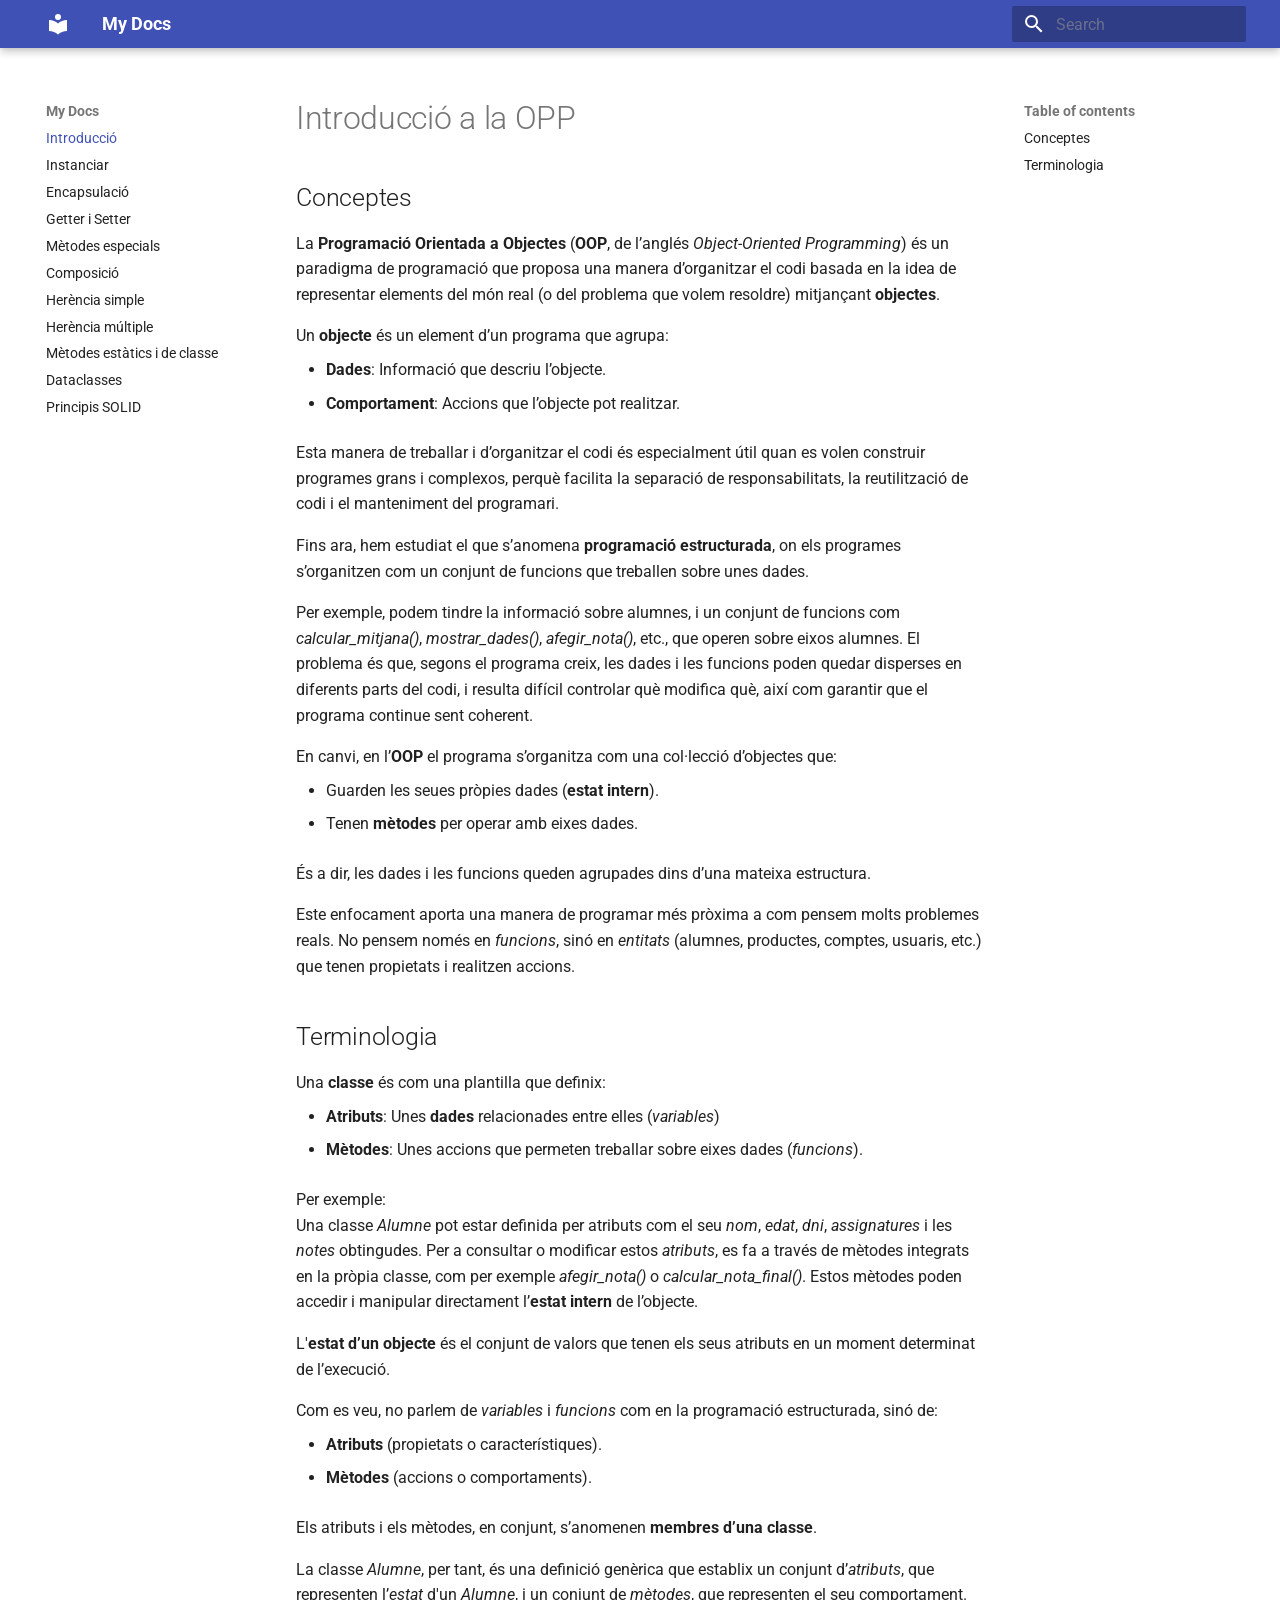
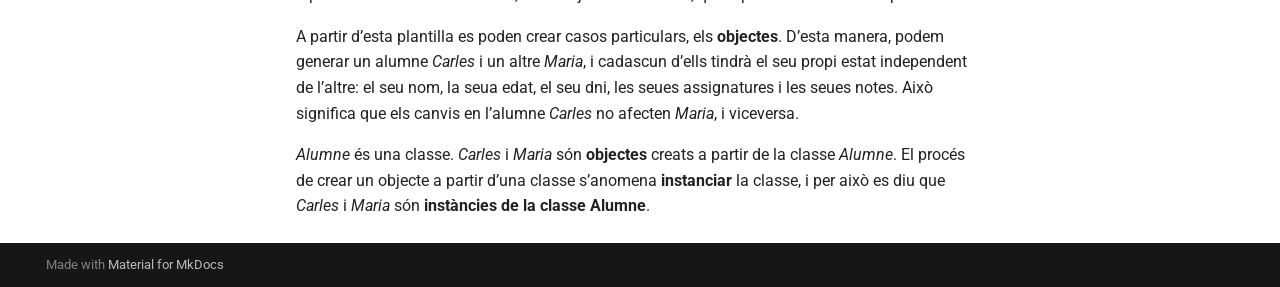
<file: docs/index.html>
<!doctype html>
<html lang="en" class="no-js">
  <head>
    
      <meta charset="utf-8">
      <meta name="viewport" content="width=device-width,initial-scale=1">
      
      
      
      
      
        <link rel="next" href="02-Instanciar/">
      
      
        
      
      
      <link rel="icon" href="assets/favicon.ico">
      <meta name="generator" content="mkdocs-1.6.1, mkdocs-material-9.7.6">
    
    
      
        <title>My Docs</title>
      
    
    
      <link rel="stylesheet" href="assets/stylesheets/main.484c7ddc.min.css">
      
      


    
    
      
    
    
      
        
        
        <link rel="preconnect" href="https://fonts.gstatic.com" crossorigin>
        <link rel="stylesheet" href="https://fonts.googleapis.com/css?family=Roboto:300,300i,400,400i,700,700i%7CRoboto+Mono:400,400i,700,700i&display=fallback">
        <style>:root{--md-text-font:"Roboto";--md-code-font:"Roboto Mono"}</style>
      
    
    
      <link rel="stylesheet" href="css/estils.css">
    
    <script>__md_scope=new URL(".",location),__md_hash=e=>[...e].reduce(((e,_)=>(e<<5)-e+_.charCodeAt(0)),0),__md_get=(e,_=localStorage,t=__md_scope)=>JSON.parse(_.getItem(t.pathname+"."+e)),__md_set=(e,_,t=localStorage,a=__md_scope)=>{try{t.setItem(a.pathname+"."+e,JSON.stringify(_))}catch(e){}}</script>
    
      

    
    
  </head>
  
  
    <body dir="ltr">
  
    
    <input class="md-toggle" data-md-toggle="drawer" type="checkbox" id="__drawer" autocomplete="off">
    <input class="md-toggle" data-md-toggle="search" type="checkbox" id="__search" autocomplete="off">
    <label class="md-overlay" for="__drawer"></label>
    <div data-md-component="skip">
      
        
        <a href="#introduccio-a-la-opp" class="md-skip">
          Skip to content
        </a>
      
    </div>
    <div data-md-component="announce">
      
    </div>
    
    
      

  

<header class="md-header md-header--shadow" data-md-component="header">
  <nav class="md-header__inner md-grid" aria-label="Header">
    <a href="." title="My Docs" class="md-header__button md-logo" aria-label="My Docs" data-md-component="logo">
      
  
  <svg xmlns="http://www.w3.org/2000/svg" viewBox="0 0 24 24"><path d="M12 8a3 3 0 0 0 3-3 3 3 0 0 0-3-3 3 3 0 0 0-3 3 3 3 0 0 0 3 3m0 3.54C9.64 9.35 6.5 8 3 8v11c3.5 0 6.64 1.35 9 3.54 2.36-2.19 5.5-3.54 9-3.54V8c-3.5 0-6.64 1.35-9 3.54"/></svg>

    </a>
    <label class="md-header__button md-icon" for="__drawer">
      
      <svg xmlns="http://www.w3.org/2000/svg" viewBox="0 0 24 24"><path d="M3 6h18v2H3zm0 5h18v2H3zm0 5h18v2H3z"/></svg>
    </label>
    <div class="md-header__title" data-md-component="header-title">
      <div class="md-header__ellipsis">
        <div class="md-header__topic">
          <span class="md-ellipsis">
            My Docs
          </span>
        </div>
        <div class="md-header__topic" data-md-component="header-topic">
          <span class="md-ellipsis">
            
              Introducció
            
          </span>
        </div>
      </div>
    </div>
    
    
      <script>var palette=__md_get("__palette");if(palette&&palette.color){if("(prefers-color-scheme)"===palette.color.media){var media=matchMedia("(prefers-color-scheme: light)"),input=document.querySelector(media.matches?"[data-md-color-media='(prefers-color-scheme: light)']":"[data-md-color-media='(prefers-color-scheme: dark)']");palette.color.media=input.getAttribute("data-md-color-media"),palette.color.scheme=input.getAttribute("data-md-color-scheme"),palette.color.primary=input.getAttribute("data-md-color-primary"),palette.color.accent=input.getAttribute("data-md-color-accent")}for(var[key,value]of Object.entries(palette.color))document.body.setAttribute("data-md-color-"+key,value)}</script>
    
    
    
      
      
        <label class="md-header__button md-icon" for="__search">
          
          <svg xmlns="http://www.w3.org/2000/svg" viewBox="0 0 24 24"><path d="M9.5 3A6.5 6.5 0 0 1 16 9.5c0 1.61-.59 3.09-1.56 4.23l.27.27h.79l5 5-1.5 1.5-5-5v-.79l-.27-.27A6.52 6.52 0 0 1 9.5 16 6.5 6.5 0 0 1 3 9.5 6.5 6.5 0 0 1 9.5 3m0 2C7 5 5 7 5 9.5S7 14 9.5 14 14 12 14 9.5 12 5 9.5 5"/></svg>
        </label>
        <div class="md-search" data-md-component="search" role="dialog">
  <label class="md-search__overlay" for="__search"></label>
  <div class="md-search__inner" role="search">
    <form class="md-search__form" name="search">
      <input type="text" class="md-search__input" name="query" aria-label="Search" placeholder="Search" autocapitalize="off" autocorrect="off" autocomplete="off" spellcheck="false" data-md-component="search-query" required>
      <label class="md-search__icon md-icon" for="__search">
        
        <svg xmlns="http://www.w3.org/2000/svg" viewBox="0 0 24 24"><path d="M9.5 3A6.5 6.5 0 0 1 16 9.5c0 1.61-.59 3.09-1.56 4.23l.27.27h.79l5 5-1.5 1.5-5-5v-.79l-.27-.27A6.52 6.52 0 0 1 9.5 16 6.5 6.5 0 0 1 3 9.5 6.5 6.5 0 0 1 9.5 3m0 2C7 5 5 7 5 9.5S7 14 9.5 14 14 12 14 9.5 12 5 9.5 5"/></svg>
        
        <svg xmlns="http://www.w3.org/2000/svg" viewBox="0 0 24 24"><path d="M20 11v2H8l5.5 5.5-1.42 1.42L4.16 12l7.92-7.92L13.5 5.5 8 11z"/></svg>
      </label>
      <nav class="md-search__options" aria-label="Search">
        
        <button type="reset" class="md-search__icon md-icon" title="Clear" aria-label="Clear" tabindex="-1">
          
          <svg xmlns="http://www.w3.org/2000/svg" viewBox="0 0 24 24"><path d="M19 6.41 17.59 5 12 10.59 6.41 5 5 6.41 10.59 12 5 17.59 6.41 19 12 13.41 17.59 19 19 17.59 13.41 12z"/></svg>
        </button>
      </nav>
      
    </form>
    <div class="md-search__output">
      <div class="md-search__scrollwrap" tabindex="0" data-md-scrollfix>
        <div class="md-search-result" data-md-component="search-result">
          <div class="md-search-result__meta">
            Initializing search
          </div>
          <ol class="md-search-result__list" role="presentation"></ol>
        </div>
      </div>
    </div>
  </div>
</div>
      
    
    
  </nav>
  
</header>
    
    <div class="md-container" data-md-component="container">
      
      
        
          
        
      
      <main class="md-main" data-md-component="main">
        <div class="md-main__inner md-grid">
          
            
              
              <div class="md-sidebar md-sidebar--primary" data-md-component="sidebar" data-md-type="navigation" >
                <div class="md-sidebar__scrollwrap">
                  <div class="md-sidebar__inner">
                    



<nav class="md-nav md-nav--primary" aria-label="Navigation" data-md-level="0">
  <label class="md-nav__title" for="__drawer">
    <a href="." title="My Docs" class="md-nav__button md-logo" aria-label="My Docs" data-md-component="logo">
      
  
  <svg xmlns="http://www.w3.org/2000/svg" viewBox="0 0 24 24"><path d="M12 8a3 3 0 0 0 3-3 3 3 0 0 0-3-3 3 3 0 0 0-3 3 3 3 0 0 0 3 3m0 3.54C9.64 9.35 6.5 8 3 8v11c3.5 0 6.64 1.35 9 3.54 2.36-2.19 5.5-3.54 9-3.54V8c-3.5 0-6.64 1.35-9 3.54"/></svg>

    </a>
    My Docs
  </label>
  
  <ul class="md-nav__list" data-md-scrollfix>
    
      
      
  
  
    
  
  
  
    <li class="md-nav__item md-nav__item--active">
      
      <input class="md-nav__toggle md-toggle" type="checkbox" id="__toc">
      
      
        
      
      
        <label class="md-nav__link md-nav__link--active" for="__toc">
          
  
  
  <span class="md-ellipsis">
    
  
    Introducció
  

    
  </span>
  
  

          <span class="md-nav__icon md-icon"></span>
        </label>
      
      <a href="." class="md-nav__link md-nav__link--active">
        
  
  
  <span class="md-ellipsis">
    
  
    Introducció
  

    
  </span>
  
  

      </a>
      
        

<nav class="md-nav md-nav--secondary" aria-label="Table of contents">
  
  
  
    
  
  
    <label class="md-nav__title" for="__toc">
      <span class="md-nav__icon md-icon"></span>
      Table of contents
    </label>
    <ul class="md-nav__list" data-md-component="toc" data-md-scrollfix>
      
        <li class="md-nav__item">
  <a href="#conceptes" class="md-nav__link">
    <span class="md-ellipsis">
      
        Conceptes
      
    </span>
  </a>
  
</li>
      
        <li class="md-nav__item">
  <a href="#terminologia" class="md-nav__link">
    <span class="md-ellipsis">
      
        Terminologia
      
    </span>
  </a>
  
</li>
      
    </ul>
  
</nav>
      
    </li>
  

    
      
      
  
  
  
  
    <li class="md-nav__item">
      <a href="02-Instanciar/" class="md-nav__link">
        
  
  
  <span class="md-ellipsis">
    
  
    Instanciar
  

    
  </span>
  
  

      </a>
    </li>
  

    
      
      
  
  
  
  
    <li class="md-nav__item">
      <a href="03-Encapsulacio/" class="md-nav__link">
        
  
  
  <span class="md-ellipsis">
    
  
    Encapsulació
  

    
  </span>
  
  

      </a>
    </li>
  

    
      
      
  
  
  
  
    <li class="md-nav__item">
      <a href="04-getter_setter/" class="md-nav__link">
        
  
  
  <span class="md-ellipsis">
    
  
    Getter i Setter
  

    
  </span>
  
  

      </a>
    </li>
  

    
      
      
  
  
  
  
    <li class="md-nav__item">
      <a href="05-metodes_especials/" class="md-nav__link">
        
  
  
  <span class="md-ellipsis">
    
  
    Mètodes especials
  

    
  </span>
  
  

      </a>
    </li>
  

    
      
      
  
  
  
  
    <li class="md-nav__item">
      <a href="06-composicio_objectes/" class="md-nav__link">
        
  
  
  <span class="md-ellipsis">
    
  
    Composició
  

    
  </span>
  
  

      </a>
    </li>
  

    
      
      
  
  
  
  
    <li class="md-nav__item">
      <a href="07-herencia/" class="md-nav__link">
        
  
  
  <span class="md-ellipsis">
    
  
    Herència simple
  

    
  </span>
  
  

      </a>
    </li>
  

    
      
      
  
  
  
  
    <li class="md-nav__item">
      <a href="08-herencia_multiple/" class="md-nav__link">
        
  
  
  <span class="md-ellipsis">
    
  
    Herència múltiple
  

    
  </span>
  
  

      </a>
    </li>
  

    
      
      
  
  
  
  
    <li class="md-nav__item">
      <a href="09-metodes_estatics_classe/" class="md-nav__link">
        
  
  
  <span class="md-ellipsis">
    
  
    Mètodes estàtics i de classe
  

    
  </span>
  
  

      </a>
    </li>
  

    
      
      
  
  
  
  
    <li class="md-nav__item">
      <a href="10-dataclasses/" class="md-nav__link">
        
  
  
  <span class="md-ellipsis">
    
  
    Dataclasses
  

    
  </span>
  
  

      </a>
    </li>
  

    
      
      
  
  
  
  
    <li class="md-nav__item">
      <a href="11-solid/" class="md-nav__link">
        
  
  
  <span class="md-ellipsis">
    
  
    Principis SOLID
  

    
  </span>
  
  

      </a>
    </li>
  

    
  </ul>
</nav>
                  </div>
                </div>
              </div>
            
            
              
              <div class="md-sidebar md-sidebar--secondary" data-md-component="sidebar" data-md-type="toc" >
                <div class="md-sidebar__scrollwrap">
                  <div class="md-sidebar__inner">
                    

<nav class="md-nav md-nav--secondary" aria-label="Table of contents">
  
  
  
    
  
  
    <label class="md-nav__title" for="__toc">
      <span class="md-nav__icon md-icon"></span>
      Table of contents
    </label>
    <ul class="md-nav__list" data-md-component="toc" data-md-scrollfix>
      
        <li class="md-nav__item">
  <a href="#conceptes" class="md-nav__link">
    <span class="md-ellipsis">
      
        Conceptes
      
    </span>
  </a>
  
</li>
      
        <li class="md-nav__item">
  <a href="#terminologia" class="md-nav__link">
    <span class="md-ellipsis">
      
        Terminologia
      
    </span>
  </a>
  
</li>
      
    </ul>
  
</nav>
                  </div>
                </div>
              </div>
            
          
          
            <div class="md-content" data-md-component="content">
              
              <article class="md-content__inner md-typeset">
                
                  



<h1 id="introduccio-a-la-opp">Introducció a la OPP</h1>
<h2 id="conceptes">Conceptes</h2>
<p>La <strong>Programació Orientada a Objectes</strong> (<strong>OOP</strong>, de l’anglés <em>Object-Oriented Programming</em>) és un paradigma de programació que proposa una manera d’organitzar el codi basada en la idea de representar elements del món real (o del problema que volem resoldre) mitjançant <strong>objectes</strong>.</p>
<p>Un <strong>objecte</strong> és un element d’un programa que agrupa:</p>
<ul>
<li>
<p><strong>Dades</strong>: Informació que descriu l’objecte.</p>
</li>
<li>
<p><strong>Comportament</strong>: Accions que l’objecte pot realitzar.</p>
</li>
</ul>
<p>Esta manera de treballar i d’organitzar el codi és especialment útil quan es volen construir programes grans i complexos, perquè facilita la separació de responsabilitats, la reutilització de codi i el manteniment del programari.</p>
<p>Fins ara, hem estudiat el que s’anomena <strong>programació estructurada</strong>, on els programes s’organitzen com un conjunt de funcions que treballen sobre unes dades.</p>
<p>Per exemple, podem tindre la informació sobre alumnes, i un conjunt de funcions com <em>calcular_mitjana()</em>, <em>mostrar_dades()</em>, <em>afegir_nota()</em>, etc., que operen sobre eixos alumnes. El problema és que, segons el programa creix, les dades i les funcions poden quedar disperses en diferents parts del codi, i resulta difícil controlar què modifica què, així com garantir que el programa continue sent coherent.</p>
<p>En canvi, en l’<strong>OOP</strong> el programa s’organitza com una col·lecció d’objectes que:</p>
<ul>
<li>
<p>Guarden les seues pròpies dades (<strong>estat intern</strong>).</p>
</li>
<li>
<p>Tenen <strong>mètodes</strong> per operar amb eixes dades.</p>
</li>
</ul>
<p>És a dir, les dades i les funcions queden agrupades dins d’una mateixa estructura.</p>
<p>Este enfocament aporta una manera de programar més pròxima a com pensem molts problemes reals. No pensem només en <em>funcions</em>, sinó en <em>entitats</em> (alumnes, productes, comptes, usuaris, etc.) que tenen propietats i realitzen accions.</p>
<h2 id="terminologia">Terminologia</h2>
<p>Una <strong>classe</strong> és com una plantilla que definix:</p>
<ul>
<li>
<p><strong>Atributs</strong>: Unes <strong>dades</strong> relacionades entre elles (<em>variables</em>)</p>
</li>
<li>
<p><strong>Mètodes</strong>: Unes accions que permeten treballar sobre eixes dades (<em>funcions</em>).</p>
</li>
</ul>
<p>Per exemple: <br>
Una classe <em>Alumne</em> pot estar definida per atributs com el seu <em>nom</em>, <em>edat</em>, <em>dni</em>, <em>assignatures</em> i les <em>notes</em> obtingudes. Per a consultar o modificar estos <em>atributs</em>, es fa a través de mètodes integrats en la pròpia classe, com per exemple <em>afegir_nota()</em> o <em>calcular_nota_final()</em>. Estos mètodes poden accedir i manipular directament l’<strong>estat intern</strong> de l’objecte.</p>
<p>L'<strong>estat d’un objecte</strong> és el conjunt de valors que tenen els seus atributs en un moment determinat de l’execució.</p>
<p>Com es veu, no parlem de <em>variables</em> i <em>funcions</em> com en la programació estructurada, sinó de:</p>
<ul>
<li>
<p><strong>Atributs</strong> (propietats o característiques).</p>
</li>
<li>
<p><strong>Mètodes</strong> (accions o comportaments).</p>
</li>
</ul>
<p>Els atributs i els mètodes, en conjunt, s’anomenen <strong>membres d’una classe</strong>.</p>
<p>La classe <em>Alumne</em>, per tant, és una definició genèrica que establix un conjunt d’<em>atributs</em>, que representen l’<em>estat</em> d'un <em>Alumne</em>, i un conjunt de <em>mètodes</em>, que representen el seu comportament.</p>
<p>A partir d’esta plantilla es poden crear casos particulars, els <strong>objectes</strong>. D’esta manera, podem generar un alumne <em>Carles</em> i un altre <em>Maria</em>, i cadascun d’ells tindrà el seu propi estat independent de l’altre: el seu nom, la seua edat, el seu dni, les seues assignatures i les seues notes. Això significa que els canvis en l’alumne <em>Carles</em> no afecten <em>Maria</em>, i viceversa.</p>
<p><em>Alumne</em> és una classe. <em>Carles</em> i <em>Maria</em> són <strong>objectes</strong> creats a partir de la classe <em>Alumne</em>. El procés de crear un objecte a partir d’una classe s’anomena <strong>instanciar</strong> la classe, i per això es diu que <em>Carles</em> i <em>Maria</em> són <strong>instàncies de la classe Alumne</strong>.</p>












                
              </article>
            </div>
          
          
<script>var target=document.getElementById(location.hash.slice(1));target&&target.name&&(target.checked=target.name.startsWith("__tabbed_"))</script>
        </div>
        
      </main>
      
        <footer class="md-footer">
  
  <div class="md-footer-meta md-typeset">
    <div class="md-footer-meta__inner md-grid">
      <div class="md-copyright">
  
  
    Made with
    <a href="https://squidfunk.github.io/mkdocs-material/" target="_blank" rel="noopener">
      Material for MkDocs
    </a>
  
</div>
      
    </div>
  </div>
</footer>
      
    </div>
    <div class="md-dialog" data-md-component="dialog">
      <div class="md-dialog__inner md-typeset"></div>
    </div>
    
    
    
      
      
      <script id="__config" type="application/json">{"annotate": null, "base": ".", "features": [], "search": "assets/javascripts/workers/search.2c215733.min.js", "tags": null, "translations": {"clipboard.copied": "Copied to clipboard", "clipboard.copy": "Copy to clipboard", "search.result.more.one": "1 more on this page", "search.result.more.other": "# more on this page", "search.result.none": "No matching documents", "search.result.one": "1 matching document", "search.result.other": "# matching documents", "search.result.placeholder": "Type to start searching", "search.result.term.missing": "Missing", "select.version": "Select version"}, "version": null}</script>
    
    
      <script src="assets/javascripts/bundle.79ae519e.min.js"></script>
      
    
  </body>
</html>
</file>
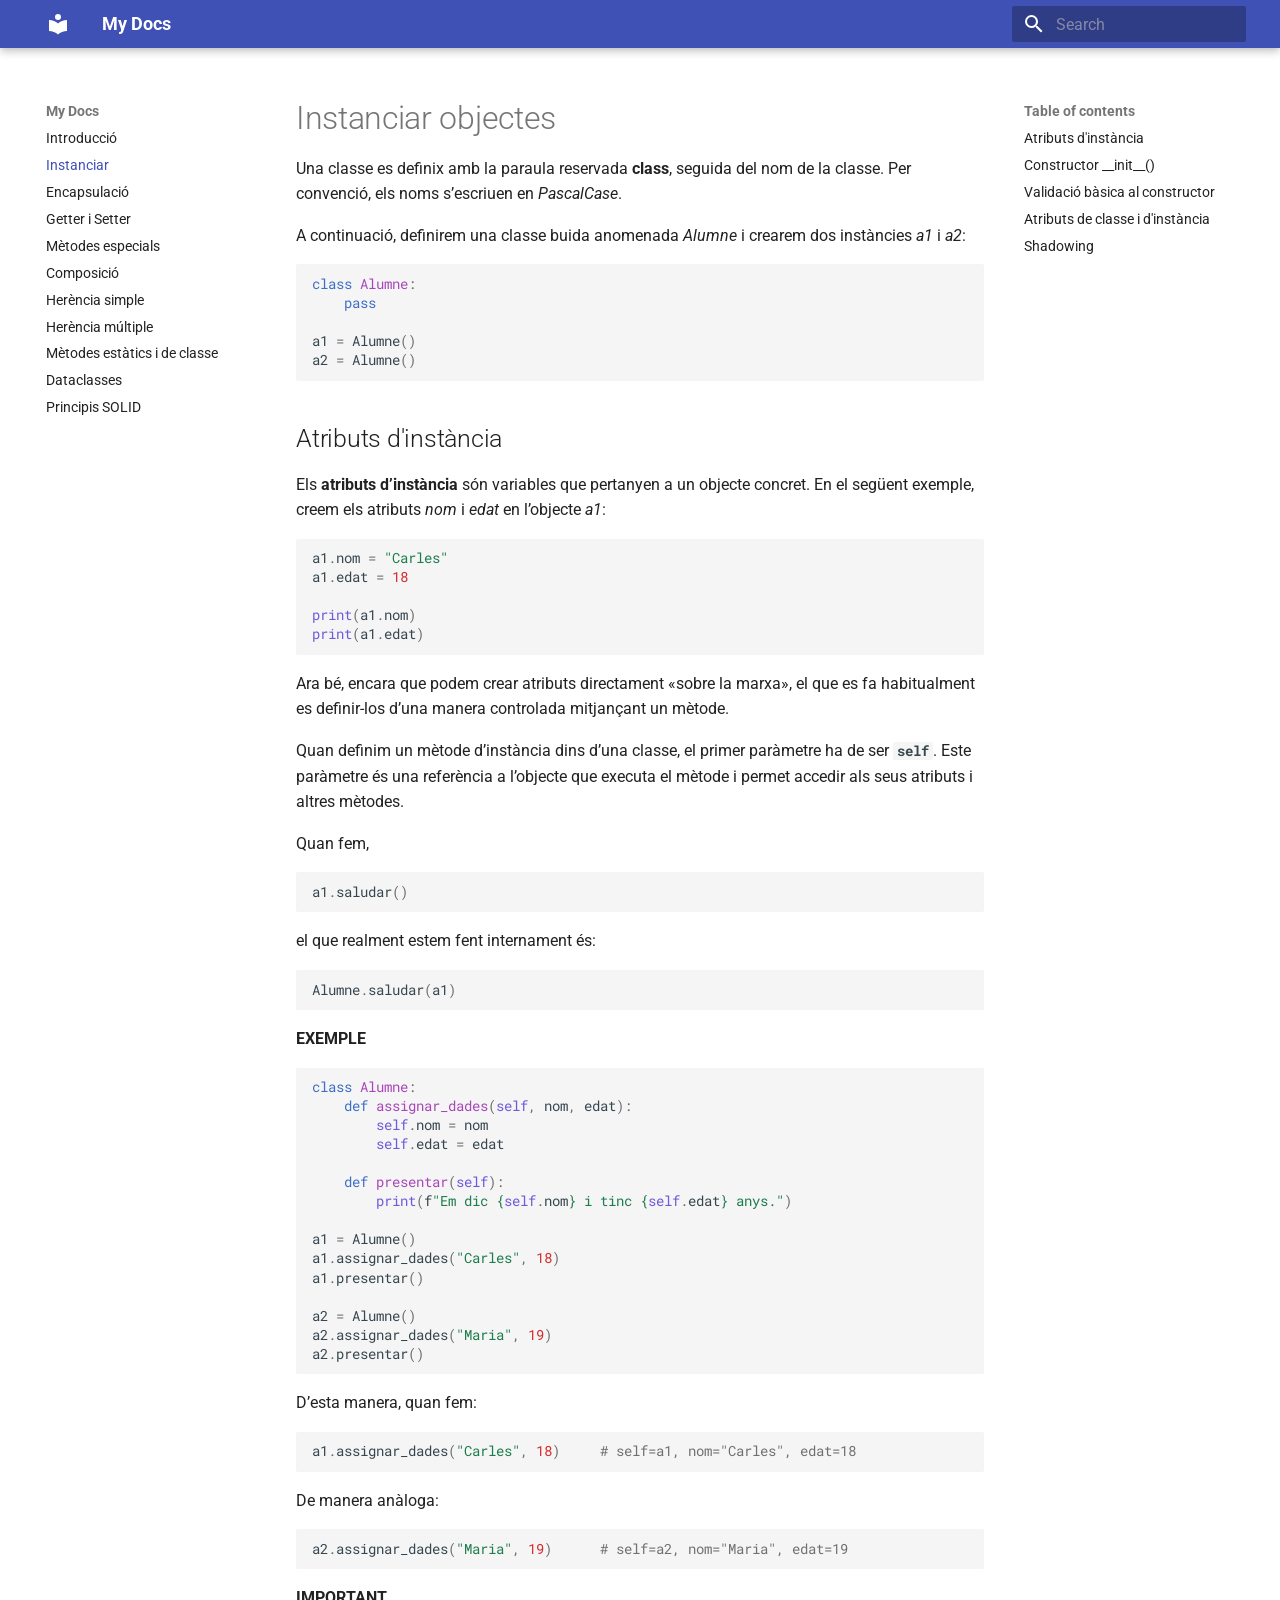
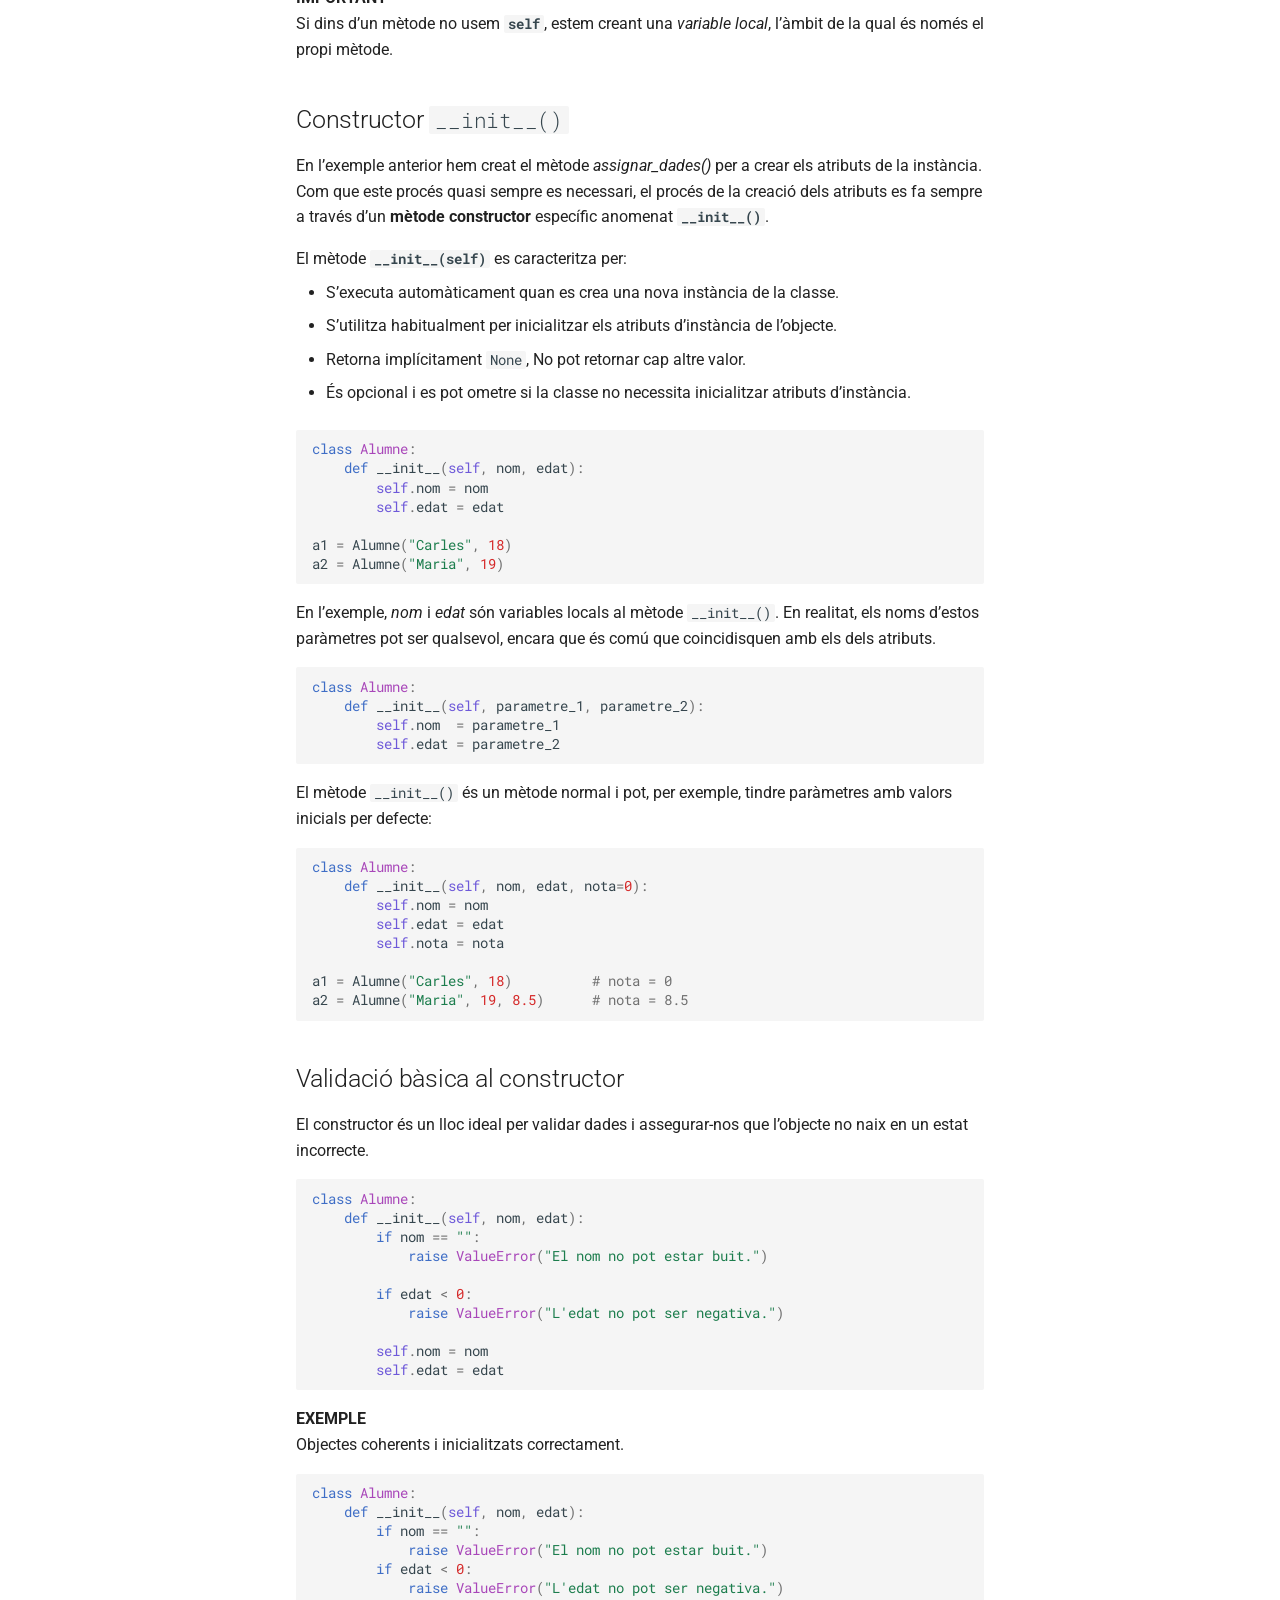
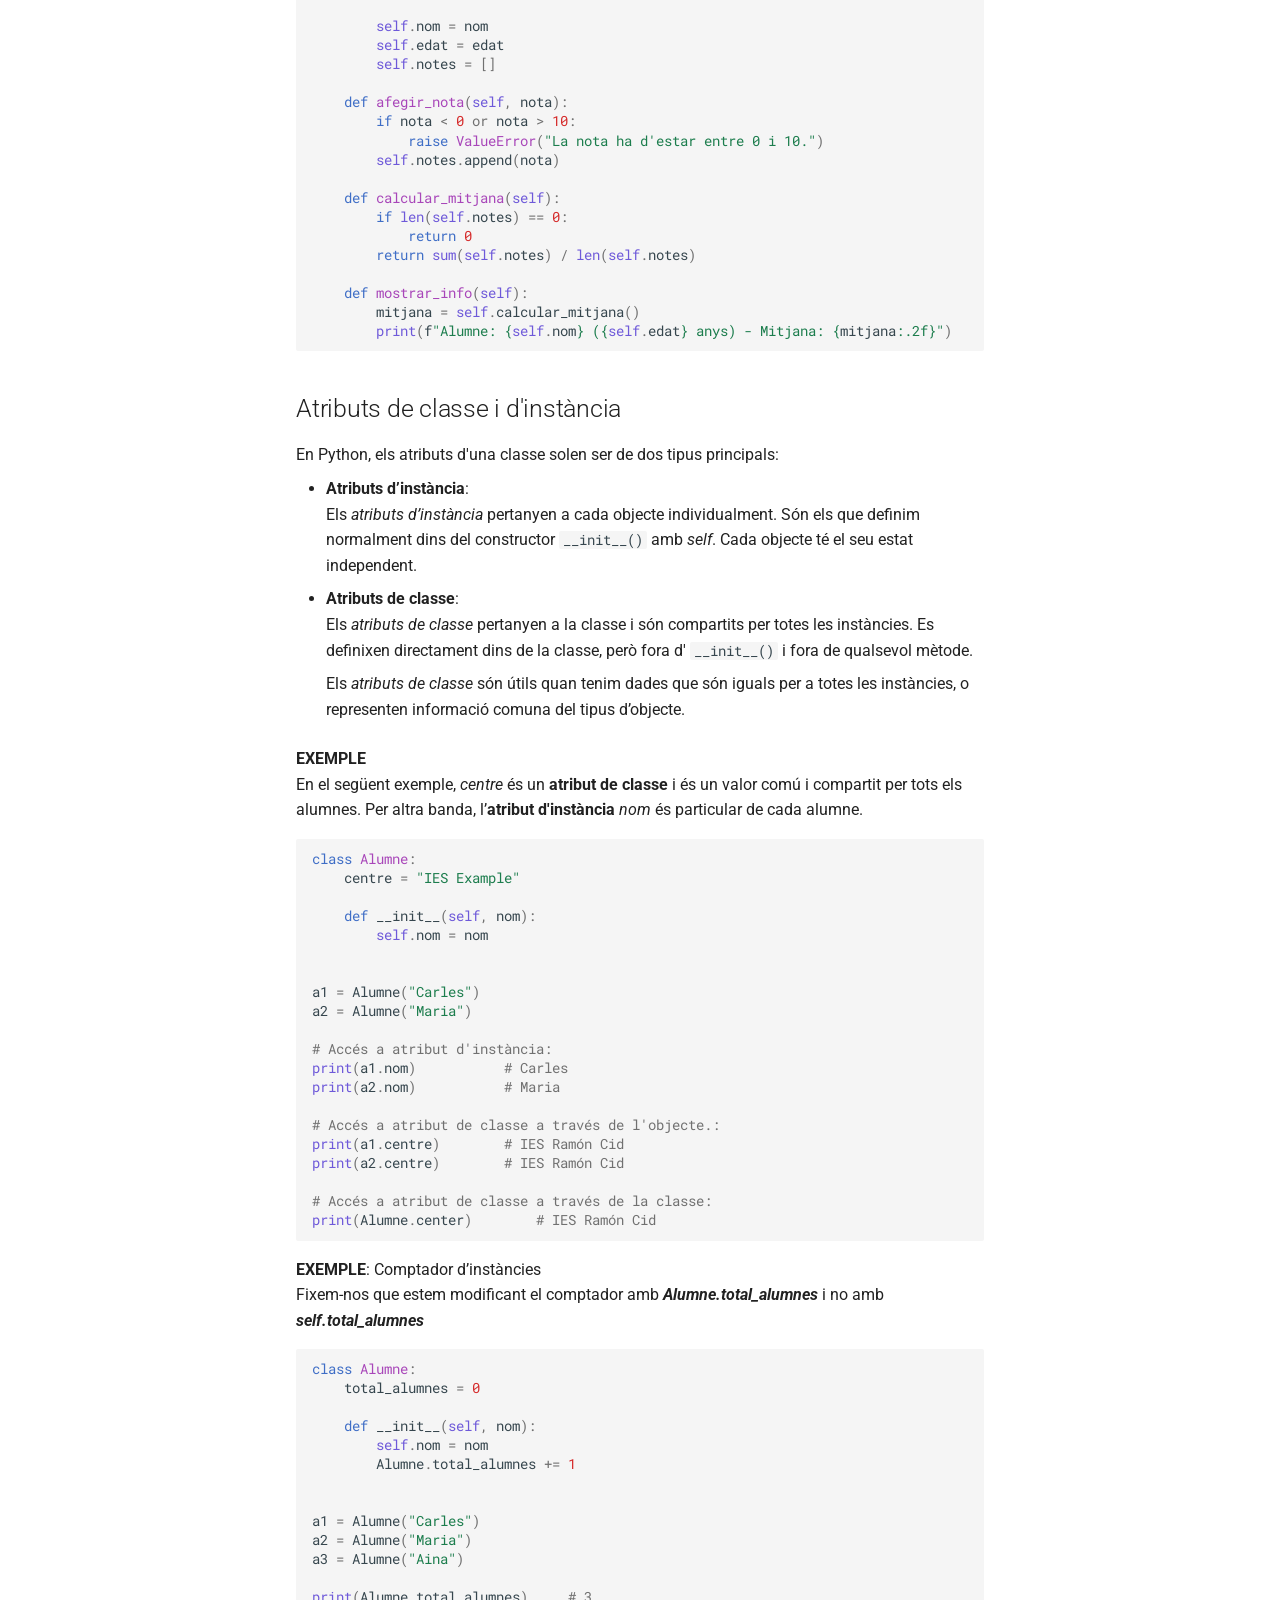
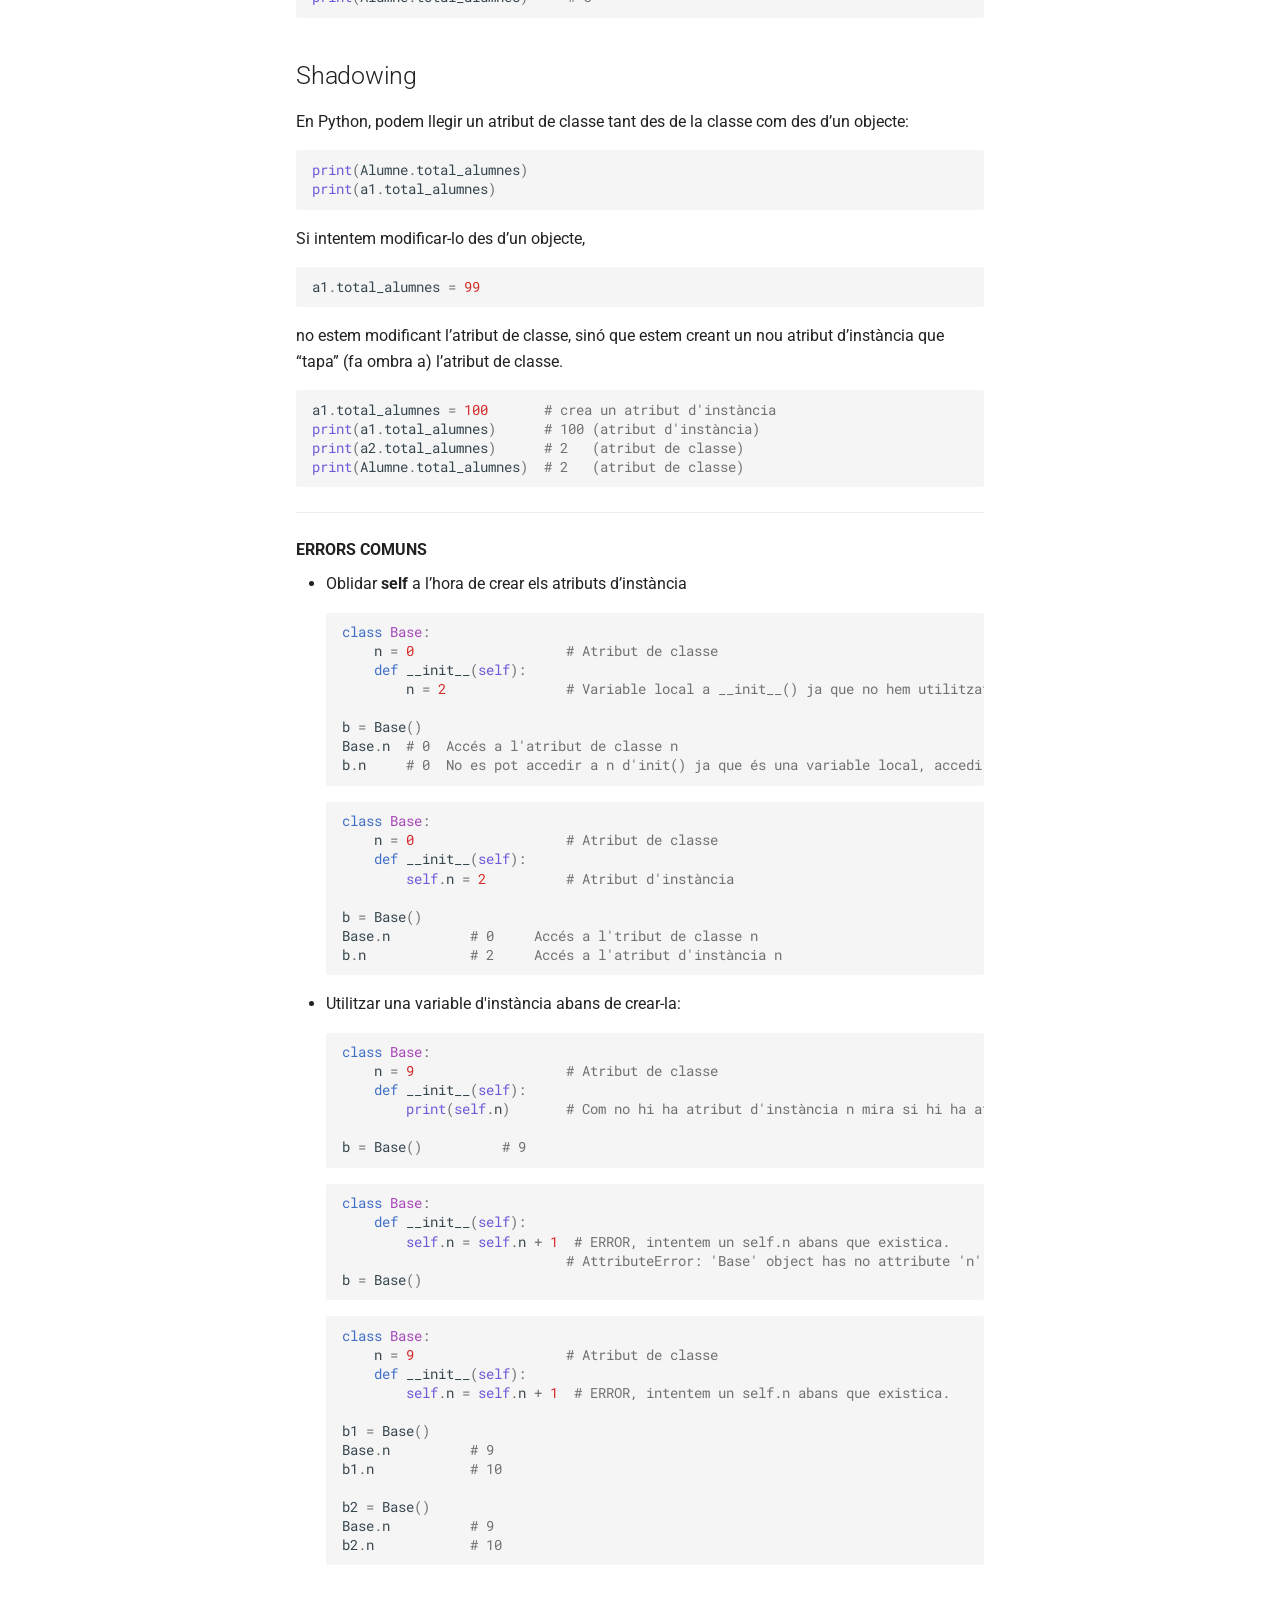
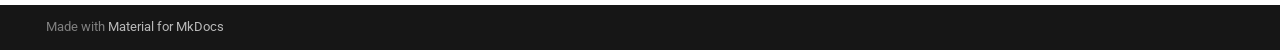
<file: docs/02-Instanciar/index.html>
<!doctype html>
<html lang="en" class="no-js">
  <head>
    
      <meta charset="utf-8">
      <meta name="viewport" content="width=device-width,initial-scale=1">
      
      
      
      
        <link rel="prev" href="..">
      
      
        <link rel="next" href="../03-Encapsulacio/">
      
      
        
      
      
      <link rel="icon" href="../assets/favicon.ico">
      <meta name="generator" content="mkdocs-1.6.1, mkdocs-material-9.7.6">
    
    
      
        <title>Instanciar - My Docs</title>
      
    
    
      <link rel="stylesheet" href="../assets/stylesheets/main.484c7ddc.min.css">
      
      


    
    
      
    
    
      
        
        
        <link rel="preconnect" href="https://fonts.gstatic.com" crossorigin>
        <link rel="stylesheet" href="https://fonts.googleapis.com/css?family=Roboto:300,300i,400,400i,700,700i%7CRoboto+Mono:400,400i,700,700i&display=fallback">
        <style>:root{--md-text-font:"Roboto";--md-code-font:"Roboto Mono"}</style>
      
    
    
      <link rel="stylesheet" href="../css/estils.css">
    
    <script>__md_scope=new URL("..",location),__md_hash=e=>[...e].reduce(((e,_)=>(e<<5)-e+_.charCodeAt(0)),0),__md_get=(e,_=localStorage,t=__md_scope)=>JSON.parse(_.getItem(t.pathname+"."+e)),__md_set=(e,_,t=localStorage,a=__md_scope)=>{try{t.setItem(a.pathname+"."+e,JSON.stringify(_))}catch(e){}}</script>
    
      

    
    
  </head>
  
  
    <body dir="ltr">
  
    
    <input class="md-toggle" data-md-toggle="drawer" type="checkbox" id="__drawer" autocomplete="off">
    <input class="md-toggle" data-md-toggle="search" type="checkbox" id="__search" autocomplete="off">
    <label class="md-overlay" for="__drawer"></label>
    <div data-md-component="skip">
      
        
        <a href="#instanciar-objectes" class="md-skip">
          Skip to content
        </a>
      
    </div>
    <div data-md-component="announce">
      
    </div>
    
    
      

  

<header class="md-header md-header--shadow" data-md-component="header">
  <nav class="md-header__inner md-grid" aria-label="Header">
    <a href=".." title="My Docs" class="md-header__button md-logo" aria-label="My Docs" data-md-component="logo">
      
  
  <svg xmlns="http://www.w3.org/2000/svg" viewBox="0 0 24 24"><path d="M12 8a3 3 0 0 0 3-3 3 3 0 0 0-3-3 3 3 0 0 0-3 3 3 3 0 0 0 3 3m0 3.54C9.64 9.35 6.5 8 3 8v11c3.5 0 6.64 1.35 9 3.54 2.36-2.19 5.5-3.54 9-3.54V8c-3.5 0-6.64 1.35-9 3.54"/></svg>

    </a>
    <label class="md-header__button md-icon" for="__drawer">
      
      <svg xmlns="http://www.w3.org/2000/svg" viewBox="0 0 24 24"><path d="M3 6h18v2H3zm0 5h18v2H3zm0 5h18v2H3z"/></svg>
    </label>
    <div class="md-header__title" data-md-component="header-title">
      <div class="md-header__ellipsis">
        <div class="md-header__topic">
          <span class="md-ellipsis">
            My Docs
          </span>
        </div>
        <div class="md-header__topic" data-md-component="header-topic">
          <span class="md-ellipsis">
            
              Instanciar
            
          </span>
        </div>
      </div>
    </div>
    
    
      <script>var palette=__md_get("__palette");if(palette&&palette.color){if("(prefers-color-scheme)"===palette.color.media){var media=matchMedia("(prefers-color-scheme: light)"),input=document.querySelector(media.matches?"[data-md-color-media='(prefers-color-scheme: light)']":"[data-md-color-media='(prefers-color-scheme: dark)']");palette.color.media=input.getAttribute("data-md-color-media"),palette.color.scheme=input.getAttribute("data-md-color-scheme"),palette.color.primary=input.getAttribute("data-md-color-primary"),palette.color.accent=input.getAttribute("data-md-color-accent")}for(var[key,value]of Object.entries(palette.color))document.body.setAttribute("data-md-color-"+key,value)}</script>
    
    
    
      
      
        <label class="md-header__button md-icon" for="__search">
          
          <svg xmlns="http://www.w3.org/2000/svg" viewBox="0 0 24 24"><path d="M9.5 3A6.5 6.5 0 0 1 16 9.5c0 1.61-.59 3.09-1.56 4.23l.27.27h.79l5 5-1.5 1.5-5-5v-.79l-.27-.27A6.52 6.52 0 0 1 9.5 16 6.5 6.5 0 0 1 3 9.5 6.5 6.5 0 0 1 9.5 3m0 2C7 5 5 7 5 9.5S7 14 9.5 14 14 12 14 9.5 12 5 9.5 5"/></svg>
        </label>
        <div class="md-search" data-md-component="search" role="dialog">
  <label class="md-search__overlay" for="__search"></label>
  <div class="md-search__inner" role="search">
    <form class="md-search__form" name="search">
      <input type="text" class="md-search__input" name="query" aria-label="Search" placeholder="Search" autocapitalize="off" autocorrect="off" autocomplete="off" spellcheck="false" data-md-component="search-query" required>
      <label class="md-search__icon md-icon" for="__search">
        
        <svg xmlns="http://www.w3.org/2000/svg" viewBox="0 0 24 24"><path d="M9.5 3A6.5 6.5 0 0 1 16 9.5c0 1.61-.59 3.09-1.56 4.23l.27.27h.79l5 5-1.5 1.5-5-5v-.79l-.27-.27A6.52 6.52 0 0 1 9.5 16 6.5 6.5 0 0 1 3 9.5 6.5 6.5 0 0 1 9.5 3m0 2C7 5 5 7 5 9.5S7 14 9.5 14 14 12 14 9.5 12 5 9.5 5"/></svg>
        
        <svg xmlns="http://www.w3.org/2000/svg" viewBox="0 0 24 24"><path d="M20 11v2H8l5.5 5.5-1.42 1.42L4.16 12l7.92-7.92L13.5 5.5 8 11z"/></svg>
      </label>
      <nav class="md-search__options" aria-label="Search">
        
        <button type="reset" class="md-search__icon md-icon" title="Clear" aria-label="Clear" tabindex="-1">
          
          <svg xmlns="http://www.w3.org/2000/svg" viewBox="0 0 24 24"><path d="M19 6.41 17.59 5 12 10.59 6.41 5 5 6.41 10.59 12 5 17.59 6.41 19 12 13.41 17.59 19 19 17.59 13.41 12z"/></svg>
        </button>
      </nav>
      
    </form>
    <div class="md-search__output">
      <div class="md-search__scrollwrap" tabindex="0" data-md-scrollfix>
        <div class="md-search-result" data-md-component="search-result">
          <div class="md-search-result__meta">
            Initializing search
          </div>
          <ol class="md-search-result__list" role="presentation"></ol>
        </div>
      </div>
    </div>
  </div>
</div>
      
    
    
  </nav>
  
</header>
    
    <div class="md-container" data-md-component="container">
      
      
        
          
        
      
      <main class="md-main" data-md-component="main">
        <div class="md-main__inner md-grid">
          
            
              
              <div class="md-sidebar md-sidebar--primary" data-md-component="sidebar" data-md-type="navigation" >
                <div class="md-sidebar__scrollwrap">
                  <div class="md-sidebar__inner">
                    



<nav class="md-nav md-nav--primary" aria-label="Navigation" data-md-level="0">
  <label class="md-nav__title" for="__drawer">
    <a href=".." title="My Docs" class="md-nav__button md-logo" aria-label="My Docs" data-md-component="logo">
      
  
  <svg xmlns="http://www.w3.org/2000/svg" viewBox="0 0 24 24"><path d="M12 8a3 3 0 0 0 3-3 3 3 0 0 0-3-3 3 3 0 0 0-3 3 3 3 0 0 0 3 3m0 3.54C9.64 9.35 6.5 8 3 8v11c3.5 0 6.64 1.35 9 3.54 2.36-2.19 5.5-3.54 9-3.54V8c-3.5 0-6.64 1.35-9 3.54"/></svg>

    </a>
    My Docs
  </label>
  
  <ul class="md-nav__list" data-md-scrollfix>
    
      
      
  
  
  
  
    <li class="md-nav__item">
      <a href=".." class="md-nav__link">
        
  
  
  <span class="md-ellipsis">
    
  
    Introducció
  

    
  </span>
  
  

      </a>
    </li>
  

    
      
      
  
  
    
  
  
  
    <li class="md-nav__item md-nav__item--active">
      
      <input class="md-nav__toggle md-toggle" type="checkbox" id="__toc">
      
      
        
      
      
        <label class="md-nav__link md-nav__link--active" for="__toc">
          
  
  
  <span class="md-ellipsis">
    
  
    Instanciar
  

    
  </span>
  
  

          <span class="md-nav__icon md-icon"></span>
        </label>
      
      <a href="./" class="md-nav__link md-nav__link--active">
        
  
  
  <span class="md-ellipsis">
    
  
    Instanciar
  

    
  </span>
  
  

      </a>
      
        

<nav class="md-nav md-nav--secondary" aria-label="Table of contents">
  
  
  
    
  
  
    <label class="md-nav__title" for="__toc">
      <span class="md-nav__icon md-icon"></span>
      Table of contents
    </label>
    <ul class="md-nav__list" data-md-component="toc" data-md-scrollfix>
      
        <li class="md-nav__item">
  <a href="#atributs-dinstancia" class="md-nav__link">
    <span class="md-ellipsis">
      
        Atributs d'instància
      
    </span>
  </a>
  
</li>
      
        <li class="md-nav__item">
  <a href="#constructor-__init__" class="md-nav__link">
    <span class="md-ellipsis">
      
        Constructor __init__()
      
    </span>
  </a>
  
</li>
      
        <li class="md-nav__item">
  <a href="#validacio-basica-al-constructor" class="md-nav__link">
    <span class="md-ellipsis">
      
        Validació bàsica al constructor
      
    </span>
  </a>
  
</li>
      
        <li class="md-nav__item">
  <a href="#atributs-de-classe-i-dinstancia" class="md-nav__link">
    <span class="md-ellipsis">
      
        Atributs de classe i d'instància
      
    </span>
  </a>
  
</li>
      
        <li class="md-nav__item">
  <a href="#shadowing" class="md-nav__link">
    <span class="md-ellipsis">
      
        Shadowing
      
    </span>
  </a>
  
</li>
      
    </ul>
  
</nav>
      
    </li>
  

    
      
      
  
  
  
  
    <li class="md-nav__item">
      <a href="../03-Encapsulacio/" class="md-nav__link">
        
  
  
  <span class="md-ellipsis">
    
  
    Encapsulació
  

    
  </span>
  
  

      </a>
    </li>
  

    
      
      
  
  
  
  
    <li class="md-nav__item">
      <a href="../04-getter_setter/" class="md-nav__link">
        
  
  
  <span class="md-ellipsis">
    
  
    Getter i Setter
  

    
  </span>
  
  

      </a>
    </li>
  

    
      
      
  
  
  
  
    <li class="md-nav__item">
      <a href="../05-metodes_especials/" class="md-nav__link">
        
  
  
  <span class="md-ellipsis">
    
  
    Mètodes especials
  

    
  </span>
  
  

      </a>
    </li>
  

    
      
      
  
  
  
  
    <li class="md-nav__item">
      <a href="../06-composicio_objectes/" class="md-nav__link">
        
  
  
  <span class="md-ellipsis">
    
  
    Composició
  

    
  </span>
  
  

      </a>
    </li>
  

    
      
      
  
  
  
  
    <li class="md-nav__item">
      <a href="../07-herencia/" class="md-nav__link">
        
  
  
  <span class="md-ellipsis">
    
  
    Herència simple
  

    
  </span>
  
  

      </a>
    </li>
  

    
      
      
  
  
  
  
    <li class="md-nav__item">
      <a href="../08-herencia_multiple/" class="md-nav__link">
        
  
  
  <span class="md-ellipsis">
    
  
    Herència múltiple
  

    
  </span>
  
  

      </a>
    </li>
  

    
      
      
  
  
  
  
    <li class="md-nav__item">
      <a href="../09-metodes_estatics_classe/" class="md-nav__link">
        
  
  
  <span class="md-ellipsis">
    
  
    Mètodes estàtics i de classe
  

    
  </span>
  
  

      </a>
    </li>
  

    
      
      
  
  
  
  
    <li class="md-nav__item">
      <a href="../10-dataclasses/" class="md-nav__link">
        
  
  
  <span class="md-ellipsis">
    
  
    Dataclasses
  

    
  </span>
  
  

      </a>
    </li>
  

    
      
      
  
  
  
  
    <li class="md-nav__item">
      <a href="../11-solid/" class="md-nav__link">
        
  
  
  <span class="md-ellipsis">
    
  
    Principis SOLID
  

    
  </span>
  
  

      </a>
    </li>
  

    
  </ul>
</nav>
                  </div>
                </div>
              </div>
            
            
              
              <div class="md-sidebar md-sidebar--secondary" data-md-component="sidebar" data-md-type="toc" >
                <div class="md-sidebar__scrollwrap">
                  <div class="md-sidebar__inner">
                    

<nav class="md-nav md-nav--secondary" aria-label="Table of contents">
  
  
  
    
  
  
    <label class="md-nav__title" for="__toc">
      <span class="md-nav__icon md-icon"></span>
      Table of contents
    </label>
    <ul class="md-nav__list" data-md-component="toc" data-md-scrollfix>
      
        <li class="md-nav__item">
  <a href="#atributs-dinstancia" class="md-nav__link">
    <span class="md-ellipsis">
      
        Atributs d'instància
      
    </span>
  </a>
  
</li>
      
        <li class="md-nav__item">
  <a href="#constructor-__init__" class="md-nav__link">
    <span class="md-ellipsis">
      
        Constructor __init__()
      
    </span>
  </a>
  
</li>
      
        <li class="md-nav__item">
  <a href="#validacio-basica-al-constructor" class="md-nav__link">
    <span class="md-ellipsis">
      
        Validació bàsica al constructor
      
    </span>
  </a>
  
</li>
      
        <li class="md-nav__item">
  <a href="#atributs-de-classe-i-dinstancia" class="md-nav__link">
    <span class="md-ellipsis">
      
        Atributs de classe i d'instància
      
    </span>
  </a>
  
</li>
      
        <li class="md-nav__item">
  <a href="#shadowing" class="md-nav__link">
    <span class="md-ellipsis">
      
        Shadowing
      
    </span>
  </a>
  
</li>
      
    </ul>
  
</nav>
                  </div>
                </div>
              </div>
            
          
          
            <div class="md-content" data-md-component="content">
              
              <article class="md-content__inner md-typeset">
                
                  



<h1 id="instanciar-objectes">Instanciar objectes</h1>
<p>Una classe es definix amb la paraula reservada <strong>class</strong>, seguida del nom de la classe. Per convenció, els noms s’escriuen en <em>PascalCase</em>.</p>
<p>A continuació, definirem una classe buida anomenada <em>Alumne</em> i crearem dos instàncies <em>a1</em> i <em>a2</em>:</p>
<div class="highlight"><pre><span></span><code><span class="k">class</span><span class="w"> </span><span class="nc">Alumne</span><span class="p">:</span>
    <span class="k">pass</span>

<span class="n">a1</span> <span class="o">=</span> <span class="n">Alumne</span><span class="p">()</span>
<span class="n">a2</span> <span class="o">=</span> <span class="n">Alumne</span><span class="p">()</span>
</code></pre></div>
<h2 id="atributs-dinstancia">Atributs d'instància</h2>
<p>Els <strong>atributs d’instància</strong> són variables que pertanyen a un objecte concret. En el següent exemple, creem els atributs <em>nom</em> i <em>edat</em> en l’objecte <em>a1</em>:</p>
<div class="highlight"><pre><span></span><code><span class="n">a1</span><span class="o">.</span><span class="n">nom</span> <span class="o">=</span> <span class="s2">&quot;Carles&quot;</span>
<span class="n">a1</span><span class="o">.</span><span class="n">edat</span> <span class="o">=</span> <span class="mi">18</span>

<span class="nb">print</span><span class="p">(</span><span class="n">a1</span><span class="o">.</span><span class="n">nom</span><span class="p">)</span>
<span class="nb">print</span><span class="p">(</span><span class="n">a1</span><span class="o">.</span><span class="n">edat</span><span class="p">)</span>
</code></pre></div>
<p>Ara bé, encara que podem crear atributs directament «sobre la marxa», el que es fa habitualment es definir-los d’una manera controlada mitjançant un mètode. </p>
<p>Quan definim un mètode d’instància dins d’una classe, el primer paràmetre ha de ser <strong><code>self</code></strong>. Este paràmetre és una referència a l’objecte que executa el mètode i permet accedir als seus atributs i altres mètodes.</p>
<p>Quan fem,
<div class="highlight"><pre><span></span><code><span class="n">a1</span><span class="o">.</span><span class="n">saludar</span><span class="p">()</span>
</code></pre></div></p>
<p>el que realment estem fent internament és:
<div class="highlight"><pre><span></span><code><span class="n">Alumne</span><span class="o">.</span><span class="n">saludar</span><span class="p">(</span><span class="n">a1</span><span class="p">)</span>
</code></pre></div>
<strong>EXEMPLE</strong></p>
<div class="highlight"><pre><span></span><code><span class="k">class</span><span class="w"> </span><span class="nc">Alumne</span><span class="p">:</span>
    <span class="k">def</span><span class="w"> </span><span class="nf">assignar_dades</span><span class="p">(</span><span class="bp">self</span><span class="p">,</span> <span class="n">nom</span><span class="p">,</span> <span class="n">edat</span><span class="p">):</span>
        <span class="bp">self</span><span class="o">.</span><span class="n">nom</span> <span class="o">=</span> <span class="n">nom</span>
        <span class="bp">self</span><span class="o">.</span><span class="n">edat</span> <span class="o">=</span> <span class="n">edat</span>

    <span class="k">def</span><span class="w"> </span><span class="nf">presentar</span><span class="p">(</span><span class="bp">self</span><span class="p">):</span>
        <span class="nb">print</span><span class="p">(</span><span class="sa">f</span><span class="s2">&quot;Em dic </span><span class="si">{</span><span class="bp">self</span><span class="o">.</span><span class="n">nom</span><span class="si">}</span><span class="s2"> i tinc </span><span class="si">{</span><span class="bp">self</span><span class="o">.</span><span class="n">edat</span><span class="si">}</span><span class="s2"> anys.&quot;</span><span class="p">)</span>

<span class="n">a1</span> <span class="o">=</span> <span class="n">Alumne</span><span class="p">()</span>
<span class="n">a1</span><span class="o">.</span><span class="n">assignar_dades</span><span class="p">(</span><span class="s2">&quot;Carles&quot;</span><span class="p">,</span> <span class="mi">18</span><span class="p">)</span>
<span class="n">a1</span><span class="o">.</span><span class="n">presentar</span><span class="p">()</span>

<span class="n">a2</span> <span class="o">=</span> <span class="n">Alumne</span><span class="p">()</span>
<span class="n">a2</span><span class="o">.</span><span class="n">assignar_dades</span><span class="p">(</span><span class="s2">&quot;Maria&quot;</span><span class="p">,</span> <span class="mi">19</span><span class="p">)</span>
<span class="n">a2</span><span class="o">.</span><span class="n">presentar</span><span class="p">()</span>
</code></pre></div>
<p>D’esta manera,  quan fem:
<div class="highlight"><pre><span></span><code><span class="n">a1</span><span class="o">.</span><span class="n">assignar_dades</span><span class="p">(</span><span class="s2">&quot;Carles&quot;</span><span class="p">,</span> <span class="mi">18</span><span class="p">)</span>     <span class="c1"># self=a1, nom=&quot;Carles&quot;, edat=18</span>
</code></pre></div></p>
<p>De manera anàloga:
<div class="highlight"><pre><span></span><code><span class="n">a2</span><span class="o">.</span><span class="n">assignar_dades</span><span class="p">(</span><span class="s2">&quot;Maria&quot;</span><span class="p">,</span> <span class="mi">19</span><span class="p">)</span>      <span class="c1"># self=a2, nom=&quot;Maria&quot;, edat=19</span>
</code></pre></div></p>
<p><strong>IMPORTANT</strong><br>
Si dins d’un mètode no usem <strong><code>self</code></strong>, estem creant una <em>variable local</em>, l’àmbit de la qual és només el propi mètode.</p>
<h2 id="constructor-__init__">Constructor <code>__init__()</code></h2>
<p>En l’exemple anterior hem creat el mètode <em>assignar_dades()</em> per a crear els atributs de la instància. Com que este procés quasi sempre es necessari, el procés de la creació dels atributs es fa sempre a través d’un <strong>mètode constructor</strong> específic anomenat <strong><code>__init__()</code></strong>. </p>
<p>El mètode <strong><code>__init__(self)</code></strong> es caracteritza per:</p>
<ul>
<li>
<p>S’executa automàticament quan es crea una nova instància de la classe.</p>
</li>
<li>
<p>S’utilitza habitualment per inicialitzar els atributs d’instància de l’objecte.</p>
</li>
<li>
<p>Retorna implícitament <code>None</code>, No pot retornar cap altre valor.</p>
</li>
<li>
<p>És opcional i es pot ometre si la classe no necessita inicialitzar atributs d’instància.</p>
</li>
</ul>
<div class="highlight"><pre><span></span><code><span class="k">class</span><span class="w"> </span><span class="nc">Alumne</span><span class="p">:</span>
    <span class="k">def</span><span class="w"> </span><span class="fm">__init__</span><span class="p">(</span><span class="bp">self</span><span class="p">,</span> <span class="n">nom</span><span class="p">,</span> <span class="n">edat</span><span class="p">):</span>
        <span class="bp">self</span><span class="o">.</span><span class="n">nom</span> <span class="o">=</span> <span class="n">nom</span>
        <span class="bp">self</span><span class="o">.</span><span class="n">edat</span> <span class="o">=</span> <span class="n">edat</span>

<span class="n">a1</span> <span class="o">=</span> <span class="n">Alumne</span><span class="p">(</span><span class="s2">&quot;Carles&quot;</span><span class="p">,</span> <span class="mi">18</span><span class="p">)</span>
<span class="n">a2</span> <span class="o">=</span> <span class="n">Alumne</span><span class="p">(</span><span class="s2">&quot;Maria&quot;</span><span class="p">,</span> <span class="mi">19</span><span class="p">)</span>
</code></pre></div>
<p>En l’exemple, <em>nom</em> i <em>edat</em> són variables locals al mètode <code>__init__()</code>. En realitat, els noms d’estos paràmetres pot ser qualsevol, encara que és comú que coincidisquen amb els dels atributs.</p>
<div class="highlight"><pre><span></span><code><span class="k">class</span><span class="w"> </span><span class="nc">Alumne</span><span class="p">:</span>
    <span class="k">def</span><span class="w"> </span><span class="fm">__init__</span><span class="p">(</span><span class="bp">self</span><span class="p">,</span> <span class="n">parametre_1</span><span class="p">,</span> <span class="n">parametre_2</span><span class="p">):</span>
        <span class="bp">self</span><span class="o">.</span><span class="n">nom</span>  <span class="o">=</span> <span class="n">parametre_1</span>
        <span class="bp">self</span><span class="o">.</span><span class="n">edat</span> <span class="o">=</span> <span class="n">parametre_2</span>
</code></pre></div>
<p>El mètode <code>__init__()</code> és un mètode normal i pot, per exemple, tindre paràmetres amb valors inicials per defecte:</p>
<div class="highlight"><pre><span></span><code><span class="k">class</span><span class="w"> </span><span class="nc">Alumne</span><span class="p">:</span>
    <span class="k">def</span><span class="w"> </span><span class="fm">__init__</span><span class="p">(</span><span class="bp">self</span><span class="p">,</span> <span class="n">nom</span><span class="p">,</span> <span class="n">edat</span><span class="p">,</span> <span class="n">nota</span><span class="o">=</span><span class="mi">0</span><span class="p">):</span>
        <span class="bp">self</span><span class="o">.</span><span class="n">nom</span> <span class="o">=</span> <span class="n">nom</span>
        <span class="bp">self</span><span class="o">.</span><span class="n">edat</span> <span class="o">=</span> <span class="n">edat</span>
        <span class="bp">self</span><span class="o">.</span><span class="n">nota</span> <span class="o">=</span> <span class="n">nota</span>

<span class="n">a1</span> <span class="o">=</span> <span class="n">Alumne</span><span class="p">(</span><span class="s2">&quot;Carles&quot;</span><span class="p">,</span> <span class="mi">18</span><span class="p">)</span>          <span class="c1"># nota = 0</span>
<span class="n">a2</span> <span class="o">=</span> <span class="n">Alumne</span><span class="p">(</span><span class="s2">&quot;Maria&quot;</span><span class="p">,</span> <span class="mi">19</span><span class="p">,</span> <span class="mf">8.5</span><span class="p">)</span>      <span class="c1"># nota = 8.5</span>
</code></pre></div>
<h2 id="validacio-basica-al-constructor">Validació bàsica al constructor</h2>
<p>El constructor és un lloc ideal per validar dades i assegurar-nos que l’objecte no naix en un estat incorrecte.</p>
<div class="highlight"><pre><span></span><code><span class="k">class</span><span class="w"> </span><span class="nc">Alumne</span><span class="p">:</span>
    <span class="k">def</span><span class="w"> </span><span class="fm">__init__</span><span class="p">(</span><span class="bp">self</span><span class="p">,</span> <span class="n">nom</span><span class="p">,</span> <span class="n">edat</span><span class="p">):</span>
        <span class="k">if</span> <span class="n">nom</span> <span class="o">==</span> <span class="s2">&quot;&quot;</span><span class="p">:</span>
            <span class="k">raise</span> <span class="ne">ValueError</span><span class="p">(</span><span class="s2">&quot;El nom no pot estar buit.&quot;</span><span class="p">)</span>

        <span class="k">if</span> <span class="n">edat</span> <span class="o">&lt;</span> <span class="mi">0</span><span class="p">:</span>
            <span class="k">raise</span> <span class="ne">ValueError</span><span class="p">(</span><span class="s2">&quot;L&#39;edat no pot ser negativa.&quot;</span><span class="p">)</span>

        <span class="bp">self</span><span class="o">.</span><span class="n">nom</span> <span class="o">=</span> <span class="n">nom</span>
        <span class="bp">self</span><span class="o">.</span><span class="n">edat</span> <span class="o">=</span> <span class="n">edat</span>
</code></pre></div>
<p><strong>EXEMPLE</strong><br>
Objectes coherents i inicialitzats correctament.</p>
<div class="highlight"><pre><span></span><code><span class="k">class</span><span class="w"> </span><span class="nc">Alumne</span><span class="p">:</span>
    <span class="k">def</span><span class="w"> </span><span class="fm">__init__</span><span class="p">(</span><span class="bp">self</span><span class="p">,</span> <span class="n">nom</span><span class="p">,</span> <span class="n">edat</span><span class="p">):</span>
        <span class="k">if</span> <span class="n">nom</span> <span class="o">==</span> <span class="s2">&quot;&quot;</span><span class="p">:</span>
            <span class="k">raise</span> <span class="ne">ValueError</span><span class="p">(</span><span class="s2">&quot;El nom no pot estar buit.&quot;</span><span class="p">)</span>
        <span class="k">if</span> <span class="n">edat</span> <span class="o">&lt;</span> <span class="mi">0</span><span class="p">:</span>
            <span class="k">raise</span> <span class="ne">ValueError</span><span class="p">(</span><span class="s2">&quot;L&#39;edat no pot ser negativa.&quot;</span><span class="p">)</span>

        <span class="bp">self</span><span class="o">.</span><span class="n">nom</span> <span class="o">=</span> <span class="n">nom</span>
        <span class="bp">self</span><span class="o">.</span><span class="n">edat</span> <span class="o">=</span> <span class="n">edat</span>
        <span class="bp">self</span><span class="o">.</span><span class="n">notes</span> <span class="o">=</span> <span class="p">[]</span>

    <span class="k">def</span><span class="w"> </span><span class="nf">afegir_nota</span><span class="p">(</span><span class="bp">self</span><span class="p">,</span> <span class="n">nota</span><span class="p">):</span>
        <span class="k">if</span> <span class="n">nota</span> <span class="o">&lt;</span> <span class="mi">0</span> <span class="ow">or</span> <span class="n">nota</span> <span class="o">&gt;</span> <span class="mi">10</span><span class="p">:</span>
            <span class="k">raise</span> <span class="ne">ValueError</span><span class="p">(</span><span class="s2">&quot;La nota ha d&#39;estar entre 0 i 10.&quot;</span><span class="p">)</span>
        <span class="bp">self</span><span class="o">.</span><span class="n">notes</span><span class="o">.</span><span class="n">append</span><span class="p">(</span><span class="n">nota</span><span class="p">)</span>

    <span class="k">def</span><span class="w"> </span><span class="nf">calcular_mitjana</span><span class="p">(</span><span class="bp">self</span><span class="p">):</span>
        <span class="k">if</span> <span class="nb">len</span><span class="p">(</span><span class="bp">self</span><span class="o">.</span><span class="n">notes</span><span class="p">)</span> <span class="o">==</span> <span class="mi">0</span><span class="p">:</span>
            <span class="k">return</span> <span class="mi">0</span>
        <span class="k">return</span> <span class="nb">sum</span><span class="p">(</span><span class="bp">self</span><span class="o">.</span><span class="n">notes</span><span class="p">)</span> <span class="o">/</span> <span class="nb">len</span><span class="p">(</span><span class="bp">self</span><span class="o">.</span><span class="n">notes</span><span class="p">)</span>

    <span class="k">def</span><span class="w"> </span><span class="nf">mostrar_info</span><span class="p">(</span><span class="bp">self</span><span class="p">):</span>
        <span class="n">mitjana</span> <span class="o">=</span> <span class="bp">self</span><span class="o">.</span><span class="n">calcular_mitjana</span><span class="p">()</span>
        <span class="nb">print</span><span class="p">(</span><span class="sa">f</span><span class="s2">&quot;Alumne: </span><span class="si">{</span><span class="bp">self</span><span class="o">.</span><span class="n">nom</span><span class="si">}</span><span class="s2"> (</span><span class="si">{</span><span class="bp">self</span><span class="o">.</span><span class="n">edat</span><span class="si">}</span><span class="s2"> anys) - Mitjana: </span><span class="si">{</span><span class="n">mitjana</span><span class="si">:</span><span class="s2">.2f</span><span class="si">}</span><span class="s2">&quot;</span><span class="p">)</span>
</code></pre></div>
<h2 id="atributs-de-classe-i-dinstancia">Atributs de classe i d'instància</h2>
<p>En Python, els atributs d'una classe solen ser de dos tipus principals:</p>
<ul>
<li>
<p><strong>Atributs d’instància</strong>:<br>
    Els <em>atributs d’instància</em> pertanyen a cada objecte individualment. Són els que definim normalment dins del constructor <code>__init__()</code> amb <em>self</em>. Cada objecte té el seu estat independent.</p>
</li>
<li>
<p><strong>Atributs de classe</strong>:<br>
    Els <em>atributs de classe</em> pertanyen a la classe i són compartits per totes les instàncies. Es definixen directament dins de la classe, però fora d' <code>__init__()</code> i fora de qualsevol mètode.</p>
<p>Els <em>atributs de classe</em> són útils quan tenim dades que són iguals per a totes les instàncies, o representen informació comuna del tipus d’objecte.</p>
</li>
</ul>
<p><strong>EXEMPLE</strong><br>
En el següent exemple, <em>centre</em> és un <strong>atribut de classe</strong> i és un valor comú i compartit per tots els alumnes. Per altra banda, l’<strong>atribut d'instància</strong> <em>nom</em> és particular de cada alumne.</p>
<div class="highlight"><pre><span></span><code><span class="k">class</span><span class="w"> </span><span class="nc">Alumne</span><span class="p">:</span>
    <span class="n">centre</span> <span class="o">=</span> <span class="s2">&quot;IES Example&quot;</span>

    <span class="k">def</span><span class="w"> </span><span class="fm">__init__</span><span class="p">(</span><span class="bp">self</span><span class="p">,</span> <span class="n">nom</span><span class="p">):</span>
        <span class="bp">self</span><span class="o">.</span><span class="n">nom</span> <span class="o">=</span> <span class="n">nom</span>


<span class="n">a1</span> <span class="o">=</span> <span class="n">Alumne</span><span class="p">(</span><span class="s2">&quot;Carles&quot;</span><span class="p">)</span>
<span class="n">a2</span> <span class="o">=</span> <span class="n">Alumne</span><span class="p">(</span><span class="s2">&quot;Maria&quot;</span><span class="p">)</span>

<span class="c1"># Accés a atribut d&#39;instància:</span>
<span class="nb">print</span><span class="p">(</span><span class="n">a1</span><span class="o">.</span><span class="n">nom</span><span class="p">)</span>           <span class="c1"># Carles</span>
<span class="nb">print</span><span class="p">(</span><span class="n">a2</span><span class="o">.</span><span class="n">nom</span><span class="p">)</span>           <span class="c1"># Maria</span>

<span class="c1"># Accés a atribut de classe a través de l&#39;objecte.:</span>
<span class="nb">print</span><span class="p">(</span><span class="n">a1</span><span class="o">.</span><span class="n">centre</span><span class="p">)</span>        <span class="c1"># IES Ramón Cid</span>
<span class="nb">print</span><span class="p">(</span><span class="n">a2</span><span class="o">.</span><span class="n">centre</span><span class="p">)</span>        <span class="c1"># IES Ramón Cid</span>

<span class="c1"># Accés a atribut de classe a través de la classe:</span>
<span class="nb">print</span><span class="p">(</span><span class="n">Alumne</span><span class="o">.</span><span class="n">center</span><span class="p">)</span>        <span class="c1"># IES Ramón Cid</span>
</code></pre></div>
<p><strong>EXEMPLE</strong>: Comptador d’instàncies<br>
Fixem-nos que estem modificant el comptador amb <strong><em>Alumne.total_alumnes</em></strong> i no amb <strong><em>self.total_alumnes</em></strong></p>
<div class="highlight"><pre><span></span><code><span class="k">class</span><span class="w"> </span><span class="nc">Alumne</span><span class="p">:</span>
    <span class="n">total_alumnes</span> <span class="o">=</span> <span class="mi">0</span>

    <span class="k">def</span><span class="w"> </span><span class="fm">__init__</span><span class="p">(</span><span class="bp">self</span><span class="p">,</span> <span class="n">nom</span><span class="p">):</span>
        <span class="bp">self</span><span class="o">.</span><span class="n">nom</span> <span class="o">=</span> <span class="n">nom</span>
        <span class="n">Alumne</span><span class="o">.</span><span class="n">total_alumnes</span> <span class="o">+=</span> <span class="mi">1</span>


<span class="n">a1</span> <span class="o">=</span> <span class="n">Alumne</span><span class="p">(</span><span class="s2">&quot;Carles&quot;</span><span class="p">)</span>
<span class="n">a2</span> <span class="o">=</span> <span class="n">Alumne</span><span class="p">(</span><span class="s2">&quot;Maria&quot;</span><span class="p">)</span>
<span class="n">a3</span> <span class="o">=</span> <span class="n">Alumne</span><span class="p">(</span><span class="s2">&quot;Aina&quot;</span><span class="p">)</span>

<span class="nb">print</span><span class="p">(</span><span class="n">Alumne</span><span class="o">.</span><span class="n">total_alumnes</span><span class="p">)</span>     <span class="c1"># 3</span>
</code></pre></div>
<h2 id="shadowing">Shadowing</h2>
<p>En Python, podem llegir un atribut de classe tant des de la classe com des d’un objecte:</p>
<div class="highlight"><pre><span></span><code><span class="nb">print</span><span class="p">(</span><span class="n">Alumne</span><span class="o">.</span><span class="n">total_alumnes</span><span class="p">)</span>
<span class="nb">print</span><span class="p">(</span><span class="n">a1</span><span class="o">.</span><span class="n">total_alumnes</span><span class="p">)</span>
</code></pre></div>
<p>Si intentem modificar-lo des d’un objecte,</p>
<div class="highlight"><pre><span></span><code><span class="n">a1</span><span class="o">.</span><span class="n">total_alumnes</span> <span class="o">=</span> <span class="mi">99</span>
</code></pre></div>
<p>no estem modificant l’atribut de classe, sinó que estem creant un nou atribut d’instància que “tapa” (fa ombra a) l’atribut de classe.</p>
<div class="highlight"><pre><span></span><code><span class="n">a1</span><span class="o">.</span><span class="n">total_alumnes</span> <span class="o">=</span> <span class="mi">100</span>       <span class="c1"># crea un atribut d&#39;instància</span>
<span class="nb">print</span><span class="p">(</span><span class="n">a1</span><span class="o">.</span><span class="n">total_alumnes</span><span class="p">)</span>      <span class="c1"># 100 (atribut d&#39;instància)</span>
<span class="nb">print</span><span class="p">(</span><span class="n">a2</span><span class="o">.</span><span class="n">total_alumnes</span><span class="p">)</span>      <span class="c1"># 2   (atribut de classe)</span>
<span class="nb">print</span><span class="p">(</span><span class="n">Alumne</span><span class="o">.</span><span class="n">total_alumnes</span><span class="p">)</span>  <span class="c1"># 2   (atribut de classe)</span>
</code></pre></div>
<hr />
<p><strong>ERRORS COMUNS</strong></p>
<ul>
<li>
<p>Oblidar <strong>self</strong> a l’hora de crear els atributs d’instància</p>
<div class="highlight"><pre><span></span><code><span class="k">class</span><span class="w"> </span><span class="nc">Base</span><span class="p">:</span>
    <span class="n">n</span> <span class="o">=</span> <span class="mi">0</span>                   <span class="c1"># Atribut de classe</span>
    <span class="k">def</span><span class="w"> </span><span class="fm">__init__</span><span class="p">(</span><span class="bp">self</span><span class="p">):</span>
        <span class="n">n</span> <span class="o">=</span> <span class="mi">2</span>               <span class="c1"># Variable local a __init__() ja que no hem utilitzat self.n</span>

<span class="n">b</span> <span class="o">=</span> <span class="n">Base</span><span class="p">()</span>
<span class="n">Base</span><span class="o">.</span><span class="n">n</span>  <span class="c1"># 0  Accés a l&#39;atribut de classe n</span>
<span class="n">b</span><span class="o">.</span><span class="n">n</span>     <span class="c1"># 0  No es pot accedir a n d&#39;init() ja que és una variable local, accedirem a l&#39;atribut de classe n</span>
</code></pre></div>
<div class="highlight"><pre><span></span><code><span class="k">class</span><span class="w"> </span><span class="nc">Base</span><span class="p">:</span>
    <span class="n">n</span> <span class="o">=</span> <span class="mi">0</span>                   <span class="c1"># Atribut de classe</span>
    <span class="k">def</span><span class="w"> </span><span class="fm">__init__</span><span class="p">(</span><span class="bp">self</span><span class="p">):</span>
        <span class="bp">self</span><span class="o">.</span><span class="n">n</span> <span class="o">=</span> <span class="mi">2</span>          <span class="c1"># Atribut d&#39;instància</span>

<span class="n">b</span> <span class="o">=</span> <span class="n">Base</span><span class="p">()</span>
<span class="n">Base</span><span class="o">.</span><span class="n">n</span>          <span class="c1"># 0     Accés a l&#39;tribut de classe n</span>
<span class="n">b</span><span class="o">.</span><span class="n">n</span>             <span class="c1"># 2     Accés a l&#39;atribut d&#39;instància n</span>
</code></pre></div>
</li>
<li>
<p>Utilitzar una variable d'instància abans de crear-la:</p>
<div class="highlight"><pre><span></span><code><span class="k">class</span><span class="w"> </span><span class="nc">Base</span><span class="p">:</span>
    <span class="n">n</span> <span class="o">=</span> <span class="mi">9</span>                   <span class="c1"># Atribut de classe</span>
    <span class="k">def</span><span class="w"> </span><span class="fm">__init__</span><span class="p">(</span><span class="bp">self</span><span class="p">):</span>
        <span class="nb">print</span><span class="p">(</span><span class="bp">self</span><span class="o">.</span><span class="n">n</span><span class="p">)</span>       <span class="c1"># Com no hi ha atribut d&#39;instància n mira si hi ha atribut de classe n.</span>

<span class="n">b</span> <span class="o">=</span> <span class="n">Base</span><span class="p">()</span>          <span class="c1"># 9</span>
</code></pre></div>
<div class="highlight"><pre><span></span><code><span class="k">class</span><span class="w"> </span><span class="nc">Base</span><span class="p">:</span>
    <span class="k">def</span><span class="w"> </span><span class="fm">__init__</span><span class="p">(</span><span class="bp">self</span><span class="p">):</span>
        <span class="bp">self</span><span class="o">.</span><span class="n">n</span> <span class="o">=</span> <span class="bp">self</span><span class="o">.</span><span class="n">n</span> <span class="o">+</span> <span class="mi">1</span>  <span class="c1"># ERROR, intentem un self.n abans que existica.</span>
                            <span class="c1"># AttributeError: &#39;Base&#39; object has no attribute &#39;n&#39;</span>
<span class="n">b</span> <span class="o">=</span> <span class="n">Base</span><span class="p">()</span>
</code></pre></div>
<div class="highlight"><pre><span></span><code><span class="k">class</span><span class="w"> </span><span class="nc">Base</span><span class="p">:</span>
    <span class="n">n</span> <span class="o">=</span> <span class="mi">9</span>                   <span class="c1"># Atribut de classe</span>
    <span class="k">def</span><span class="w"> </span><span class="fm">__init__</span><span class="p">(</span><span class="bp">self</span><span class="p">):</span>
        <span class="bp">self</span><span class="o">.</span><span class="n">n</span> <span class="o">=</span> <span class="bp">self</span><span class="o">.</span><span class="n">n</span> <span class="o">+</span> <span class="mi">1</span>  <span class="c1"># ERROR, intentem un self.n abans que existica.</span>

<span class="n">b1</span> <span class="o">=</span> <span class="n">Base</span><span class="p">()</span>
<span class="n">Base</span><span class="o">.</span><span class="n">n</span>          <span class="c1"># 9</span>
<span class="n">b1</span><span class="o">.</span><span class="n">n</span>            <span class="c1"># 10</span>

<span class="n">b2</span> <span class="o">=</span> <span class="n">Base</span><span class="p">()</span>
<span class="n">Base</span><span class="o">.</span><span class="n">n</span>          <span class="c1"># 9</span>
<span class="n">b2</span><span class="o">.</span><span class="n">n</span>            <span class="c1"># 10</span>
</code></pre></div>
</li>
</ul>












                
              </article>
            </div>
          
          
<script>var target=document.getElementById(location.hash.slice(1));target&&target.name&&(target.checked=target.name.startsWith("__tabbed_"))</script>
        </div>
        
      </main>
      
        <footer class="md-footer">
  
  <div class="md-footer-meta md-typeset">
    <div class="md-footer-meta__inner md-grid">
      <div class="md-copyright">
  
  
    Made with
    <a href="https://squidfunk.github.io/mkdocs-material/" target="_blank" rel="noopener">
      Material for MkDocs
    </a>
  
</div>
      
    </div>
  </div>
</footer>
      
    </div>
    <div class="md-dialog" data-md-component="dialog">
      <div class="md-dialog__inner md-typeset"></div>
    </div>
    
    
    
      
      
      <script id="__config" type="application/json">{"annotate": null, "base": "..", "features": [], "search": "../assets/javascripts/workers/search.2c215733.min.js", "tags": null, "translations": {"clipboard.copied": "Copied to clipboard", "clipboard.copy": "Copy to clipboard", "search.result.more.one": "1 more on this page", "search.result.more.other": "# more on this page", "search.result.none": "No matching documents", "search.result.one": "1 matching document", "search.result.other": "# matching documents", "search.result.placeholder": "Type to start searching", "search.result.term.missing": "Missing", "select.version": "Select version"}, "version": null}</script>
    
    
      <script src="../assets/javascripts/bundle.79ae519e.min.js"></script>
      
    
  </body>
</html>
</file>
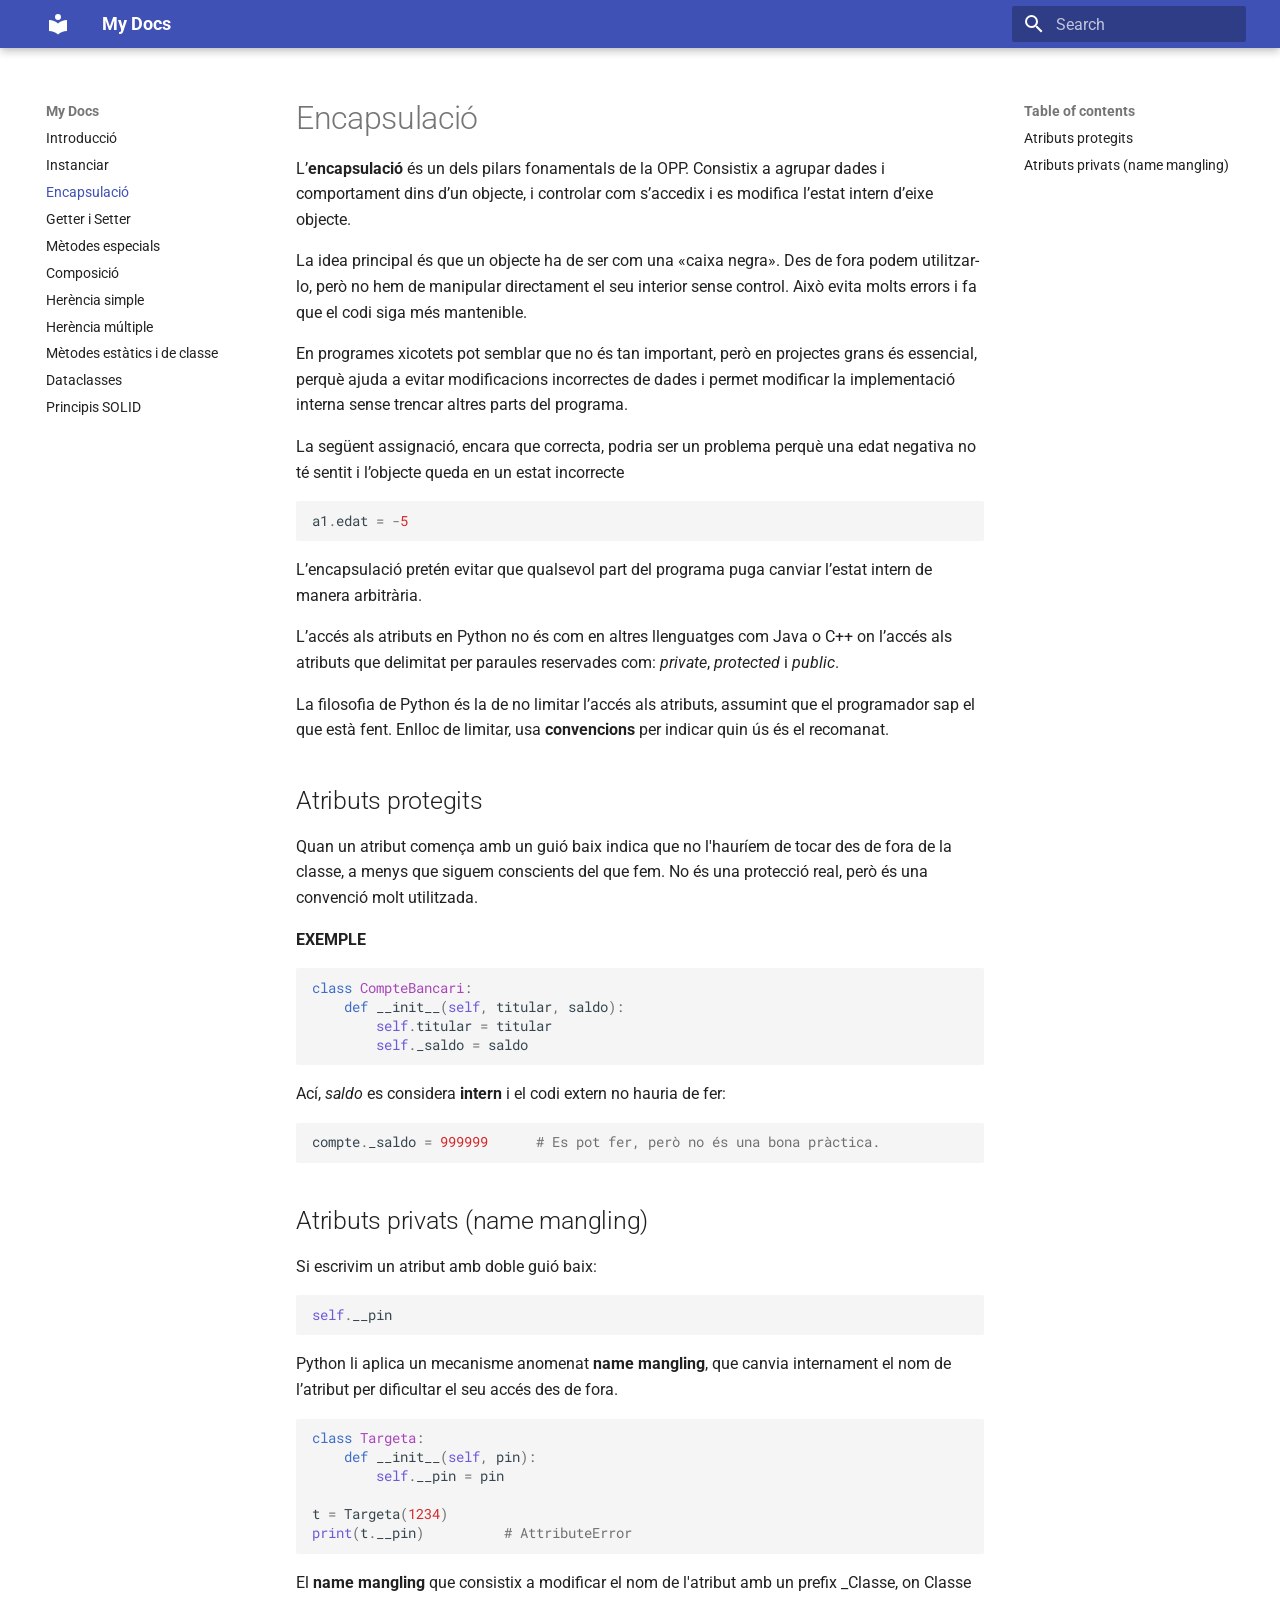
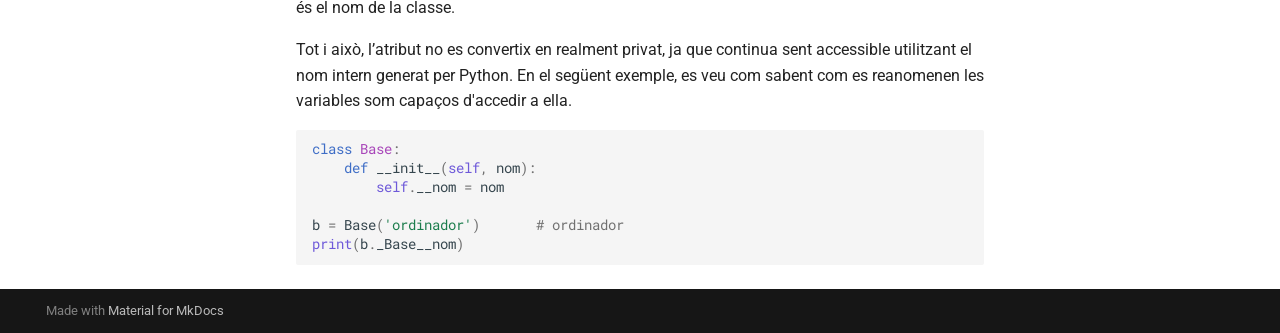
<file: docs/03-Encapsulacio/index.html>
<!doctype html>
<html lang="en" class="no-js">
  <head>
    
      <meta charset="utf-8">
      <meta name="viewport" content="width=device-width,initial-scale=1">
      
      
      
      
        <link rel="prev" href="../02-Instanciar/">
      
      
        <link rel="next" href="../04-getter_setter/">
      
      
        
      
      
      <link rel="icon" href="../assets/favicon.ico">
      <meta name="generator" content="mkdocs-1.6.1, mkdocs-material-9.7.6">
    
    
      
        <title>Encapsulació - My Docs</title>
      
    
    
      <link rel="stylesheet" href="../assets/stylesheets/main.484c7ddc.min.css">
      
      


    
    
      
    
    
      
        
        
        <link rel="preconnect" href="https://fonts.gstatic.com" crossorigin>
        <link rel="stylesheet" href="https://fonts.googleapis.com/css?family=Roboto:300,300i,400,400i,700,700i%7CRoboto+Mono:400,400i,700,700i&display=fallback">
        <style>:root{--md-text-font:"Roboto";--md-code-font:"Roboto Mono"}</style>
      
    
    
      <link rel="stylesheet" href="../css/estils.css">
    
    <script>__md_scope=new URL("..",location),__md_hash=e=>[...e].reduce(((e,_)=>(e<<5)-e+_.charCodeAt(0)),0),__md_get=(e,_=localStorage,t=__md_scope)=>JSON.parse(_.getItem(t.pathname+"."+e)),__md_set=(e,_,t=localStorage,a=__md_scope)=>{try{t.setItem(a.pathname+"."+e,JSON.stringify(_))}catch(e){}}</script>
    
      

    
    
  </head>
  
  
    <body dir="ltr">
  
    
    <input class="md-toggle" data-md-toggle="drawer" type="checkbox" id="__drawer" autocomplete="off">
    <input class="md-toggle" data-md-toggle="search" type="checkbox" id="__search" autocomplete="off">
    <label class="md-overlay" for="__drawer"></label>
    <div data-md-component="skip">
      
        
        <a href="#encapsulacio" class="md-skip">
          Skip to content
        </a>
      
    </div>
    <div data-md-component="announce">
      
    </div>
    
    
      

  

<header class="md-header md-header--shadow" data-md-component="header">
  <nav class="md-header__inner md-grid" aria-label="Header">
    <a href=".." title="My Docs" class="md-header__button md-logo" aria-label="My Docs" data-md-component="logo">
      
  
  <svg xmlns="http://www.w3.org/2000/svg" viewBox="0 0 24 24"><path d="M12 8a3 3 0 0 0 3-3 3 3 0 0 0-3-3 3 3 0 0 0-3 3 3 3 0 0 0 3 3m0 3.54C9.64 9.35 6.5 8 3 8v11c3.5 0 6.64 1.35 9 3.54 2.36-2.19 5.5-3.54 9-3.54V8c-3.5 0-6.64 1.35-9 3.54"/></svg>

    </a>
    <label class="md-header__button md-icon" for="__drawer">
      
      <svg xmlns="http://www.w3.org/2000/svg" viewBox="0 0 24 24"><path d="M3 6h18v2H3zm0 5h18v2H3zm0 5h18v2H3z"/></svg>
    </label>
    <div class="md-header__title" data-md-component="header-title">
      <div class="md-header__ellipsis">
        <div class="md-header__topic">
          <span class="md-ellipsis">
            My Docs
          </span>
        </div>
        <div class="md-header__topic" data-md-component="header-topic">
          <span class="md-ellipsis">
            
              Encapsulació
            
          </span>
        </div>
      </div>
    </div>
    
    
      <script>var palette=__md_get("__palette");if(palette&&palette.color){if("(prefers-color-scheme)"===palette.color.media){var media=matchMedia("(prefers-color-scheme: light)"),input=document.querySelector(media.matches?"[data-md-color-media='(prefers-color-scheme: light)']":"[data-md-color-media='(prefers-color-scheme: dark)']");palette.color.media=input.getAttribute("data-md-color-media"),palette.color.scheme=input.getAttribute("data-md-color-scheme"),palette.color.primary=input.getAttribute("data-md-color-primary"),palette.color.accent=input.getAttribute("data-md-color-accent")}for(var[key,value]of Object.entries(palette.color))document.body.setAttribute("data-md-color-"+key,value)}</script>
    
    
    
      
      
        <label class="md-header__button md-icon" for="__search">
          
          <svg xmlns="http://www.w3.org/2000/svg" viewBox="0 0 24 24"><path d="M9.5 3A6.5 6.5 0 0 1 16 9.5c0 1.61-.59 3.09-1.56 4.23l.27.27h.79l5 5-1.5 1.5-5-5v-.79l-.27-.27A6.52 6.52 0 0 1 9.5 16 6.5 6.5 0 0 1 3 9.5 6.5 6.5 0 0 1 9.5 3m0 2C7 5 5 7 5 9.5S7 14 9.5 14 14 12 14 9.5 12 5 9.5 5"/></svg>
        </label>
        <div class="md-search" data-md-component="search" role="dialog">
  <label class="md-search__overlay" for="__search"></label>
  <div class="md-search__inner" role="search">
    <form class="md-search__form" name="search">
      <input type="text" class="md-search__input" name="query" aria-label="Search" placeholder="Search" autocapitalize="off" autocorrect="off" autocomplete="off" spellcheck="false" data-md-component="search-query" required>
      <label class="md-search__icon md-icon" for="__search">
        
        <svg xmlns="http://www.w3.org/2000/svg" viewBox="0 0 24 24"><path d="M9.5 3A6.5 6.5 0 0 1 16 9.5c0 1.61-.59 3.09-1.56 4.23l.27.27h.79l5 5-1.5 1.5-5-5v-.79l-.27-.27A6.52 6.52 0 0 1 9.5 16 6.5 6.5 0 0 1 3 9.5 6.5 6.5 0 0 1 9.5 3m0 2C7 5 5 7 5 9.5S7 14 9.5 14 14 12 14 9.5 12 5 9.5 5"/></svg>
        
        <svg xmlns="http://www.w3.org/2000/svg" viewBox="0 0 24 24"><path d="M20 11v2H8l5.5 5.5-1.42 1.42L4.16 12l7.92-7.92L13.5 5.5 8 11z"/></svg>
      </label>
      <nav class="md-search__options" aria-label="Search">
        
        <button type="reset" class="md-search__icon md-icon" title="Clear" aria-label="Clear" tabindex="-1">
          
          <svg xmlns="http://www.w3.org/2000/svg" viewBox="0 0 24 24"><path d="M19 6.41 17.59 5 12 10.59 6.41 5 5 6.41 10.59 12 5 17.59 6.41 19 12 13.41 17.59 19 19 17.59 13.41 12z"/></svg>
        </button>
      </nav>
      
    </form>
    <div class="md-search__output">
      <div class="md-search__scrollwrap" tabindex="0" data-md-scrollfix>
        <div class="md-search-result" data-md-component="search-result">
          <div class="md-search-result__meta">
            Initializing search
          </div>
          <ol class="md-search-result__list" role="presentation"></ol>
        </div>
      </div>
    </div>
  </div>
</div>
      
    
    
  </nav>
  
</header>
    
    <div class="md-container" data-md-component="container">
      
      
        
          
        
      
      <main class="md-main" data-md-component="main">
        <div class="md-main__inner md-grid">
          
            
              
              <div class="md-sidebar md-sidebar--primary" data-md-component="sidebar" data-md-type="navigation" >
                <div class="md-sidebar__scrollwrap">
                  <div class="md-sidebar__inner">
                    



<nav class="md-nav md-nav--primary" aria-label="Navigation" data-md-level="0">
  <label class="md-nav__title" for="__drawer">
    <a href=".." title="My Docs" class="md-nav__button md-logo" aria-label="My Docs" data-md-component="logo">
      
  
  <svg xmlns="http://www.w3.org/2000/svg" viewBox="0 0 24 24"><path d="M12 8a3 3 0 0 0 3-3 3 3 0 0 0-3-3 3 3 0 0 0-3 3 3 3 0 0 0 3 3m0 3.54C9.64 9.35 6.5 8 3 8v11c3.5 0 6.64 1.35 9 3.54 2.36-2.19 5.5-3.54 9-3.54V8c-3.5 0-6.64 1.35-9 3.54"/></svg>

    </a>
    My Docs
  </label>
  
  <ul class="md-nav__list" data-md-scrollfix>
    
      
      
  
  
  
  
    <li class="md-nav__item">
      <a href=".." class="md-nav__link">
        
  
  
  <span class="md-ellipsis">
    
  
    Introducció
  

    
  </span>
  
  

      </a>
    </li>
  

    
      
      
  
  
  
  
    <li class="md-nav__item">
      <a href="../02-Instanciar/" class="md-nav__link">
        
  
  
  <span class="md-ellipsis">
    
  
    Instanciar
  

    
  </span>
  
  

      </a>
    </li>
  

    
      
      
  
  
    
  
  
  
    <li class="md-nav__item md-nav__item--active">
      
      <input class="md-nav__toggle md-toggle" type="checkbox" id="__toc">
      
      
        
      
      
        <label class="md-nav__link md-nav__link--active" for="__toc">
          
  
  
  <span class="md-ellipsis">
    
  
    Encapsulació
  

    
  </span>
  
  

          <span class="md-nav__icon md-icon"></span>
        </label>
      
      <a href="./" class="md-nav__link md-nav__link--active">
        
  
  
  <span class="md-ellipsis">
    
  
    Encapsulació
  

    
  </span>
  
  

      </a>
      
        

<nav class="md-nav md-nav--secondary" aria-label="Table of contents">
  
  
  
    
  
  
    <label class="md-nav__title" for="__toc">
      <span class="md-nav__icon md-icon"></span>
      Table of contents
    </label>
    <ul class="md-nav__list" data-md-component="toc" data-md-scrollfix>
      
        <li class="md-nav__item">
  <a href="#atributs-protegits" class="md-nav__link">
    <span class="md-ellipsis">
      
        Atributs protegits
      
    </span>
  </a>
  
</li>
      
        <li class="md-nav__item">
  <a href="#atributs-privats-name-mangling" class="md-nav__link">
    <span class="md-ellipsis">
      
        Atributs privats (name mangling)
      
    </span>
  </a>
  
</li>
      
    </ul>
  
</nav>
      
    </li>
  

    
      
      
  
  
  
  
    <li class="md-nav__item">
      <a href="../04-getter_setter/" class="md-nav__link">
        
  
  
  <span class="md-ellipsis">
    
  
    Getter i Setter
  

    
  </span>
  
  

      </a>
    </li>
  

    
      
      
  
  
  
  
    <li class="md-nav__item">
      <a href="../05-metodes_especials/" class="md-nav__link">
        
  
  
  <span class="md-ellipsis">
    
  
    Mètodes especials
  

    
  </span>
  
  

      </a>
    </li>
  

    
      
      
  
  
  
  
    <li class="md-nav__item">
      <a href="../06-composicio_objectes/" class="md-nav__link">
        
  
  
  <span class="md-ellipsis">
    
  
    Composició
  

    
  </span>
  
  

      </a>
    </li>
  

    
      
      
  
  
  
  
    <li class="md-nav__item">
      <a href="../07-herencia/" class="md-nav__link">
        
  
  
  <span class="md-ellipsis">
    
  
    Herència simple
  

    
  </span>
  
  

      </a>
    </li>
  

    
      
      
  
  
  
  
    <li class="md-nav__item">
      <a href="../08-herencia_multiple/" class="md-nav__link">
        
  
  
  <span class="md-ellipsis">
    
  
    Herència múltiple
  

    
  </span>
  
  

      </a>
    </li>
  

    
      
      
  
  
  
  
    <li class="md-nav__item">
      <a href="../09-metodes_estatics_classe/" class="md-nav__link">
        
  
  
  <span class="md-ellipsis">
    
  
    Mètodes estàtics i de classe
  

    
  </span>
  
  

      </a>
    </li>
  

    
      
      
  
  
  
  
    <li class="md-nav__item">
      <a href="../10-dataclasses/" class="md-nav__link">
        
  
  
  <span class="md-ellipsis">
    
  
    Dataclasses
  

    
  </span>
  
  

      </a>
    </li>
  

    
      
      
  
  
  
  
    <li class="md-nav__item">
      <a href="../11-solid/" class="md-nav__link">
        
  
  
  <span class="md-ellipsis">
    
  
    Principis SOLID
  

    
  </span>
  
  

      </a>
    </li>
  

    
  </ul>
</nav>
                  </div>
                </div>
              </div>
            
            
              
              <div class="md-sidebar md-sidebar--secondary" data-md-component="sidebar" data-md-type="toc" >
                <div class="md-sidebar__scrollwrap">
                  <div class="md-sidebar__inner">
                    

<nav class="md-nav md-nav--secondary" aria-label="Table of contents">
  
  
  
    
  
  
    <label class="md-nav__title" for="__toc">
      <span class="md-nav__icon md-icon"></span>
      Table of contents
    </label>
    <ul class="md-nav__list" data-md-component="toc" data-md-scrollfix>
      
        <li class="md-nav__item">
  <a href="#atributs-protegits" class="md-nav__link">
    <span class="md-ellipsis">
      
        Atributs protegits
      
    </span>
  </a>
  
</li>
      
        <li class="md-nav__item">
  <a href="#atributs-privats-name-mangling" class="md-nav__link">
    <span class="md-ellipsis">
      
        Atributs privats (name mangling)
      
    </span>
  </a>
  
</li>
      
    </ul>
  
</nav>
                  </div>
                </div>
              </div>
            
          
          
            <div class="md-content" data-md-component="content">
              
              <article class="md-content__inner md-typeset">
                
                  



<h1 id="encapsulacio">Encapsulació</h1>
<p>L’<strong>encapsulació</strong> és un dels pilars fonamentals de la OPP. Consistix a agrupar dades i comportament dins d’un objecte, i controlar com s’accedix i es modifica l’estat intern d’eixe objecte.</p>
<p>La idea principal és que un objecte ha de ser com una «caixa negra». Des de fora podem utilitzar-lo, però no hem de manipular directament el seu interior sense control. Això evita molts errors i fa que el codi siga més mantenible.</p>
<p>En programes xicotets pot semblar que no és tan important, però en projectes grans és essencial, perquè ajuda a evitar modificacions incorrectes de dades i permet modificar la implementació interna sense trencar altres parts del programa.</p>
<p>La següent assignació, encara que correcta, podria ser un problema perquè una edat negativa no té sentit i l’objecte queda en un estat incorrecte</p>
<div class="highlight"><pre><span></span><code><span class="n">a1</span><span class="o">.</span><span class="n">edat</span> <span class="o">=</span> <span class="o">-</span><span class="mi">5</span>
</code></pre></div>
<p>L’encapsulació pretén evitar que qualsevol part del programa puga canviar l’estat intern de manera arbitrària.</p>
<p>L’accés als atributs en Python no és com en altres llenguatges com Java o C++ on l’accés als atributs que delimitat per paraules reservades com: <em>private</em>, <em>protected</em> i <em>public</em>.</p>
<p>La filosofia de Python és la de no limitar l’accés als atributs, assumint que el programador sap el que està fent. Enlloc de limitar, usa <strong>convencions</strong> per indicar quin ús és el recomanat.</p>
<h2 id="atributs-protegits">Atributs protegits</h2>
<p>Quan un atribut comença amb un guió baix indica que no l'hauríem de tocar des de fora de la classe, a menys que siguem conscients del que fem. No és una protecció real, però és una convenció molt utilitzada.</p>
<p><strong>EXEMPLE</strong></p>
<div class="highlight"><pre><span></span><code><span class="k">class</span><span class="w"> </span><span class="nc">CompteBancari</span><span class="p">:</span>
    <span class="k">def</span><span class="w"> </span><span class="fm">__init__</span><span class="p">(</span><span class="bp">self</span><span class="p">,</span> <span class="n">titular</span><span class="p">,</span> <span class="n">saldo</span><span class="p">):</span>
        <span class="bp">self</span><span class="o">.</span><span class="n">titular</span> <span class="o">=</span> <span class="n">titular</span>
        <span class="bp">self</span><span class="o">.</span><span class="n">_saldo</span> <span class="o">=</span> <span class="n">saldo</span>
</code></pre></div>
<p>Ací, <em>saldo</em> es considera <strong>intern</strong> i el codi extern no hauria de fer:</p>
<div class="highlight"><pre><span></span><code><span class="n">compte</span><span class="o">.</span><span class="n">_saldo</span> <span class="o">=</span> <span class="mi">999999</span>      <span class="c1"># Es pot fer, però no és una bona pràctica.</span>
</code></pre></div>
<h2 id="atributs-privats-name-mangling">Atributs privats (name mangling)</h2>
<p>Si escrivim un atribut amb doble guió baix:</p>
<div class="highlight"><pre><span></span><code><span class="bp">self</span><span class="o">.</span><span class="n">__pin</span>
</code></pre></div>
<p>Python li aplica un mecanisme anomenat <strong>name mangling</strong>, que canvia internament el nom de l’atribut per dificultar el seu accés des de fora.</p>
<div class="highlight"><pre><span></span><code><span class="k">class</span><span class="w"> </span><span class="nc">Targeta</span><span class="p">:</span>
    <span class="k">def</span><span class="w"> </span><span class="fm">__init__</span><span class="p">(</span><span class="bp">self</span><span class="p">,</span> <span class="n">pin</span><span class="p">):</span>
        <span class="bp">self</span><span class="o">.</span><span class="n">__pin</span> <span class="o">=</span> <span class="n">pin</span>

<span class="n">t</span> <span class="o">=</span> <span class="n">Targeta</span><span class="p">(</span><span class="mi">1234</span><span class="p">)</span>
<span class="nb">print</span><span class="p">(</span><span class="n">t</span><span class="o">.</span><span class="n">__pin</span><span class="p">)</span>          <span class="c1"># AttributeError</span>
</code></pre></div>
<p>El <strong>name mangling</strong> que consistix a modificar el nom de l'atribut amb un prefix _Classe, on Classe és el nom de la classe.</p>
<p>Tot i això, l’atribut no es convertix en realment privat, ja que continua sent accessible utilitzant el nom intern generat per Python. En el següent exemple, es veu com sabent com es reanomenen les variables som capaços d'accedir a ella.</p>
<div class="highlight"><pre><span></span><code><span class="k">class</span><span class="w"> </span><span class="nc">Base</span><span class="p">:</span>
    <span class="k">def</span><span class="w"> </span><span class="fm">__init__</span><span class="p">(</span><span class="bp">self</span><span class="p">,</span> <span class="n">nom</span><span class="p">):</span>
        <span class="bp">self</span><span class="o">.</span><span class="n">__nom</span> <span class="o">=</span> <span class="n">nom</span>

<span class="n">b</span> <span class="o">=</span> <span class="n">Base</span><span class="p">(</span><span class="s1">&#39;ordinador&#39;</span><span class="p">)</span>       <span class="c1"># ordinador</span>
<span class="nb">print</span><span class="p">(</span><span class="n">b</span><span class="o">.</span><span class="n">_Base__nom</span><span class="p">)</span>
</code></pre></div>












                
              </article>
            </div>
          
          
<script>var target=document.getElementById(location.hash.slice(1));target&&target.name&&(target.checked=target.name.startsWith("__tabbed_"))</script>
        </div>
        
      </main>
      
        <footer class="md-footer">
  
  <div class="md-footer-meta md-typeset">
    <div class="md-footer-meta__inner md-grid">
      <div class="md-copyright">
  
  
    Made with
    <a href="https://squidfunk.github.io/mkdocs-material/" target="_blank" rel="noopener">
      Material for MkDocs
    </a>
  
</div>
      
    </div>
  </div>
</footer>
      
    </div>
    <div class="md-dialog" data-md-component="dialog">
      <div class="md-dialog__inner md-typeset"></div>
    </div>
    
    
    
      
      
      <script id="__config" type="application/json">{"annotate": null, "base": "..", "features": [], "search": "../assets/javascripts/workers/search.2c215733.min.js", "tags": null, "translations": {"clipboard.copied": "Copied to clipboard", "clipboard.copy": "Copy to clipboard", "search.result.more.one": "1 more on this page", "search.result.more.other": "# more on this page", "search.result.none": "No matching documents", "search.result.one": "1 matching document", "search.result.other": "# matching documents", "search.result.placeholder": "Type to start searching", "search.result.term.missing": "Missing", "select.version": "Select version"}, "version": null}</script>
    
    
      <script src="../assets/javascripts/bundle.79ae519e.min.js"></script>
      
    
  </body>
</html>
</file>
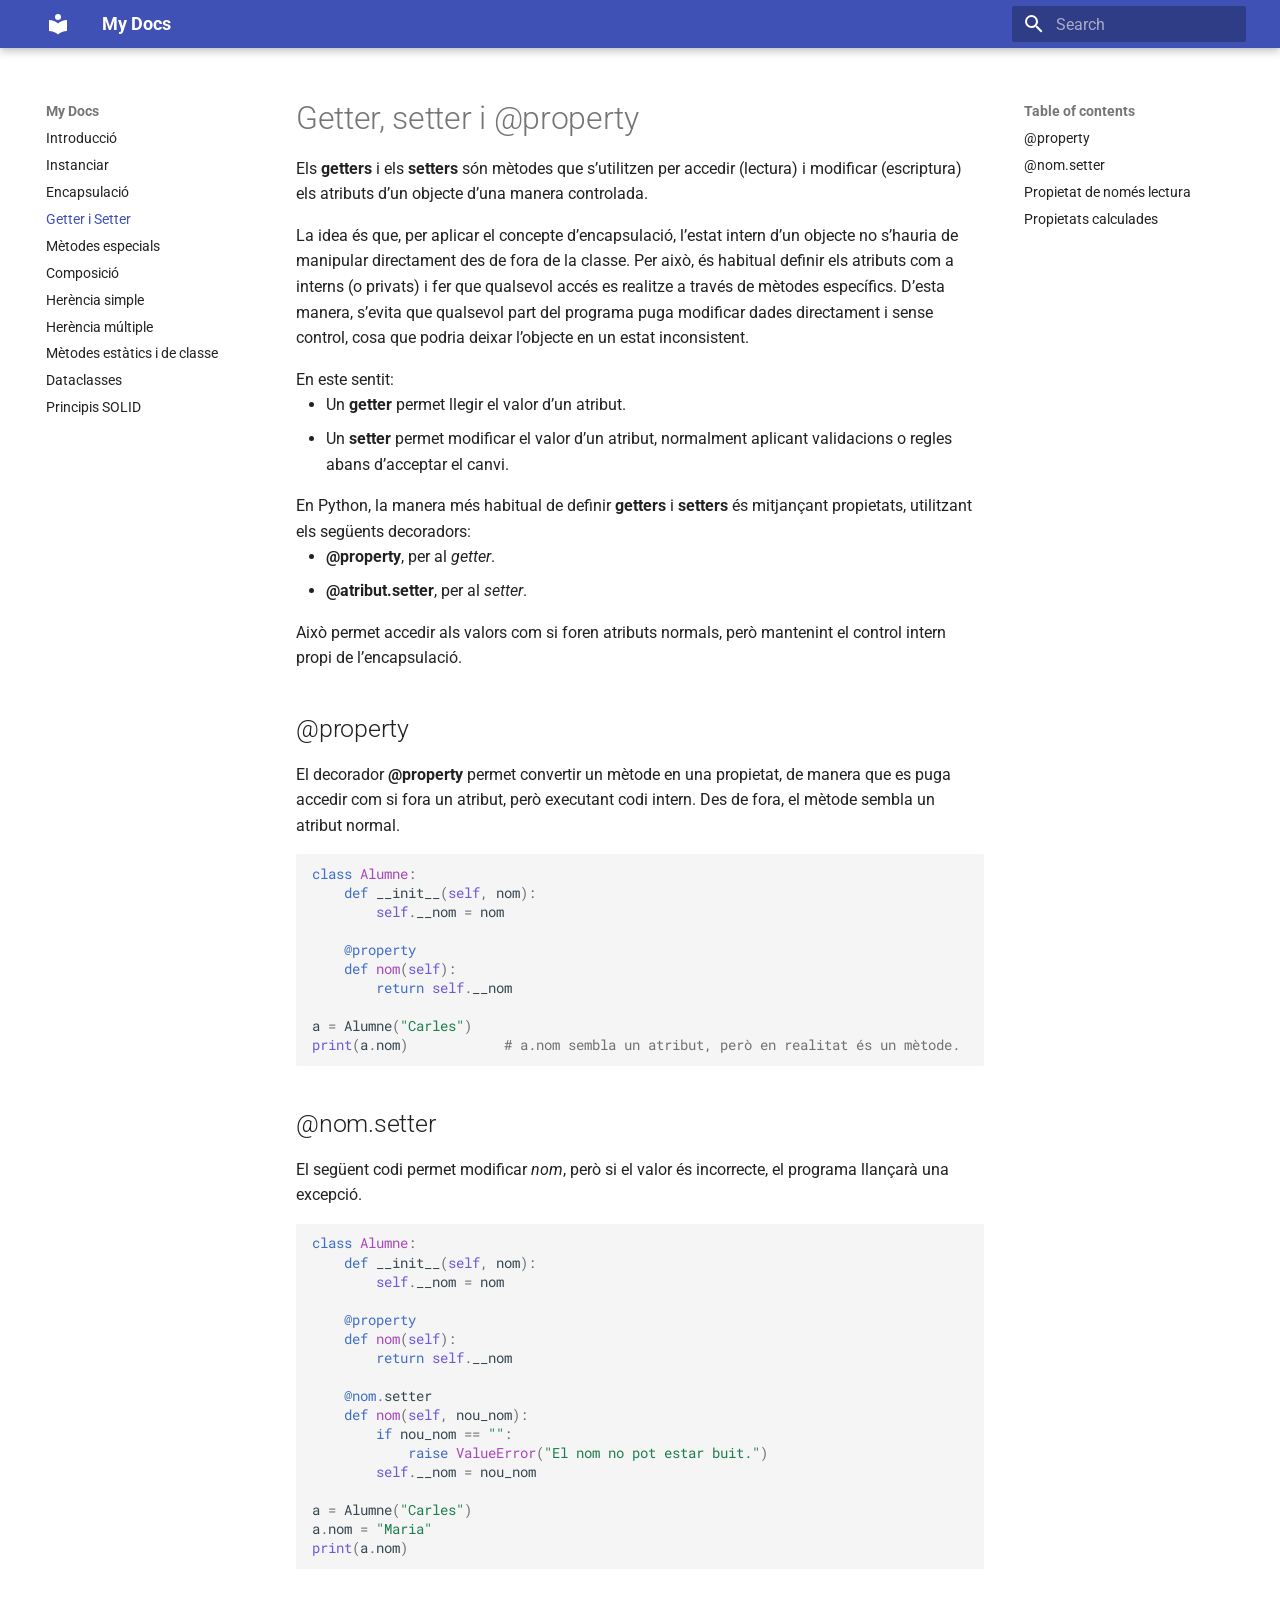
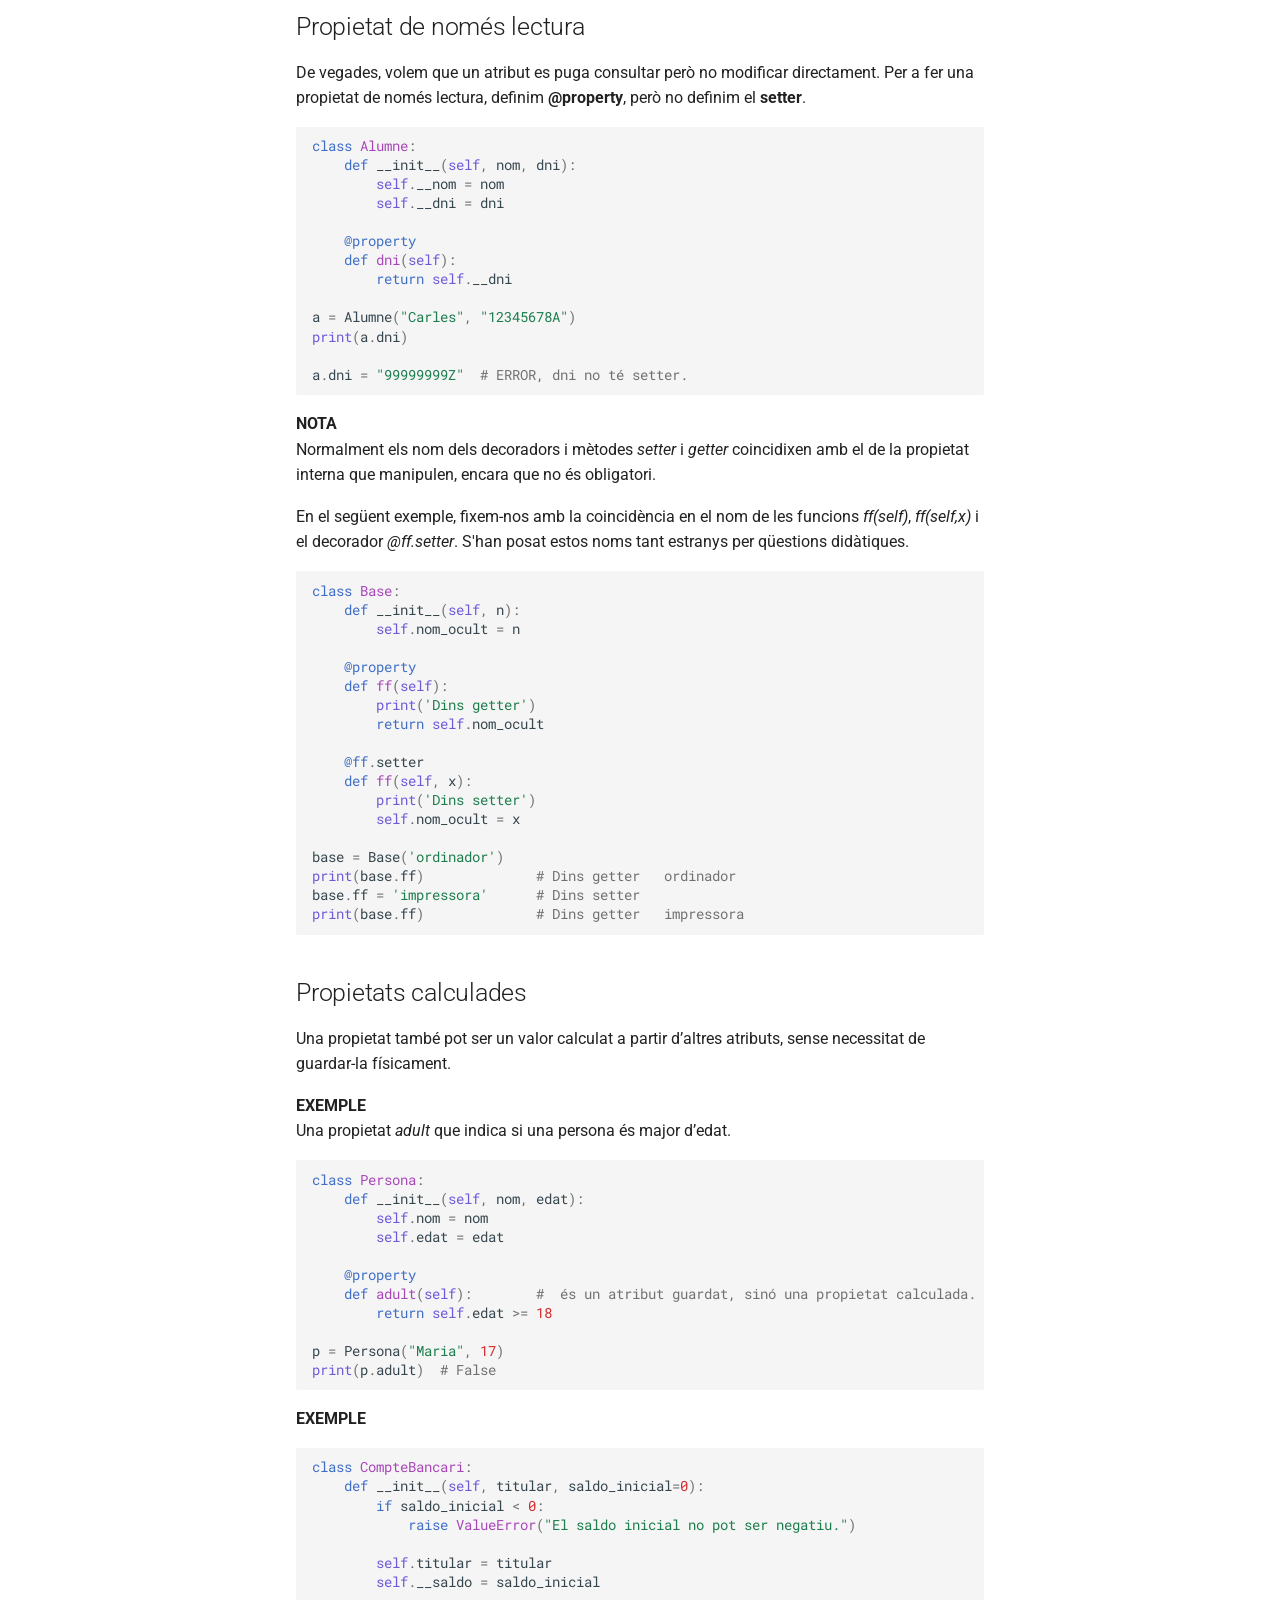
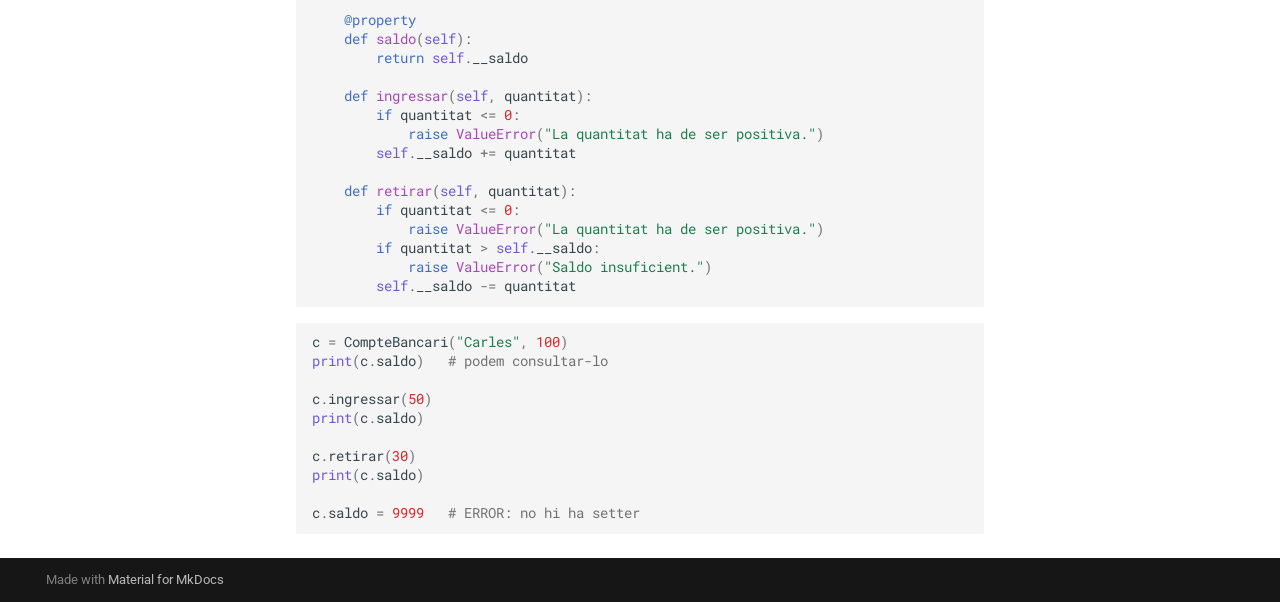
<file: docs/04-getter_setter/index.html>
<!doctype html>
<html lang="en" class="no-js">
  <head>
    
      <meta charset="utf-8">
      <meta name="viewport" content="width=device-width,initial-scale=1">
      
      
      
      
        <link rel="prev" href="../03-Encapsulacio/">
      
      
        <link rel="next" href="../05-metodes_especials/">
      
      
        
      
      
      <link rel="icon" href="../assets/favicon.ico">
      <meta name="generator" content="mkdocs-1.6.1, mkdocs-material-9.7.6">
    
    
      
        <title>Getter i Setter - My Docs</title>
      
    
    
      <link rel="stylesheet" href="../assets/stylesheets/main.484c7ddc.min.css">
      
      


    
    
      
    
    
      
        
        
        <link rel="preconnect" href="https://fonts.gstatic.com" crossorigin>
        <link rel="stylesheet" href="https://fonts.googleapis.com/css?family=Roboto:300,300i,400,400i,700,700i%7CRoboto+Mono:400,400i,700,700i&display=fallback">
        <style>:root{--md-text-font:"Roboto";--md-code-font:"Roboto Mono"}</style>
      
    
    
      <link rel="stylesheet" href="../css/estils.css">
    
    <script>__md_scope=new URL("..",location),__md_hash=e=>[...e].reduce(((e,_)=>(e<<5)-e+_.charCodeAt(0)),0),__md_get=(e,_=localStorage,t=__md_scope)=>JSON.parse(_.getItem(t.pathname+"."+e)),__md_set=(e,_,t=localStorage,a=__md_scope)=>{try{t.setItem(a.pathname+"."+e,JSON.stringify(_))}catch(e){}}</script>
    
      

    
    
  </head>
  
  
    <body dir="ltr">
  
    
    <input class="md-toggle" data-md-toggle="drawer" type="checkbox" id="__drawer" autocomplete="off">
    <input class="md-toggle" data-md-toggle="search" type="checkbox" id="__search" autocomplete="off">
    <label class="md-overlay" for="__drawer"></label>
    <div data-md-component="skip">
      
        
        <a href="#getter-setter-i-property" class="md-skip">
          Skip to content
        </a>
      
    </div>
    <div data-md-component="announce">
      
    </div>
    
    
      

  

<header class="md-header md-header--shadow" data-md-component="header">
  <nav class="md-header__inner md-grid" aria-label="Header">
    <a href=".." title="My Docs" class="md-header__button md-logo" aria-label="My Docs" data-md-component="logo">
      
  
  <svg xmlns="http://www.w3.org/2000/svg" viewBox="0 0 24 24"><path d="M12 8a3 3 0 0 0 3-3 3 3 0 0 0-3-3 3 3 0 0 0-3 3 3 3 0 0 0 3 3m0 3.54C9.64 9.35 6.5 8 3 8v11c3.5 0 6.64 1.35 9 3.54 2.36-2.19 5.5-3.54 9-3.54V8c-3.5 0-6.64 1.35-9 3.54"/></svg>

    </a>
    <label class="md-header__button md-icon" for="__drawer">
      
      <svg xmlns="http://www.w3.org/2000/svg" viewBox="0 0 24 24"><path d="M3 6h18v2H3zm0 5h18v2H3zm0 5h18v2H3z"/></svg>
    </label>
    <div class="md-header__title" data-md-component="header-title">
      <div class="md-header__ellipsis">
        <div class="md-header__topic">
          <span class="md-ellipsis">
            My Docs
          </span>
        </div>
        <div class="md-header__topic" data-md-component="header-topic">
          <span class="md-ellipsis">
            
              Getter i Setter
            
          </span>
        </div>
      </div>
    </div>
    
    
      <script>var palette=__md_get("__palette");if(palette&&palette.color){if("(prefers-color-scheme)"===palette.color.media){var media=matchMedia("(prefers-color-scheme: light)"),input=document.querySelector(media.matches?"[data-md-color-media='(prefers-color-scheme: light)']":"[data-md-color-media='(prefers-color-scheme: dark)']");palette.color.media=input.getAttribute("data-md-color-media"),palette.color.scheme=input.getAttribute("data-md-color-scheme"),palette.color.primary=input.getAttribute("data-md-color-primary"),palette.color.accent=input.getAttribute("data-md-color-accent")}for(var[key,value]of Object.entries(palette.color))document.body.setAttribute("data-md-color-"+key,value)}</script>
    
    
    
      
      
        <label class="md-header__button md-icon" for="__search">
          
          <svg xmlns="http://www.w3.org/2000/svg" viewBox="0 0 24 24"><path d="M9.5 3A6.5 6.5 0 0 1 16 9.5c0 1.61-.59 3.09-1.56 4.23l.27.27h.79l5 5-1.5 1.5-5-5v-.79l-.27-.27A6.52 6.52 0 0 1 9.5 16 6.5 6.5 0 0 1 3 9.5 6.5 6.5 0 0 1 9.5 3m0 2C7 5 5 7 5 9.5S7 14 9.5 14 14 12 14 9.5 12 5 9.5 5"/></svg>
        </label>
        <div class="md-search" data-md-component="search" role="dialog">
  <label class="md-search__overlay" for="__search"></label>
  <div class="md-search__inner" role="search">
    <form class="md-search__form" name="search">
      <input type="text" class="md-search__input" name="query" aria-label="Search" placeholder="Search" autocapitalize="off" autocorrect="off" autocomplete="off" spellcheck="false" data-md-component="search-query" required>
      <label class="md-search__icon md-icon" for="__search">
        
        <svg xmlns="http://www.w3.org/2000/svg" viewBox="0 0 24 24"><path d="M9.5 3A6.5 6.5 0 0 1 16 9.5c0 1.61-.59 3.09-1.56 4.23l.27.27h.79l5 5-1.5 1.5-5-5v-.79l-.27-.27A6.52 6.52 0 0 1 9.5 16 6.5 6.5 0 0 1 3 9.5 6.5 6.5 0 0 1 9.5 3m0 2C7 5 5 7 5 9.5S7 14 9.5 14 14 12 14 9.5 12 5 9.5 5"/></svg>
        
        <svg xmlns="http://www.w3.org/2000/svg" viewBox="0 0 24 24"><path d="M20 11v2H8l5.5 5.5-1.42 1.42L4.16 12l7.92-7.92L13.5 5.5 8 11z"/></svg>
      </label>
      <nav class="md-search__options" aria-label="Search">
        
        <button type="reset" class="md-search__icon md-icon" title="Clear" aria-label="Clear" tabindex="-1">
          
          <svg xmlns="http://www.w3.org/2000/svg" viewBox="0 0 24 24"><path d="M19 6.41 17.59 5 12 10.59 6.41 5 5 6.41 10.59 12 5 17.59 6.41 19 12 13.41 17.59 19 19 17.59 13.41 12z"/></svg>
        </button>
      </nav>
      
    </form>
    <div class="md-search__output">
      <div class="md-search__scrollwrap" tabindex="0" data-md-scrollfix>
        <div class="md-search-result" data-md-component="search-result">
          <div class="md-search-result__meta">
            Initializing search
          </div>
          <ol class="md-search-result__list" role="presentation"></ol>
        </div>
      </div>
    </div>
  </div>
</div>
      
    
    
  </nav>
  
</header>
    
    <div class="md-container" data-md-component="container">
      
      
        
          
        
      
      <main class="md-main" data-md-component="main">
        <div class="md-main__inner md-grid">
          
            
              
              <div class="md-sidebar md-sidebar--primary" data-md-component="sidebar" data-md-type="navigation" >
                <div class="md-sidebar__scrollwrap">
                  <div class="md-sidebar__inner">
                    



<nav class="md-nav md-nav--primary" aria-label="Navigation" data-md-level="0">
  <label class="md-nav__title" for="__drawer">
    <a href=".." title="My Docs" class="md-nav__button md-logo" aria-label="My Docs" data-md-component="logo">
      
  
  <svg xmlns="http://www.w3.org/2000/svg" viewBox="0 0 24 24"><path d="M12 8a3 3 0 0 0 3-3 3 3 0 0 0-3-3 3 3 0 0 0-3 3 3 3 0 0 0 3 3m0 3.54C9.64 9.35 6.5 8 3 8v11c3.5 0 6.64 1.35 9 3.54 2.36-2.19 5.5-3.54 9-3.54V8c-3.5 0-6.64 1.35-9 3.54"/></svg>

    </a>
    My Docs
  </label>
  
  <ul class="md-nav__list" data-md-scrollfix>
    
      
      
  
  
  
  
    <li class="md-nav__item">
      <a href=".." class="md-nav__link">
        
  
  
  <span class="md-ellipsis">
    
  
    Introducció
  

    
  </span>
  
  

      </a>
    </li>
  

    
      
      
  
  
  
  
    <li class="md-nav__item">
      <a href="../02-Instanciar/" class="md-nav__link">
        
  
  
  <span class="md-ellipsis">
    
  
    Instanciar
  

    
  </span>
  
  

      </a>
    </li>
  

    
      
      
  
  
  
  
    <li class="md-nav__item">
      <a href="../03-Encapsulacio/" class="md-nav__link">
        
  
  
  <span class="md-ellipsis">
    
  
    Encapsulació
  

    
  </span>
  
  

      </a>
    </li>
  

    
      
      
  
  
    
  
  
  
    <li class="md-nav__item md-nav__item--active">
      
      <input class="md-nav__toggle md-toggle" type="checkbox" id="__toc">
      
      
        
      
      
        <label class="md-nav__link md-nav__link--active" for="__toc">
          
  
  
  <span class="md-ellipsis">
    
  
    Getter i Setter
  

    
  </span>
  
  

          <span class="md-nav__icon md-icon"></span>
        </label>
      
      <a href="./" class="md-nav__link md-nav__link--active">
        
  
  
  <span class="md-ellipsis">
    
  
    Getter i Setter
  

    
  </span>
  
  

      </a>
      
        

<nav class="md-nav md-nav--secondary" aria-label="Table of contents">
  
  
  
    
  
  
    <label class="md-nav__title" for="__toc">
      <span class="md-nav__icon md-icon"></span>
      Table of contents
    </label>
    <ul class="md-nav__list" data-md-component="toc" data-md-scrollfix>
      
        <li class="md-nav__item">
  <a href="#property" class="md-nav__link">
    <span class="md-ellipsis">
      
        @property
      
    </span>
  </a>
  
</li>
      
        <li class="md-nav__item">
  <a href="#nomsetter" class="md-nav__link">
    <span class="md-ellipsis">
      
        @nom.setter
      
    </span>
  </a>
  
</li>
      
        <li class="md-nav__item">
  <a href="#propietat-de-nomes-lectura" class="md-nav__link">
    <span class="md-ellipsis">
      
        Propietat de només lectura
      
    </span>
  </a>
  
</li>
      
        <li class="md-nav__item">
  <a href="#propietats-calculades" class="md-nav__link">
    <span class="md-ellipsis">
      
        Propietats calculades
      
    </span>
  </a>
  
</li>
      
    </ul>
  
</nav>
      
    </li>
  

    
      
      
  
  
  
  
    <li class="md-nav__item">
      <a href="../05-metodes_especials/" class="md-nav__link">
        
  
  
  <span class="md-ellipsis">
    
  
    Mètodes especials
  

    
  </span>
  
  

      </a>
    </li>
  

    
      
      
  
  
  
  
    <li class="md-nav__item">
      <a href="../06-composicio_objectes/" class="md-nav__link">
        
  
  
  <span class="md-ellipsis">
    
  
    Composició
  

    
  </span>
  
  

      </a>
    </li>
  

    
      
      
  
  
  
  
    <li class="md-nav__item">
      <a href="../07-herencia/" class="md-nav__link">
        
  
  
  <span class="md-ellipsis">
    
  
    Herència simple
  

    
  </span>
  
  

      </a>
    </li>
  

    
      
      
  
  
  
  
    <li class="md-nav__item">
      <a href="../08-herencia_multiple/" class="md-nav__link">
        
  
  
  <span class="md-ellipsis">
    
  
    Herència múltiple
  

    
  </span>
  
  

      </a>
    </li>
  

    
      
      
  
  
  
  
    <li class="md-nav__item">
      <a href="../09-metodes_estatics_classe/" class="md-nav__link">
        
  
  
  <span class="md-ellipsis">
    
  
    Mètodes estàtics i de classe
  

    
  </span>
  
  

      </a>
    </li>
  

    
      
      
  
  
  
  
    <li class="md-nav__item">
      <a href="../10-dataclasses/" class="md-nav__link">
        
  
  
  <span class="md-ellipsis">
    
  
    Dataclasses
  

    
  </span>
  
  

      </a>
    </li>
  

    
      
      
  
  
  
  
    <li class="md-nav__item">
      <a href="../11-solid/" class="md-nav__link">
        
  
  
  <span class="md-ellipsis">
    
  
    Principis SOLID
  

    
  </span>
  
  

      </a>
    </li>
  

    
  </ul>
</nav>
                  </div>
                </div>
              </div>
            
            
              
              <div class="md-sidebar md-sidebar--secondary" data-md-component="sidebar" data-md-type="toc" >
                <div class="md-sidebar__scrollwrap">
                  <div class="md-sidebar__inner">
                    

<nav class="md-nav md-nav--secondary" aria-label="Table of contents">
  
  
  
    
  
  
    <label class="md-nav__title" for="__toc">
      <span class="md-nav__icon md-icon"></span>
      Table of contents
    </label>
    <ul class="md-nav__list" data-md-component="toc" data-md-scrollfix>
      
        <li class="md-nav__item">
  <a href="#property" class="md-nav__link">
    <span class="md-ellipsis">
      
        @property
      
    </span>
  </a>
  
</li>
      
        <li class="md-nav__item">
  <a href="#nomsetter" class="md-nav__link">
    <span class="md-ellipsis">
      
        @nom.setter
      
    </span>
  </a>
  
</li>
      
        <li class="md-nav__item">
  <a href="#propietat-de-nomes-lectura" class="md-nav__link">
    <span class="md-ellipsis">
      
        Propietat de només lectura
      
    </span>
  </a>
  
</li>
      
        <li class="md-nav__item">
  <a href="#propietats-calculades" class="md-nav__link">
    <span class="md-ellipsis">
      
        Propietats calculades
      
    </span>
  </a>
  
</li>
      
    </ul>
  
</nav>
                  </div>
                </div>
              </div>
            
          
          
            <div class="md-content" data-md-component="content">
              
              <article class="md-content__inner md-typeset">
                
                  



<h1 id="getter-setter-i-property">Getter, setter i @property</h1>
<p>Els <strong>getters</strong> i els <strong>setters</strong> són mètodes que s’utilitzen per accedir (lectura) i modificar (escriptura) els atributs d’un objecte d’una manera controlada.</p>
<p>La idea és que, per aplicar el concepte d’encapsulació, l’estat intern d’un objecte no s’hauria de manipular directament des de fora de la classe. Per això, és habitual definir els atributs com a interns (o privats) i fer que qualsevol accés es realitze a través de mètodes específics. D’esta manera, s’evita que qualsevol part del programa puga modificar dades directament i sense control, cosa que podria deixar l’objecte en un estat inconsistent.</p>
<p>En este sentit:</p>
<ul>
<li>Un <strong>getter</strong> permet llegir el valor d’un atribut.</li>
<li>Un <strong>setter</strong> permet modificar el valor d’un atribut, normalment aplicant validacions o regles abans d’acceptar el canvi.</li>
</ul>
<p>En Python, la manera més habitual de definir <strong>getters</strong> i <strong>setters</strong> és mitjançant propietats, utilitzant els següents decoradors:</p>
<ul>
<li><strong>@property</strong>, per al <em>getter</em>.</li>
<li><strong>@atribut.setter</strong>, per al <em>setter</em>.</li>
</ul>
<p>Això permet accedir als valors com si foren atributs normals, però mantenint el control intern propi de l’encapsulació.</p>
<h2 id="property">@property</h2>
<p>El decorador <strong>@property</strong> permet convertir un mètode en una propietat, de manera que es puga accedir com si fora un atribut, però executant codi intern. Des de fora, el mètode sembla un atribut normal.</p>
<div class="highlight"><pre><span></span><code><span class="k">class</span><span class="w"> </span><span class="nc">Alumne</span><span class="p">:</span>
    <span class="k">def</span><span class="w"> </span><span class="fm">__init__</span><span class="p">(</span><span class="bp">self</span><span class="p">,</span> <span class="n">nom</span><span class="p">):</span>
        <span class="bp">self</span><span class="o">.</span><span class="n">__nom</span> <span class="o">=</span> <span class="n">nom</span>

    <span class="nd">@property</span>
    <span class="k">def</span><span class="w"> </span><span class="nf">nom</span><span class="p">(</span><span class="bp">self</span><span class="p">):</span>
        <span class="k">return</span> <span class="bp">self</span><span class="o">.</span><span class="n">__nom</span>

<span class="n">a</span> <span class="o">=</span> <span class="n">Alumne</span><span class="p">(</span><span class="s2">&quot;Carles&quot;</span><span class="p">)</span>
<span class="nb">print</span><span class="p">(</span><span class="n">a</span><span class="o">.</span><span class="n">nom</span><span class="p">)</span>            <span class="c1"># a.nom sembla un atribut, però en realitat és un mètode.</span>
</code></pre></div>
<h2 id="nomsetter">@nom.setter</h2>
<p>El següent codi permet modificar <em>nom</em>, però si el valor és incorrecte, el programa llançarà una excepció.</p>
<div class="highlight"><pre><span></span><code><span class="k">class</span><span class="w"> </span><span class="nc">Alumne</span><span class="p">:</span>
    <span class="k">def</span><span class="w"> </span><span class="fm">__init__</span><span class="p">(</span><span class="bp">self</span><span class="p">,</span> <span class="n">nom</span><span class="p">):</span>
        <span class="bp">self</span><span class="o">.</span><span class="n">__nom</span> <span class="o">=</span> <span class="n">nom</span>

    <span class="nd">@property</span>
    <span class="k">def</span><span class="w"> </span><span class="nf">nom</span><span class="p">(</span><span class="bp">self</span><span class="p">):</span>
        <span class="k">return</span> <span class="bp">self</span><span class="o">.</span><span class="n">__nom</span>

    <span class="nd">@nom</span><span class="o">.</span><span class="n">setter</span>
    <span class="k">def</span><span class="w"> </span><span class="nf">nom</span><span class="p">(</span><span class="bp">self</span><span class="p">,</span> <span class="n">nou_nom</span><span class="p">):</span>
        <span class="k">if</span> <span class="n">nou_nom</span> <span class="o">==</span> <span class="s2">&quot;&quot;</span><span class="p">:</span>
            <span class="k">raise</span> <span class="ne">ValueError</span><span class="p">(</span><span class="s2">&quot;El nom no pot estar buit.&quot;</span><span class="p">)</span>
        <span class="bp">self</span><span class="o">.</span><span class="n">__nom</span> <span class="o">=</span> <span class="n">nou_nom</span>

<span class="n">a</span> <span class="o">=</span> <span class="n">Alumne</span><span class="p">(</span><span class="s2">&quot;Carles&quot;</span><span class="p">)</span>
<span class="n">a</span><span class="o">.</span><span class="n">nom</span> <span class="o">=</span> <span class="s2">&quot;Maria&quot;</span>
<span class="nb">print</span><span class="p">(</span><span class="n">a</span><span class="o">.</span><span class="n">nom</span><span class="p">)</span>
</code></pre></div>
<h2 id="propietat-de-nomes-lectura">Propietat de només lectura</h2>
<p>De vegades, volem que un atribut es puga consultar però no modificar directament. Per a fer una propietat de només lectura, definim <strong>@property</strong>, però no definim el <strong>setter</strong>.</p>
<div class="highlight"><pre><span></span><code><span class="k">class</span><span class="w"> </span><span class="nc">Alumne</span><span class="p">:</span>
    <span class="k">def</span><span class="w"> </span><span class="fm">__init__</span><span class="p">(</span><span class="bp">self</span><span class="p">,</span> <span class="n">nom</span><span class="p">,</span> <span class="n">dni</span><span class="p">):</span>
        <span class="bp">self</span><span class="o">.</span><span class="n">__nom</span> <span class="o">=</span> <span class="n">nom</span>
        <span class="bp">self</span><span class="o">.</span><span class="n">__dni</span> <span class="o">=</span> <span class="n">dni</span>

    <span class="nd">@property</span>
    <span class="k">def</span><span class="w"> </span><span class="nf">dni</span><span class="p">(</span><span class="bp">self</span><span class="p">):</span>
        <span class="k">return</span> <span class="bp">self</span><span class="o">.</span><span class="n">__dni</span>

<span class="n">a</span> <span class="o">=</span> <span class="n">Alumne</span><span class="p">(</span><span class="s2">&quot;Carles&quot;</span><span class="p">,</span> <span class="s2">&quot;12345678A&quot;</span><span class="p">)</span>
<span class="nb">print</span><span class="p">(</span><span class="n">a</span><span class="o">.</span><span class="n">dni</span><span class="p">)</span>

<span class="n">a</span><span class="o">.</span><span class="n">dni</span> <span class="o">=</span> <span class="s2">&quot;99999999Z&quot;</span>  <span class="c1"># ERROR, dni no té setter.</span>
</code></pre></div>
<p><strong>NOTA</strong><br>
Normalment els nom dels decoradors i mètodes <em>setter</em> i <em>getter</em> coincidixen amb el de la propietat interna que manipulen, encara que no és obligatori.</p>
<p>En el següent exemple, fixem-nos amb la coincidència en el nom de les funcions <em>ff(self)</em>, <em>ff(self,x)</em> i el decorador <em>@ff.setter</em>. S'han posat estos noms tant estranys per qüestions didàtiques.</p>
<div class="highlight"><pre><span></span><code><span class="k">class</span><span class="w"> </span><span class="nc">Base</span><span class="p">:</span>
    <span class="k">def</span><span class="w"> </span><span class="fm">__init__</span><span class="p">(</span><span class="bp">self</span><span class="p">,</span> <span class="n">n</span><span class="p">):</span>
        <span class="bp">self</span><span class="o">.</span><span class="n">nom_ocult</span> <span class="o">=</span> <span class="n">n</span>

    <span class="nd">@property</span>
    <span class="k">def</span><span class="w"> </span><span class="nf">ff</span><span class="p">(</span><span class="bp">self</span><span class="p">):</span>
        <span class="nb">print</span><span class="p">(</span><span class="s1">&#39;Dins getter&#39;</span><span class="p">)</span>
        <span class="k">return</span> <span class="bp">self</span><span class="o">.</span><span class="n">nom_ocult</span>

    <span class="nd">@ff</span><span class="o">.</span><span class="n">setter</span>
    <span class="k">def</span><span class="w"> </span><span class="nf">ff</span><span class="p">(</span><span class="bp">self</span><span class="p">,</span> <span class="n">x</span><span class="p">):</span>
        <span class="nb">print</span><span class="p">(</span><span class="s1">&#39;Dins setter&#39;</span><span class="p">)</span>
        <span class="bp">self</span><span class="o">.</span><span class="n">nom_ocult</span> <span class="o">=</span> <span class="n">x</span>

<span class="n">base</span> <span class="o">=</span> <span class="n">Base</span><span class="p">(</span><span class="s1">&#39;ordinador&#39;</span><span class="p">)</span>
<span class="nb">print</span><span class="p">(</span><span class="n">base</span><span class="o">.</span><span class="n">ff</span><span class="p">)</span>              <span class="c1"># Dins getter   ordinador</span>
<span class="n">base</span><span class="o">.</span><span class="n">ff</span> <span class="o">=</span> <span class="s1">&#39;impressora&#39;</span>      <span class="c1"># Dins setter</span>
<span class="nb">print</span><span class="p">(</span><span class="n">base</span><span class="o">.</span><span class="n">ff</span><span class="p">)</span>              <span class="c1"># Dins getter   impressora</span>
</code></pre></div>
<h2 id="propietats-calculades">Propietats calculades</h2>
<p>Una propietat també pot ser un valor calculat a partir d’altres atributs, sense necessitat de guardar-la físicament.</p>
<p><strong>EXEMPLE</strong><br>
Una propietat <em>adult</em> que indica si una persona és major d’edat.</p>
<div class="highlight"><pre><span></span><code><span class="k">class</span><span class="w"> </span><span class="nc">Persona</span><span class="p">:</span>
    <span class="k">def</span><span class="w"> </span><span class="fm">__init__</span><span class="p">(</span><span class="bp">self</span><span class="p">,</span> <span class="n">nom</span><span class="p">,</span> <span class="n">edat</span><span class="p">):</span>
        <span class="bp">self</span><span class="o">.</span><span class="n">nom</span> <span class="o">=</span> <span class="n">nom</span>
        <span class="bp">self</span><span class="o">.</span><span class="n">edat</span> <span class="o">=</span> <span class="n">edat</span>

    <span class="nd">@property</span>
    <span class="k">def</span><span class="w"> </span><span class="nf">adult</span><span class="p">(</span><span class="bp">self</span><span class="p">):</span>        <span class="c1">#  és un atribut guardat, sinó una propietat calculada.</span>
        <span class="k">return</span> <span class="bp">self</span><span class="o">.</span><span class="n">edat</span> <span class="o">&gt;=</span> <span class="mi">18</span>

<span class="n">p</span> <span class="o">=</span> <span class="n">Persona</span><span class="p">(</span><span class="s2">&quot;Maria&quot;</span><span class="p">,</span> <span class="mi">17</span><span class="p">)</span>
<span class="nb">print</span><span class="p">(</span><span class="n">p</span><span class="o">.</span><span class="n">adult</span><span class="p">)</span>  <span class="c1"># False</span>
</code></pre></div>
<p><strong>EXEMPLE</strong></p>
<div class="highlight"><pre><span></span><code><span class="k">class</span><span class="w"> </span><span class="nc">CompteBancari</span><span class="p">:</span>
    <span class="k">def</span><span class="w"> </span><span class="fm">__init__</span><span class="p">(</span><span class="bp">self</span><span class="p">,</span> <span class="n">titular</span><span class="p">,</span> <span class="n">saldo_inicial</span><span class="o">=</span><span class="mi">0</span><span class="p">):</span>
        <span class="k">if</span> <span class="n">saldo_inicial</span> <span class="o">&lt;</span> <span class="mi">0</span><span class="p">:</span>
            <span class="k">raise</span> <span class="ne">ValueError</span><span class="p">(</span><span class="s2">&quot;El saldo inicial no pot ser negatiu.&quot;</span><span class="p">)</span>

        <span class="bp">self</span><span class="o">.</span><span class="n">titular</span> <span class="o">=</span> <span class="n">titular</span>
        <span class="bp">self</span><span class="o">.</span><span class="n">__saldo</span> <span class="o">=</span> <span class="n">saldo_inicial</span>

    <span class="nd">@property</span>
    <span class="k">def</span><span class="w"> </span><span class="nf">saldo</span><span class="p">(</span><span class="bp">self</span><span class="p">):</span>
        <span class="k">return</span> <span class="bp">self</span><span class="o">.</span><span class="n">__saldo</span>

    <span class="k">def</span><span class="w"> </span><span class="nf">ingressar</span><span class="p">(</span><span class="bp">self</span><span class="p">,</span> <span class="n">quantitat</span><span class="p">):</span>
        <span class="k">if</span> <span class="n">quantitat</span> <span class="o">&lt;=</span> <span class="mi">0</span><span class="p">:</span>
            <span class="k">raise</span> <span class="ne">ValueError</span><span class="p">(</span><span class="s2">&quot;La quantitat ha de ser positiva.&quot;</span><span class="p">)</span>
        <span class="bp">self</span><span class="o">.</span><span class="n">__saldo</span> <span class="o">+=</span> <span class="n">quantitat</span>

    <span class="k">def</span><span class="w"> </span><span class="nf">retirar</span><span class="p">(</span><span class="bp">self</span><span class="p">,</span> <span class="n">quantitat</span><span class="p">):</span>
        <span class="k">if</span> <span class="n">quantitat</span> <span class="o">&lt;=</span> <span class="mi">0</span><span class="p">:</span>
            <span class="k">raise</span> <span class="ne">ValueError</span><span class="p">(</span><span class="s2">&quot;La quantitat ha de ser positiva.&quot;</span><span class="p">)</span>
        <span class="k">if</span> <span class="n">quantitat</span> <span class="o">&gt;</span> <span class="bp">self</span><span class="o">.</span><span class="n">__saldo</span><span class="p">:</span>
            <span class="k">raise</span> <span class="ne">ValueError</span><span class="p">(</span><span class="s2">&quot;Saldo insuficient.&quot;</span><span class="p">)</span>
        <span class="bp">self</span><span class="o">.</span><span class="n">__saldo</span> <span class="o">-=</span> <span class="n">quantitat</span>
</code></pre></div>
<div class="highlight"><pre><span></span><code><span class="n">c</span> <span class="o">=</span> <span class="n">CompteBancari</span><span class="p">(</span><span class="s2">&quot;Carles&quot;</span><span class="p">,</span> <span class="mi">100</span><span class="p">)</span>
<span class="nb">print</span><span class="p">(</span><span class="n">c</span><span class="o">.</span><span class="n">saldo</span><span class="p">)</span>   <span class="c1"># podem consultar-lo</span>

<span class="n">c</span><span class="o">.</span><span class="n">ingressar</span><span class="p">(</span><span class="mi">50</span><span class="p">)</span>
<span class="nb">print</span><span class="p">(</span><span class="n">c</span><span class="o">.</span><span class="n">saldo</span><span class="p">)</span>

<span class="n">c</span><span class="o">.</span><span class="n">retirar</span><span class="p">(</span><span class="mi">30</span><span class="p">)</span>
<span class="nb">print</span><span class="p">(</span><span class="n">c</span><span class="o">.</span><span class="n">saldo</span><span class="p">)</span>

<span class="n">c</span><span class="o">.</span><span class="n">saldo</span> <span class="o">=</span> <span class="mi">9999</span>   <span class="c1"># ERROR: no hi ha setter</span>
</code></pre></div>












                
              </article>
            </div>
          
          
<script>var target=document.getElementById(location.hash.slice(1));target&&target.name&&(target.checked=target.name.startsWith("__tabbed_"))</script>
        </div>
        
      </main>
      
        <footer class="md-footer">
  
  <div class="md-footer-meta md-typeset">
    <div class="md-footer-meta__inner md-grid">
      <div class="md-copyright">
  
  
    Made with
    <a href="https://squidfunk.github.io/mkdocs-material/" target="_blank" rel="noopener">
      Material for MkDocs
    </a>
  
</div>
      
    </div>
  </div>
</footer>
      
    </div>
    <div class="md-dialog" data-md-component="dialog">
      <div class="md-dialog__inner md-typeset"></div>
    </div>
    
    
    
      
      
      <script id="__config" type="application/json">{"annotate": null, "base": "..", "features": [], "search": "../assets/javascripts/workers/search.2c215733.min.js", "tags": null, "translations": {"clipboard.copied": "Copied to clipboard", "clipboard.copy": "Copy to clipboard", "search.result.more.one": "1 more on this page", "search.result.more.other": "# more on this page", "search.result.none": "No matching documents", "search.result.one": "1 matching document", "search.result.other": "# matching documents", "search.result.placeholder": "Type to start searching", "search.result.term.missing": "Missing", "select.version": "Select version"}, "version": null}</script>
    
    
      <script src="../assets/javascripts/bundle.79ae519e.min.js"></script>
      
    
  </body>
</html>
</file>
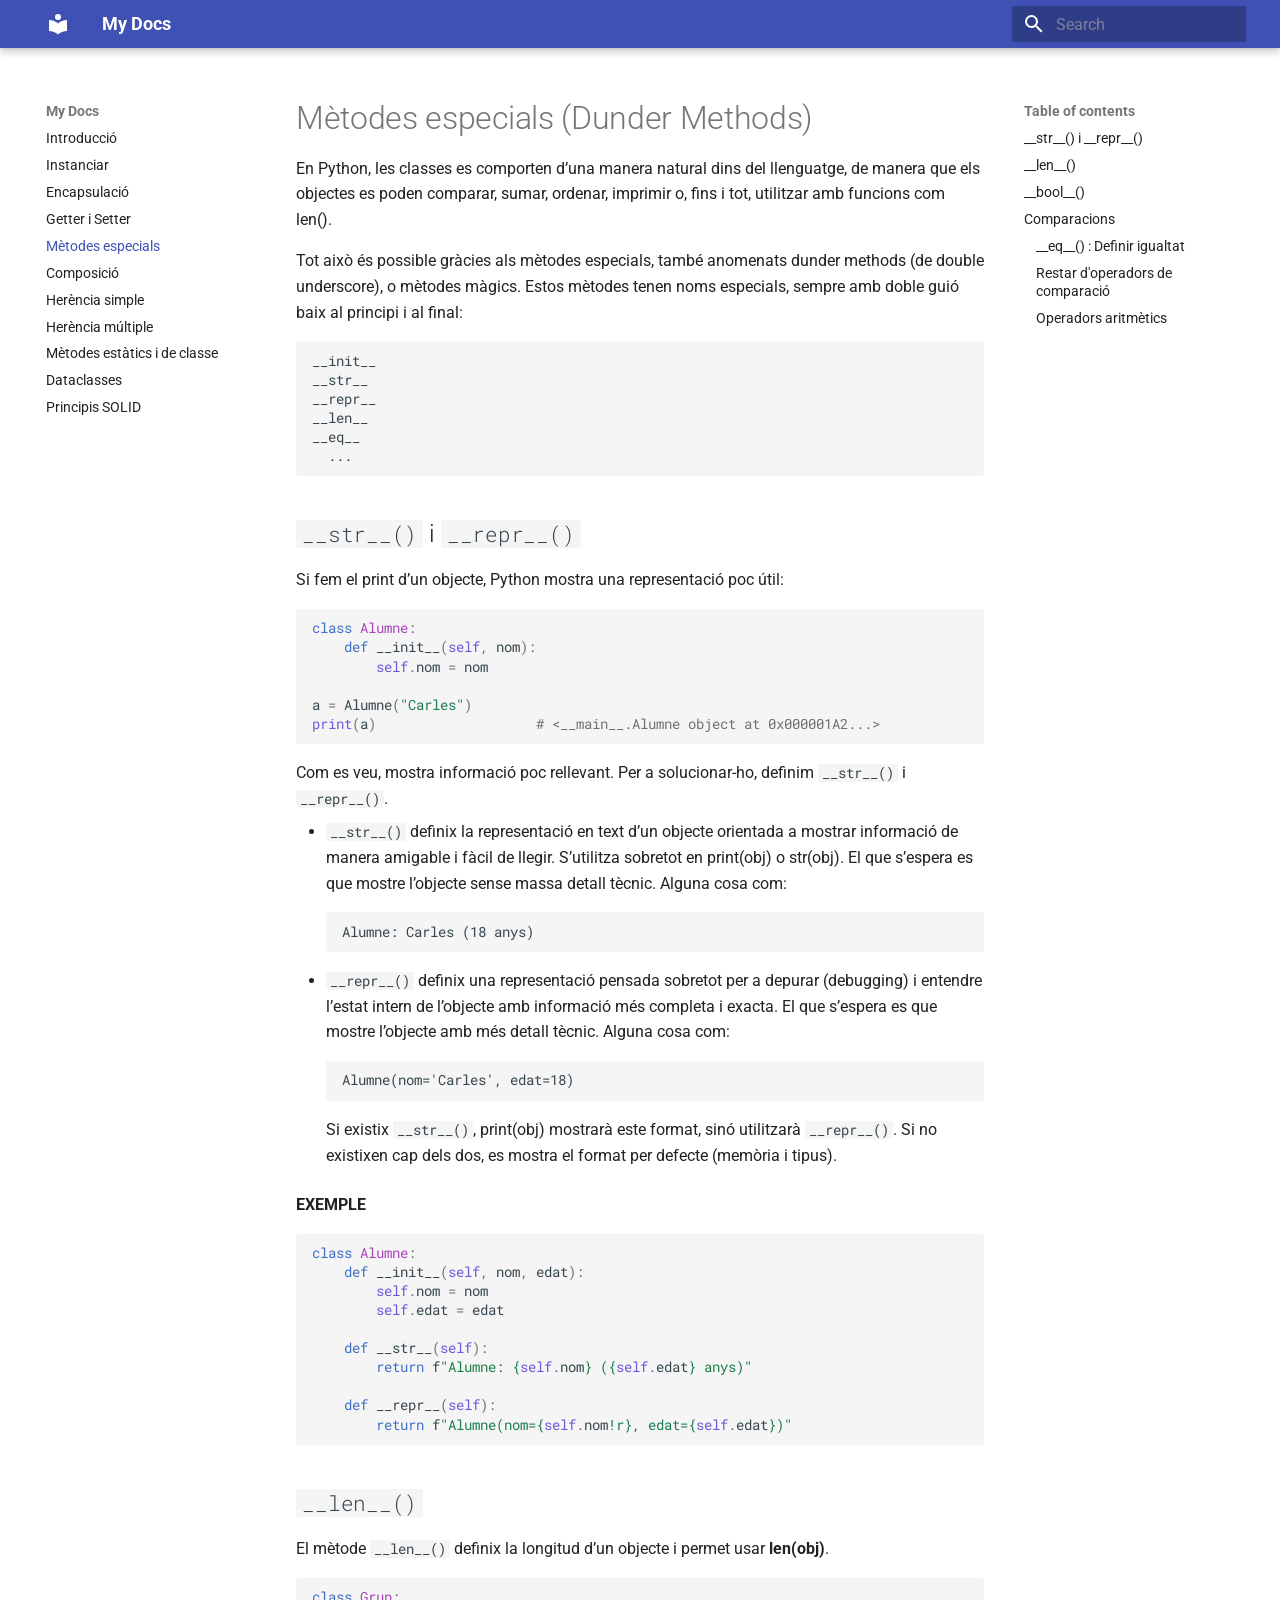
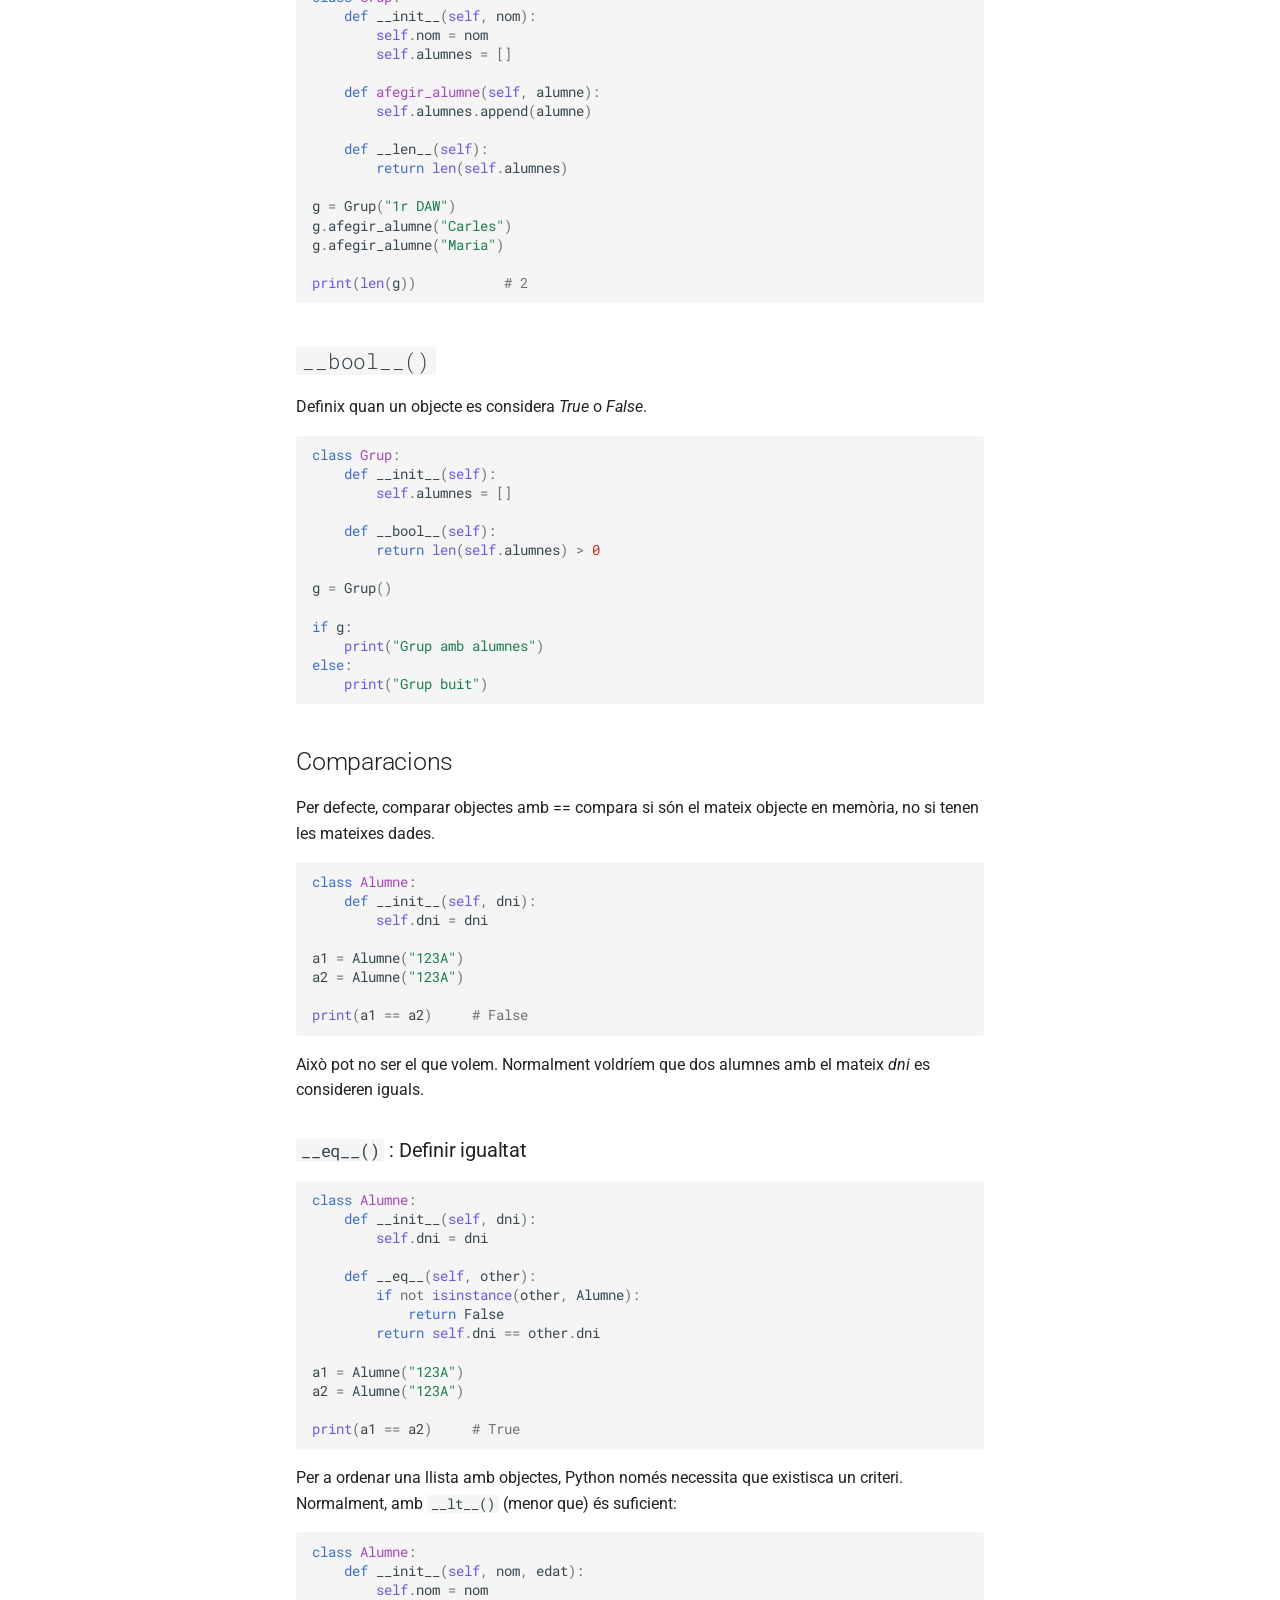
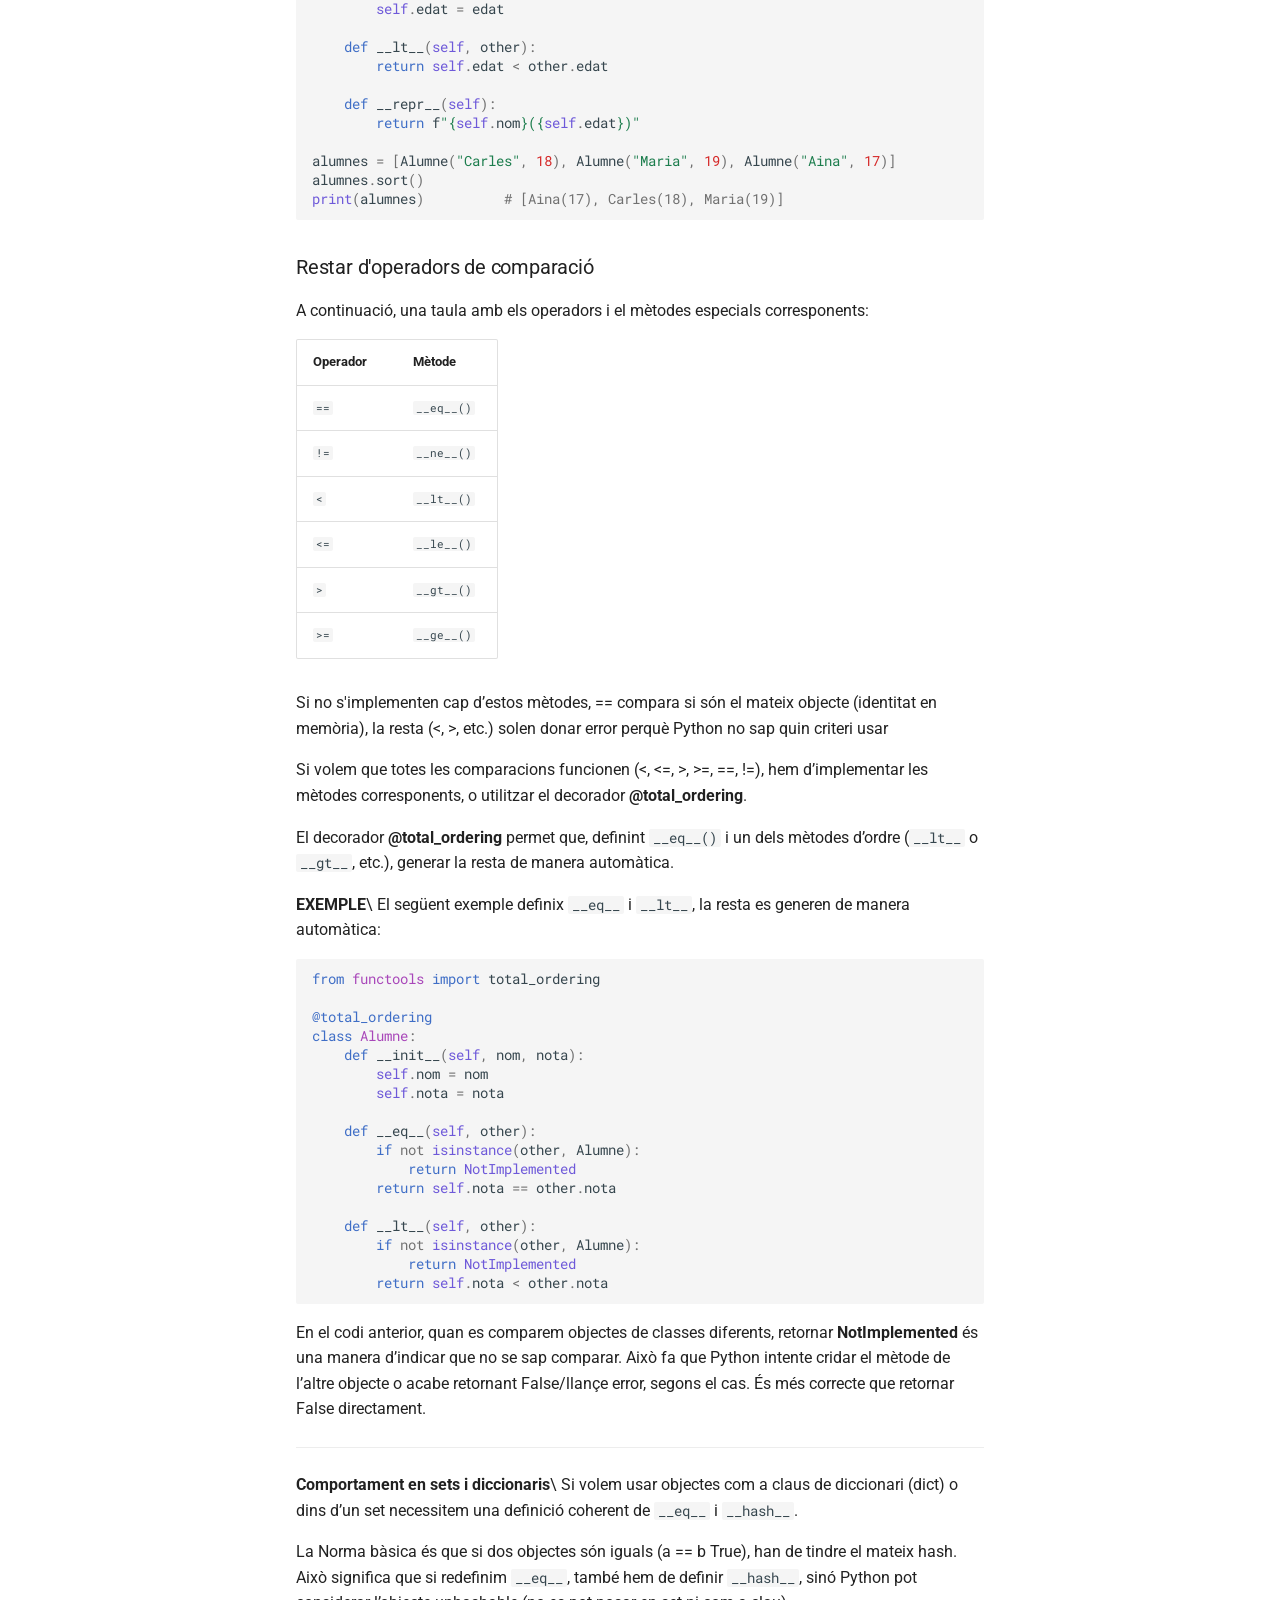
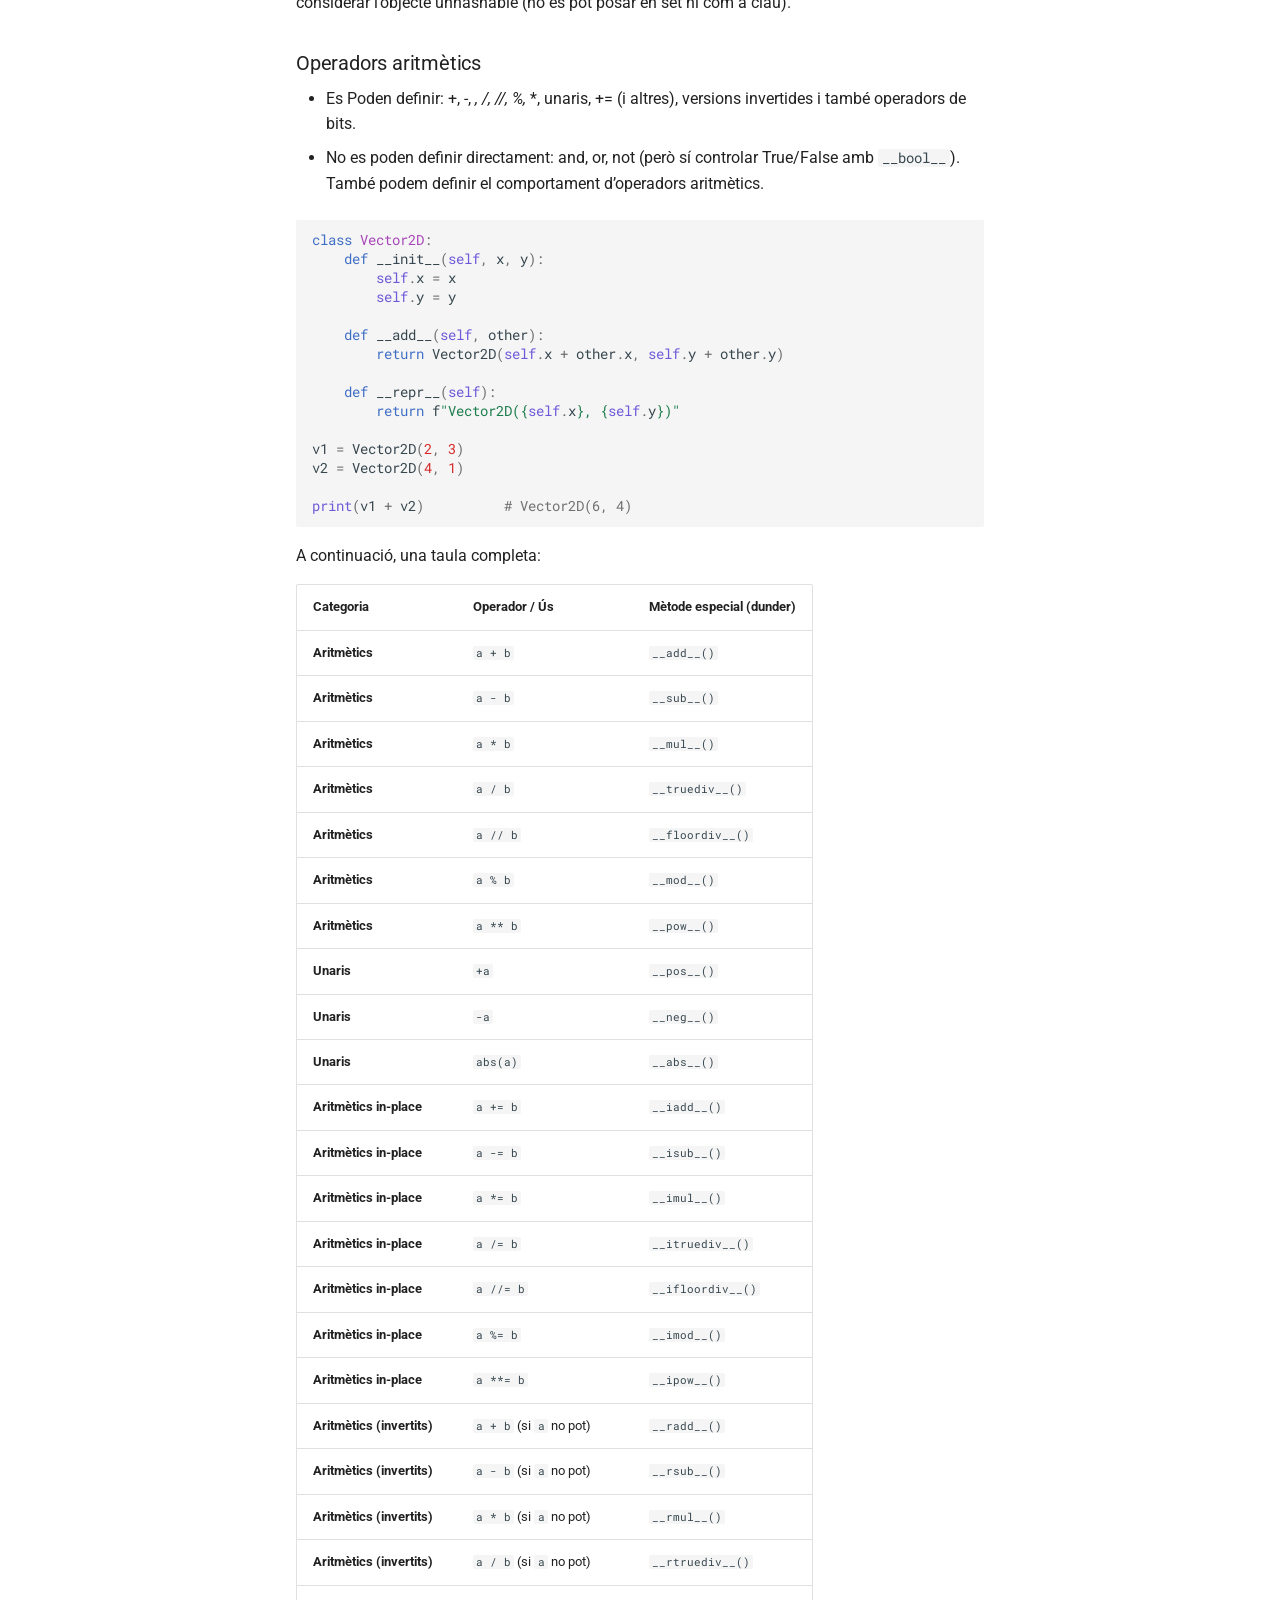
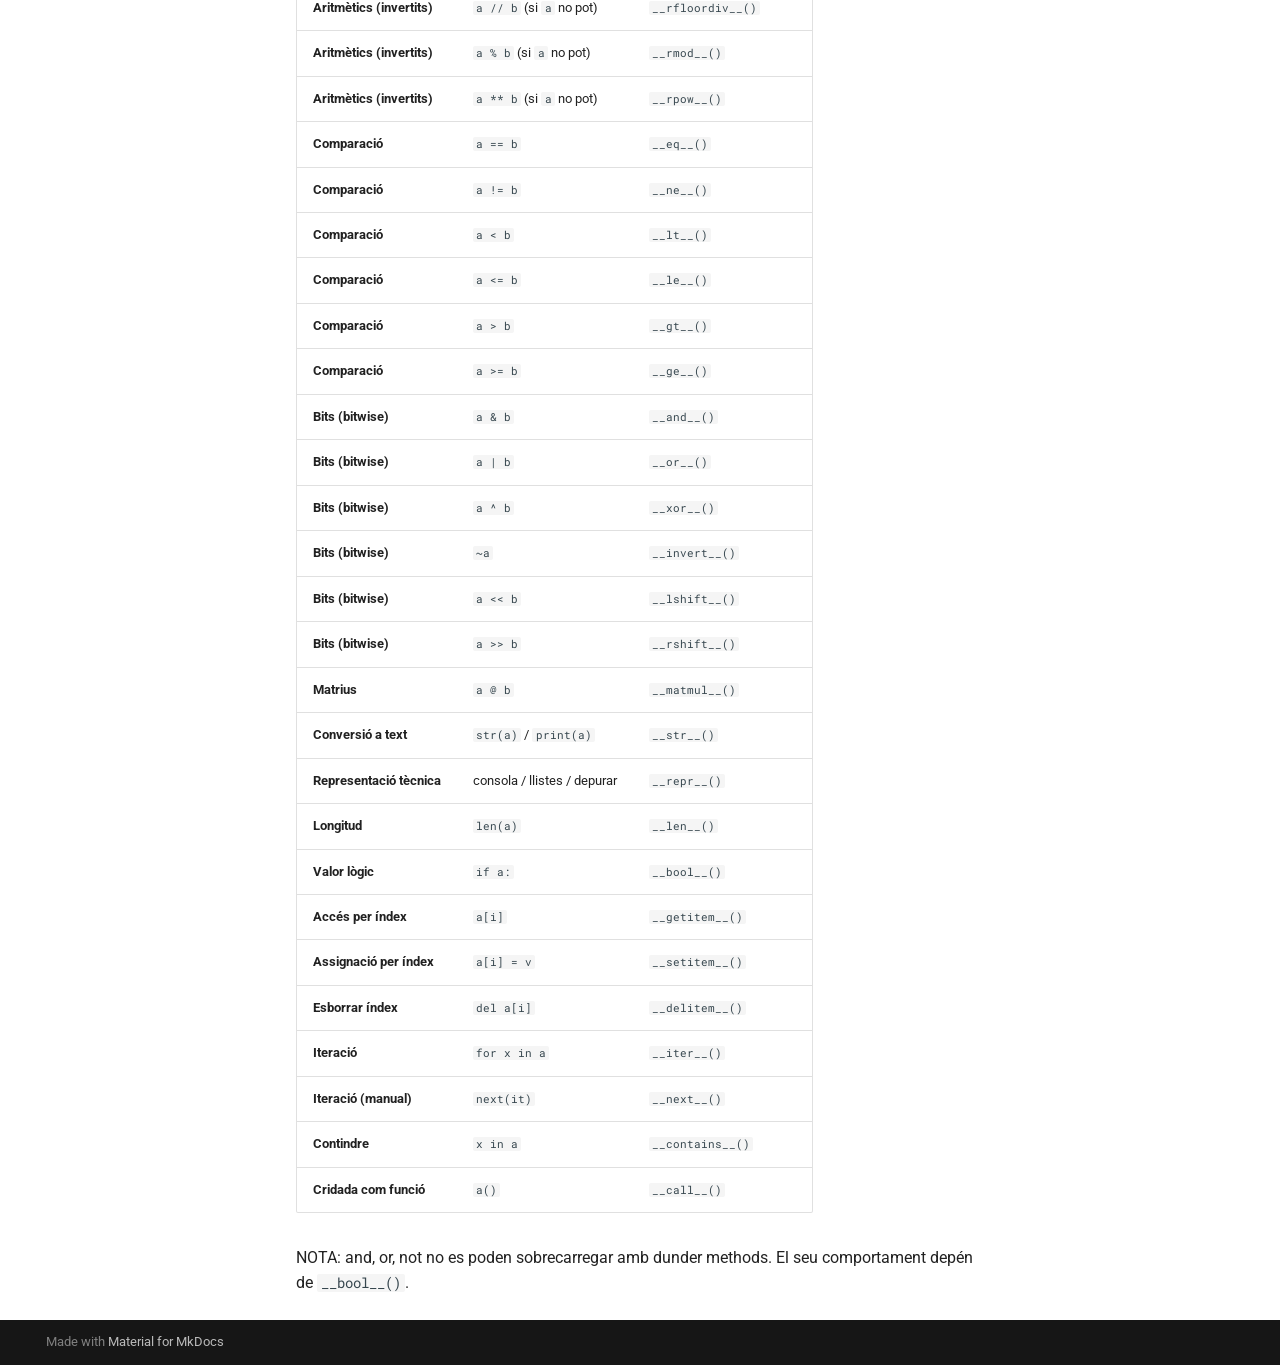
<file: docs/05-metodes_especials/index.html>
<!doctype html>
<html lang="en" class="no-js">
  <head>
    
      <meta charset="utf-8">
      <meta name="viewport" content="width=device-width,initial-scale=1">
      
      
      
      
        <link rel="prev" href="../04-getter_setter/">
      
      
        <link rel="next" href="../06-composicio_objectes/">
      
      
        
      
      
      <link rel="icon" href="../assets/favicon.ico">
      <meta name="generator" content="mkdocs-1.6.1, mkdocs-material-9.7.6">
    
    
      
        <title>Mètodes especials - My Docs</title>
      
    
    
      <link rel="stylesheet" href="../assets/stylesheets/main.484c7ddc.min.css">
      
      


    
    
      
    
    
      
        
        
        <link rel="preconnect" href="https://fonts.gstatic.com" crossorigin>
        <link rel="stylesheet" href="https://fonts.googleapis.com/css?family=Roboto:300,300i,400,400i,700,700i%7CRoboto+Mono:400,400i,700,700i&display=fallback">
        <style>:root{--md-text-font:"Roboto";--md-code-font:"Roboto Mono"}</style>
      
    
    
      <link rel="stylesheet" href="../css/estils.css">
    
    <script>__md_scope=new URL("..",location),__md_hash=e=>[...e].reduce(((e,_)=>(e<<5)-e+_.charCodeAt(0)),0),__md_get=(e,_=localStorage,t=__md_scope)=>JSON.parse(_.getItem(t.pathname+"."+e)),__md_set=(e,_,t=localStorage,a=__md_scope)=>{try{t.setItem(a.pathname+"."+e,JSON.stringify(_))}catch(e){}}</script>
    
      

    
    
  </head>
  
  
    <body dir="ltr">
  
    
    <input class="md-toggle" data-md-toggle="drawer" type="checkbox" id="__drawer" autocomplete="off">
    <input class="md-toggle" data-md-toggle="search" type="checkbox" id="__search" autocomplete="off">
    <label class="md-overlay" for="__drawer"></label>
    <div data-md-component="skip">
      
        
        <a href="#metodes-especials-dunder-methods" class="md-skip">
          Skip to content
        </a>
      
    </div>
    <div data-md-component="announce">
      
    </div>
    
    
      

  

<header class="md-header md-header--shadow" data-md-component="header">
  <nav class="md-header__inner md-grid" aria-label="Header">
    <a href=".." title="My Docs" class="md-header__button md-logo" aria-label="My Docs" data-md-component="logo">
      
  
  <svg xmlns="http://www.w3.org/2000/svg" viewBox="0 0 24 24"><path d="M12 8a3 3 0 0 0 3-3 3 3 0 0 0-3-3 3 3 0 0 0-3 3 3 3 0 0 0 3 3m0 3.54C9.64 9.35 6.5 8 3 8v11c3.5 0 6.64 1.35 9 3.54 2.36-2.19 5.5-3.54 9-3.54V8c-3.5 0-6.64 1.35-9 3.54"/></svg>

    </a>
    <label class="md-header__button md-icon" for="__drawer">
      
      <svg xmlns="http://www.w3.org/2000/svg" viewBox="0 0 24 24"><path d="M3 6h18v2H3zm0 5h18v2H3zm0 5h18v2H3z"/></svg>
    </label>
    <div class="md-header__title" data-md-component="header-title">
      <div class="md-header__ellipsis">
        <div class="md-header__topic">
          <span class="md-ellipsis">
            My Docs
          </span>
        </div>
        <div class="md-header__topic" data-md-component="header-topic">
          <span class="md-ellipsis">
            
              Mètodes especials
            
          </span>
        </div>
      </div>
    </div>
    
    
      <script>var palette=__md_get("__palette");if(palette&&palette.color){if("(prefers-color-scheme)"===palette.color.media){var media=matchMedia("(prefers-color-scheme: light)"),input=document.querySelector(media.matches?"[data-md-color-media='(prefers-color-scheme: light)']":"[data-md-color-media='(prefers-color-scheme: dark)']");palette.color.media=input.getAttribute("data-md-color-media"),palette.color.scheme=input.getAttribute("data-md-color-scheme"),palette.color.primary=input.getAttribute("data-md-color-primary"),palette.color.accent=input.getAttribute("data-md-color-accent")}for(var[key,value]of Object.entries(palette.color))document.body.setAttribute("data-md-color-"+key,value)}</script>
    
    
    
      
      
        <label class="md-header__button md-icon" for="__search">
          
          <svg xmlns="http://www.w3.org/2000/svg" viewBox="0 0 24 24"><path d="M9.5 3A6.5 6.5 0 0 1 16 9.5c0 1.61-.59 3.09-1.56 4.23l.27.27h.79l5 5-1.5 1.5-5-5v-.79l-.27-.27A6.52 6.52 0 0 1 9.5 16 6.5 6.5 0 0 1 3 9.5 6.5 6.5 0 0 1 9.5 3m0 2C7 5 5 7 5 9.5S7 14 9.5 14 14 12 14 9.5 12 5 9.5 5"/></svg>
        </label>
        <div class="md-search" data-md-component="search" role="dialog">
  <label class="md-search__overlay" for="__search"></label>
  <div class="md-search__inner" role="search">
    <form class="md-search__form" name="search">
      <input type="text" class="md-search__input" name="query" aria-label="Search" placeholder="Search" autocapitalize="off" autocorrect="off" autocomplete="off" spellcheck="false" data-md-component="search-query" required>
      <label class="md-search__icon md-icon" for="__search">
        
        <svg xmlns="http://www.w3.org/2000/svg" viewBox="0 0 24 24"><path d="M9.5 3A6.5 6.5 0 0 1 16 9.5c0 1.61-.59 3.09-1.56 4.23l.27.27h.79l5 5-1.5 1.5-5-5v-.79l-.27-.27A6.52 6.52 0 0 1 9.5 16 6.5 6.5 0 0 1 3 9.5 6.5 6.5 0 0 1 9.5 3m0 2C7 5 5 7 5 9.5S7 14 9.5 14 14 12 14 9.5 12 5 9.5 5"/></svg>
        
        <svg xmlns="http://www.w3.org/2000/svg" viewBox="0 0 24 24"><path d="M20 11v2H8l5.5 5.5-1.42 1.42L4.16 12l7.92-7.92L13.5 5.5 8 11z"/></svg>
      </label>
      <nav class="md-search__options" aria-label="Search">
        
        <button type="reset" class="md-search__icon md-icon" title="Clear" aria-label="Clear" tabindex="-1">
          
          <svg xmlns="http://www.w3.org/2000/svg" viewBox="0 0 24 24"><path d="M19 6.41 17.59 5 12 10.59 6.41 5 5 6.41 10.59 12 5 17.59 6.41 19 12 13.41 17.59 19 19 17.59 13.41 12z"/></svg>
        </button>
      </nav>
      
    </form>
    <div class="md-search__output">
      <div class="md-search__scrollwrap" tabindex="0" data-md-scrollfix>
        <div class="md-search-result" data-md-component="search-result">
          <div class="md-search-result__meta">
            Initializing search
          </div>
          <ol class="md-search-result__list" role="presentation"></ol>
        </div>
      </div>
    </div>
  </div>
</div>
      
    
    
  </nav>
  
</header>
    
    <div class="md-container" data-md-component="container">
      
      
        
          
        
      
      <main class="md-main" data-md-component="main">
        <div class="md-main__inner md-grid">
          
            
              
              <div class="md-sidebar md-sidebar--primary" data-md-component="sidebar" data-md-type="navigation" >
                <div class="md-sidebar__scrollwrap">
                  <div class="md-sidebar__inner">
                    



<nav class="md-nav md-nav--primary" aria-label="Navigation" data-md-level="0">
  <label class="md-nav__title" for="__drawer">
    <a href=".." title="My Docs" class="md-nav__button md-logo" aria-label="My Docs" data-md-component="logo">
      
  
  <svg xmlns="http://www.w3.org/2000/svg" viewBox="0 0 24 24"><path d="M12 8a3 3 0 0 0 3-3 3 3 0 0 0-3-3 3 3 0 0 0-3 3 3 3 0 0 0 3 3m0 3.54C9.64 9.35 6.5 8 3 8v11c3.5 0 6.64 1.35 9 3.54 2.36-2.19 5.5-3.54 9-3.54V8c-3.5 0-6.64 1.35-9 3.54"/></svg>

    </a>
    My Docs
  </label>
  
  <ul class="md-nav__list" data-md-scrollfix>
    
      
      
  
  
  
  
    <li class="md-nav__item">
      <a href=".." class="md-nav__link">
        
  
  
  <span class="md-ellipsis">
    
  
    Introducció
  

    
  </span>
  
  

      </a>
    </li>
  

    
      
      
  
  
  
  
    <li class="md-nav__item">
      <a href="../02-Instanciar/" class="md-nav__link">
        
  
  
  <span class="md-ellipsis">
    
  
    Instanciar
  

    
  </span>
  
  

      </a>
    </li>
  

    
      
      
  
  
  
  
    <li class="md-nav__item">
      <a href="../03-Encapsulacio/" class="md-nav__link">
        
  
  
  <span class="md-ellipsis">
    
  
    Encapsulació
  

    
  </span>
  
  

      </a>
    </li>
  

    
      
      
  
  
  
  
    <li class="md-nav__item">
      <a href="../04-getter_setter/" class="md-nav__link">
        
  
  
  <span class="md-ellipsis">
    
  
    Getter i Setter
  

    
  </span>
  
  

      </a>
    </li>
  

    
      
      
  
  
    
  
  
  
    <li class="md-nav__item md-nav__item--active">
      
      <input class="md-nav__toggle md-toggle" type="checkbox" id="__toc">
      
      
        
      
      
        <label class="md-nav__link md-nav__link--active" for="__toc">
          
  
  
  <span class="md-ellipsis">
    
  
    Mètodes especials
  

    
  </span>
  
  

          <span class="md-nav__icon md-icon"></span>
        </label>
      
      <a href="./" class="md-nav__link md-nav__link--active">
        
  
  
  <span class="md-ellipsis">
    
  
    Mètodes especials
  

    
  </span>
  
  

      </a>
      
        

<nav class="md-nav md-nav--secondary" aria-label="Table of contents">
  
  
  
    
  
  
    <label class="md-nav__title" for="__toc">
      <span class="md-nav__icon md-icon"></span>
      Table of contents
    </label>
    <ul class="md-nav__list" data-md-component="toc" data-md-scrollfix>
      
        <li class="md-nav__item">
  <a href="#__str__-i-__repr__" class="md-nav__link">
    <span class="md-ellipsis">
      
        __str__() i __repr__()
      
    </span>
  </a>
  
</li>
      
        <li class="md-nav__item">
  <a href="#__len__" class="md-nav__link">
    <span class="md-ellipsis">
      
        __len__()
      
    </span>
  </a>
  
</li>
      
        <li class="md-nav__item">
  <a href="#__bool__" class="md-nav__link">
    <span class="md-ellipsis">
      
        __bool__()
      
    </span>
  </a>
  
</li>
      
        <li class="md-nav__item">
  <a href="#comparacions" class="md-nav__link">
    <span class="md-ellipsis">
      
        Comparacions
      
    </span>
  </a>
  
    <nav class="md-nav" aria-label="Comparacions">
      <ul class="md-nav__list">
        
          <li class="md-nav__item">
  <a href="#__eq__-definir-igualtat" class="md-nav__link">
    <span class="md-ellipsis">
      
        __eq__() : Definir igualtat
      
    </span>
  </a>
  
</li>
        
          <li class="md-nav__item">
  <a href="#restar-doperadors-de-comparacio" class="md-nav__link">
    <span class="md-ellipsis">
      
        Restar d'operadors de comparació
      
    </span>
  </a>
  
</li>
        
          <li class="md-nav__item">
  <a href="#operadors-aritmetics" class="md-nav__link">
    <span class="md-ellipsis">
      
        Operadors aritmètics
      
    </span>
  </a>
  
</li>
        
      </ul>
    </nav>
  
</li>
      
    </ul>
  
</nav>
      
    </li>
  

    
      
      
  
  
  
  
    <li class="md-nav__item">
      <a href="../06-composicio_objectes/" class="md-nav__link">
        
  
  
  <span class="md-ellipsis">
    
  
    Composició
  

    
  </span>
  
  

      </a>
    </li>
  

    
      
      
  
  
  
  
    <li class="md-nav__item">
      <a href="../07-herencia/" class="md-nav__link">
        
  
  
  <span class="md-ellipsis">
    
  
    Herència simple
  

    
  </span>
  
  

      </a>
    </li>
  

    
      
      
  
  
  
  
    <li class="md-nav__item">
      <a href="../08-herencia_multiple/" class="md-nav__link">
        
  
  
  <span class="md-ellipsis">
    
  
    Herència múltiple
  

    
  </span>
  
  

      </a>
    </li>
  

    
      
      
  
  
  
  
    <li class="md-nav__item">
      <a href="../09-metodes_estatics_classe/" class="md-nav__link">
        
  
  
  <span class="md-ellipsis">
    
  
    Mètodes estàtics i de classe
  

    
  </span>
  
  

      </a>
    </li>
  

    
      
      
  
  
  
  
    <li class="md-nav__item">
      <a href="../10-dataclasses/" class="md-nav__link">
        
  
  
  <span class="md-ellipsis">
    
  
    Dataclasses
  

    
  </span>
  
  

      </a>
    </li>
  

    
      
      
  
  
  
  
    <li class="md-nav__item">
      <a href="../11-solid/" class="md-nav__link">
        
  
  
  <span class="md-ellipsis">
    
  
    Principis SOLID
  

    
  </span>
  
  

      </a>
    </li>
  

    
  </ul>
</nav>
                  </div>
                </div>
              </div>
            
            
              
              <div class="md-sidebar md-sidebar--secondary" data-md-component="sidebar" data-md-type="toc" >
                <div class="md-sidebar__scrollwrap">
                  <div class="md-sidebar__inner">
                    

<nav class="md-nav md-nav--secondary" aria-label="Table of contents">
  
  
  
    
  
  
    <label class="md-nav__title" for="__toc">
      <span class="md-nav__icon md-icon"></span>
      Table of contents
    </label>
    <ul class="md-nav__list" data-md-component="toc" data-md-scrollfix>
      
        <li class="md-nav__item">
  <a href="#__str__-i-__repr__" class="md-nav__link">
    <span class="md-ellipsis">
      
        __str__() i __repr__()
      
    </span>
  </a>
  
</li>
      
        <li class="md-nav__item">
  <a href="#__len__" class="md-nav__link">
    <span class="md-ellipsis">
      
        __len__()
      
    </span>
  </a>
  
</li>
      
        <li class="md-nav__item">
  <a href="#__bool__" class="md-nav__link">
    <span class="md-ellipsis">
      
        __bool__()
      
    </span>
  </a>
  
</li>
      
        <li class="md-nav__item">
  <a href="#comparacions" class="md-nav__link">
    <span class="md-ellipsis">
      
        Comparacions
      
    </span>
  </a>
  
    <nav class="md-nav" aria-label="Comparacions">
      <ul class="md-nav__list">
        
          <li class="md-nav__item">
  <a href="#__eq__-definir-igualtat" class="md-nav__link">
    <span class="md-ellipsis">
      
        __eq__() : Definir igualtat
      
    </span>
  </a>
  
</li>
        
          <li class="md-nav__item">
  <a href="#restar-doperadors-de-comparacio" class="md-nav__link">
    <span class="md-ellipsis">
      
        Restar d'operadors de comparació
      
    </span>
  </a>
  
</li>
        
          <li class="md-nav__item">
  <a href="#operadors-aritmetics" class="md-nav__link">
    <span class="md-ellipsis">
      
        Operadors aritmètics
      
    </span>
  </a>
  
</li>
        
      </ul>
    </nav>
  
</li>
      
    </ul>
  
</nav>
                  </div>
                </div>
              </div>
            
          
          
            <div class="md-content" data-md-component="content">
              
              <article class="md-content__inner md-typeset">
                
                  



<h1 id="metodes-especials-dunder-methods">Mètodes especials (Dunder Methods)</h1>
<p>En Python, les classes es comporten d’una manera natural dins del llenguatge, de manera que els objectes es poden comparar, sumar, ordenar, imprimir o, fins i tot, utilitzar amb funcions com len().</p>
<p>Tot això és possible gràcies als mètodes especials, també anomenats dunder methods (de double underscore), o mètodes màgics. Estos mètodes tenen noms especials, sempre amb doble guió baix al principi i al final:</p>
<div class="highlight"><pre><span></span><code>__init__
__str__
__repr__
__len__
__eq__
  ...
</code></pre></div>
<h2 id="__str__-i-__repr__"><code>__str__()</code> i <code>__repr__()</code></h2>
<p>Si fem el print d’un objecte, Python mostra una representació poc útil:</p>
<div class="highlight"><pre><span></span><code><span class="k">class</span><span class="w"> </span><span class="nc">Alumne</span><span class="p">:</span>
    <span class="k">def</span><span class="w"> </span><span class="fm">__init__</span><span class="p">(</span><span class="bp">self</span><span class="p">,</span> <span class="n">nom</span><span class="p">):</span>
        <span class="bp">self</span><span class="o">.</span><span class="n">nom</span> <span class="o">=</span> <span class="n">nom</span>

<span class="n">a</span> <span class="o">=</span> <span class="n">Alumne</span><span class="p">(</span><span class="s2">&quot;Carles&quot;</span><span class="p">)</span>
<span class="nb">print</span><span class="p">(</span><span class="n">a</span><span class="p">)</span>                    <span class="c1"># &lt;__main__.Alumne object at 0x000001A2...&gt;</span>
</code></pre></div>
<p>Com es veu, mostra informació poc rellevant. Per a solucionar-ho, definim <code>__str__()</code> i <code>__repr__()</code>.</p>
<ul>
<li>
<p><code>__str__()</code> definix la representació en text d’un objecte orientada a mostrar informació de manera amigable i fàcil de llegir. S’utilitza sobretot en print(obj) o str(obj). El que s’espera es que mostre l’objecte sense massa detall tècnic. Alguna cosa com:</p>
<div class="highlight"><pre><span></span><code>Alumne: Carles (18 anys)
</code></pre></div>
</li>
<li>
<p><code>__repr__()</code> definix una representació pensada sobretot per a depurar (debugging) i entendre l’estat intern de l’objecte amb informació més completa i exacta. El que s’espera es que mostre l’objecte amb més detall tècnic. Alguna cosa com:</p>
<p><div class="highlight"><pre><span></span><code>Alumne(nom=&#39;Carles&#39;, edat=18)
</code></pre></div>
Si existix <code>__str__()</code>, print(obj) mostrarà este format, sinó utilitzarà <code>__repr__()</code>. Si no existixen cap dels dos, es mostra el format per defecte (memòria i tipus).</p>
</li>
</ul>
<p><strong>EXEMPLE</strong></p>
<div class="highlight"><pre><span></span><code><span class="k">class</span><span class="w"> </span><span class="nc">Alumne</span><span class="p">:</span>
    <span class="k">def</span><span class="w"> </span><span class="fm">__init__</span><span class="p">(</span><span class="bp">self</span><span class="p">,</span> <span class="n">nom</span><span class="p">,</span> <span class="n">edat</span><span class="p">):</span>
        <span class="bp">self</span><span class="o">.</span><span class="n">nom</span> <span class="o">=</span> <span class="n">nom</span>
        <span class="bp">self</span><span class="o">.</span><span class="n">edat</span> <span class="o">=</span> <span class="n">edat</span>

    <span class="k">def</span><span class="w"> </span><span class="fm">__str__</span><span class="p">(</span><span class="bp">self</span><span class="p">):</span>
        <span class="k">return</span> <span class="sa">f</span><span class="s2">&quot;Alumne: </span><span class="si">{</span><span class="bp">self</span><span class="o">.</span><span class="n">nom</span><span class="si">}</span><span class="s2"> (</span><span class="si">{</span><span class="bp">self</span><span class="o">.</span><span class="n">edat</span><span class="si">}</span><span class="s2"> anys)&quot;</span>

    <span class="k">def</span><span class="w"> </span><span class="fm">__repr__</span><span class="p">(</span><span class="bp">self</span><span class="p">):</span>
        <span class="k">return</span> <span class="sa">f</span><span class="s2">&quot;Alumne(nom=</span><span class="si">{</span><span class="bp">self</span><span class="o">.</span><span class="n">nom</span><span class="si">!r}</span><span class="s2">, edat=</span><span class="si">{</span><span class="bp">self</span><span class="o">.</span><span class="n">edat</span><span class="si">}</span><span class="s2">)&quot;</span>
</code></pre></div>
<h2 id="__len__"><code>__len__()</code></h2>
<p>El mètode <code>__len__()</code> definix la longitud d’un objecte i permet usar <strong>len(obj)</strong>.</p>
<div class="highlight"><pre><span></span><code><span class="k">class</span><span class="w"> </span><span class="nc">Grup</span><span class="p">:</span>
    <span class="k">def</span><span class="w"> </span><span class="fm">__init__</span><span class="p">(</span><span class="bp">self</span><span class="p">,</span> <span class="n">nom</span><span class="p">):</span>
        <span class="bp">self</span><span class="o">.</span><span class="n">nom</span> <span class="o">=</span> <span class="n">nom</span>
        <span class="bp">self</span><span class="o">.</span><span class="n">alumnes</span> <span class="o">=</span> <span class="p">[]</span>

    <span class="k">def</span><span class="w"> </span><span class="nf">afegir_alumne</span><span class="p">(</span><span class="bp">self</span><span class="p">,</span> <span class="n">alumne</span><span class="p">):</span>
        <span class="bp">self</span><span class="o">.</span><span class="n">alumnes</span><span class="o">.</span><span class="n">append</span><span class="p">(</span><span class="n">alumne</span><span class="p">)</span>

    <span class="k">def</span><span class="w"> </span><span class="fm">__len__</span><span class="p">(</span><span class="bp">self</span><span class="p">):</span>
        <span class="k">return</span> <span class="nb">len</span><span class="p">(</span><span class="bp">self</span><span class="o">.</span><span class="n">alumnes</span><span class="p">)</span>

<span class="n">g</span> <span class="o">=</span> <span class="n">Grup</span><span class="p">(</span><span class="s2">&quot;1r DAW&quot;</span><span class="p">)</span>
<span class="n">g</span><span class="o">.</span><span class="n">afegir_alumne</span><span class="p">(</span><span class="s2">&quot;Carles&quot;</span><span class="p">)</span>
<span class="n">g</span><span class="o">.</span><span class="n">afegir_alumne</span><span class="p">(</span><span class="s2">&quot;Maria&quot;</span><span class="p">)</span>

<span class="nb">print</span><span class="p">(</span><span class="nb">len</span><span class="p">(</span><span class="n">g</span><span class="p">))</span>           <span class="c1"># 2 </span>
</code></pre></div>
<h2 id="__bool__"><code>__bool__()</code></h2>
<p>Definix quan un objecte es considera <em>True</em> o <em>False</em>.</p>
<div class="highlight"><pre><span></span><code><span class="k">class</span><span class="w"> </span><span class="nc">Grup</span><span class="p">:</span>
    <span class="k">def</span><span class="w"> </span><span class="fm">__init__</span><span class="p">(</span><span class="bp">self</span><span class="p">):</span>
        <span class="bp">self</span><span class="o">.</span><span class="n">alumnes</span> <span class="o">=</span> <span class="p">[]</span>

    <span class="k">def</span><span class="w"> </span><span class="fm">__bool__</span><span class="p">(</span><span class="bp">self</span><span class="p">):</span>
        <span class="k">return</span> <span class="nb">len</span><span class="p">(</span><span class="bp">self</span><span class="o">.</span><span class="n">alumnes</span><span class="p">)</span> <span class="o">&gt;</span> <span class="mi">0</span>

<span class="n">g</span> <span class="o">=</span> <span class="n">Grup</span><span class="p">()</span>

<span class="k">if</span> <span class="n">g</span><span class="p">:</span>
    <span class="nb">print</span><span class="p">(</span><span class="s2">&quot;Grup amb alumnes&quot;</span><span class="p">)</span>
<span class="k">else</span><span class="p">:</span>
    <span class="nb">print</span><span class="p">(</span><span class="s2">&quot;Grup buit&quot;</span><span class="p">)</span>
</code></pre></div>
<h2 id="comparacions">Comparacions</h2>
<p>Per defecte, comparar objectes amb == compara si són el mateix objecte en memòria, no si tenen les mateixes dades.</p>
<div class="highlight"><pre><span></span><code><span class="k">class</span><span class="w"> </span><span class="nc">Alumne</span><span class="p">:</span>
    <span class="k">def</span><span class="w"> </span><span class="fm">__init__</span><span class="p">(</span><span class="bp">self</span><span class="p">,</span> <span class="n">dni</span><span class="p">):</span>
        <span class="bp">self</span><span class="o">.</span><span class="n">dni</span> <span class="o">=</span> <span class="n">dni</span>

<span class="n">a1</span> <span class="o">=</span> <span class="n">Alumne</span><span class="p">(</span><span class="s2">&quot;123A&quot;</span><span class="p">)</span>
<span class="n">a2</span> <span class="o">=</span> <span class="n">Alumne</span><span class="p">(</span><span class="s2">&quot;123A&quot;</span><span class="p">)</span>

<span class="nb">print</span><span class="p">(</span><span class="n">a1</span> <span class="o">==</span> <span class="n">a2</span><span class="p">)</span>     <span class="c1"># False</span>
</code></pre></div>
<p>Això pot no ser el que volem. Normalment voldríem que dos alumnes amb el mateix <em>dni</em> es consideren iguals.</p>
<h3 id="__eq__-definir-igualtat"><code>__eq__()</code> : Definir igualtat</h3>
<div class="highlight"><pre><span></span><code><span class="k">class</span><span class="w"> </span><span class="nc">Alumne</span><span class="p">:</span>
    <span class="k">def</span><span class="w"> </span><span class="fm">__init__</span><span class="p">(</span><span class="bp">self</span><span class="p">,</span> <span class="n">dni</span><span class="p">):</span>
        <span class="bp">self</span><span class="o">.</span><span class="n">dni</span> <span class="o">=</span> <span class="n">dni</span>

    <span class="k">def</span><span class="w"> </span><span class="fm">__eq__</span><span class="p">(</span><span class="bp">self</span><span class="p">,</span> <span class="n">other</span><span class="p">):</span>
        <span class="k">if</span> <span class="ow">not</span> <span class="nb">isinstance</span><span class="p">(</span><span class="n">other</span><span class="p">,</span> <span class="n">Alumne</span><span class="p">):</span>
            <span class="k">return</span> <span class="kc">False</span>
        <span class="k">return</span> <span class="bp">self</span><span class="o">.</span><span class="n">dni</span> <span class="o">==</span> <span class="n">other</span><span class="o">.</span><span class="n">dni</span>

<span class="n">a1</span> <span class="o">=</span> <span class="n">Alumne</span><span class="p">(</span><span class="s2">&quot;123A&quot;</span><span class="p">)</span>
<span class="n">a2</span> <span class="o">=</span> <span class="n">Alumne</span><span class="p">(</span><span class="s2">&quot;123A&quot;</span><span class="p">)</span>

<span class="nb">print</span><span class="p">(</span><span class="n">a1</span> <span class="o">==</span> <span class="n">a2</span><span class="p">)</span>     <span class="c1"># True</span>
</code></pre></div>
<p>Per a ordenar una llista amb objectes, Python només necessita que existisca un criteri. Normalment, amb <code>__lt__()</code> (menor que) és suficient:</p>
<div class="highlight"><pre><span></span><code><span class="k">class</span><span class="w"> </span><span class="nc">Alumne</span><span class="p">:</span>
    <span class="k">def</span><span class="w"> </span><span class="fm">__init__</span><span class="p">(</span><span class="bp">self</span><span class="p">,</span> <span class="n">nom</span><span class="p">,</span> <span class="n">edat</span><span class="p">):</span>
        <span class="bp">self</span><span class="o">.</span><span class="n">nom</span> <span class="o">=</span> <span class="n">nom</span>
        <span class="bp">self</span><span class="o">.</span><span class="n">edat</span> <span class="o">=</span> <span class="n">edat</span>

    <span class="k">def</span><span class="w"> </span><span class="fm">__lt__</span><span class="p">(</span><span class="bp">self</span><span class="p">,</span> <span class="n">other</span><span class="p">):</span>
        <span class="k">return</span> <span class="bp">self</span><span class="o">.</span><span class="n">edat</span> <span class="o">&lt;</span> <span class="n">other</span><span class="o">.</span><span class="n">edat</span>

    <span class="k">def</span><span class="w"> </span><span class="fm">__repr__</span><span class="p">(</span><span class="bp">self</span><span class="p">):</span>
        <span class="k">return</span> <span class="sa">f</span><span class="s2">&quot;</span><span class="si">{</span><span class="bp">self</span><span class="o">.</span><span class="n">nom</span><span class="si">}</span><span class="s2">(</span><span class="si">{</span><span class="bp">self</span><span class="o">.</span><span class="n">edat</span><span class="si">}</span><span class="s2">)&quot;</span>

<span class="n">alumnes</span> <span class="o">=</span> <span class="p">[</span><span class="n">Alumne</span><span class="p">(</span><span class="s2">&quot;Carles&quot;</span><span class="p">,</span> <span class="mi">18</span><span class="p">),</span> <span class="n">Alumne</span><span class="p">(</span><span class="s2">&quot;Maria&quot;</span><span class="p">,</span> <span class="mi">19</span><span class="p">),</span> <span class="n">Alumne</span><span class="p">(</span><span class="s2">&quot;Aina&quot;</span><span class="p">,</span> <span class="mi">17</span><span class="p">)]</span>
<span class="n">alumnes</span><span class="o">.</span><span class="n">sort</span><span class="p">()</span>
<span class="nb">print</span><span class="p">(</span><span class="n">alumnes</span><span class="p">)</span>          <span class="c1"># [Aina(17), Carles(18), Maria(19)]</span>
</code></pre></div>
<h3 id="restar-doperadors-de-comparacio">Restar d'operadors de comparació</h3>
<p>A continuació, una taula amb els operadors i el mètodes especials corresponents:</p>
<table>
<thead>
<tr>
<th>Operador</th>
<th>Mètode</th>
</tr>
</thead>
<tbody>
<tr>
<td><code>==</code></td>
<td><code>__eq__()</code></td>
</tr>
<tr>
<td><code>!=</code></td>
<td><code>__ne__()</code></td>
</tr>
<tr>
<td><code>&lt;</code></td>
<td><code>__lt__()</code></td>
</tr>
<tr>
<td><code>&lt;=</code></td>
<td><code>__le__()</code></td>
</tr>
<tr>
<td><code>&gt;</code></td>
<td><code>__gt__()</code></td>
</tr>
<tr>
<td><code>&gt;=</code></td>
<td><code>__ge__()</code></td>
</tr>
</tbody>
</table>
<p>Si no s'implementen cap d’estos mètodes, == compara si són el mateix objecte (identitat en memòria), la resta (&lt;, &gt;, etc.) solen donar error perquè Python no sap quin criteri usar</p>
<p>Si volem que totes les comparacions funcionen (&lt;, &lt;=, &gt;, &gt;=, ==, !=), hem d’implementar les mètodes corresponents, o utilitzar el decorador <strong>@total_ordering</strong>.</p>
<p>El decorador <strong>@total_ordering</strong> permet que, definint <code>__eq__()</code> i un dels mètodes d’ordre (<code>__lt__</code> o <code>__gt__</code>, etc.), generar la resta de manera automàtica.</p>
<p><strong>EXEMPLE</strong>\
El següent exemple definix <code>__eq__</code> i <code>__lt__</code>, la resta es generen de manera automàtica:</p>
<div class="highlight"><pre><span></span><code><span class="kn">from</span><span class="w"> </span><span class="nn">functools</span><span class="w"> </span><span class="kn">import</span> <span class="n">total_ordering</span>

<span class="nd">@total_ordering</span>
<span class="k">class</span><span class="w"> </span><span class="nc">Alumne</span><span class="p">:</span>
    <span class="k">def</span><span class="w"> </span><span class="fm">__init__</span><span class="p">(</span><span class="bp">self</span><span class="p">,</span> <span class="n">nom</span><span class="p">,</span> <span class="n">nota</span><span class="p">):</span>
        <span class="bp">self</span><span class="o">.</span><span class="n">nom</span> <span class="o">=</span> <span class="n">nom</span>
        <span class="bp">self</span><span class="o">.</span><span class="n">nota</span> <span class="o">=</span> <span class="n">nota</span>

    <span class="k">def</span><span class="w"> </span><span class="fm">__eq__</span><span class="p">(</span><span class="bp">self</span><span class="p">,</span> <span class="n">other</span><span class="p">):</span>
        <span class="k">if</span> <span class="ow">not</span> <span class="nb">isinstance</span><span class="p">(</span><span class="n">other</span><span class="p">,</span> <span class="n">Alumne</span><span class="p">):</span>
            <span class="k">return</span> <span class="bp">NotImplemented</span>
        <span class="k">return</span> <span class="bp">self</span><span class="o">.</span><span class="n">nota</span> <span class="o">==</span> <span class="n">other</span><span class="o">.</span><span class="n">nota</span>

    <span class="k">def</span><span class="w"> </span><span class="fm">__lt__</span><span class="p">(</span><span class="bp">self</span><span class="p">,</span> <span class="n">other</span><span class="p">):</span>
        <span class="k">if</span> <span class="ow">not</span> <span class="nb">isinstance</span><span class="p">(</span><span class="n">other</span><span class="p">,</span> <span class="n">Alumne</span><span class="p">):</span>
            <span class="k">return</span> <span class="bp">NotImplemented</span>
        <span class="k">return</span> <span class="bp">self</span><span class="o">.</span><span class="n">nota</span> <span class="o">&lt;</span> <span class="n">other</span><span class="o">.</span><span class="n">nota</span>
</code></pre></div>
<p>En el codi anterior, quan es comparem objectes de classes diferents, retornar <strong>NotImplemented</strong> és una manera d’indicar que no se sap comparar. Això fa que Python intente cridar el mètode de l’altre objecte o acabe retornant False/llançe error, segons el cas. És més correcte que retornar False directament.</p>
<hr />
<p><strong>Comportament en sets i diccionaris</strong>\
Si volem usar objectes com a claus de diccionari (dict) o dins d’un set necessitem una definició coherent de <code>__eq__</code> i <code>__hash__</code>.</p>
<p>La Norma bàsica és que si dos objectes són iguals (a == b True), han de tindre el mateix hash. Això significa que si redefinim <code>__eq__</code>, també hem de definir <code>__hash__</code>, sinó Python pot considerar l’objecte unhashable (no es pot posar en set ni com a clau).</p>
<h3 id="operadors-aritmetics">Operadors aritmètics</h3>
<ul>
<li>
<p>Es Poden definir: +, -, <em>, /, //, %, </em>*, unaris, += (i altres), versions invertides i també operadors de bits.</p>
</li>
<li>
<p>No es poden definir directament: and, or, not (però sí controlar True/False amb <code>__bool__</code>). També podem definir el comportament d’operadors aritmètics.</p>
</li>
</ul>
<div class="highlight"><pre><span></span><code><span class="k">class</span><span class="w"> </span><span class="nc">Vector2D</span><span class="p">:</span>
    <span class="k">def</span><span class="w"> </span><span class="fm">__init__</span><span class="p">(</span><span class="bp">self</span><span class="p">,</span> <span class="n">x</span><span class="p">,</span> <span class="n">y</span><span class="p">):</span>
        <span class="bp">self</span><span class="o">.</span><span class="n">x</span> <span class="o">=</span> <span class="n">x</span>
        <span class="bp">self</span><span class="o">.</span><span class="n">y</span> <span class="o">=</span> <span class="n">y</span>

    <span class="k">def</span><span class="w"> </span><span class="fm">__add__</span><span class="p">(</span><span class="bp">self</span><span class="p">,</span> <span class="n">other</span><span class="p">):</span>
        <span class="k">return</span> <span class="n">Vector2D</span><span class="p">(</span><span class="bp">self</span><span class="o">.</span><span class="n">x</span> <span class="o">+</span> <span class="n">other</span><span class="o">.</span><span class="n">x</span><span class="p">,</span> <span class="bp">self</span><span class="o">.</span><span class="n">y</span> <span class="o">+</span> <span class="n">other</span><span class="o">.</span><span class="n">y</span><span class="p">)</span>

    <span class="k">def</span><span class="w"> </span><span class="fm">__repr__</span><span class="p">(</span><span class="bp">self</span><span class="p">):</span>
        <span class="k">return</span> <span class="sa">f</span><span class="s2">&quot;Vector2D(</span><span class="si">{</span><span class="bp">self</span><span class="o">.</span><span class="n">x</span><span class="si">}</span><span class="s2">, </span><span class="si">{</span><span class="bp">self</span><span class="o">.</span><span class="n">y</span><span class="si">}</span><span class="s2">)&quot;</span>

<span class="n">v1</span> <span class="o">=</span> <span class="n">Vector2D</span><span class="p">(</span><span class="mi">2</span><span class="p">,</span> <span class="mi">3</span><span class="p">)</span>
<span class="n">v2</span> <span class="o">=</span> <span class="n">Vector2D</span><span class="p">(</span><span class="mi">4</span><span class="p">,</span> <span class="mi">1</span><span class="p">)</span>

<span class="nb">print</span><span class="p">(</span><span class="n">v1</span> <span class="o">+</span> <span class="n">v2</span><span class="p">)</span>          <span class="c1"># Vector2D(6, 4)</span>
</code></pre></div>
<p>A continuació, una taula completa:</p>
<table>
<thead>
<tr>
<th>Categoria</th>
<th>Operador / Ús</th>
<th>Mètode especial (dunder)</th>
</tr>
</thead>
<tbody>
<tr>
<td><strong>Aritmètics</strong></td>
<td><code>a + b</code></td>
<td><code>__add__()</code></td>
</tr>
<tr>
<td><strong>Aritmètics</strong></td>
<td><code>a - b</code></td>
<td><code>__sub__()</code></td>
</tr>
<tr>
<td><strong>Aritmètics</strong></td>
<td><code>a * b</code></td>
<td><code>__mul__()</code></td>
</tr>
<tr>
<td><strong>Aritmètics</strong></td>
<td><code>a / b</code></td>
<td><code>__truediv__()</code></td>
</tr>
<tr>
<td><strong>Aritmètics</strong></td>
<td><code>a // b</code></td>
<td><code>__floordiv__()</code></td>
</tr>
<tr>
<td><strong>Aritmètics</strong></td>
<td><code>a % b</code></td>
<td><code>__mod__()</code></td>
</tr>
<tr>
<td><strong>Aritmètics</strong></td>
<td><code>a ** b</code></td>
<td><code>__pow__()</code></td>
</tr>
<tr>
<td><strong>Unaris</strong></td>
<td><code>+a</code></td>
<td><code>__pos__()</code></td>
</tr>
<tr>
<td><strong>Unaris</strong></td>
<td><code>-a</code></td>
<td><code>__neg__()</code></td>
</tr>
<tr>
<td><strong>Unaris</strong></td>
<td><code>abs(a)</code></td>
<td><code>__abs__()</code></td>
</tr>
<tr>
<td><strong>Aritmètics in-place</strong></td>
<td><code>a += b</code></td>
<td><code>__iadd__()</code></td>
</tr>
<tr>
<td><strong>Aritmètics in-place</strong></td>
<td><code>a -= b</code></td>
<td><code>__isub__()</code></td>
</tr>
<tr>
<td><strong>Aritmètics in-place</strong></td>
<td><code>a *= b</code></td>
<td><code>__imul__()</code></td>
</tr>
<tr>
<td><strong>Aritmètics in-place</strong></td>
<td><code>a /= b</code></td>
<td><code>__itruediv__()</code></td>
</tr>
<tr>
<td><strong>Aritmètics in-place</strong></td>
<td><code>a //= b</code></td>
<td><code>__ifloordiv__()</code></td>
</tr>
<tr>
<td><strong>Aritmètics in-place</strong></td>
<td><code>a %= b</code></td>
<td><code>__imod__()</code></td>
</tr>
<tr>
<td><strong>Aritmètics in-place</strong></td>
<td><code>a **= b</code></td>
<td><code>__ipow__()</code></td>
</tr>
<tr>
<td><strong>Aritmètics (invertits)</strong></td>
<td><code>a + b</code> (si <code>a</code> no pot)</td>
<td><code>__radd__()</code></td>
</tr>
<tr>
<td><strong>Aritmètics (invertits)</strong></td>
<td><code>a - b</code> (si <code>a</code> no pot)</td>
<td><code>__rsub__()</code></td>
</tr>
<tr>
<td><strong>Aritmètics (invertits)</strong></td>
<td><code>a * b</code> (si <code>a</code> no pot)</td>
<td><code>__rmul__()</code></td>
</tr>
<tr>
<td><strong>Aritmètics (invertits)</strong></td>
<td><code>a / b</code> (si <code>a</code> no pot)</td>
<td><code>__rtruediv__()</code></td>
</tr>
<tr>
<td><strong>Aritmètics (invertits)</strong></td>
<td><code>a // b</code> (si <code>a</code> no pot)</td>
<td><code>__rfloordiv__()</code></td>
</tr>
<tr>
<td><strong>Aritmètics (invertits)</strong></td>
<td><code>a % b</code> (si <code>a</code> no pot)</td>
<td><code>__rmod__()</code></td>
</tr>
<tr>
<td><strong>Aritmètics (invertits)</strong></td>
<td><code>a ** b</code> (si <code>a</code> no pot)</td>
<td><code>__rpow__()</code></td>
</tr>
<tr>
<td><strong>Comparació</strong></td>
<td><code>a == b</code></td>
<td><code>__eq__()</code></td>
</tr>
<tr>
<td><strong>Comparació</strong></td>
<td><code>a != b</code></td>
<td><code>__ne__()</code></td>
</tr>
<tr>
<td><strong>Comparació</strong></td>
<td><code>a &lt; b</code></td>
<td><code>__lt__()</code></td>
</tr>
<tr>
<td><strong>Comparació</strong></td>
<td><code>a &lt;= b</code></td>
<td><code>__le__()</code></td>
</tr>
<tr>
<td><strong>Comparació</strong></td>
<td><code>a &gt; b</code></td>
<td><code>__gt__()</code></td>
</tr>
<tr>
<td><strong>Comparació</strong></td>
<td><code>a &gt;= b</code></td>
<td><code>__ge__()</code></td>
</tr>
<tr>
<td><strong>Bits (bitwise)</strong></td>
<td><code>a &amp; b</code></td>
<td><code>__and__()</code></td>
</tr>
<tr>
<td><strong>Bits (bitwise)</strong></td>
<td><code>a | b</code></td>
<td><code>__or__()</code></td>
</tr>
<tr>
<td><strong>Bits (bitwise)</strong></td>
<td><code>a ^ b</code></td>
<td><code>__xor__()</code></td>
</tr>
<tr>
<td><strong>Bits (bitwise)</strong></td>
<td><code>~a</code></td>
<td><code>__invert__()</code></td>
</tr>
<tr>
<td><strong>Bits (bitwise)</strong></td>
<td><code>a &lt;&lt; b</code></td>
<td><code>__lshift__()</code></td>
</tr>
<tr>
<td><strong>Bits (bitwise)</strong></td>
<td><code>a &gt;&gt; b</code></td>
<td><code>__rshift__()</code></td>
</tr>
<tr>
<td><strong>Matrius</strong></td>
<td><code>a @ b</code></td>
<td><code>__matmul__()</code></td>
</tr>
<tr>
<td><strong>Conversió a text</strong></td>
<td><code>str(a)</code> / <code>print(a)</code></td>
<td><code>__str__()</code></td>
</tr>
<tr>
<td><strong>Representació tècnica</strong></td>
<td>consola / llistes / depurar</td>
<td><code>__repr__()</code></td>
</tr>
<tr>
<td><strong>Longitud</strong></td>
<td><code>len(a)</code></td>
<td><code>__len__()</code></td>
</tr>
<tr>
<td><strong>Valor lògic</strong></td>
<td><code>if a:</code></td>
<td><code>__bool__()</code></td>
</tr>
<tr>
<td><strong>Accés per índex</strong></td>
<td><code>a[i]</code></td>
<td><code>__getitem__()</code></td>
</tr>
<tr>
<td><strong>Assignació per índex</strong></td>
<td><code>a[i] = v</code></td>
<td><code>__setitem__()</code></td>
</tr>
<tr>
<td><strong>Esborrar índex</strong></td>
<td><code>del a[i]</code></td>
<td><code>__delitem__()</code></td>
</tr>
<tr>
<td><strong>Iteració</strong></td>
<td><code>for x in a</code></td>
<td><code>__iter__()</code></td>
</tr>
<tr>
<td><strong>Iteració (manual)</strong></td>
<td><code>next(it)</code></td>
<td><code>__next__()</code></td>
</tr>
<tr>
<td><strong>Contindre</strong></td>
<td><code>x in a</code></td>
<td><code>__contains__()</code></td>
</tr>
<tr>
<td><strong>Cridada com funció</strong></td>
<td><code>a()</code></td>
<td><code>__call__()</code></td>
</tr>
</tbody>
</table>
<p>NOTA: and, or, not no es poden sobrecarregar amb dunder methods. El seu comportament depén de <code>__bool__()</code>.</p>












                
              </article>
            </div>
          
          
<script>var target=document.getElementById(location.hash.slice(1));target&&target.name&&(target.checked=target.name.startsWith("__tabbed_"))</script>
        </div>
        
      </main>
      
        <footer class="md-footer">
  
  <div class="md-footer-meta md-typeset">
    <div class="md-footer-meta__inner md-grid">
      <div class="md-copyright">
  
  
    Made with
    <a href="https://squidfunk.github.io/mkdocs-material/" target="_blank" rel="noopener">
      Material for MkDocs
    </a>
  
</div>
      
    </div>
  </div>
</footer>
      
    </div>
    <div class="md-dialog" data-md-component="dialog">
      <div class="md-dialog__inner md-typeset"></div>
    </div>
    
    
    
      
      
      <script id="__config" type="application/json">{"annotate": null, "base": "..", "features": [], "search": "../assets/javascripts/workers/search.2c215733.min.js", "tags": null, "translations": {"clipboard.copied": "Copied to clipboard", "clipboard.copy": "Copy to clipboard", "search.result.more.one": "1 more on this page", "search.result.more.other": "# more on this page", "search.result.none": "No matching documents", "search.result.one": "1 matching document", "search.result.other": "# matching documents", "search.result.placeholder": "Type to start searching", "search.result.term.missing": "Missing", "select.version": "Select version"}, "version": null}</script>
    
    
      <script src="../assets/javascripts/bundle.79ae519e.min.js"></script>
      
    
  </body>
</html>
</file>
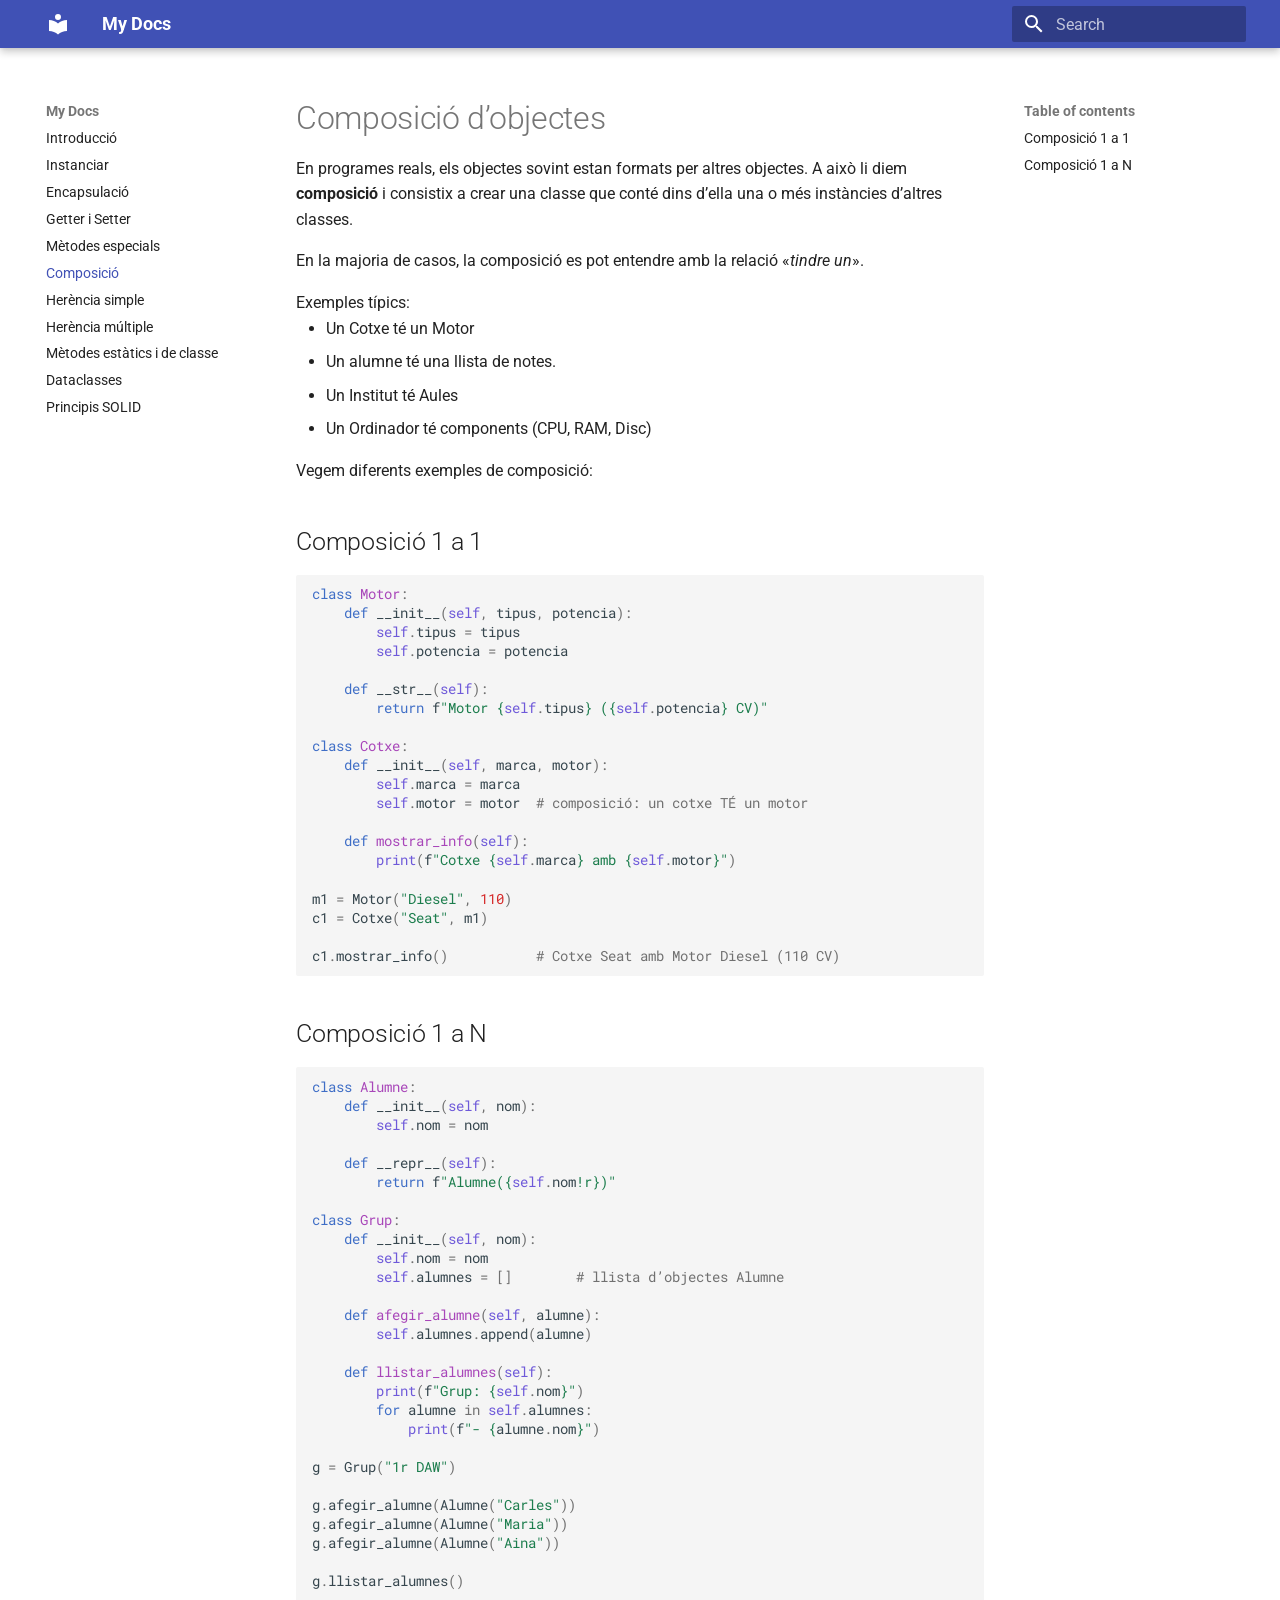
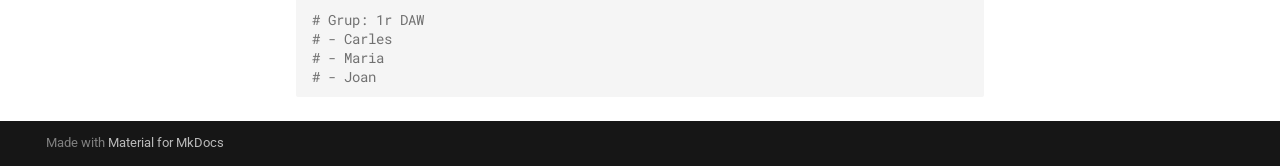
<file: docs/06-composicio_objectes/index.html>
<!doctype html>
<html lang="en" class="no-js">
  <head>
    
      <meta charset="utf-8">
      <meta name="viewport" content="width=device-width,initial-scale=1">
      
      
      
      
        <link rel="prev" href="../05-metodes_especials/">
      
      
        <link rel="next" href="../07-herencia/">
      
      
        
      
      
      <link rel="icon" href="../assets/favicon.ico">
      <meta name="generator" content="mkdocs-1.6.1, mkdocs-material-9.7.6">
    
    
      
        <title>Composició - My Docs</title>
      
    
    
      <link rel="stylesheet" href="../assets/stylesheets/main.484c7ddc.min.css">
      
      


    
    
      
    
    
      
        
        
        <link rel="preconnect" href="https://fonts.gstatic.com" crossorigin>
        <link rel="stylesheet" href="https://fonts.googleapis.com/css?family=Roboto:300,300i,400,400i,700,700i%7CRoboto+Mono:400,400i,700,700i&display=fallback">
        <style>:root{--md-text-font:"Roboto";--md-code-font:"Roboto Mono"}</style>
      
    
    
      <link rel="stylesheet" href="../css/estils.css">
    
    <script>__md_scope=new URL("..",location),__md_hash=e=>[...e].reduce(((e,_)=>(e<<5)-e+_.charCodeAt(0)),0),__md_get=(e,_=localStorage,t=__md_scope)=>JSON.parse(_.getItem(t.pathname+"."+e)),__md_set=(e,_,t=localStorage,a=__md_scope)=>{try{t.setItem(a.pathname+"."+e,JSON.stringify(_))}catch(e){}}</script>
    
      

    
    
  </head>
  
  
    <body dir="ltr">
  
    
    <input class="md-toggle" data-md-toggle="drawer" type="checkbox" id="__drawer" autocomplete="off">
    <input class="md-toggle" data-md-toggle="search" type="checkbox" id="__search" autocomplete="off">
    <label class="md-overlay" for="__drawer"></label>
    <div data-md-component="skip">
      
        
        <a href="#composicio-dobjectes" class="md-skip">
          Skip to content
        </a>
      
    </div>
    <div data-md-component="announce">
      
    </div>
    
    
      

  

<header class="md-header md-header--shadow" data-md-component="header">
  <nav class="md-header__inner md-grid" aria-label="Header">
    <a href=".." title="My Docs" class="md-header__button md-logo" aria-label="My Docs" data-md-component="logo">
      
  
  <svg xmlns="http://www.w3.org/2000/svg" viewBox="0 0 24 24"><path d="M12 8a3 3 0 0 0 3-3 3 3 0 0 0-3-3 3 3 0 0 0-3 3 3 3 0 0 0 3 3m0 3.54C9.64 9.35 6.5 8 3 8v11c3.5 0 6.64 1.35 9 3.54 2.36-2.19 5.5-3.54 9-3.54V8c-3.5 0-6.64 1.35-9 3.54"/></svg>

    </a>
    <label class="md-header__button md-icon" for="__drawer">
      
      <svg xmlns="http://www.w3.org/2000/svg" viewBox="0 0 24 24"><path d="M3 6h18v2H3zm0 5h18v2H3zm0 5h18v2H3z"/></svg>
    </label>
    <div class="md-header__title" data-md-component="header-title">
      <div class="md-header__ellipsis">
        <div class="md-header__topic">
          <span class="md-ellipsis">
            My Docs
          </span>
        </div>
        <div class="md-header__topic" data-md-component="header-topic">
          <span class="md-ellipsis">
            
              Composició
            
          </span>
        </div>
      </div>
    </div>
    
    
      <script>var palette=__md_get("__palette");if(palette&&palette.color){if("(prefers-color-scheme)"===palette.color.media){var media=matchMedia("(prefers-color-scheme: light)"),input=document.querySelector(media.matches?"[data-md-color-media='(prefers-color-scheme: light)']":"[data-md-color-media='(prefers-color-scheme: dark)']");palette.color.media=input.getAttribute("data-md-color-media"),palette.color.scheme=input.getAttribute("data-md-color-scheme"),palette.color.primary=input.getAttribute("data-md-color-primary"),palette.color.accent=input.getAttribute("data-md-color-accent")}for(var[key,value]of Object.entries(palette.color))document.body.setAttribute("data-md-color-"+key,value)}</script>
    
    
    
      
      
        <label class="md-header__button md-icon" for="__search">
          
          <svg xmlns="http://www.w3.org/2000/svg" viewBox="0 0 24 24"><path d="M9.5 3A6.5 6.5 0 0 1 16 9.5c0 1.61-.59 3.09-1.56 4.23l.27.27h.79l5 5-1.5 1.5-5-5v-.79l-.27-.27A6.52 6.52 0 0 1 9.5 16 6.5 6.5 0 0 1 3 9.5 6.5 6.5 0 0 1 9.5 3m0 2C7 5 5 7 5 9.5S7 14 9.5 14 14 12 14 9.5 12 5 9.5 5"/></svg>
        </label>
        <div class="md-search" data-md-component="search" role="dialog">
  <label class="md-search__overlay" for="__search"></label>
  <div class="md-search__inner" role="search">
    <form class="md-search__form" name="search">
      <input type="text" class="md-search__input" name="query" aria-label="Search" placeholder="Search" autocapitalize="off" autocorrect="off" autocomplete="off" spellcheck="false" data-md-component="search-query" required>
      <label class="md-search__icon md-icon" for="__search">
        
        <svg xmlns="http://www.w3.org/2000/svg" viewBox="0 0 24 24"><path d="M9.5 3A6.5 6.5 0 0 1 16 9.5c0 1.61-.59 3.09-1.56 4.23l.27.27h.79l5 5-1.5 1.5-5-5v-.79l-.27-.27A6.52 6.52 0 0 1 9.5 16 6.5 6.5 0 0 1 3 9.5 6.5 6.5 0 0 1 9.5 3m0 2C7 5 5 7 5 9.5S7 14 9.5 14 14 12 14 9.5 12 5 9.5 5"/></svg>
        
        <svg xmlns="http://www.w3.org/2000/svg" viewBox="0 0 24 24"><path d="M20 11v2H8l5.5 5.5-1.42 1.42L4.16 12l7.92-7.92L13.5 5.5 8 11z"/></svg>
      </label>
      <nav class="md-search__options" aria-label="Search">
        
        <button type="reset" class="md-search__icon md-icon" title="Clear" aria-label="Clear" tabindex="-1">
          
          <svg xmlns="http://www.w3.org/2000/svg" viewBox="0 0 24 24"><path d="M19 6.41 17.59 5 12 10.59 6.41 5 5 6.41 10.59 12 5 17.59 6.41 19 12 13.41 17.59 19 19 17.59 13.41 12z"/></svg>
        </button>
      </nav>
      
    </form>
    <div class="md-search__output">
      <div class="md-search__scrollwrap" tabindex="0" data-md-scrollfix>
        <div class="md-search-result" data-md-component="search-result">
          <div class="md-search-result__meta">
            Initializing search
          </div>
          <ol class="md-search-result__list" role="presentation"></ol>
        </div>
      </div>
    </div>
  </div>
</div>
      
    
    
  </nav>
  
</header>
    
    <div class="md-container" data-md-component="container">
      
      
        
          
        
      
      <main class="md-main" data-md-component="main">
        <div class="md-main__inner md-grid">
          
            
              
              <div class="md-sidebar md-sidebar--primary" data-md-component="sidebar" data-md-type="navigation" >
                <div class="md-sidebar__scrollwrap">
                  <div class="md-sidebar__inner">
                    



<nav class="md-nav md-nav--primary" aria-label="Navigation" data-md-level="0">
  <label class="md-nav__title" for="__drawer">
    <a href=".." title="My Docs" class="md-nav__button md-logo" aria-label="My Docs" data-md-component="logo">
      
  
  <svg xmlns="http://www.w3.org/2000/svg" viewBox="0 0 24 24"><path d="M12 8a3 3 0 0 0 3-3 3 3 0 0 0-3-3 3 3 0 0 0-3 3 3 3 0 0 0 3 3m0 3.54C9.64 9.35 6.5 8 3 8v11c3.5 0 6.64 1.35 9 3.54 2.36-2.19 5.5-3.54 9-3.54V8c-3.5 0-6.64 1.35-9 3.54"/></svg>

    </a>
    My Docs
  </label>
  
  <ul class="md-nav__list" data-md-scrollfix>
    
      
      
  
  
  
  
    <li class="md-nav__item">
      <a href=".." class="md-nav__link">
        
  
  
  <span class="md-ellipsis">
    
  
    Introducció
  

    
  </span>
  
  

      </a>
    </li>
  

    
      
      
  
  
  
  
    <li class="md-nav__item">
      <a href="../02-Instanciar/" class="md-nav__link">
        
  
  
  <span class="md-ellipsis">
    
  
    Instanciar
  

    
  </span>
  
  

      </a>
    </li>
  

    
      
      
  
  
  
  
    <li class="md-nav__item">
      <a href="../03-Encapsulacio/" class="md-nav__link">
        
  
  
  <span class="md-ellipsis">
    
  
    Encapsulació
  

    
  </span>
  
  

      </a>
    </li>
  

    
      
      
  
  
  
  
    <li class="md-nav__item">
      <a href="../04-getter_setter/" class="md-nav__link">
        
  
  
  <span class="md-ellipsis">
    
  
    Getter i Setter
  

    
  </span>
  
  

      </a>
    </li>
  

    
      
      
  
  
  
  
    <li class="md-nav__item">
      <a href="../05-metodes_especials/" class="md-nav__link">
        
  
  
  <span class="md-ellipsis">
    
  
    Mètodes especials
  

    
  </span>
  
  

      </a>
    </li>
  

    
      
      
  
  
    
  
  
  
    <li class="md-nav__item md-nav__item--active">
      
      <input class="md-nav__toggle md-toggle" type="checkbox" id="__toc">
      
      
        
      
      
        <label class="md-nav__link md-nav__link--active" for="__toc">
          
  
  
  <span class="md-ellipsis">
    
  
    Composició
  

    
  </span>
  
  

          <span class="md-nav__icon md-icon"></span>
        </label>
      
      <a href="./" class="md-nav__link md-nav__link--active">
        
  
  
  <span class="md-ellipsis">
    
  
    Composició
  

    
  </span>
  
  

      </a>
      
        

<nav class="md-nav md-nav--secondary" aria-label="Table of contents">
  
  
  
    
  
  
    <label class="md-nav__title" for="__toc">
      <span class="md-nav__icon md-icon"></span>
      Table of contents
    </label>
    <ul class="md-nav__list" data-md-component="toc" data-md-scrollfix>
      
        <li class="md-nav__item">
  <a href="#composicio-1-a-1" class="md-nav__link">
    <span class="md-ellipsis">
      
        Composició 1 a 1
      
    </span>
  </a>
  
</li>
      
        <li class="md-nav__item">
  <a href="#composicio-1-a-n" class="md-nav__link">
    <span class="md-ellipsis">
      
        Composició 1 a N
      
    </span>
  </a>
  
</li>
      
    </ul>
  
</nav>
      
    </li>
  

    
      
      
  
  
  
  
    <li class="md-nav__item">
      <a href="../07-herencia/" class="md-nav__link">
        
  
  
  <span class="md-ellipsis">
    
  
    Herència simple
  

    
  </span>
  
  

      </a>
    </li>
  

    
      
      
  
  
  
  
    <li class="md-nav__item">
      <a href="../08-herencia_multiple/" class="md-nav__link">
        
  
  
  <span class="md-ellipsis">
    
  
    Herència múltiple
  

    
  </span>
  
  

      </a>
    </li>
  

    
      
      
  
  
  
  
    <li class="md-nav__item">
      <a href="../09-metodes_estatics_classe/" class="md-nav__link">
        
  
  
  <span class="md-ellipsis">
    
  
    Mètodes estàtics i de classe
  

    
  </span>
  
  

      </a>
    </li>
  

    
      
      
  
  
  
  
    <li class="md-nav__item">
      <a href="../10-dataclasses/" class="md-nav__link">
        
  
  
  <span class="md-ellipsis">
    
  
    Dataclasses
  

    
  </span>
  
  

      </a>
    </li>
  

    
      
      
  
  
  
  
    <li class="md-nav__item">
      <a href="../11-solid/" class="md-nav__link">
        
  
  
  <span class="md-ellipsis">
    
  
    Principis SOLID
  

    
  </span>
  
  

      </a>
    </li>
  

    
  </ul>
</nav>
                  </div>
                </div>
              </div>
            
            
              
              <div class="md-sidebar md-sidebar--secondary" data-md-component="sidebar" data-md-type="toc" >
                <div class="md-sidebar__scrollwrap">
                  <div class="md-sidebar__inner">
                    

<nav class="md-nav md-nav--secondary" aria-label="Table of contents">
  
  
  
    
  
  
    <label class="md-nav__title" for="__toc">
      <span class="md-nav__icon md-icon"></span>
      Table of contents
    </label>
    <ul class="md-nav__list" data-md-component="toc" data-md-scrollfix>
      
        <li class="md-nav__item">
  <a href="#composicio-1-a-1" class="md-nav__link">
    <span class="md-ellipsis">
      
        Composició 1 a 1
      
    </span>
  </a>
  
</li>
      
        <li class="md-nav__item">
  <a href="#composicio-1-a-n" class="md-nav__link">
    <span class="md-ellipsis">
      
        Composició 1 a N
      
    </span>
  </a>
  
</li>
      
    </ul>
  
</nav>
                  </div>
                </div>
              </div>
            
          
          
            <div class="md-content" data-md-component="content">
              
              <article class="md-content__inner md-typeset">
                
                  



<h1 id="composicio-dobjectes">Composició d’objectes</h1>
<p>En programes reals, els objectes sovint estan formats per altres objectes. A això li diem <strong>composició</strong> i consistix a crear una classe que conté dins d’ella una o més instàncies d’altres classes.</p>
<p>En la majoria de casos, la composició es pot entendre amb la relació «<em>tindre un</em>».</p>
<p>Exemples típics:</p>
<ul>
<li>Un Cotxe té un Motor</li>
<li>Un alumne té una llista de notes.</li>
<li>Un Institut té Aules</li>
<li>Un Ordinador té components (CPU, RAM, Disc)</li>
</ul>
<p>Vegem diferents exemples de composició:</p>
<h2 id="composicio-1-a-1">Composició 1 a 1</h2>
<div class="highlight"><pre><span></span><code><span class="k">class</span><span class="w"> </span><span class="nc">Motor</span><span class="p">:</span>
    <span class="k">def</span><span class="w"> </span><span class="fm">__init__</span><span class="p">(</span><span class="bp">self</span><span class="p">,</span> <span class="n">tipus</span><span class="p">,</span> <span class="n">potencia</span><span class="p">):</span>
        <span class="bp">self</span><span class="o">.</span><span class="n">tipus</span> <span class="o">=</span> <span class="n">tipus</span>
        <span class="bp">self</span><span class="o">.</span><span class="n">potencia</span> <span class="o">=</span> <span class="n">potencia</span>

    <span class="k">def</span><span class="w"> </span><span class="fm">__str__</span><span class="p">(</span><span class="bp">self</span><span class="p">):</span>
        <span class="k">return</span> <span class="sa">f</span><span class="s2">&quot;Motor </span><span class="si">{</span><span class="bp">self</span><span class="o">.</span><span class="n">tipus</span><span class="si">}</span><span class="s2"> (</span><span class="si">{</span><span class="bp">self</span><span class="o">.</span><span class="n">potencia</span><span class="si">}</span><span class="s2"> CV)&quot;</span>

<span class="k">class</span><span class="w"> </span><span class="nc">Cotxe</span><span class="p">:</span>
    <span class="k">def</span><span class="w"> </span><span class="fm">__init__</span><span class="p">(</span><span class="bp">self</span><span class="p">,</span> <span class="n">marca</span><span class="p">,</span> <span class="n">motor</span><span class="p">):</span>
        <span class="bp">self</span><span class="o">.</span><span class="n">marca</span> <span class="o">=</span> <span class="n">marca</span>
        <span class="bp">self</span><span class="o">.</span><span class="n">motor</span> <span class="o">=</span> <span class="n">motor</span>  <span class="c1"># composició: un cotxe TÉ un motor</span>

    <span class="k">def</span><span class="w"> </span><span class="nf">mostrar_info</span><span class="p">(</span><span class="bp">self</span><span class="p">):</span>
        <span class="nb">print</span><span class="p">(</span><span class="sa">f</span><span class="s2">&quot;Cotxe </span><span class="si">{</span><span class="bp">self</span><span class="o">.</span><span class="n">marca</span><span class="si">}</span><span class="s2"> amb </span><span class="si">{</span><span class="bp">self</span><span class="o">.</span><span class="n">motor</span><span class="si">}</span><span class="s2">&quot;</span><span class="p">)</span>

<span class="n">m1</span> <span class="o">=</span> <span class="n">Motor</span><span class="p">(</span><span class="s2">&quot;Diesel&quot;</span><span class="p">,</span> <span class="mi">110</span><span class="p">)</span>
<span class="n">c1</span> <span class="o">=</span> <span class="n">Cotxe</span><span class="p">(</span><span class="s2">&quot;Seat&quot;</span><span class="p">,</span> <span class="n">m1</span><span class="p">)</span>

<span class="n">c1</span><span class="o">.</span><span class="n">mostrar_info</span><span class="p">()</span>           <span class="c1"># Cotxe Seat amb Motor Diesel (110 CV)</span>
</code></pre></div>
<h2 id="composicio-1-a-n">Composició 1 a N</h2>
<div class="highlight"><pre><span></span><code><span class="k">class</span><span class="w"> </span><span class="nc">Alumne</span><span class="p">:</span>
    <span class="k">def</span><span class="w"> </span><span class="fm">__init__</span><span class="p">(</span><span class="bp">self</span><span class="p">,</span> <span class="n">nom</span><span class="p">):</span>
        <span class="bp">self</span><span class="o">.</span><span class="n">nom</span> <span class="o">=</span> <span class="n">nom</span>

    <span class="k">def</span><span class="w"> </span><span class="fm">__repr__</span><span class="p">(</span><span class="bp">self</span><span class="p">):</span>
        <span class="k">return</span> <span class="sa">f</span><span class="s2">&quot;Alumne(</span><span class="si">{</span><span class="bp">self</span><span class="o">.</span><span class="n">nom</span><span class="si">!r}</span><span class="s2">)&quot;</span>

<span class="k">class</span><span class="w"> </span><span class="nc">Grup</span><span class="p">:</span>
    <span class="k">def</span><span class="w"> </span><span class="fm">__init__</span><span class="p">(</span><span class="bp">self</span><span class="p">,</span> <span class="n">nom</span><span class="p">):</span>
        <span class="bp">self</span><span class="o">.</span><span class="n">nom</span> <span class="o">=</span> <span class="n">nom</span>
        <span class="bp">self</span><span class="o">.</span><span class="n">alumnes</span> <span class="o">=</span> <span class="p">[]</span>        <span class="c1"># llista d’objectes Alumne</span>

    <span class="k">def</span><span class="w"> </span><span class="nf">afegir_alumne</span><span class="p">(</span><span class="bp">self</span><span class="p">,</span> <span class="n">alumne</span><span class="p">):</span>
        <span class="bp">self</span><span class="o">.</span><span class="n">alumnes</span><span class="o">.</span><span class="n">append</span><span class="p">(</span><span class="n">alumne</span><span class="p">)</span>

    <span class="k">def</span><span class="w"> </span><span class="nf">llistar_alumnes</span><span class="p">(</span><span class="bp">self</span><span class="p">):</span>
        <span class="nb">print</span><span class="p">(</span><span class="sa">f</span><span class="s2">&quot;Grup: </span><span class="si">{</span><span class="bp">self</span><span class="o">.</span><span class="n">nom</span><span class="si">}</span><span class="s2">&quot;</span><span class="p">)</span>
        <span class="k">for</span> <span class="n">alumne</span> <span class="ow">in</span> <span class="bp">self</span><span class="o">.</span><span class="n">alumnes</span><span class="p">:</span>
            <span class="nb">print</span><span class="p">(</span><span class="sa">f</span><span class="s2">&quot;- </span><span class="si">{</span><span class="n">alumne</span><span class="o">.</span><span class="n">nom</span><span class="si">}</span><span class="s2">&quot;</span><span class="p">)</span>

<span class="n">g</span> <span class="o">=</span> <span class="n">Grup</span><span class="p">(</span><span class="s2">&quot;1r DAW&quot;</span><span class="p">)</span>

<span class="n">g</span><span class="o">.</span><span class="n">afegir_alumne</span><span class="p">(</span><span class="n">Alumne</span><span class="p">(</span><span class="s2">&quot;Carles&quot;</span><span class="p">))</span>
<span class="n">g</span><span class="o">.</span><span class="n">afegir_alumne</span><span class="p">(</span><span class="n">Alumne</span><span class="p">(</span><span class="s2">&quot;Maria&quot;</span><span class="p">))</span>
<span class="n">g</span><span class="o">.</span><span class="n">afegir_alumne</span><span class="p">(</span><span class="n">Alumne</span><span class="p">(</span><span class="s2">&quot;Aina&quot;</span><span class="p">))</span>

<span class="n">g</span><span class="o">.</span><span class="n">llistar_alumnes</span><span class="p">()</span>

<span class="c1"># Grup: 1r DAW</span>
<span class="c1"># - Carles</span>
<span class="c1"># - Maria</span>
<span class="c1"># - Joan</span>
</code></pre></div>












                
              </article>
            </div>
          
          
<script>var target=document.getElementById(location.hash.slice(1));target&&target.name&&(target.checked=target.name.startsWith("__tabbed_"))</script>
        </div>
        
      </main>
      
        <footer class="md-footer">
  
  <div class="md-footer-meta md-typeset">
    <div class="md-footer-meta__inner md-grid">
      <div class="md-copyright">
  
  
    Made with
    <a href="https://squidfunk.github.io/mkdocs-material/" target="_blank" rel="noopener">
      Material for MkDocs
    </a>
  
</div>
      
    </div>
  </div>
</footer>
      
    </div>
    <div class="md-dialog" data-md-component="dialog">
      <div class="md-dialog__inner md-typeset"></div>
    </div>
    
    
    
      
      
      <script id="__config" type="application/json">{"annotate": null, "base": "..", "features": [], "search": "../assets/javascripts/workers/search.2c215733.min.js", "tags": null, "translations": {"clipboard.copied": "Copied to clipboard", "clipboard.copy": "Copy to clipboard", "search.result.more.one": "1 more on this page", "search.result.more.other": "# more on this page", "search.result.none": "No matching documents", "search.result.one": "1 matching document", "search.result.other": "# matching documents", "search.result.placeholder": "Type to start searching", "search.result.term.missing": "Missing", "select.version": "Select version"}, "version": null}</script>
    
    
      <script src="../assets/javascripts/bundle.79ae519e.min.js"></script>
      
    
  </body>
</html>
</file>
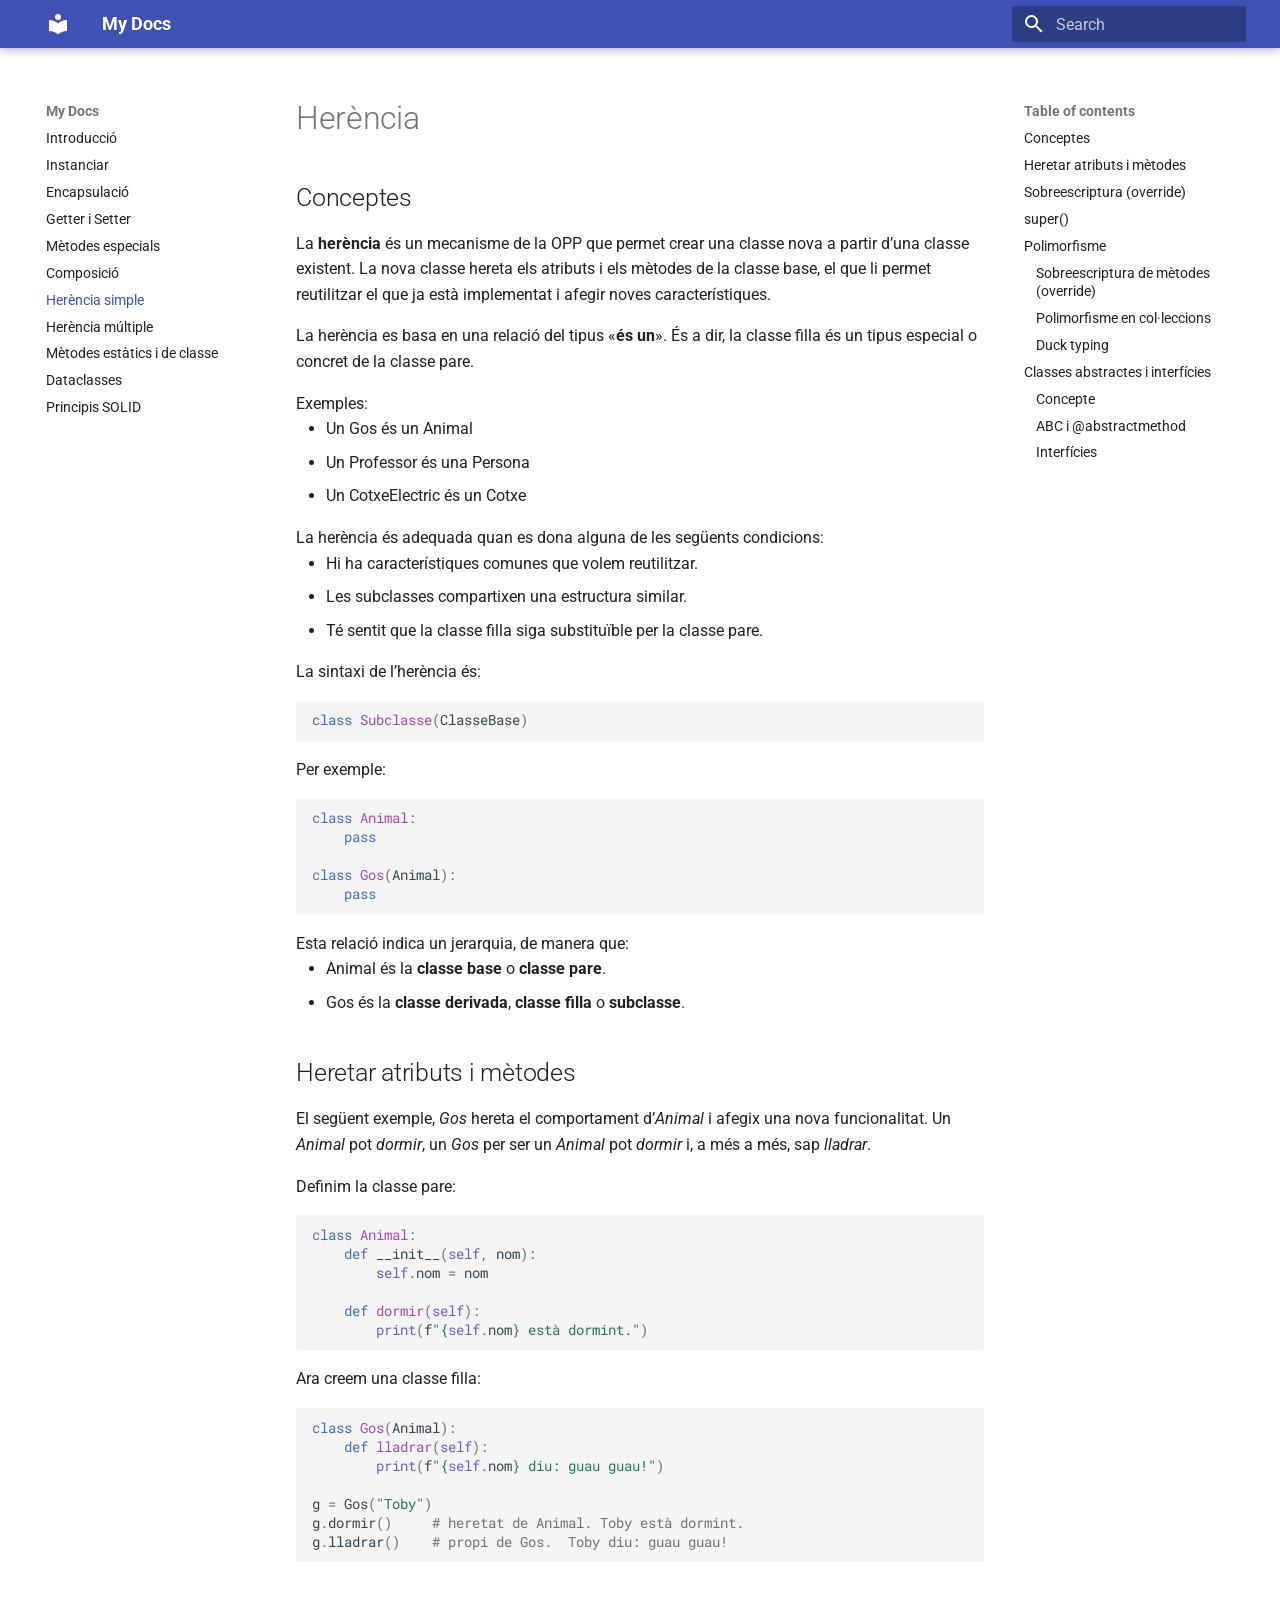
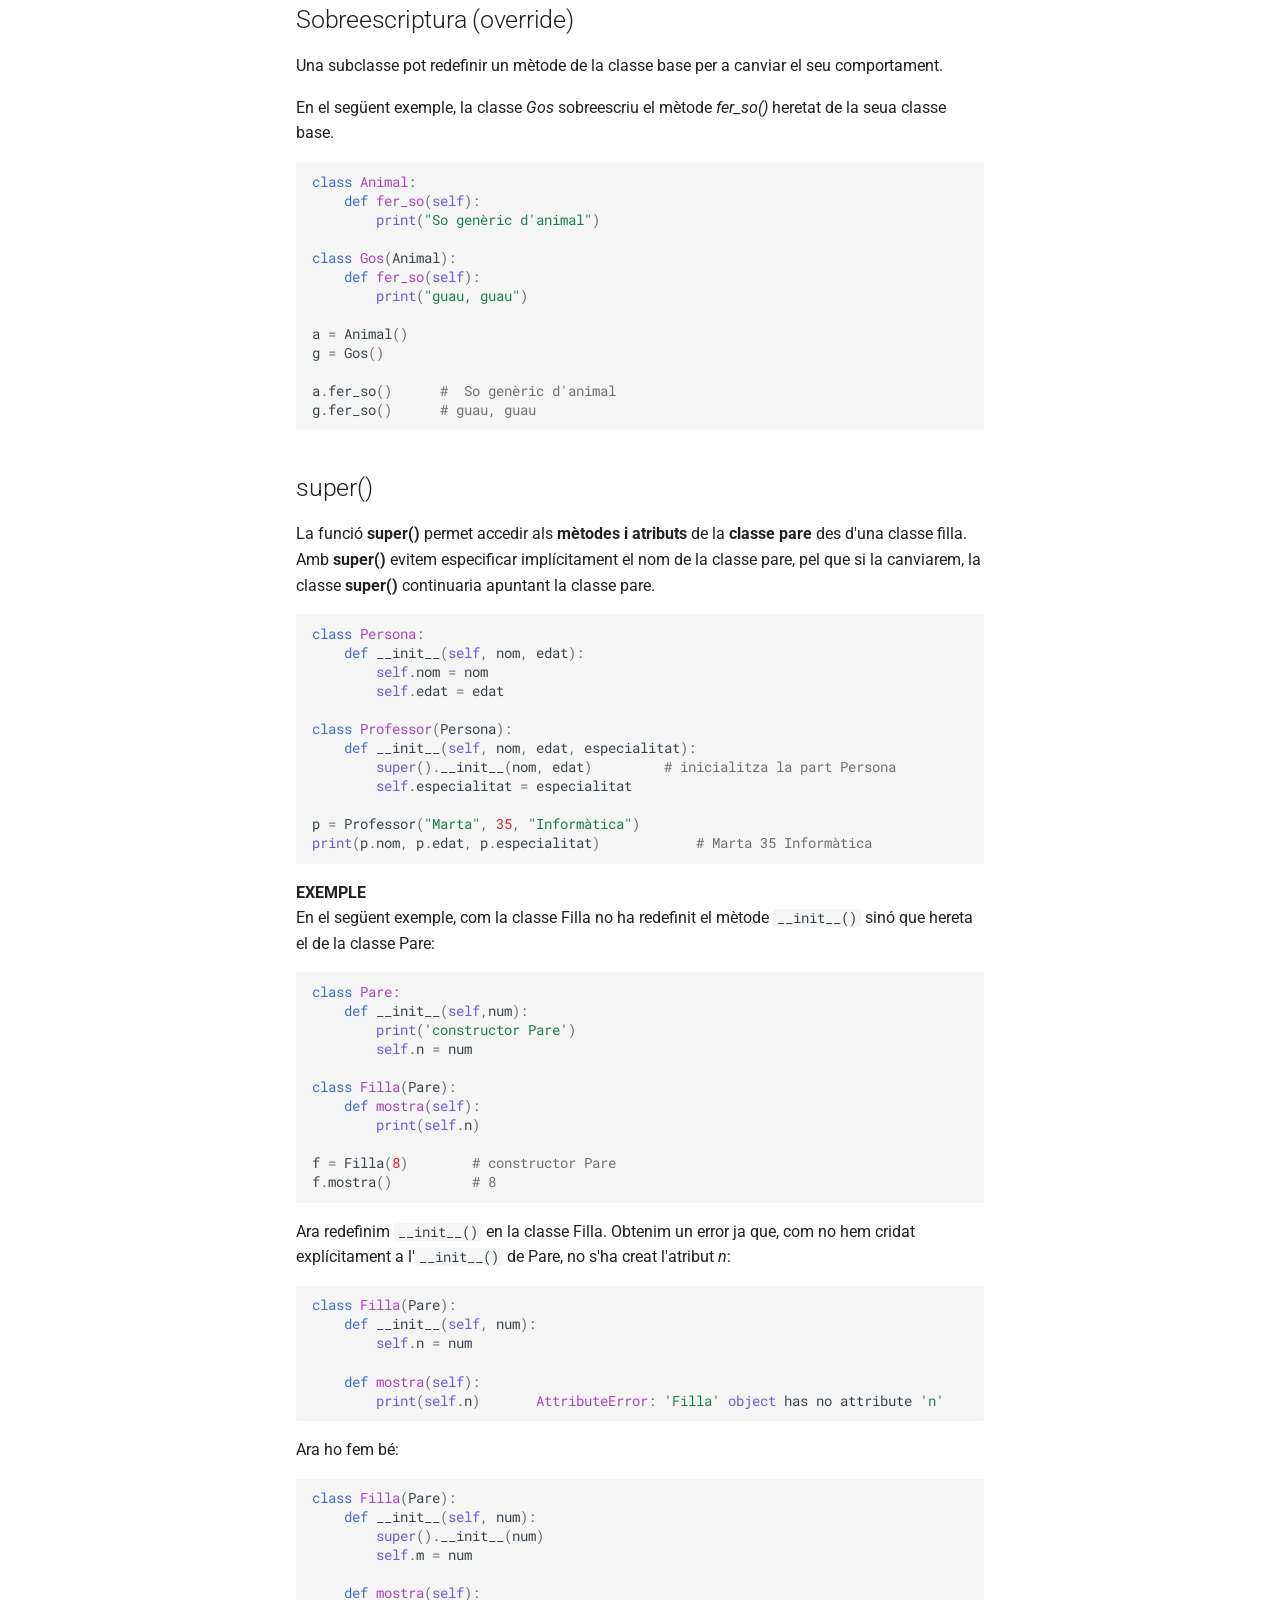
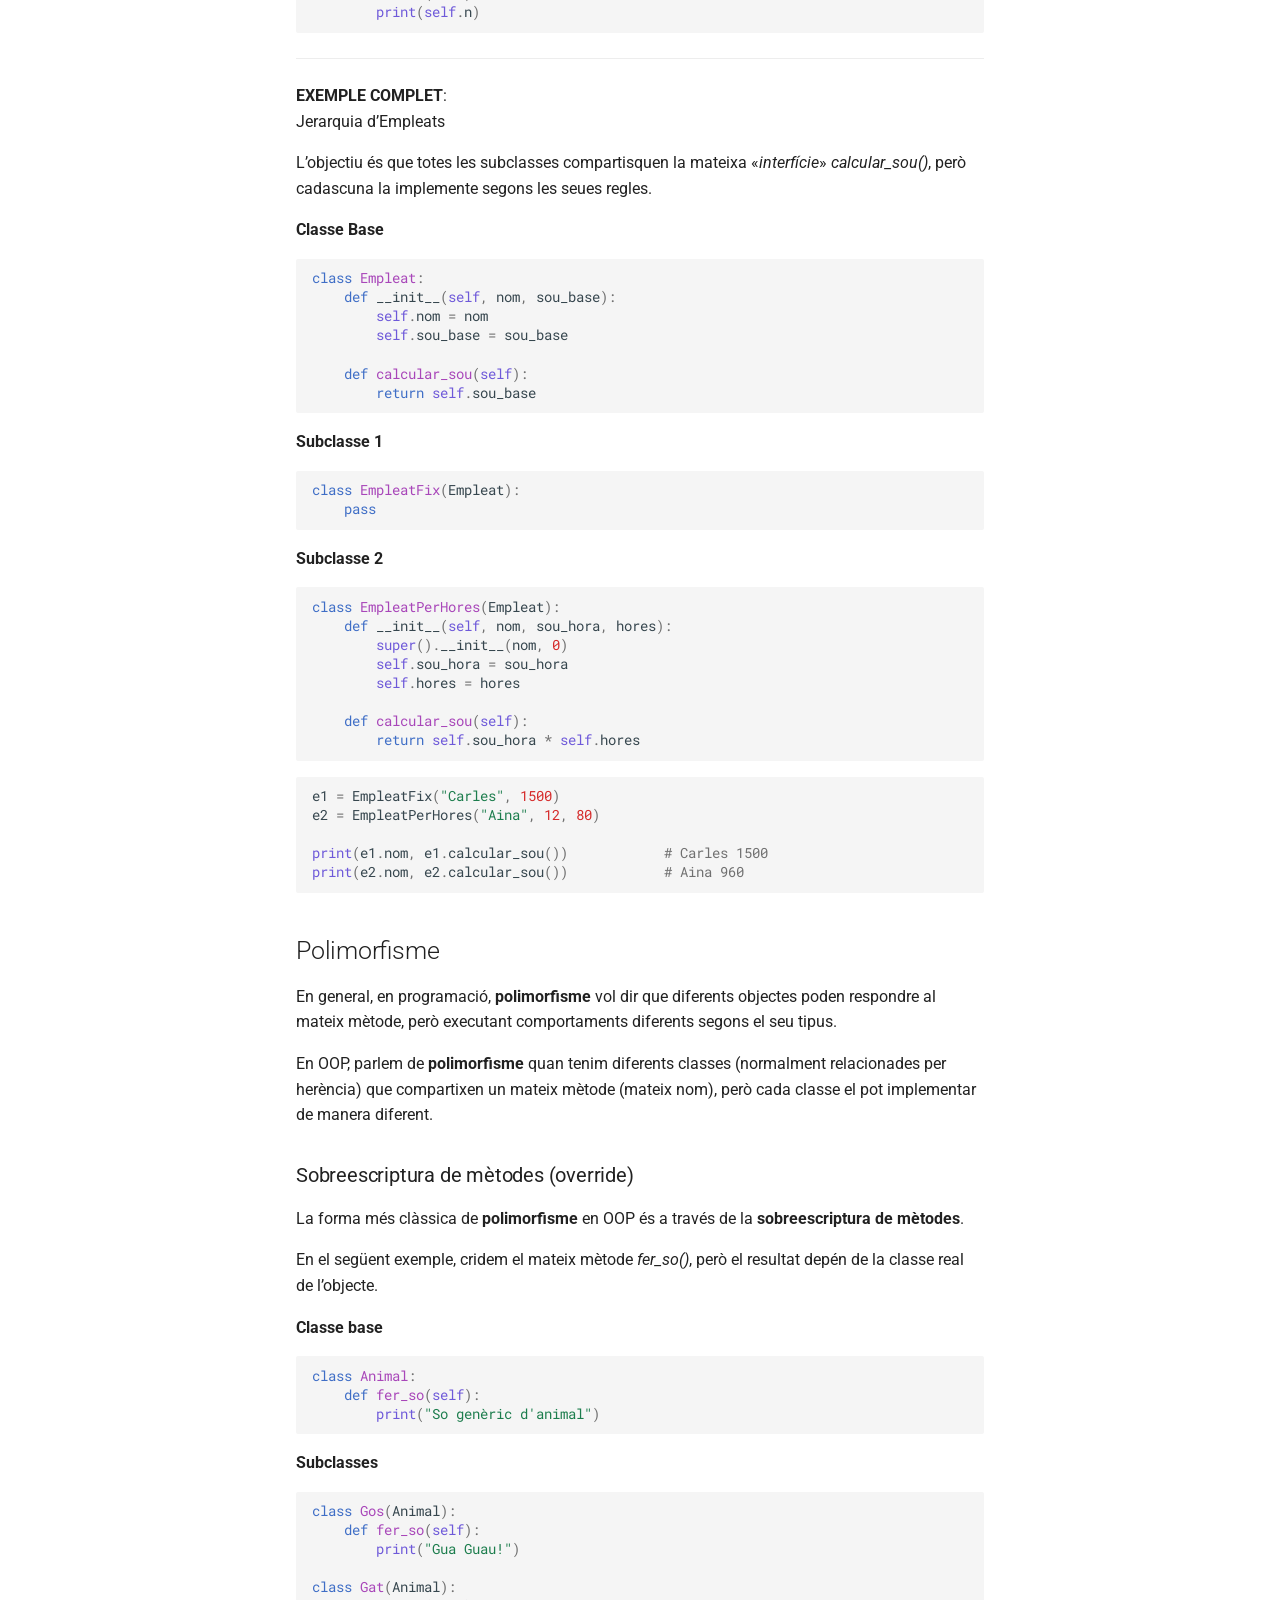
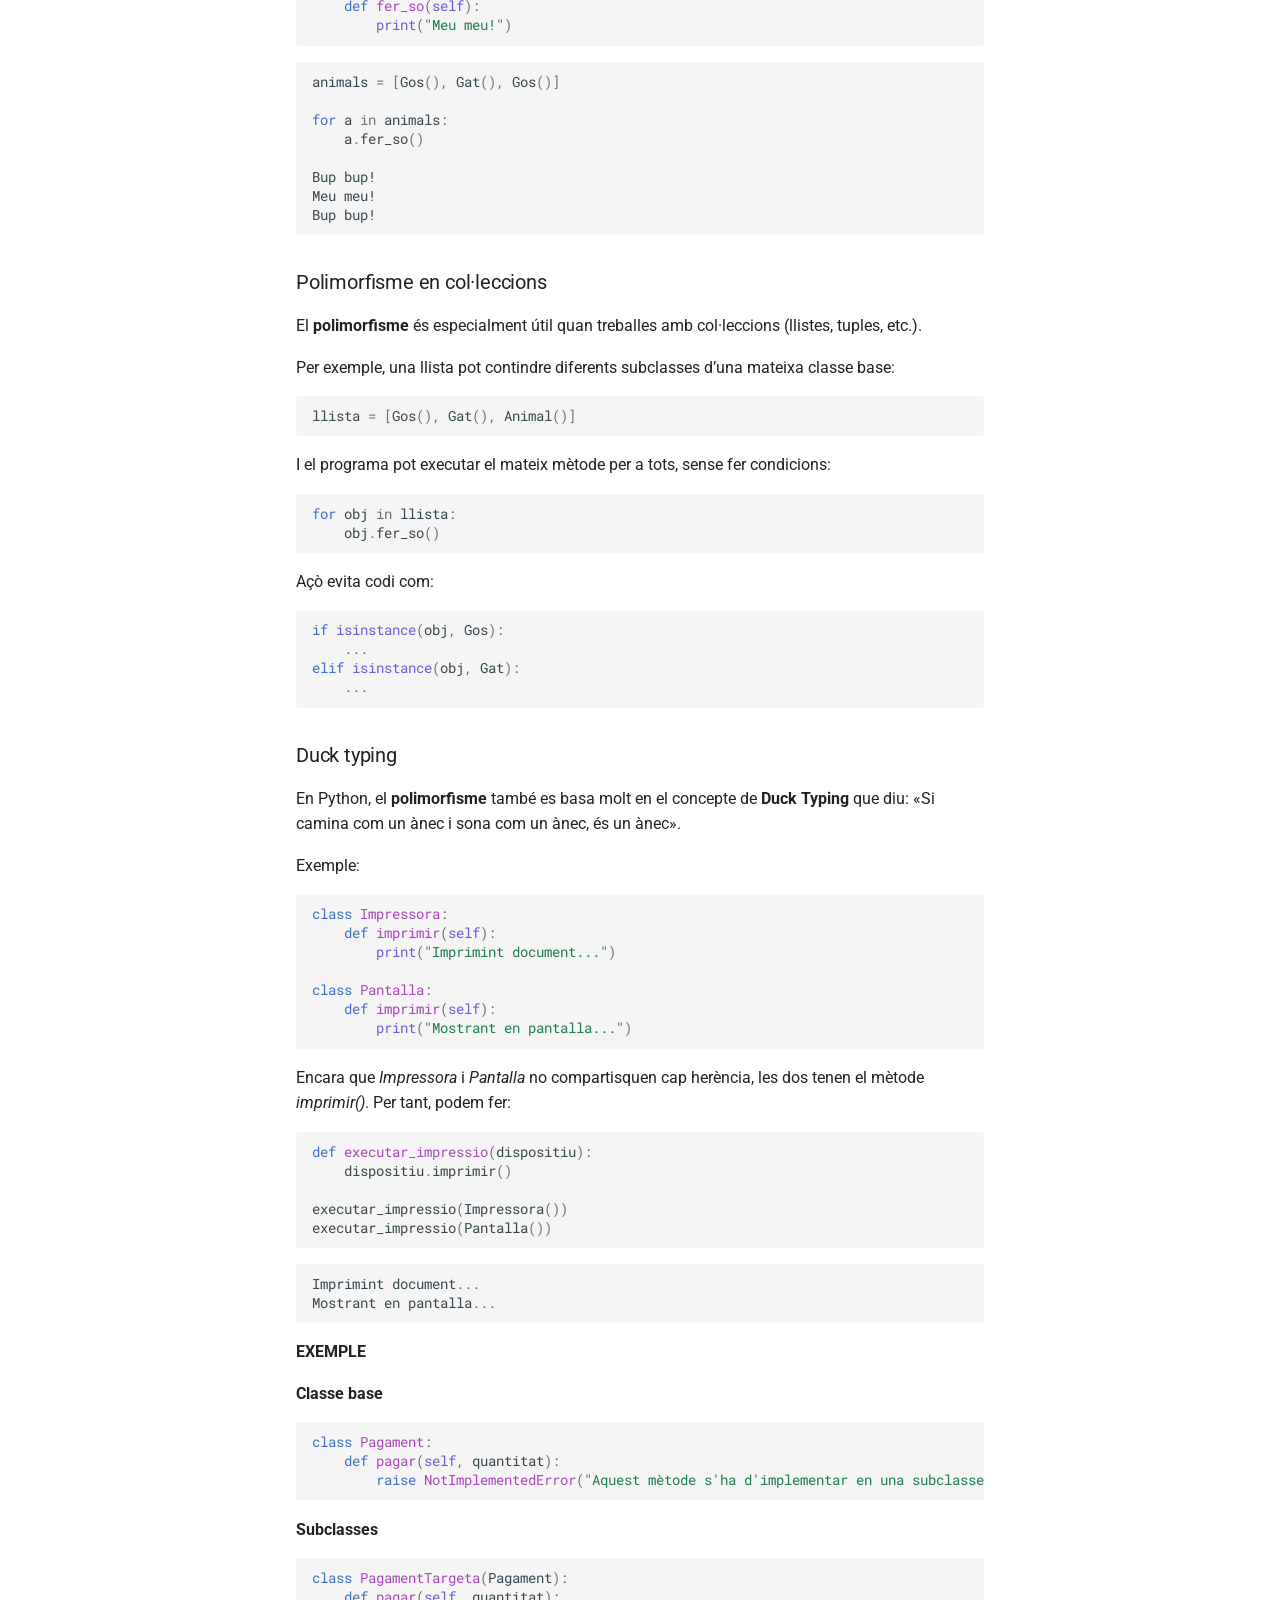
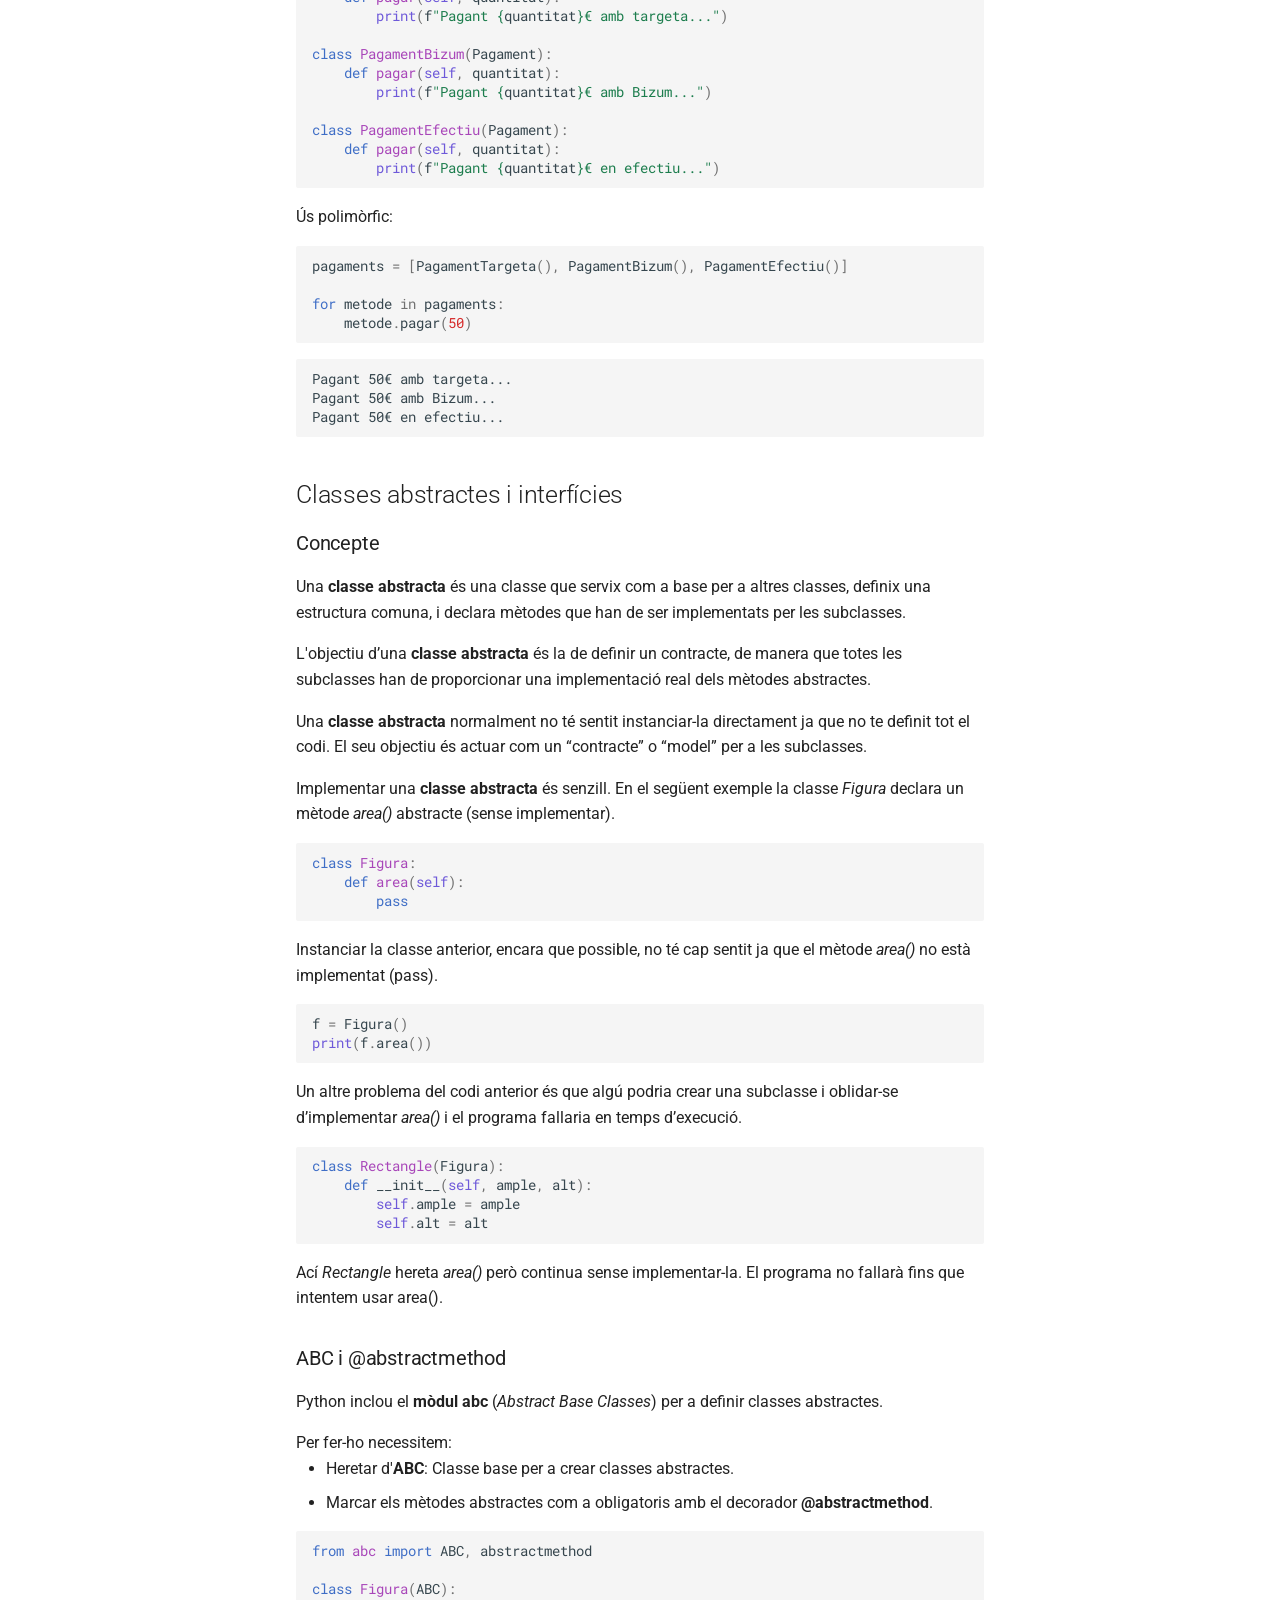
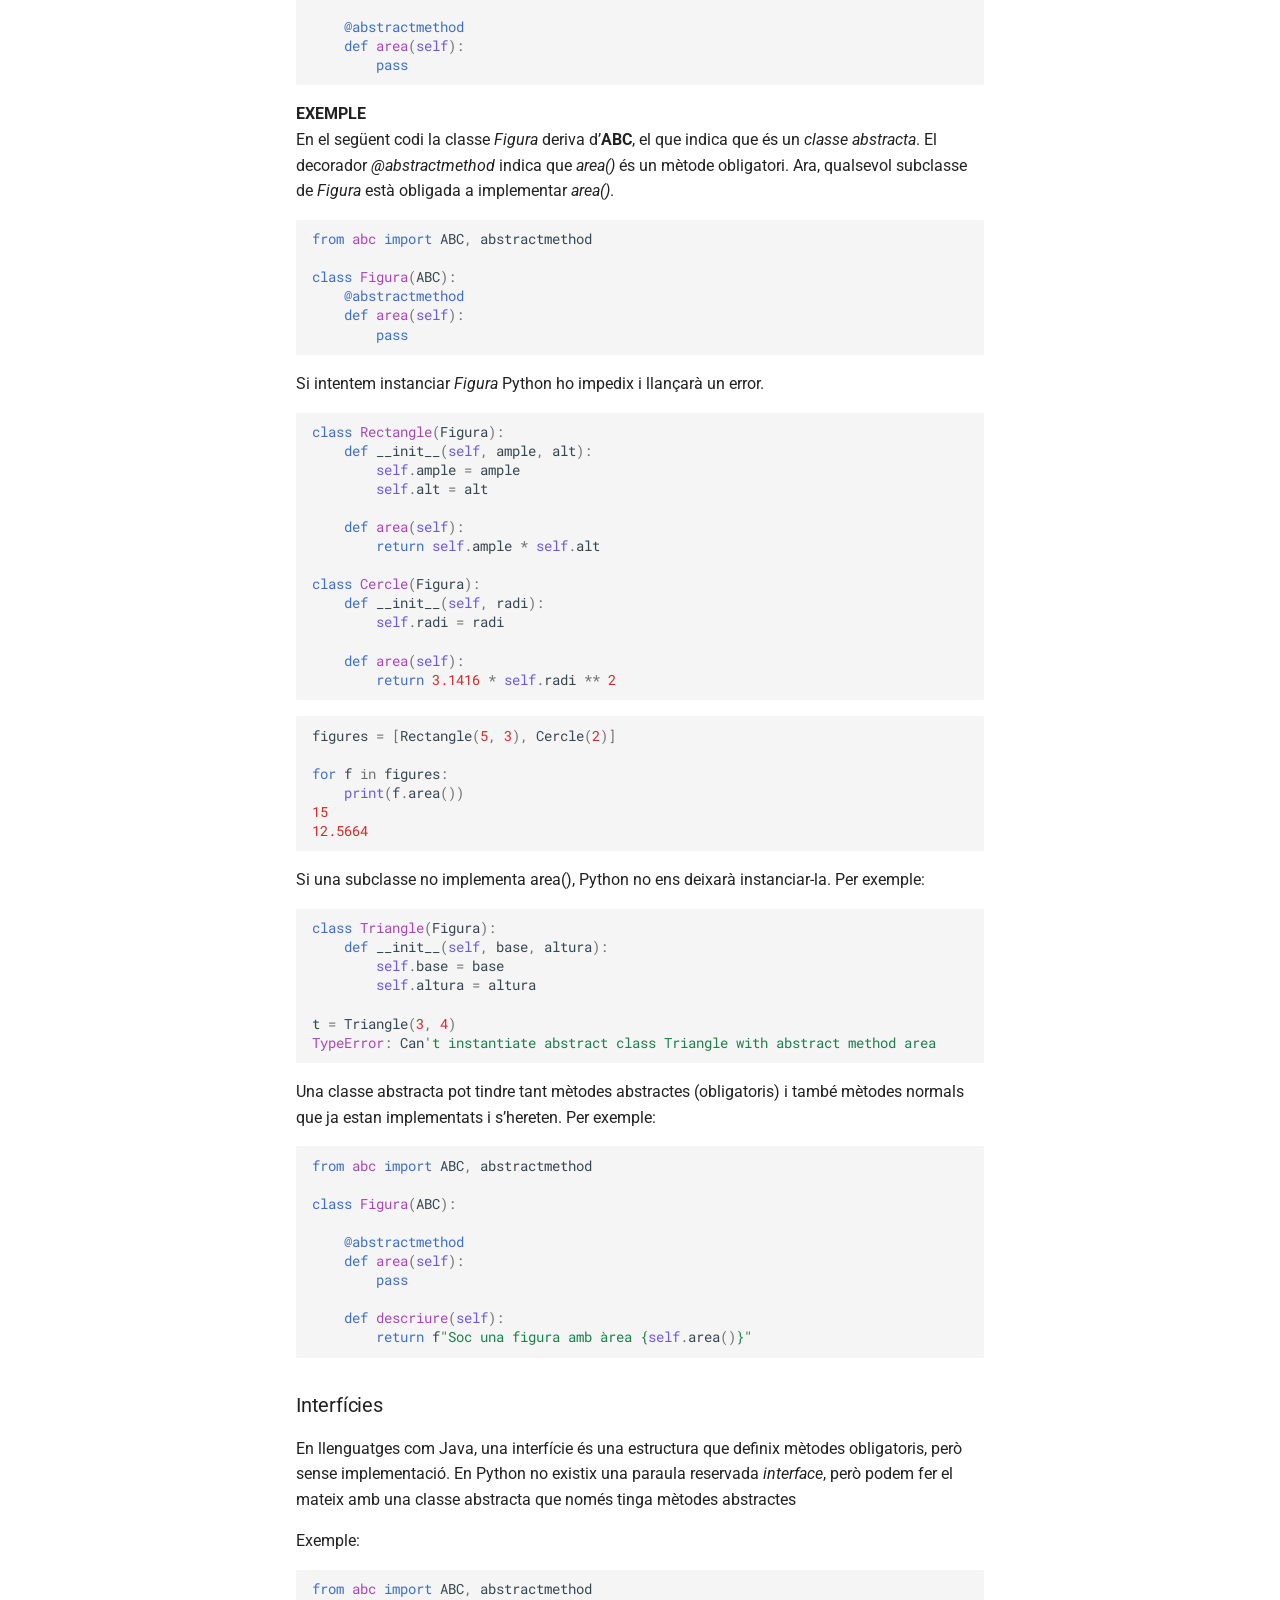
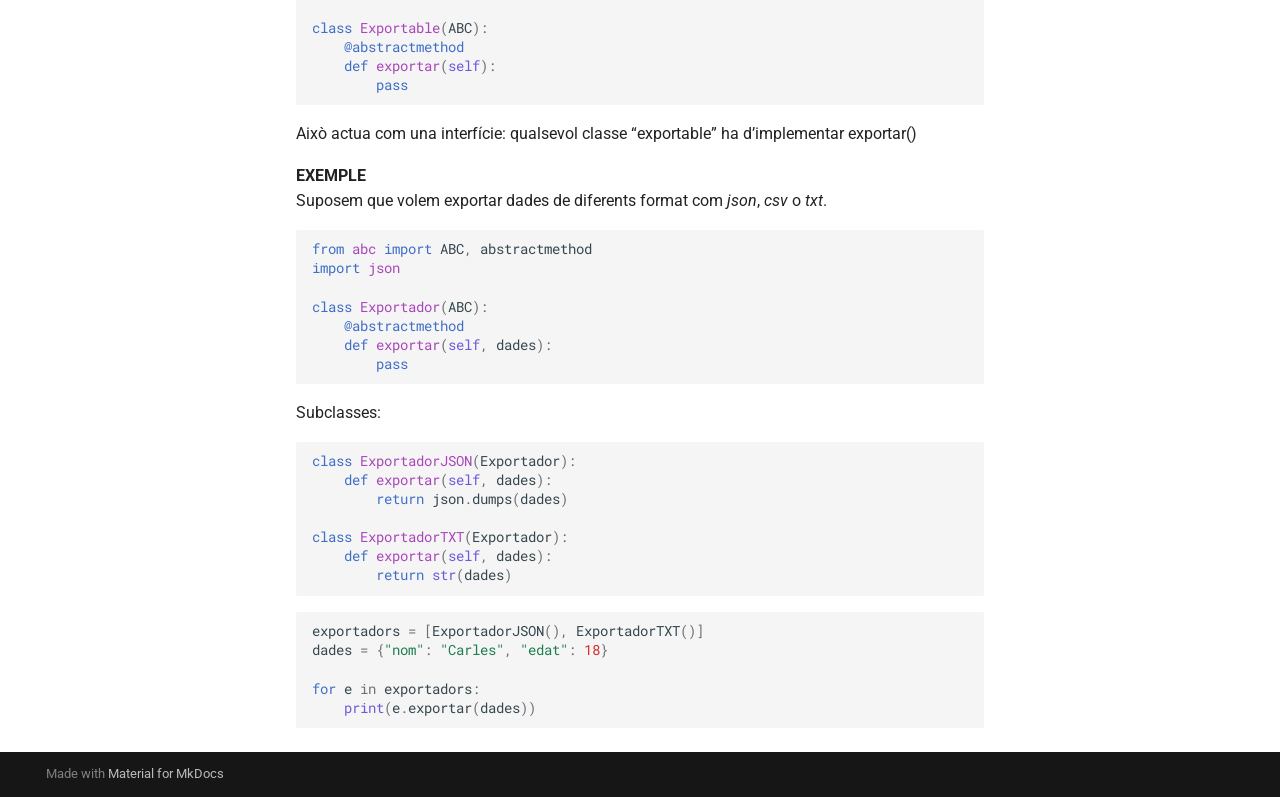
<file: docs/07-herencia/index.html>
<!doctype html>
<html lang="en" class="no-js">
  <head>
    
      <meta charset="utf-8">
      <meta name="viewport" content="width=device-width,initial-scale=1">
      
      
      
      
        <link rel="prev" href="../06-composicio_objectes/">
      
      
        <link rel="next" href="../08-herencia_multiple/">
      
      
        
      
      
      <link rel="icon" href="../assets/favicon.ico">
      <meta name="generator" content="mkdocs-1.6.1, mkdocs-material-9.7.6">
    
    
      
        <title>Herència simple - My Docs</title>
      
    
    
      <link rel="stylesheet" href="../assets/stylesheets/main.484c7ddc.min.css">
      
      


    
    
      
    
    
      
        
        
        <link rel="preconnect" href="https://fonts.gstatic.com" crossorigin>
        <link rel="stylesheet" href="https://fonts.googleapis.com/css?family=Roboto:300,300i,400,400i,700,700i%7CRoboto+Mono:400,400i,700,700i&display=fallback">
        <style>:root{--md-text-font:"Roboto";--md-code-font:"Roboto Mono"}</style>
      
    
    
      <link rel="stylesheet" href="../css/estils.css">
    
    <script>__md_scope=new URL("..",location),__md_hash=e=>[...e].reduce(((e,_)=>(e<<5)-e+_.charCodeAt(0)),0),__md_get=(e,_=localStorage,t=__md_scope)=>JSON.parse(_.getItem(t.pathname+"."+e)),__md_set=(e,_,t=localStorage,a=__md_scope)=>{try{t.setItem(a.pathname+"."+e,JSON.stringify(_))}catch(e){}}</script>
    
      

    
    
  </head>
  
  
    <body dir="ltr">
  
    
    <input class="md-toggle" data-md-toggle="drawer" type="checkbox" id="__drawer" autocomplete="off">
    <input class="md-toggle" data-md-toggle="search" type="checkbox" id="__search" autocomplete="off">
    <label class="md-overlay" for="__drawer"></label>
    <div data-md-component="skip">
      
        
        <a href="#herencia" class="md-skip">
          Skip to content
        </a>
      
    </div>
    <div data-md-component="announce">
      
    </div>
    
    
      

  

<header class="md-header md-header--shadow" data-md-component="header">
  <nav class="md-header__inner md-grid" aria-label="Header">
    <a href=".." title="My Docs" class="md-header__button md-logo" aria-label="My Docs" data-md-component="logo">
      
  
  <svg xmlns="http://www.w3.org/2000/svg" viewBox="0 0 24 24"><path d="M12 8a3 3 0 0 0 3-3 3 3 0 0 0-3-3 3 3 0 0 0-3 3 3 3 0 0 0 3 3m0 3.54C9.64 9.35 6.5 8 3 8v11c3.5 0 6.64 1.35 9 3.54 2.36-2.19 5.5-3.54 9-3.54V8c-3.5 0-6.64 1.35-9 3.54"/></svg>

    </a>
    <label class="md-header__button md-icon" for="__drawer">
      
      <svg xmlns="http://www.w3.org/2000/svg" viewBox="0 0 24 24"><path d="M3 6h18v2H3zm0 5h18v2H3zm0 5h18v2H3z"/></svg>
    </label>
    <div class="md-header__title" data-md-component="header-title">
      <div class="md-header__ellipsis">
        <div class="md-header__topic">
          <span class="md-ellipsis">
            My Docs
          </span>
        </div>
        <div class="md-header__topic" data-md-component="header-topic">
          <span class="md-ellipsis">
            
              Herència simple
            
          </span>
        </div>
      </div>
    </div>
    
    
      <script>var palette=__md_get("__palette");if(palette&&palette.color){if("(prefers-color-scheme)"===palette.color.media){var media=matchMedia("(prefers-color-scheme: light)"),input=document.querySelector(media.matches?"[data-md-color-media='(prefers-color-scheme: light)']":"[data-md-color-media='(prefers-color-scheme: dark)']");palette.color.media=input.getAttribute("data-md-color-media"),palette.color.scheme=input.getAttribute("data-md-color-scheme"),palette.color.primary=input.getAttribute("data-md-color-primary"),palette.color.accent=input.getAttribute("data-md-color-accent")}for(var[key,value]of Object.entries(palette.color))document.body.setAttribute("data-md-color-"+key,value)}</script>
    
    
    
      
      
        <label class="md-header__button md-icon" for="__search">
          
          <svg xmlns="http://www.w3.org/2000/svg" viewBox="0 0 24 24"><path d="M9.5 3A6.5 6.5 0 0 1 16 9.5c0 1.61-.59 3.09-1.56 4.23l.27.27h.79l5 5-1.5 1.5-5-5v-.79l-.27-.27A6.52 6.52 0 0 1 9.5 16 6.5 6.5 0 0 1 3 9.5 6.5 6.5 0 0 1 9.5 3m0 2C7 5 5 7 5 9.5S7 14 9.5 14 14 12 14 9.5 12 5 9.5 5"/></svg>
        </label>
        <div class="md-search" data-md-component="search" role="dialog">
  <label class="md-search__overlay" for="__search"></label>
  <div class="md-search__inner" role="search">
    <form class="md-search__form" name="search">
      <input type="text" class="md-search__input" name="query" aria-label="Search" placeholder="Search" autocapitalize="off" autocorrect="off" autocomplete="off" spellcheck="false" data-md-component="search-query" required>
      <label class="md-search__icon md-icon" for="__search">
        
        <svg xmlns="http://www.w3.org/2000/svg" viewBox="0 0 24 24"><path d="M9.5 3A6.5 6.5 0 0 1 16 9.5c0 1.61-.59 3.09-1.56 4.23l.27.27h.79l5 5-1.5 1.5-5-5v-.79l-.27-.27A6.52 6.52 0 0 1 9.5 16 6.5 6.5 0 0 1 3 9.5 6.5 6.5 0 0 1 9.5 3m0 2C7 5 5 7 5 9.5S7 14 9.5 14 14 12 14 9.5 12 5 9.5 5"/></svg>
        
        <svg xmlns="http://www.w3.org/2000/svg" viewBox="0 0 24 24"><path d="M20 11v2H8l5.5 5.5-1.42 1.42L4.16 12l7.92-7.92L13.5 5.5 8 11z"/></svg>
      </label>
      <nav class="md-search__options" aria-label="Search">
        
        <button type="reset" class="md-search__icon md-icon" title="Clear" aria-label="Clear" tabindex="-1">
          
          <svg xmlns="http://www.w3.org/2000/svg" viewBox="0 0 24 24"><path d="M19 6.41 17.59 5 12 10.59 6.41 5 5 6.41 10.59 12 5 17.59 6.41 19 12 13.41 17.59 19 19 17.59 13.41 12z"/></svg>
        </button>
      </nav>
      
    </form>
    <div class="md-search__output">
      <div class="md-search__scrollwrap" tabindex="0" data-md-scrollfix>
        <div class="md-search-result" data-md-component="search-result">
          <div class="md-search-result__meta">
            Initializing search
          </div>
          <ol class="md-search-result__list" role="presentation"></ol>
        </div>
      </div>
    </div>
  </div>
</div>
      
    
    
  </nav>
  
</header>
    
    <div class="md-container" data-md-component="container">
      
      
        
          
        
      
      <main class="md-main" data-md-component="main">
        <div class="md-main__inner md-grid">
          
            
              
              <div class="md-sidebar md-sidebar--primary" data-md-component="sidebar" data-md-type="navigation" >
                <div class="md-sidebar__scrollwrap">
                  <div class="md-sidebar__inner">
                    



<nav class="md-nav md-nav--primary" aria-label="Navigation" data-md-level="0">
  <label class="md-nav__title" for="__drawer">
    <a href=".." title="My Docs" class="md-nav__button md-logo" aria-label="My Docs" data-md-component="logo">
      
  
  <svg xmlns="http://www.w3.org/2000/svg" viewBox="0 0 24 24"><path d="M12 8a3 3 0 0 0 3-3 3 3 0 0 0-3-3 3 3 0 0 0-3 3 3 3 0 0 0 3 3m0 3.54C9.64 9.35 6.5 8 3 8v11c3.5 0 6.64 1.35 9 3.54 2.36-2.19 5.5-3.54 9-3.54V8c-3.5 0-6.64 1.35-9 3.54"/></svg>

    </a>
    My Docs
  </label>
  
  <ul class="md-nav__list" data-md-scrollfix>
    
      
      
  
  
  
  
    <li class="md-nav__item">
      <a href=".." class="md-nav__link">
        
  
  
  <span class="md-ellipsis">
    
  
    Introducció
  

    
  </span>
  
  

      </a>
    </li>
  

    
      
      
  
  
  
  
    <li class="md-nav__item">
      <a href="../02-Instanciar/" class="md-nav__link">
        
  
  
  <span class="md-ellipsis">
    
  
    Instanciar
  

    
  </span>
  
  

      </a>
    </li>
  

    
      
      
  
  
  
  
    <li class="md-nav__item">
      <a href="../03-Encapsulacio/" class="md-nav__link">
        
  
  
  <span class="md-ellipsis">
    
  
    Encapsulació
  

    
  </span>
  
  

      </a>
    </li>
  

    
      
      
  
  
  
  
    <li class="md-nav__item">
      <a href="../04-getter_setter/" class="md-nav__link">
        
  
  
  <span class="md-ellipsis">
    
  
    Getter i Setter
  

    
  </span>
  
  

      </a>
    </li>
  

    
      
      
  
  
  
  
    <li class="md-nav__item">
      <a href="../05-metodes_especials/" class="md-nav__link">
        
  
  
  <span class="md-ellipsis">
    
  
    Mètodes especials
  

    
  </span>
  
  

      </a>
    </li>
  

    
      
      
  
  
  
  
    <li class="md-nav__item">
      <a href="../06-composicio_objectes/" class="md-nav__link">
        
  
  
  <span class="md-ellipsis">
    
  
    Composició
  

    
  </span>
  
  

      </a>
    </li>
  

    
      
      
  
  
    
  
  
  
    <li class="md-nav__item md-nav__item--active">
      
      <input class="md-nav__toggle md-toggle" type="checkbox" id="__toc">
      
      
        
      
      
        <label class="md-nav__link md-nav__link--active" for="__toc">
          
  
  
  <span class="md-ellipsis">
    
  
    Herència simple
  

    
  </span>
  
  

          <span class="md-nav__icon md-icon"></span>
        </label>
      
      <a href="./" class="md-nav__link md-nav__link--active">
        
  
  
  <span class="md-ellipsis">
    
  
    Herència simple
  

    
  </span>
  
  

      </a>
      
        

<nav class="md-nav md-nav--secondary" aria-label="Table of contents">
  
  
  
    
  
  
    <label class="md-nav__title" for="__toc">
      <span class="md-nav__icon md-icon"></span>
      Table of contents
    </label>
    <ul class="md-nav__list" data-md-component="toc" data-md-scrollfix>
      
        <li class="md-nav__item">
  <a href="#conceptes" class="md-nav__link">
    <span class="md-ellipsis">
      
        Conceptes
      
    </span>
  </a>
  
</li>
      
        <li class="md-nav__item">
  <a href="#heretar-atributs-i-metodes" class="md-nav__link">
    <span class="md-ellipsis">
      
        Heretar atributs i mètodes
      
    </span>
  </a>
  
</li>
      
        <li class="md-nav__item">
  <a href="#sobreescriptura-override" class="md-nav__link">
    <span class="md-ellipsis">
      
        Sobreescriptura (override)
      
    </span>
  </a>
  
</li>
      
        <li class="md-nav__item">
  <a href="#super" class="md-nav__link">
    <span class="md-ellipsis">
      
        super()
      
    </span>
  </a>
  
</li>
      
        <li class="md-nav__item">
  <a href="#polimorfisme" class="md-nav__link">
    <span class="md-ellipsis">
      
        Polimorfisme
      
    </span>
  </a>
  
    <nav class="md-nav" aria-label="Polimorfisme">
      <ul class="md-nav__list">
        
          <li class="md-nav__item">
  <a href="#sobreescriptura-de-metodes-override" class="md-nav__link">
    <span class="md-ellipsis">
      
        Sobreescriptura de mètodes (override)
      
    </span>
  </a>
  
</li>
        
          <li class="md-nav__item">
  <a href="#polimorfisme-en-colleccions" class="md-nav__link">
    <span class="md-ellipsis">
      
        Polimorfisme en col·leccions
      
    </span>
  </a>
  
</li>
        
          <li class="md-nav__item">
  <a href="#duck-typing" class="md-nav__link">
    <span class="md-ellipsis">
      
        Duck typing
      
    </span>
  </a>
  
</li>
        
      </ul>
    </nav>
  
</li>
      
        <li class="md-nav__item">
  <a href="#classes-abstractes-i-interficies" class="md-nav__link">
    <span class="md-ellipsis">
      
        Classes abstractes i interfícies
      
    </span>
  </a>
  
    <nav class="md-nav" aria-label="Classes abstractes i interfícies">
      <ul class="md-nav__list">
        
          <li class="md-nav__item">
  <a href="#concepte" class="md-nav__link">
    <span class="md-ellipsis">
      
        Concepte
      
    </span>
  </a>
  
</li>
        
          <li class="md-nav__item">
  <a href="#abc-i-abstractmethod" class="md-nav__link">
    <span class="md-ellipsis">
      
        ABC i @abstractmethod
      
    </span>
  </a>
  
</li>
        
          <li class="md-nav__item">
  <a href="#interficies" class="md-nav__link">
    <span class="md-ellipsis">
      
        Interfícies
      
    </span>
  </a>
  
</li>
        
      </ul>
    </nav>
  
</li>
      
    </ul>
  
</nav>
      
    </li>
  

    
      
      
  
  
  
  
    <li class="md-nav__item">
      <a href="../08-herencia_multiple/" class="md-nav__link">
        
  
  
  <span class="md-ellipsis">
    
  
    Herència múltiple
  

    
  </span>
  
  

      </a>
    </li>
  

    
      
      
  
  
  
  
    <li class="md-nav__item">
      <a href="../09-metodes_estatics_classe/" class="md-nav__link">
        
  
  
  <span class="md-ellipsis">
    
  
    Mètodes estàtics i de classe
  

    
  </span>
  
  

      </a>
    </li>
  

    
      
      
  
  
  
  
    <li class="md-nav__item">
      <a href="../10-dataclasses/" class="md-nav__link">
        
  
  
  <span class="md-ellipsis">
    
  
    Dataclasses
  

    
  </span>
  
  

      </a>
    </li>
  

    
      
      
  
  
  
  
    <li class="md-nav__item">
      <a href="../11-solid/" class="md-nav__link">
        
  
  
  <span class="md-ellipsis">
    
  
    Principis SOLID
  

    
  </span>
  
  

      </a>
    </li>
  

    
  </ul>
</nav>
                  </div>
                </div>
              </div>
            
            
              
              <div class="md-sidebar md-sidebar--secondary" data-md-component="sidebar" data-md-type="toc" >
                <div class="md-sidebar__scrollwrap">
                  <div class="md-sidebar__inner">
                    

<nav class="md-nav md-nav--secondary" aria-label="Table of contents">
  
  
  
    
  
  
    <label class="md-nav__title" for="__toc">
      <span class="md-nav__icon md-icon"></span>
      Table of contents
    </label>
    <ul class="md-nav__list" data-md-component="toc" data-md-scrollfix>
      
        <li class="md-nav__item">
  <a href="#conceptes" class="md-nav__link">
    <span class="md-ellipsis">
      
        Conceptes
      
    </span>
  </a>
  
</li>
      
        <li class="md-nav__item">
  <a href="#heretar-atributs-i-metodes" class="md-nav__link">
    <span class="md-ellipsis">
      
        Heretar atributs i mètodes
      
    </span>
  </a>
  
</li>
      
        <li class="md-nav__item">
  <a href="#sobreescriptura-override" class="md-nav__link">
    <span class="md-ellipsis">
      
        Sobreescriptura (override)
      
    </span>
  </a>
  
</li>
      
        <li class="md-nav__item">
  <a href="#super" class="md-nav__link">
    <span class="md-ellipsis">
      
        super()
      
    </span>
  </a>
  
</li>
      
        <li class="md-nav__item">
  <a href="#polimorfisme" class="md-nav__link">
    <span class="md-ellipsis">
      
        Polimorfisme
      
    </span>
  </a>
  
    <nav class="md-nav" aria-label="Polimorfisme">
      <ul class="md-nav__list">
        
          <li class="md-nav__item">
  <a href="#sobreescriptura-de-metodes-override" class="md-nav__link">
    <span class="md-ellipsis">
      
        Sobreescriptura de mètodes (override)
      
    </span>
  </a>
  
</li>
        
          <li class="md-nav__item">
  <a href="#polimorfisme-en-colleccions" class="md-nav__link">
    <span class="md-ellipsis">
      
        Polimorfisme en col·leccions
      
    </span>
  </a>
  
</li>
        
          <li class="md-nav__item">
  <a href="#duck-typing" class="md-nav__link">
    <span class="md-ellipsis">
      
        Duck typing
      
    </span>
  </a>
  
</li>
        
      </ul>
    </nav>
  
</li>
      
        <li class="md-nav__item">
  <a href="#classes-abstractes-i-interficies" class="md-nav__link">
    <span class="md-ellipsis">
      
        Classes abstractes i interfícies
      
    </span>
  </a>
  
    <nav class="md-nav" aria-label="Classes abstractes i interfícies">
      <ul class="md-nav__list">
        
          <li class="md-nav__item">
  <a href="#concepte" class="md-nav__link">
    <span class="md-ellipsis">
      
        Concepte
      
    </span>
  </a>
  
</li>
        
          <li class="md-nav__item">
  <a href="#abc-i-abstractmethod" class="md-nav__link">
    <span class="md-ellipsis">
      
        ABC i @abstractmethod
      
    </span>
  </a>
  
</li>
        
          <li class="md-nav__item">
  <a href="#interficies" class="md-nav__link">
    <span class="md-ellipsis">
      
        Interfícies
      
    </span>
  </a>
  
</li>
        
      </ul>
    </nav>
  
</li>
      
    </ul>
  
</nav>
                  </div>
                </div>
              </div>
            
          
          
            <div class="md-content" data-md-component="content">
              
              <article class="md-content__inner md-typeset">
                
                  



<h1 id="herencia">Herència</h1>
<h2 id="conceptes">Conceptes</h2>
<p>La <strong>herència</strong> és un mecanisme de la OPP que permet crear una classe nova a partir d’una classe existent. La nova classe hereta els atributs i els mètodes de la classe base, el que li permet reutilitzar el que ja està implementat i afegir noves característiques.</p>
<p>La herència es basa en una relació del tipus «<strong>és un</strong>». És a dir, la classe filla és un tipus especial o concret de la classe pare.</p>
<p>Exemples:</p>
<ul>
<li>Un Gos és un Animal</li>
<li>Un Professor és una Persona</li>
<li>Un CotxeElectric és un Cotxe</li>
</ul>
<p>La herència és adequada quan es dona alguna de les següents condicions:</p>
<ul>
<li>Hi ha característiques comunes que volem reutilitzar.</li>
<li>Les subclasses compartixen una estructura similar.</li>
<li>Té sentit que la classe filla siga substituïble per la classe pare.</li>
</ul>
<p>La sintaxi de l’herència és:</p>
<div class="highlight"><pre><span></span><code><span class="k">class</span><span class="w"> </span><span class="nc">Subclasse</span><span class="p">(</span><span class="n">ClasseBase</span><span class="p">)</span>
</code></pre></div>
<p>Per exemple:
<div class="highlight"><pre><span></span><code><span class="k">class</span><span class="w"> </span><span class="nc">Animal</span><span class="p">:</span>
    <span class="k">pass</span>

<span class="k">class</span><span class="w"> </span><span class="nc">Gos</span><span class="p">(</span><span class="n">Animal</span><span class="p">):</span>
    <span class="k">pass</span>
</code></pre></div></p>
<p>Esta relació indica un jerarquia, de manera que:</p>
<ul>
<li>Animal és la <strong>classe base</strong> o <strong>classe pare</strong>.</li>
<li>Gos és la <strong>classe derivada</strong>, <strong>classe filla</strong> o <strong>subclasse</strong>.</li>
</ul>
<h2 id="heretar-atributs-i-metodes">Heretar atributs i mètodes</h2>
<p>El següent exemple, <em>Gos</em> hereta el comportament d’<em>Animal</em> i afegix una nova funcionalitat. Un <em>Animal</em> pot <em>dormir</em>, un <em>Gos</em> per ser un <em>Animal</em> pot <em>dormir</em> i, a més a més, sap <em>lladrar</em>.</p>
<p>Definim la classe pare:
<div class="highlight"><pre><span></span><code><span class="k">class</span><span class="w"> </span><span class="nc">Animal</span><span class="p">:</span>
    <span class="k">def</span><span class="w"> </span><span class="fm">__init__</span><span class="p">(</span><span class="bp">self</span><span class="p">,</span> <span class="n">nom</span><span class="p">):</span>
        <span class="bp">self</span><span class="o">.</span><span class="n">nom</span> <span class="o">=</span> <span class="n">nom</span>

    <span class="k">def</span><span class="w"> </span><span class="nf">dormir</span><span class="p">(</span><span class="bp">self</span><span class="p">):</span>
        <span class="nb">print</span><span class="p">(</span><span class="sa">f</span><span class="s2">&quot;</span><span class="si">{</span><span class="bp">self</span><span class="o">.</span><span class="n">nom</span><span class="si">}</span><span class="s2"> està dormint.&quot;</span><span class="p">)</span>
</code></pre></div></p>
<p>Ara creem una classe filla:
<div class="highlight"><pre><span></span><code><span class="k">class</span><span class="w"> </span><span class="nc">Gos</span><span class="p">(</span><span class="n">Animal</span><span class="p">):</span>
    <span class="k">def</span><span class="w"> </span><span class="nf">lladrar</span><span class="p">(</span><span class="bp">self</span><span class="p">):</span>
        <span class="nb">print</span><span class="p">(</span><span class="sa">f</span><span class="s2">&quot;</span><span class="si">{</span><span class="bp">self</span><span class="o">.</span><span class="n">nom</span><span class="si">}</span><span class="s2"> diu: guau guau!&quot;</span><span class="p">)</span>

<span class="n">g</span> <span class="o">=</span> <span class="n">Gos</span><span class="p">(</span><span class="s2">&quot;Toby&quot;</span><span class="p">)</span>
<span class="n">g</span><span class="o">.</span><span class="n">dormir</span><span class="p">()</span>     <span class="c1"># heretat de Animal. Toby està dormint.</span>
<span class="n">g</span><span class="o">.</span><span class="n">lladrar</span><span class="p">()</span>    <span class="c1"># propi de Gos.  Toby diu: guau guau!</span>
</code></pre></div></p>
<h2 id="sobreescriptura-override">Sobreescriptura (override)</h2>
<p>Una subclasse pot redefinir un mètode de la classe base per a canviar el seu comportament.</p>
<p>En el següent exemple, la classe <em>Gos</em> sobreescriu el mètode <em>fer_so()</em> heretat de la seua classe base.</p>
<div class="highlight"><pre><span></span><code><span class="k">class</span><span class="w"> </span><span class="nc">Animal</span><span class="p">:</span>
    <span class="k">def</span><span class="w"> </span><span class="nf">fer_so</span><span class="p">(</span><span class="bp">self</span><span class="p">):</span>
        <span class="nb">print</span><span class="p">(</span><span class="s2">&quot;So genèric d&#39;animal&quot;</span><span class="p">)</span>

<span class="k">class</span><span class="w"> </span><span class="nc">Gos</span><span class="p">(</span><span class="n">Animal</span><span class="p">):</span>
    <span class="k">def</span><span class="w"> </span><span class="nf">fer_so</span><span class="p">(</span><span class="bp">self</span><span class="p">):</span>
        <span class="nb">print</span><span class="p">(</span><span class="s2">&quot;guau, guau&quot;</span><span class="p">)</span>

<span class="n">a</span> <span class="o">=</span> <span class="n">Animal</span><span class="p">()</span>
<span class="n">g</span> <span class="o">=</span> <span class="n">Gos</span><span class="p">()</span>

<span class="n">a</span><span class="o">.</span><span class="n">fer_so</span><span class="p">()</span>      <span class="c1">#  So genèric d&#39;animal</span>
<span class="n">g</span><span class="o">.</span><span class="n">fer_so</span><span class="p">()</span>      <span class="c1"># guau, guau</span>
</code></pre></div>
<h2 id="super">super()</h2>
<p>La funció <strong>super()</strong> permet accedir als <strong>mètodes i atributs</strong> de la <strong>classe pare</strong> des d'una classe filla. Amb <strong>super()</strong> evitem especificar implícitament el nom de la classe pare, pel que si la canviarem, la classe <strong>super()</strong> continuaria apuntant la classe pare.</p>
<div class="highlight"><pre><span></span><code><span class="k">class</span><span class="w"> </span><span class="nc">Persona</span><span class="p">:</span>
    <span class="k">def</span><span class="w"> </span><span class="fm">__init__</span><span class="p">(</span><span class="bp">self</span><span class="p">,</span> <span class="n">nom</span><span class="p">,</span> <span class="n">edat</span><span class="p">):</span>
        <span class="bp">self</span><span class="o">.</span><span class="n">nom</span> <span class="o">=</span> <span class="n">nom</span>
        <span class="bp">self</span><span class="o">.</span><span class="n">edat</span> <span class="o">=</span> <span class="n">edat</span>

<span class="k">class</span><span class="w"> </span><span class="nc">Professor</span><span class="p">(</span><span class="n">Persona</span><span class="p">):</span>
    <span class="k">def</span><span class="w"> </span><span class="fm">__init__</span><span class="p">(</span><span class="bp">self</span><span class="p">,</span> <span class="n">nom</span><span class="p">,</span> <span class="n">edat</span><span class="p">,</span> <span class="n">especialitat</span><span class="p">):</span>
        <span class="nb">super</span><span class="p">()</span><span class="o">.</span><span class="fm">__init__</span><span class="p">(</span><span class="n">nom</span><span class="p">,</span> <span class="n">edat</span><span class="p">)</span>         <span class="c1"># inicialitza la part Persona</span>
        <span class="bp">self</span><span class="o">.</span><span class="n">especialitat</span> <span class="o">=</span> <span class="n">especialitat</span>

<span class="n">p</span> <span class="o">=</span> <span class="n">Professor</span><span class="p">(</span><span class="s2">&quot;Marta&quot;</span><span class="p">,</span> <span class="mi">35</span><span class="p">,</span> <span class="s2">&quot;Informàtica&quot;</span><span class="p">)</span>
<span class="nb">print</span><span class="p">(</span><span class="n">p</span><span class="o">.</span><span class="n">nom</span><span class="p">,</span> <span class="n">p</span><span class="o">.</span><span class="n">edat</span><span class="p">,</span> <span class="n">p</span><span class="o">.</span><span class="n">especialitat</span><span class="p">)</span>            <span class="c1"># Marta 35 Informàtica</span>
</code></pre></div>
<p><strong>EXEMPLE</strong><br>
En el següent exemple, com la classe Filla no ha redefinit el mètode <code>__init__()</code> sinó que hereta el de la classe Pare:</p>
<div class="highlight"><pre><span></span><code><span class="k">class</span><span class="w"> </span><span class="nc">Pare</span><span class="p">:</span>
    <span class="k">def</span><span class="w"> </span><span class="fm">__init__</span><span class="p">(</span><span class="bp">self</span><span class="p">,</span><span class="n">num</span><span class="p">):</span>
        <span class="nb">print</span><span class="p">(</span><span class="s1">&#39;constructor Pare&#39;</span><span class="p">)</span>
        <span class="bp">self</span><span class="o">.</span><span class="n">n</span> <span class="o">=</span> <span class="n">num</span>

<span class="k">class</span><span class="w"> </span><span class="nc">Filla</span><span class="p">(</span><span class="n">Pare</span><span class="p">):</span>
    <span class="k">def</span><span class="w"> </span><span class="nf">mostra</span><span class="p">(</span><span class="bp">self</span><span class="p">):</span>
        <span class="nb">print</span><span class="p">(</span><span class="bp">self</span><span class="o">.</span><span class="n">n</span><span class="p">)</span>

<span class="n">f</span> <span class="o">=</span> <span class="n">Filla</span><span class="p">(</span><span class="mi">8</span><span class="p">)</span>        <span class="c1"># constructor Pare</span>
<span class="n">f</span><span class="o">.</span><span class="n">mostra</span><span class="p">()</span>          <span class="c1"># 8</span>
</code></pre></div>
<p>Ara redefinim <code>__init__()</code> en la classe Filla. Obtenim un error ja que, com no hem cridat explícitament a l'<code>__init__()</code> de Pare, no s'ha creat l'atribut <em>n</em>:</p>
<div class="highlight"><pre><span></span><code><span class="k">class</span><span class="w"> </span><span class="nc">Filla</span><span class="p">(</span><span class="n">Pare</span><span class="p">):</span>
    <span class="k">def</span><span class="w"> </span><span class="fm">__init__</span><span class="p">(</span><span class="bp">self</span><span class="p">,</span> <span class="n">num</span><span class="p">):</span>
        <span class="bp">self</span><span class="o">.</span><span class="n">n</span> <span class="o">=</span> <span class="n">num</span>

    <span class="k">def</span><span class="w"> </span><span class="nf">mostra</span><span class="p">(</span><span class="bp">self</span><span class="p">):</span>
        <span class="nb">print</span><span class="p">(</span><span class="bp">self</span><span class="o">.</span><span class="n">n</span><span class="p">)</span>       <span class="ne">AttributeError</span><span class="p">:</span> <span class="s1">&#39;Filla&#39;</span> <span class="nb">object</span> <span class="n">has</span> <span class="n">no</span> <span class="n">attribute</span> <span class="s1">&#39;n&#39;</span>
</code></pre></div>
<p>Ara ho fem bé:</p>
<div class="highlight"><pre><span></span><code><span class="k">class</span><span class="w"> </span><span class="nc">Filla</span><span class="p">(</span><span class="n">Pare</span><span class="p">):</span>
    <span class="k">def</span><span class="w"> </span><span class="fm">__init__</span><span class="p">(</span><span class="bp">self</span><span class="p">,</span> <span class="n">num</span><span class="p">):</span>
        <span class="nb">super</span><span class="p">()</span><span class="o">.</span><span class="fm">__init__</span><span class="p">(</span><span class="n">num</span><span class="p">)</span>
        <span class="bp">self</span><span class="o">.</span><span class="n">m</span> <span class="o">=</span> <span class="n">num</span>

    <span class="k">def</span><span class="w"> </span><span class="nf">mostra</span><span class="p">(</span><span class="bp">self</span><span class="p">):</span>
        <span class="nb">print</span><span class="p">(</span><span class="bp">self</span><span class="o">.</span><span class="n">n</span><span class="p">)</span>  
</code></pre></div>
<hr />
<p><strong>EXEMPLE COMPLET</strong>:<br>
Jerarquia d’Empleats<br></p>
<p>L’objectiu és que totes les subclasses compartisquen la mateixa «<em>interfície</em>» <em>calcular_sou()</em>, però cadascuna la implemente segons les seues regles.</p>
<p><strong>Classe Base</strong>
<div class="highlight"><pre><span></span><code><span class="k">class</span><span class="w"> </span><span class="nc">Empleat</span><span class="p">:</span>
    <span class="k">def</span><span class="w"> </span><span class="fm">__init__</span><span class="p">(</span><span class="bp">self</span><span class="p">,</span> <span class="n">nom</span><span class="p">,</span> <span class="n">sou_base</span><span class="p">):</span>
        <span class="bp">self</span><span class="o">.</span><span class="n">nom</span> <span class="o">=</span> <span class="n">nom</span>
        <span class="bp">self</span><span class="o">.</span><span class="n">sou_base</span> <span class="o">=</span> <span class="n">sou_base</span>

    <span class="k">def</span><span class="w"> </span><span class="nf">calcular_sou</span><span class="p">(</span><span class="bp">self</span><span class="p">):</span>
        <span class="k">return</span> <span class="bp">self</span><span class="o">.</span><span class="n">sou_base</span>
</code></pre></div></p>
<p><strong>Subclasse 1</strong>
<div class="highlight"><pre><span></span><code><span class="k">class</span><span class="w"> </span><span class="nc">EmpleatFix</span><span class="p">(</span><span class="n">Empleat</span><span class="p">):</span>
    <span class="k">pass</span>
</code></pre></div></p>
<p><strong>Subclasse 2</strong>
<div class="highlight"><pre><span></span><code><span class="k">class</span><span class="w"> </span><span class="nc">EmpleatPerHores</span><span class="p">(</span><span class="n">Empleat</span><span class="p">):</span>
    <span class="k">def</span><span class="w"> </span><span class="fm">__init__</span><span class="p">(</span><span class="bp">self</span><span class="p">,</span> <span class="n">nom</span><span class="p">,</span> <span class="n">sou_hora</span><span class="p">,</span> <span class="n">hores</span><span class="p">):</span>
        <span class="nb">super</span><span class="p">()</span><span class="o">.</span><span class="fm">__init__</span><span class="p">(</span><span class="n">nom</span><span class="p">,</span> <span class="mi">0</span><span class="p">)</span>
        <span class="bp">self</span><span class="o">.</span><span class="n">sou_hora</span> <span class="o">=</span> <span class="n">sou_hora</span>
        <span class="bp">self</span><span class="o">.</span><span class="n">hores</span> <span class="o">=</span> <span class="n">hores</span>

    <span class="k">def</span><span class="w"> </span><span class="nf">calcular_sou</span><span class="p">(</span><span class="bp">self</span><span class="p">):</span>
        <span class="k">return</span> <span class="bp">self</span><span class="o">.</span><span class="n">sou_hora</span> <span class="o">*</span> <span class="bp">self</span><span class="o">.</span><span class="n">hores</span>
</code></pre></div></p>
<div class="highlight"><pre><span></span><code><span class="n">e1</span> <span class="o">=</span> <span class="n">EmpleatFix</span><span class="p">(</span><span class="s2">&quot;Carles&quot;</span><span class="p">,</span> <span class="mi">1500</span><span class="p">)</span>
<span class="n">e2</span> <span class="o">=</span> <span class="n">EmpleatPerHores</span><span class="p">(</span><span class="s2">&quot;Aina&quot;</span><span class="p">,</span> <span class="mi">12</span><span class="p">,</span> <span class="mi">80</span><span class="p">)</span>

<span class="nb">print</span><span class="p">(</span><span class="n">e1</span><span class="o">.</span><span class="n">nom</span><span class="p">,</span> <span class="n">e1</span><span class="o">.</span><span class="n">calcular_sou</span><span class="p">())</span>            <span class="c1"># Carles 1500</span>
<span class="nb">print</span><span class="p">(</span><span class="n">e2</span><span class="o">.</span><span class="n">nom</span><span class="p">,</span> <span class="n">e2</span><span class="o">.</span><span class="n">calcular_sou</span><span class="p">())</span>            <span class="c1"># Aina 960</span>
</code></pre></div>
<h2 id="polimorfisme">Polimorfisme</h2>
<p>En general, en programació, <strong>polimorfisme</strong> vol dir que diferents objectes poden respondre al mateix mètode, però executant comportaments diferents segons el seu tipus.</p>
<p>En OOP, parlem de <strong>polimorfisme</strong> quan tenim diferents classes (normalment relacionades per herència) que compartixen un mateix mètode (mateix nom), però cada classe el pot implementar de manera diferent.</p>
<h3 id="sobreescriptura-de-metodes-override">Sobreescriptura de mètodes (override)</h3>
<p>La forma més clàssica de <strong>polimorfisme</strong> en OOP és a través de la <strong>sobreescriptura de mètodes</strong>.</p>
<p>En el següent exemple, cridem el mateix mètode <em>fer_so()</em>, però el resultat depén de la classe real de l’objecte.</p>
<p><strong>Classe base</strong>
<div class="highlight"><pre><span></span><code><span class="k">class</span><span class="w"> </span><span class="nc">Animal</span><span class="p">:</span>
    <span class="k">def</span><span class="w"> </span><span class="nf">fer_so</span><span class="p">(</span><span class="bp">self</span><span class="p">):</span>
        <span class="nb">print</span><span class="p">(</span><span class="s2">&quot;So genèric d&#39;animal&quot;</span><span class="p">)</span>
</code></pre></div></p>
<p><strong>Subclasses</strong>
<div class="highlight"><pre><span></span><code><span class="k">class</span><span class="w"> </span><span class="nc">Gos</span><span class="p">(</span><span class="n">Animal</span><span class="p">):</span>
    <span class="k">def</span><span class="w"> </span><span class="nf">fer_so</span><span class="p">(</span><span class="bp">self</span><span class="p">):</span>
        <span class="nb">print</span><span class="p">(</span><span class="s2">&quot;Gua Guau!&quot;</span><span class="p">)</span>

<span class="k">class</span><span class="w"> </span><span class="nc">Gat</span><span class="p">(</span><span class="n">Animal</span><span class="p">):</span>
    <span class="k">def</span><span class="w"> </span><span class="nf">fer_so</span><span class="p">(</span><span class="bp">self</span><span class="p">):</span>
        <span class="nb">print</span><span class="p">(</span><span class="s2">&quot;Meu meu!&quot;</span><span class="p">)</span>
</code></pre></div></p>
<div class="highlight"><pre><span></span><code><span class="n">animals</span> <span class="o">=</span> <span class="p">[</span><span class="n">Gos</span><span class="p">(),</span> <span class="n">Gat</span><span class="p">(),</span> <span class="n">Gos</span><span class="p">()]</span>

<span class="k">for</span> <span class="n">a</span> <span class="ow">in</span> <span class="n">animals</span><span class="p">:</span>
    <span class="n">a</span><span class="o">.</span><span class="n">fer_so</span><span class="p">()</span>

<span class="n">Bup</span> <span class="n">bup</span><span class="err">!</span>
<span class="n">Meu</span> <span class="n">meu</span><span class="err">!</span>
<span class="n">Bup</span> <span class="n">bup</span><span class="err">!</span>
</code></pre></div>
<h3 id="polimorfisme-en-colleccions">Polimorfisme en col·leccions</h3>
<p>El <strong>polimorfisme</strong> és especialment útil quan treballes amb col·leccions (llistes, tuples, etc.).</p>
<p>Per exemple, una llista pot contindre diferents subclasses d’una mateixa classe base:</p>
<div class="highlight"><pre><span></span><code><span class="n">llista</span> <span class="o">=</span> <span class="p">[</span><span class="n">Gos</span><span class="p">(),</span> <span class="n">Gat</span><span class="p">(),</span> <span class="n">Animal</span><span class="p">()]</span>
</code></pre></div>
<p>I el programa pot executar el mateix mètode per a tots, sense fer condicions:</p>
<div class="highlight"><pre><span></span><code><span class="k">for</span> <span class="n">obj</span> <span class="ow">in</span> <span class="n">llista</span><span class="p">:</span>
    <span class="n">obj</span><span class="o">.</span><span class="n">fer_so</span><span class="p">()</span>
</code></pre></div>
<p>Açò evita codi com:</p>
<div class="highlight"><pre><span></span><code><span class="k">if</span> <span class="nb">isinstance</span><span class="p">(</span><span class="n">obj</span><span class="p">,</span> <span class="n">Gos</span><span class="p">):</span>
    <span class="o">...</span>
<span class="k">elif</span> <span class="nb">isinstance</span><span class="p">(</span><span class="n">obj</span><span class="p">,</span> <span class="n">Gat</span><span class="p">):</span>
    <span class="o">...</span>
</code></pre></div>
<h3 id="duck-typing">Duck typing</h3>
<p>En Python, el <strong>polimorfisme</strong> també es basa molt en el concepte de <strong>Duck Typing</strong> que diu: «Si camina com un ànec i sona com un ànec, és un ànec».</p>
<p>Exemple:
<div class="highlight"><pre><span></span><code><span class="k">class</span><span class="w"> </span><span class="nc">Impressora</span><span class="p">:</span>
    <span class="k">def</span><span class="w"> </span><span class="nf">imprimir</span><span class="p">(</span><span class="bp">self</span><span class="p">):</span>
        <span class="nb">print</span><span class="p">(</span><span class="s2">&quot;Imprimint document...&quot;</span><span class="p">)</span>

<span class="k">class</span><span class="w"> </span><span class="nc">Pantalla</span><span class="p">:</span>
    <span class="k">def</span><span class="w"> </span><span class="nf">imprimir</span><span class="p">(</span><span class="bp">self</span><span class="p">):</span>
        <span class="nb">print</span><span class="p">(</span><span class="s2">&quot;Mostrant en pantalla...&quot;</span><span class="p">)</span>
</code></pre></div></p>
<p>Encara que <em>Impressora</em> i <em>Pantalla</em> no compartisquen cap herència, les dos tenen el mètode <em>imprimir()</em>. Per tant, podem fer:</p>
<div class="highlight"><pre><span></span><code><span class="k">def</span><span class="w"> </span><span class="nf">executar_impressio</span><span class="p">(</span><span class="n">dispositiu</span><span class="p">):</span>
    <span class="n">dispositiu</span><span class="o">.</span><span class="n">imprimir</span><span class="p">()</span>

<span class="n">executar_impressio</span><span class="p">(</span><span class="n">Impressora</span><span class="p">())</span>
<span class="n">executar_impressio</span><span class="p">(</span><span class="n">Pantalla</span><span class="p">())</span>
</code></pre></div>
<div class="highlight"><pre><span></span><code><span class="n">Imprimint</span> <span class="n">document</span><span class="o">...</span>
<span class="n">Mostrant</span> <span class="n">en</span> <span class="n">pantalla</span><span class="o">...</span>
</code></pre></div>
<p><strong>EXEMPLE</strong></p>
<p><strong>Classe base</strong>
<div class="highlight"><pre><span></span><code><span class="k">class</span><span class="w"> </span><span class="nc">Pagament</span><span class="p">:</span>
    <span class="k">def</span><span class="w"> </span><span class="nf">pagar</span><span class="p">(</span><span class="bp">self</span><span class="p">,</span> <span class="n">quantitat</span><span class="p">):</span>
        <span class="k">raise</span> <span class="ne">NotImplementedError</span><span class="p">(</span><span class="s2">&quot;Aquest mètode s&#39;ha d&#39;implementar en una subclasse.&quot;</span><span class="p">)</span>
</code></pre></div></p>
<p><strong>Subclasses</strong>
<div class="highlight"><pre><span></span><code><span class="k">class</span><span class="w"> </span><span class="nc">PagamentTargeta</span><span class="p">(</span><span class="n">Pagament</span><span class="p">):</span>
    <span class="k">def</span><span class="w"> </span><span class="nf">pagar</span><span class="p">(</span><span class="bp">self</span><span class="p">,</span> <span class="n">quantitat</span><span class="p">):</span>
        <span class="nb">print</span><span class="p">(</span><span class="sa">f</span><span class="s2">&quot;Pagant </span><span class="si">{</span><span class="n">quantitat</span><span class="si">}</span><span class="s2">€ amb targeta...&quot;</span><span class="p">)</span>

<span class="k">class</span><span class="w"> </span><span class="nc">PagamentBizum</span><span class="p">(</span><span class="n">Pagament</span><span class="p">):</span>
    <span class="k">def</span><span class="w"> </span><span class="nf">pagar</span><span class="p">(</span><span class="bp">self</span><span class="p">,</span> <span class="n">quantitat</span><span class="p">):</span>
        <span class="nb">print</span><span class="p">(</span><span class="sa">f</span><span class="s2">&quot;Pagant </span><span class="si">{</span><span class="n">quantitat</span><span class="si">}</span><span class="s2">€ amb Bizum...&quot;</span><span class="p">)</span>

<span class="k">class</span><span class="w"> </span><span class="nc">PagamentEfectiu</span><span class="p">(</span><span class="n">Pagament</span><span class="p">):</span>
    <span class="k">def</span><span class="w"> </span><span class="nf">pagar</span><span class="p">(</span><span class="bp">self</span><span class="p">,</span> <span class="n">quantitat</span><span class="p">):</span>
        <span class="nb">print</span><span class="p">(</span><span class="sa">f</span><span class="s2">&quot;Pagant </span><span class="si">{</span><span class="n">quantitat</span><span class="si">}</span><span class="s2">€ en efectiu...&quot;</span><span class="p">)</span>
</code></pre></div></p>
<p>Ús polimòrfic:</p>
<div class="highlight"><pre><span></span><code><span class="n">pagaments</span> <span class="o">=</span> <span class="p">[</span><span class="n">PagamentTargeta</span><span class="p">(),</span> <span class="n">PagamentBizum</span><span class="p">(),</span> <span class="n">PagamentEfectiu</span><span class="p">()]</span>

<span class="k">for</span> <span class="n">metode</span> <span class="ow">in</span> <span class="n">pagaments</span><span class="p">:</span>
    <span class="n">metode</span><span class="o">.</span><span class="n">pagar</span><span class="p">(</span><span class="mi">50</span><span class="p">)</span>
</code></pre></div>
<div class="highlight"><pre><span></span><code>Pagant 50€ amb targeta...
Pagant 50€ amb Bizum...
Pagant 50€ en efectiu...
</code></pre></div>
<h2 id="classes-abstractes-i-interficies">Classes abstractes i interfícies</h2>
<h3 id="concepte">Concepte</h3>
<p>Una <strong>classe abstracta</strong> és una classe que servix com a base per a altres classes, definix una estructura comuna, i declara mètodes que han de ser implementats per les subclasses.</p>
<p>L'objectiu d’una <strong>classe abstracta</strong> és la de definir un contracte, de manera que totes les subclasses han de proporcionar una implementació real dels mètodes abstractes.</p>
<p>Una <strong>classe abstracta</strong> normalment no té sentit instanciar-la directament ja que no te definit tot el codi. El seu objectiu és actuar com un “contracte” o “model” per a les subclasses.</p>
<p>Implementar una <strong>classe abstracta</strong> és senzill. En el següent exemple la classe <em>Figura</em> declara un mètode <em>area()</em> abstracte (sense implementar).</p>
<div class="highlight"><pre><span></span><code><span class="k">class</span><span class="w"> </span><span class="nc">Figura</span><span class="p">:</span>
    <span class="k">def</span><span class="w"> </span><span class="nf">area</span><span class="p">(</span><span class="bp">self</span><span class="p">):</span>
        <span class="k">pass</span>
</code></pre></div>
<p>Instanciar la classe anterior, encara que possible, no té cap sentit ja que el mètode <em>area()</em> no està implementat (pass).</p>
<div class="highlight"><pre><span></span><code><span class="n">f</span> <span class="o">=</span> <span class="n">Figura</span><span class="p">()</span>
<span class="nb">print</span><span class="p">(</span><span class="n">f</span><span class="o">.</span><span class="n">area</span><span class="p">())</span>
</code></pre></div>
<p>Un altre problema del codi anterior és que algú podria crear una subclasse i oblidar-se d’implementar <em>area()</em> i el programa fallaria en temps d’execució.</p>
<p><div class="highlight"><pre><span></span><code><span class="k">class</span><span class="w"> </span><span class="nc">Rectangle</span><span class="p">(</span><span class="n">Figura</span><span class="p">):</span>
    <span class="k">def</span><span class="w"> </span><span class="fm">__init__</span><span class="p">(</span><span class="bp">self</span><span class="p">,</span> <span class="n">ample</span><span class="p">,</span> <span class="n">alt</span><span class="p">):</span>
        <span class="bp">self</span><span class="o">.</span><span class="n">ample</span> <span class="o">=</span> <span class="n">ample</span>
        <span class="bp">self</span><span class="o">.</span><span class="n">alt</span> <span class="o">=</span> <span class="n">alt</span>
</code></pre></div>
Ací <em>Rectangle</em> hereta <em>area()</em> però continua sense implementar-la. El programa no fallarà fins que intentem usar area().</p>
<h3 id="abc-i-abstractmethod">ABC i @abstractmethod</h3>
<p>Python inclou el <strong>mòdul abc</strong> (<em>Abstract Base Classes</em>) per a definir classes abstractes.</p>
<p>Per fer-ho necessitem:</p>
<ul>
<li>Heretar d'<strong>ABC</strong>: Classe base per a crear classes abstractes.</li>
<li>Marcar els mètodes abstractes com a obligatoris amb el decorador <strong>@abstractmethod</strong>.</li>
</ul>
<div class="highlight"><pre><span></span><code><span class="kn">from</span><span class="w"> </span><span class="nn">abc</span><span class="w"> </span><span class="kn">import</span> <span class="n">ABC</span><span class="p">,</span> <span class="n">abstractmethod</span>

<span class="k">class</span><span class="w"> </span><span class="nc">Figura</span><span class="p">(</span><span class="n">ABC</span><span class="p">):</span>

    <span class="nd">@abstractmethod</span>
    <span class="k">def</span><span class="w"> </span><span class="nf">area</span><span class="p">(</span><span class="bp">self</span><span class="p">):</span>
        <span class="k">pass</span>
</code></pre></div>
<p><strong>EXEMPLE</strong><br>
En el següent codi la classe <em>Figura</em> deriva d’<strong>ABC</strong>, el que indica que és un <em>classe abstracta</em>. El decorador <em>@abstractmethod</em> indica que <em>area()</em> és un mètode obligatori. Ara, qualsevol subclasse de <em>Figura</em> està obligada a implementar <em>area()</em>.</p>
<div class="highlight"><pre><span></span><code><span class="kn">from</span><span class="w"> </span><span class="nn">abc</span><span class="w"> </span><span class="kn">import</span> <span class="n">ABC</span><span class="p">,</span> <span class="n">abstractmethod</span>

<span class="k">class</span><span class="w"> </span><span class="nc">Figura</span><span class="p">(</span><span class="n">ABC</span><span class="p">):</span>
    <span class="nd">@abstractmethod</span>
    <span class="k">def</span><span class="w"> </span><span class="nf">area</span><span class="p">(</span><span class="bp">self</span><span class="p">):</span>
        <span class="k">pass</span>
</code></pre></div>
<p>Si intentem instanciar <em>Figura</em> Python ho impedix i llançarà un error.</p>
<div class="highlight"><pre><span></span><code><span class="k">class</span><span class="w"> </span><span class="nc">Rectangle</span><span class="p">(</span><span class="n">Figura</span><span class="p">):</span>
    <span class="k">def</span><span class="w"> </span><span class="fm">__init__</span><span class="p">(</span><span class="bp">self</span><span class="p">,</span> <span class="n">ample</span><span class="p">,</span> <span class="n">alt</span><span class="p">):</span>
        <span class="bp">self</span><span class="o">.</span><span class="n">ample</span> <span class="o">=</span> <span class="n">ample</span>
        <span class="bp">self</span><span class="o">.</span><span class="n">alt</span> <span class="o">=</span> <span class="n">alt</span>

    <span class="k">def</span><span class="w"> </span><span class="nf">area</span><span class="p">(</span><span class="bp">self</span><span class="p">):</span>
        <span class="k">return</span> <span class="bp">self</span><span class="o">.</span><span class="n">ample</span> <span class="o">*</span> <span class="bp">self</span><span class="o">.</span><span class="n">alt</span>

<span class="k">class</span><span class="w"> </span><span class="nc">Cercle</span><span class="p">(</span><span class="n">Figura</span><span class="p">):</span>
    <span class="k">def</span><span class="w"> </span><span class="fm">__init__</span><span class="p">(</span><span class="bp">self</span><span class="p">,</span> <span class="n">radi</span><span class="p">):</span>
        <span class="bp">self</span><span class="o">.</span><span class="n">radi</span> <span class="o">=</span> <span class="n">radi</span>

    <span class="k">def</span><span class="w"> </span><span class="nf">area</span><span class="p">(</span><span class="bp">self</span><span class="p">):</span>
        <span class="k">return</span> <span class="mf">3.1416</span> <span class="o">*</span> <span class="bp">self</span><span class="o">.</span><span class="n">radi</span> <span class="o">**</span> <span class="mi">2</span>
</code></pre></div>
<div class="highlight"><pre><span></span><code><span class="n">figures</span> <span class="o">=</span> <span class="p">[</span><span class="n">Rectangle</span><span class="p">(</span><span class="mi">5</span><span class="p">,</span> <span class="mi">3</span><span class="p">),</span> <span class="n">Cercle</span><span class="p">(</span><span class="mi">2</span><span class="p">)]</span>

<span class="k">for</span> <span class="n">f</span> <span class="ow">in</span> <span class="n">figures</span><span class="p">:</span>
    <span class="nb">print</span><span class="p">(</span><span class="n">f</span><span class="o">.</span><span class="n">area</span><span class="p">())</span>
<span class="mi">15</span>
<span class="mf">12.5664</span>
</code></pre></div>
<p>Si una subclasse no implementa area(), Python no ens deixarà instanciar-la. Per exemple:</p>
<div class="highlight"><pre><span></span><code><span class="k">class</span><span class="w"> </span><span class="nc">Triangle</span><span class="p">(</span><span class="n">Figura</span><span class="p">):</span>
    <span class="k">def</span><span class="w"> </span><span class="fm">__init__</span><span class="p">(</span><span class="bp">self</span><span class="p">,</span> <span class="n">base</span><span class="p">,</span> <span class="n">altura</span><span class="p">):</span>
        <span class="bp">self</span><span class="o">.</span><span class="n">base</span> <span class="o">=</span> <span class="n">base</span>
        <span class="bp">self</span><span class="o">.</span><span class="n">altura</span> <span class="o">=</span> <span class="n">altura</span>

<span class="n">t</span> <span class="o">=</span> <span class="n">Triangle</span><span class="p">(</span><span class="mi">3</span><span class="p">,</span> <span class="mi">4</span><span class="p">)</span>
<span class="ne">TypeError</span><span class="p">:</span> <span class="n">Can</span><span class="s1">&#39;t instantiate abstract class Triangle with abstract method area</span>
</code></pre></div>
<p>Una classe abstracta pot tindre tant mètodes abstractes (obligatoris) i també mètodes normals que ja estan implementats i s’hereten. Per exemple:</p>
<div class="highlight"><pre><span></span><code><span class="kn">from</span><span class="w"> </span><span class="nn">abc</span><span class="w"> </span><span class="kn">import</span> <span class="n">ABC</span><span class="p">,</span> <span class="n">abstractmethod</span>

<span class="k">class</span><span class="w"> </span><span class="nc">Figura</span><span class="p">(</span><span class="n">ABC</span><span class="p">):</span>

    <span class="nd">@abstractmethod</span>
    <span class="k">def</span><span class="w"> </span><span class="nf">area</span><span class="p">(</span><span class="bp">self</span><span class="p">):</span>
        <span class="k">pass</span>

    <span class="k">def</span><span class="w"> </span><span class="nf">descriure</span><span class="p">(</span><span class="bp">self</span><span class="p">):</span>
        <span class="k">return</span> <span class="sa">f</span><span class="s2">&quot;Soc una figura amb àrea </span><span class="si">{</span><span class="bp">self</span><span class="o">.</span><span class="n">area</span><span class="p">()</span><span class="si">}</span><span class="s2">&quot;</span>
</code></pre></div>
<h3 id="interficies">Interfícies</h3>
<p>En llenguatges com Java, una interfície és una estructura que definix mètodes obligatoris, però sense implementació. En Python no existix una paraula reservada <em>interface</em>, però podem fer el mateix amb una classe abstracta que només tinga mètodes abstractes</p>
<p>Exemple:
<div class="highlight"><pre><span></span><code><span class="kn">from</span><span class="w"> </span><span class="nn">abc</span><span class="w"> </span><span class="kn">import</span> <span class="n">ABC</span><span class="p">,</span> <span class="n">abstractmethod</span>

<span class="k">class</span><span class="w"> </span><span class="nc">Exportable</span><span class="p">(</span><span class="n">ABC</span><span class="p">):</span>
    <span class="nd">@abstractmethod</span>
    <span class="k">def</span><span class="w"> </span><span class="nf">exportar</span><span class="p">(</span><span class="bp">self</span><span class="p">):</span>
        <span class="k">pass</span>
</code></pre></div></p>
<p>Això actua com una interfície: qualsevol classe “exportable” ha d’implementar exportar()</p>
<p><strong>EXEMPLE</strong><br>
Suposem que volem exportar dades de diferents format com <em>json</em>, <em>csv</em> o <em>txt</em>.</p>
<div class="highlight"><pre><span></span><code><span class="kn">from</span><span class="w"> </span><span class="nn">abc</span><span class="w"> </span><span class="kn">import</span> <span class="n">ABC</span><span class="p">,</span> <span class="n">abstractmethod</span>
<span class="kn">import</span><span class="w"> </span><span class="nn">json</span>

<span class="k">class</span><span class="w"> </span><span class="nc">Exportador</span><span class="p">(</span><span class="n">ABC</span><span class="p">):</span>
    <span class="nd">@abstractmethod</span>
    <span class="k">def</span><span class="w"> </span><span class="nf">exportar</span><span class="p">(</span><span class="bp">self</span><span class="p">,</span> <span class="n">dades</span><span class="p">):</span>
        <span class="k">pass</span>
</code></pre></div>
<p>Subclasses:
<div class="highlight"><pre><span></span><code><span class="k">class</span><span class="w"> </span><span class="nc">ExportadorJSON</span><span class="p">(</span><span class="n">Exportador</span><span class="p">):</span>
    <span class="k">def</span><span class="w"> </span><span class="nf">exportar</span><span class="p">(</span><span class="bp">self</span><span class="p">,</span> <span class="n">dades</span><span class="p">):</span>
        <span class="k">return</span> <span class="n">json</span><span class="o">.</span><span class="n">dumps</span><span class="p">(</span><span class="n">dades</span><span class="p">)</span>

<span class="k">class</span><span class="w"> </span><span class="nc">ExportadorTXT</span><span class="p">(</span><span class="n">Exportador</span><span class="p">):</span>
    <span class="k">def</span><span class="w"> </span><span class="nf">exportar</span><span class="p">(</span><span class="bp">self</span><span class="p">,</span> <span class="n">dades</span><span class="p">):</span>
        <span class="k">return</span> <span class="nb">str</span><span class="p">(</span><span class="n">dades</span><span class="p">)</span>
</code></pre></div></p>
<div class="highlight"><pre><span></span><code><span class="n">exportadors</span> <span class="o">=</span> <span class="p">[</span><span class="n">ExportadorJSON</span><span class="p">(),</span> <span class="n">ExportadorTXT</span><span class="p">()]</span>
<span class="n">dades</span> <span class="o">=</span> <span class="p">{</span><span class="s2">&quot;nom&quot;</span><span class="p">:</span> <span class="s2">&quot;Carles&quot;</span><span class="p">,</span> <span class="s2">&quot;edat&quot;</span><span class="p">:</span> <span class="mi">18</span><span class="p">}</span>

<span class="k">for</span> <span class="n">e</span> <span class="ow">in</span> <span class="n">exportadors</span><span class="p">:</span>
    <span class="nb">print</span><span class="p">(</span><span class="n">e</span><span class="o">.</span><span class="n">exportar</span><span class="p">(</span><span class="n">dades</span><span class="p">))</span>
</code></pre></div>












                
              </article>
            </div>
          
          
<script>var target=document.getElementById(location.hash.slice(1));target&&target.name&&(target.checked=target.name.startsWith("__tabbed_"))</script>
        </div>
        
      </main>
      
        <footer class="md-footer">
  
  <div class="md-footer-meta md-typeset">
    <div class="md-footer-meta__inner md-grid">
      <div class="md-copyright">
  
  
    Made with
    <a href="https://squidfunk.github.io/mkdocs-material/" target="_blank" rel="noopener">
      Material for MkDocs
    </a>
  
</div>
      
    </div>
  </div>
</footer>
      
    </div>
    <div class="md-dialog" data-md-component="dialog">
      <div class="md-dialog__inner md-typeset"></div>
    </div>
    
    
    
      
      
      <script id="__config" type="application/json">{"annotate": null, "base": "..", "features": [], "search": "../assets/javascripts/workers/search.2c215733.min.js", "tags": null, "translations": {"clipboard.copied": "Copied to clipboard", "clipboard.copy": "Copy to clipboard", "search.result.more.one": "1 more on this page", "search.result.more.other": "# more on this page", "search.result.none": "No matching documents", "search.result.one": "1 matching document", "search.result.other": "# matching documents", "search.result.placeholder": "Type to start searching", "search.result.term.missing": "Missing", "select.version": "Select version"}, "version": null}</script>
    
    
      <script src="../assets/javascripts/bundle.79ae519e.min.js"></script>
      
    
  </body>
</html>
</file>
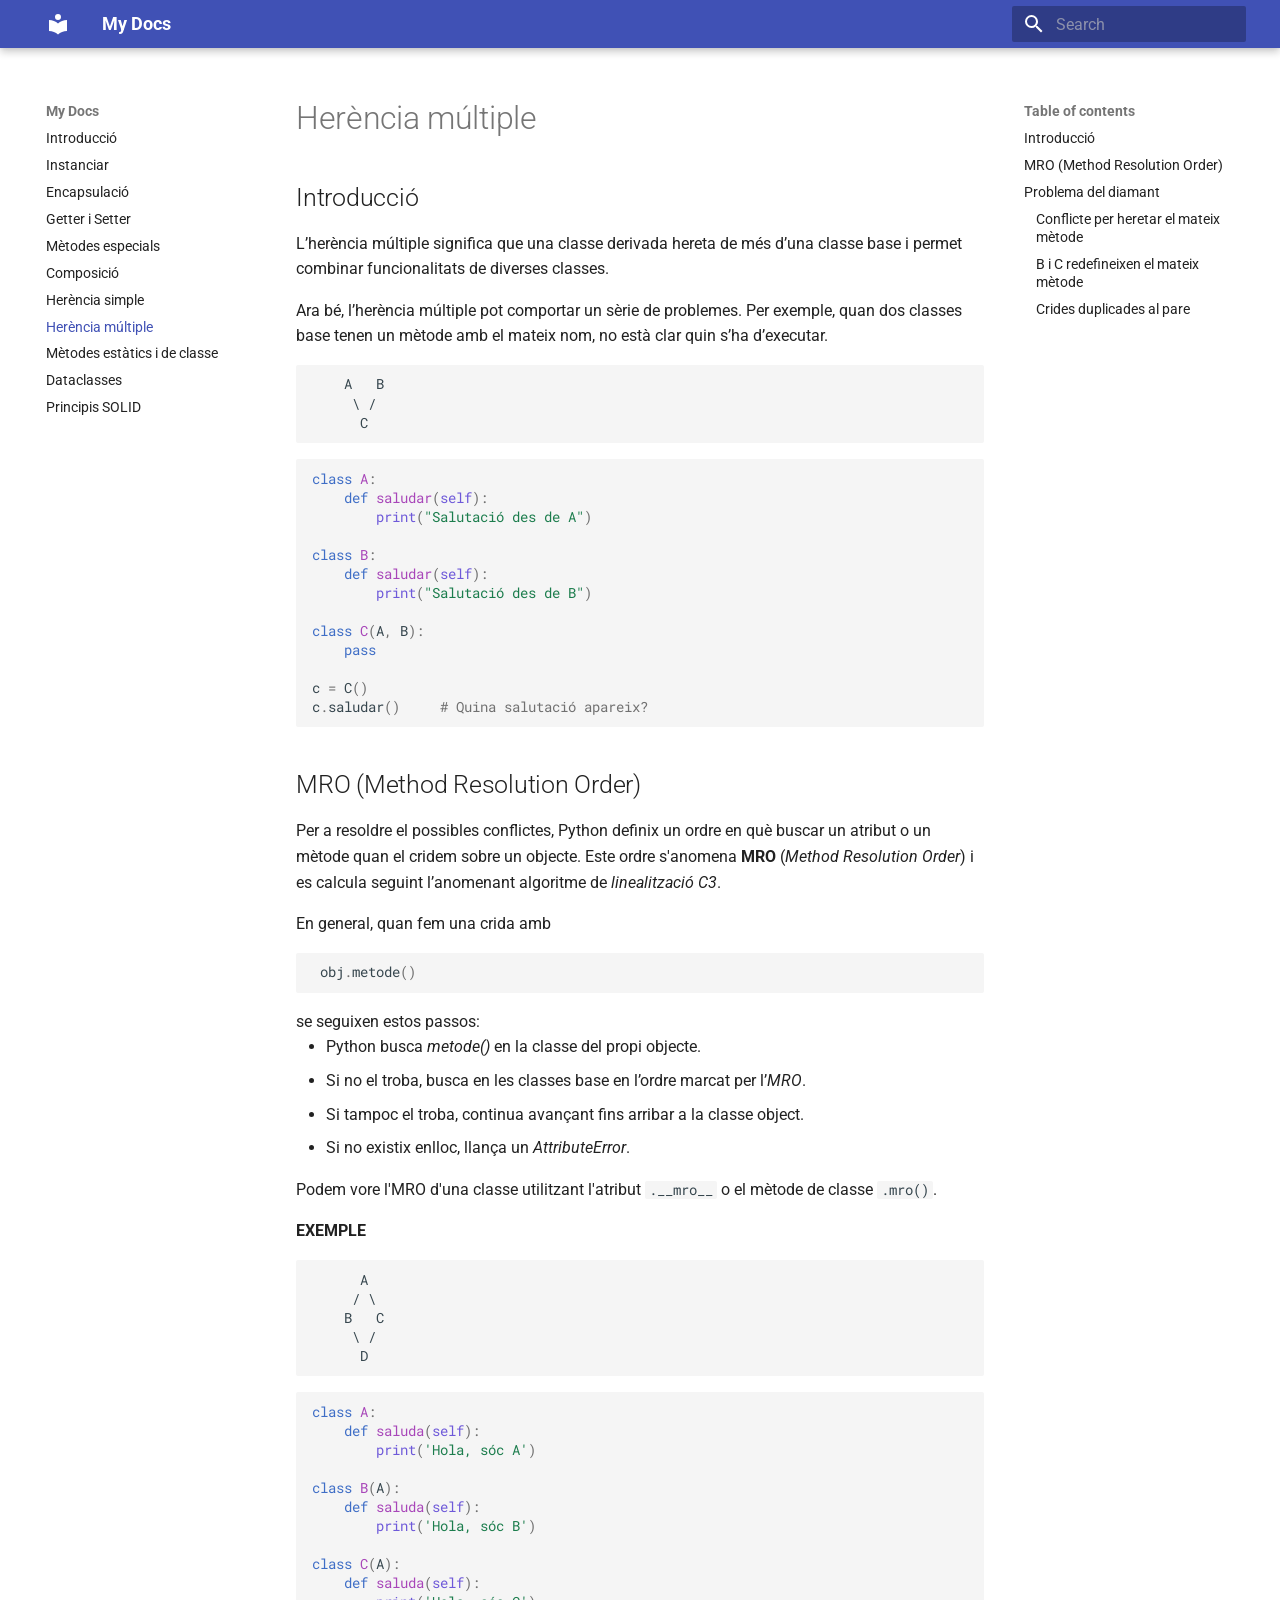
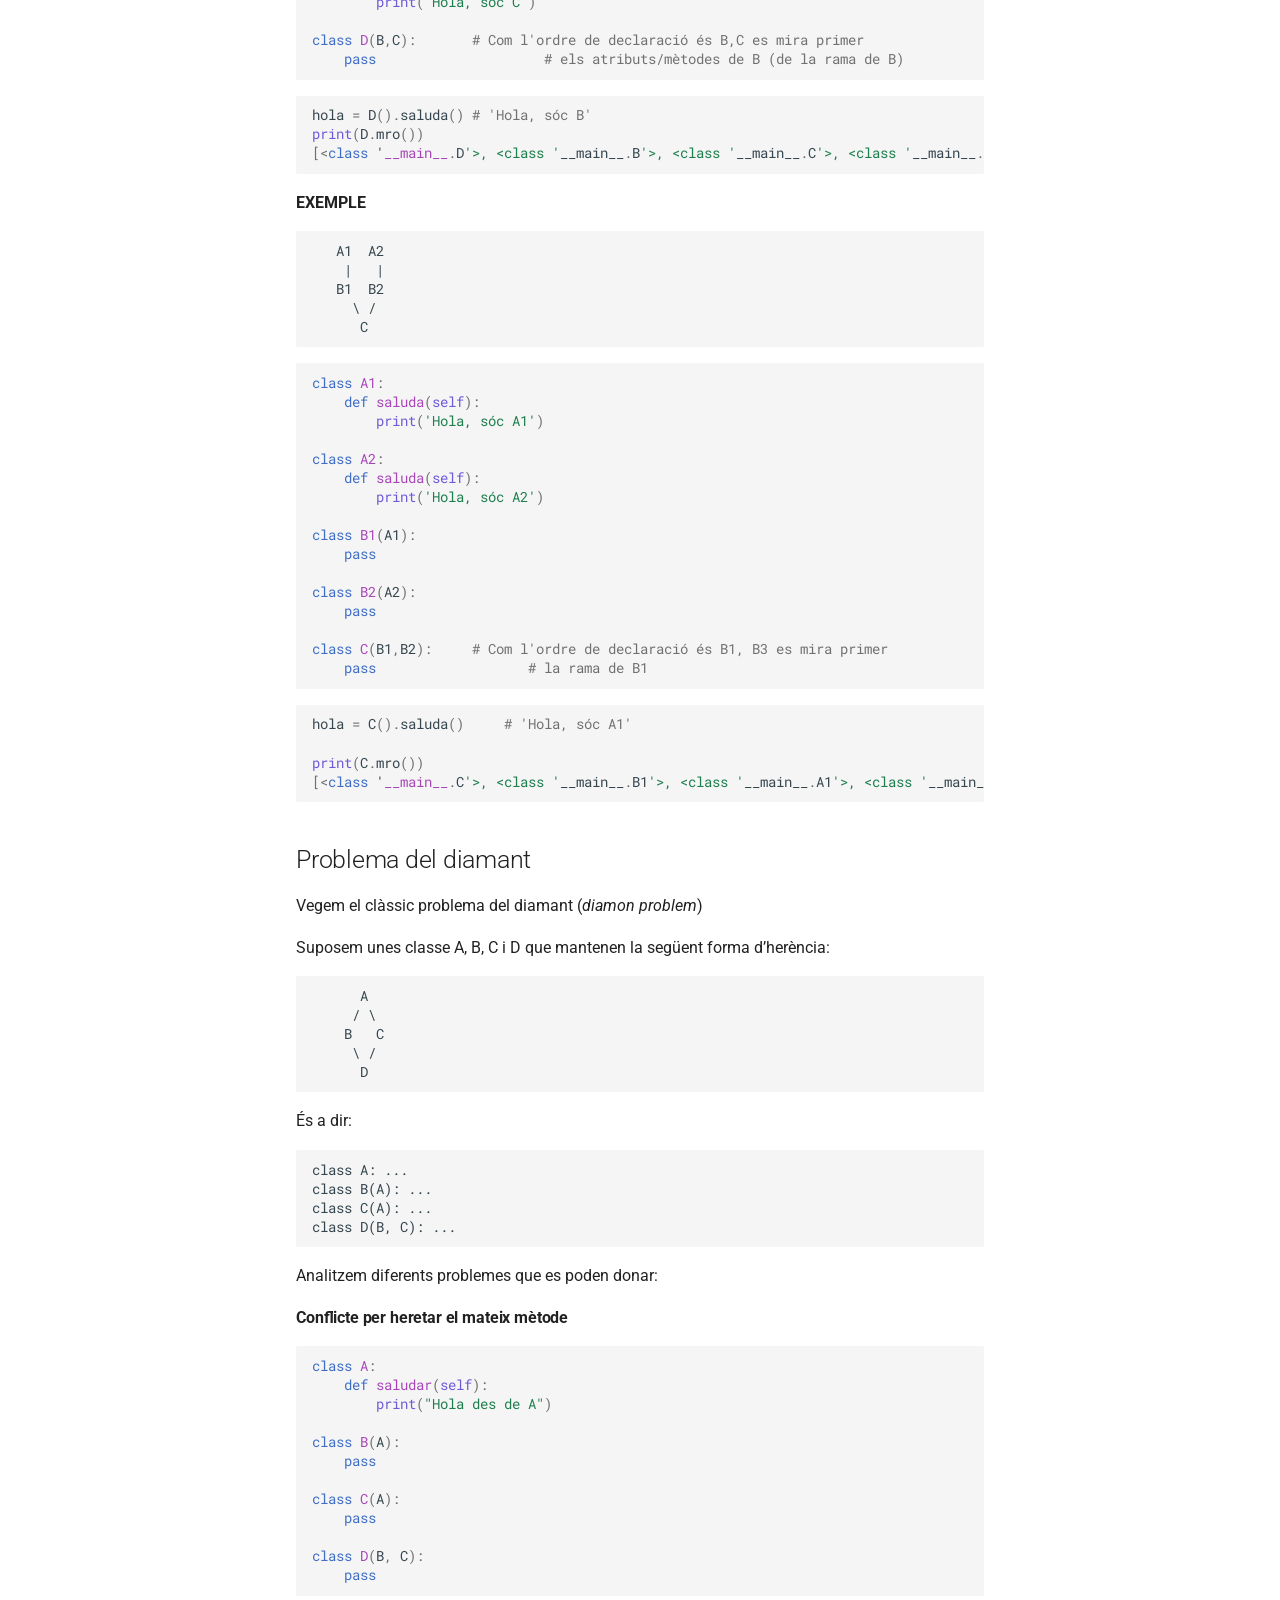
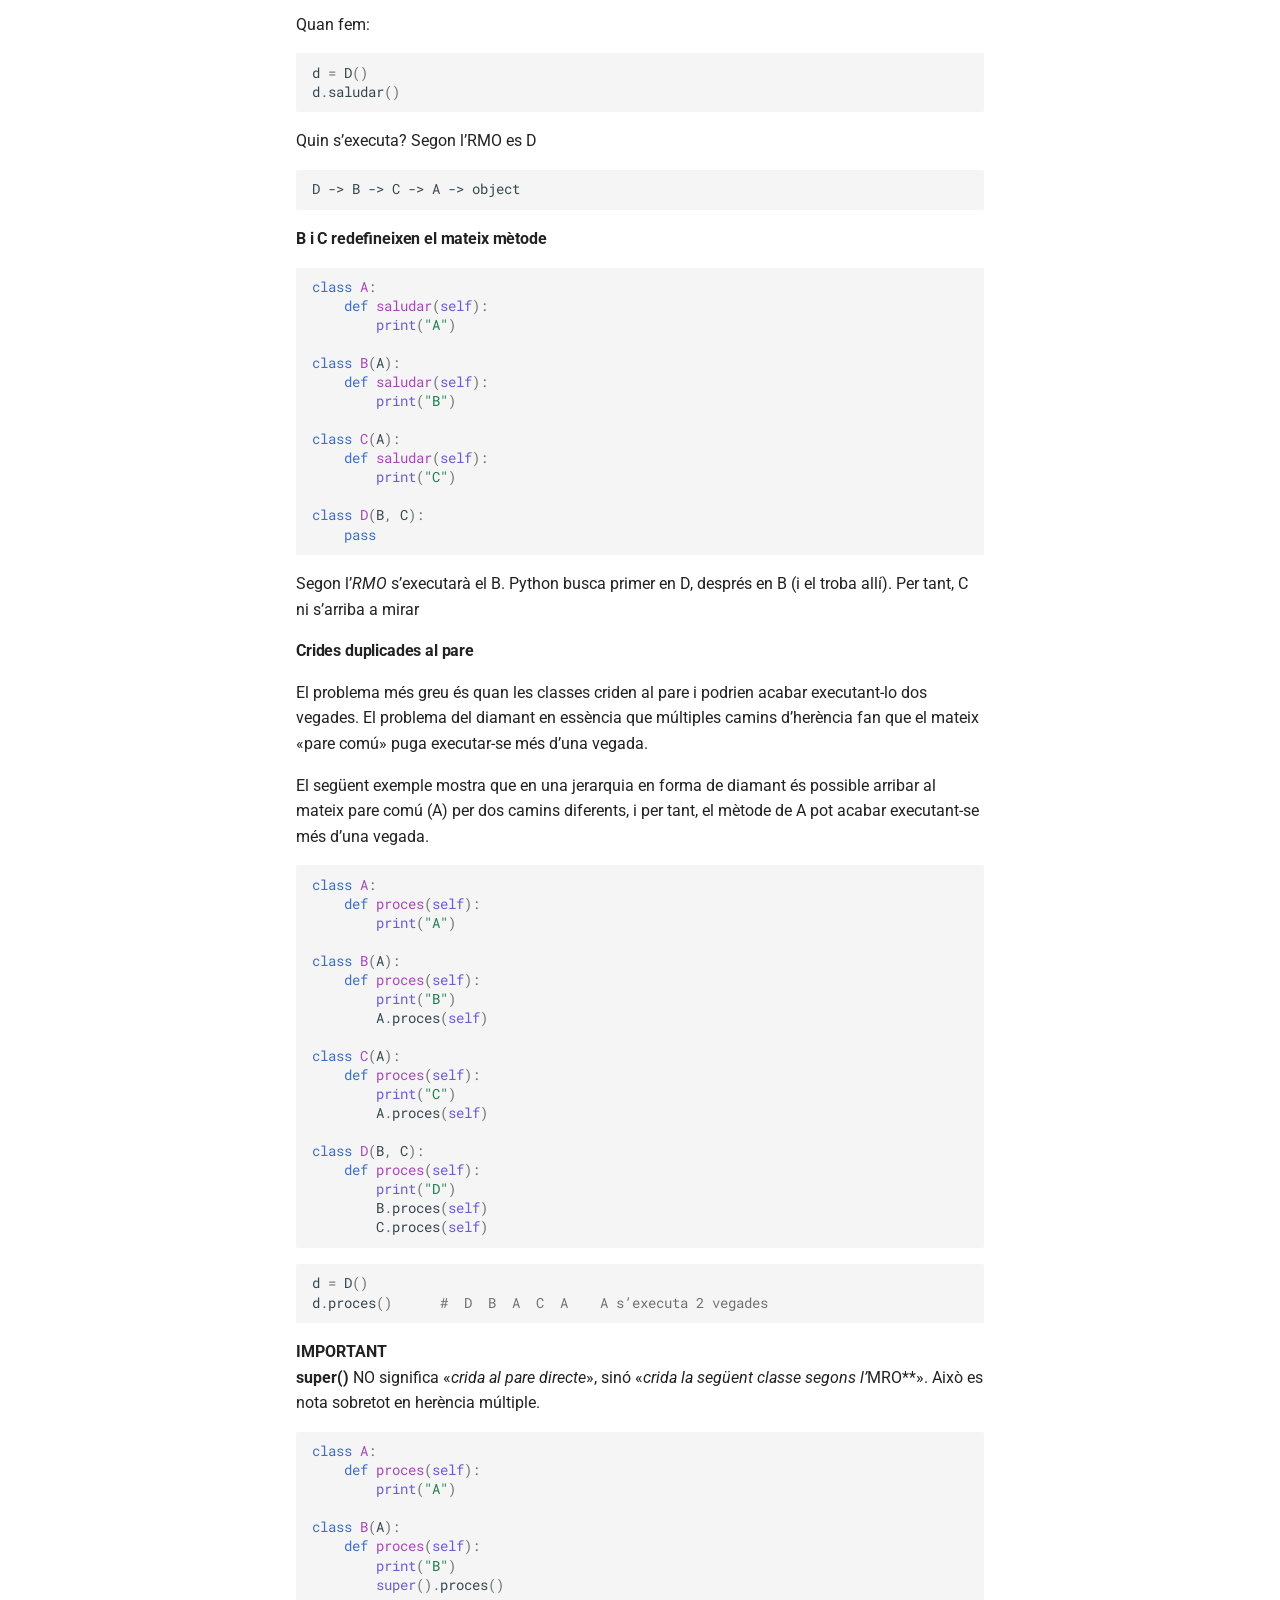
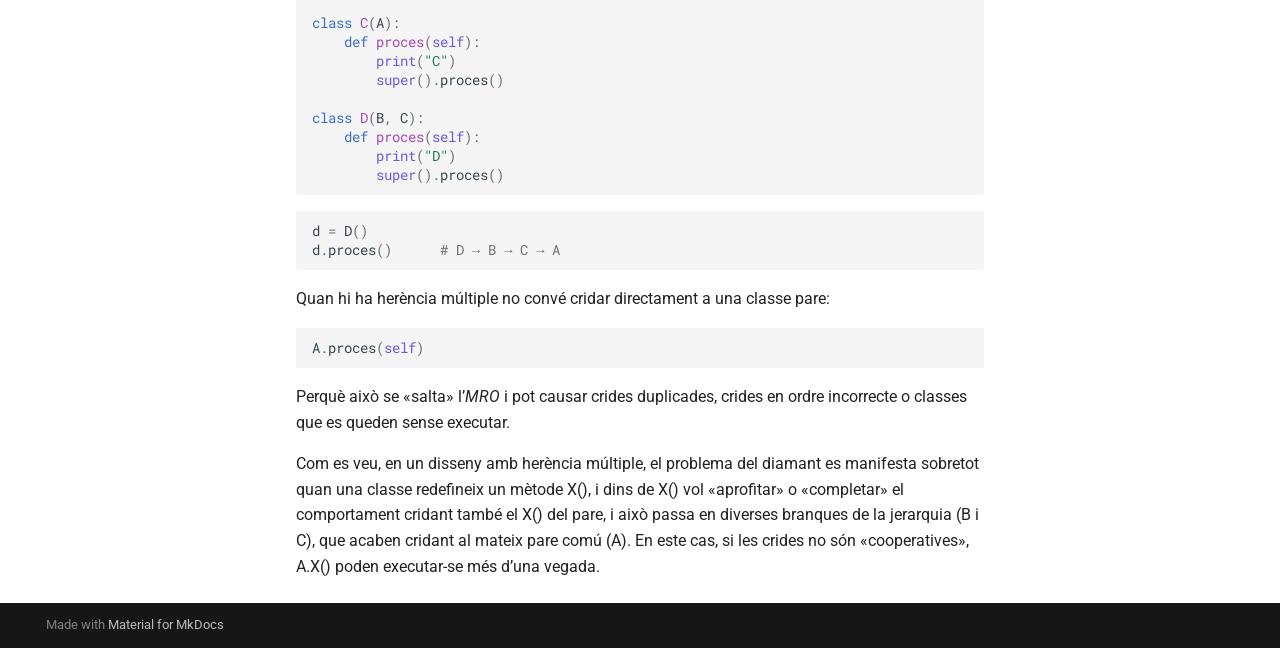
<file: docs/08-herencia_multiple/index.html>
<!doctype html>
<html lang="en" class="no-js">
  <head>
    
      <meta charset="utf-8">
      <meta name="viewport" content="width=device-width,initial-scale=1">
      
      
      
      
        <link rel="prev" href="../07-herencia/">
      
      
        <link rel="next" href="../09-metodes_estatics_classe/">
      
      
        
      
      
      <link rel="icon" href="../assets/favicon.ico">
      <meta name="generator" content="mkdocs-1.6.1, mkdocs-material-9.7.6">
    
    
      
        <title>Herència múltiple - My Docs</title>
      
    
    
      <link rel="stylesheet" href="../assets/stylesheets/main.484c7ddc.min.css">
      
      


    
    
      
    
    
      
        
        
        <link rel="preconnect" href="https://fonts.gstatic.com" crossorigin>
        <link rel="stylesheet" href="https://fonts.googleapis.com/css?family=Roboto:300,300i,400,400i,700,700i%7CRoboto+Mono:400,400i,700,700i&display=fallback">
        <style>:root{--md-text-font:"Roboto";--md-code-font:"Roboto Mono"}</style>
      
    
    
      <link rel="stylesheet" href="../css/estils.css">
    
    <script>__md_scope=new URL("..",location),__md_hash=e=>[...e].reduce(((e,_)=>(e<<5)-e+_.charCodeAt(0)),0),__md_get=(e,_=localStorage,t=__md_scope)=>JSON.parse(_.getItem(t.pathname+"."+e)),__md_set=(e,_,t=localStorage,a=__md_scope)=>{try{t.setItem(a.pathname+"."+e,JSON.stringify(_))}catch(e){}}</script>
    
      

    
    
  </head>
  
  
    <body dir="ltr">
  
    
    <input class="md-toggle" data-md-toggle="drawer" type="checkbox" id="__drawer" autocomplete="off">
    <input class="md-toggle" data-md-toggle="search" type="checkbox" id="__search" autocomplete="off">
    <label class="md-overlay" for="__drawer"></label>
    <div data-md-component="skip">
      
        
        <a href="#herencia-multiple" class="md-skip">
          Skip to content
        </a>
      
    </div>
    <div data-md-component="announce">
      
    </div>
    
    
      

  

<header class="md-header md-header--shadow" data-md-component="header">
  <nav class="md-header__inner md-grid" aria-label="Header">
    <a href=".." title="My Docs" class="md-header__button md-logo" aria-label="My Docs" data-md-component="logo">
      
  
  <svg xmlns="http://www.w3.org/2000/svg" viewBox="0 0 24 24"><path d="M12 8a3 3 0 0 0 3-3 3 3 0 0 0-3-3 3 3 0 0 0-3 3 3 3 0 0 0 3 3m0 3.54C9.64 9.35 6.5 8 3 8v11c3.5 0 6.64 1.35 9 3.54 2.36-2.19 5.5-3.54 9-3.54V8c-3.5 0-6.64 1.35-9 3.54"/></svg>

    </a>
    <label class="md-header__button md-icon" for="__drawer">
      
      <svg xmlns="http://www.w3.org/2000/svg" viewBox="0 0 24 24"><path d="M3 6h18v2H3zm0 5h18v2H3zm0 5h18v2H3z"/></svg>
    </label>
    <div class="md-header__title" data-md-component="header-title">
      <div class="md-header__ellipsis">
        <div class="md-header__topic">
          <span class="md-ellipsis">
            My Docs
          </span>
        </div>
        <div class="md-header__topic" data-md-component="header-topic">
          <span class="md-ellipsis">
            
              Herència múltiple
            
          </span>
        </div>
      </div>
    </div>
    
    
      <script>var palette=__md_get("__palette");if(palette&&palette.color){if("(prefers-color-scheme)"===palette.color.media){var media=matchMedia("(prefers-color-scheme: light)"),input=document.querySelector(media.matches?"[data-md-color-media='(prefers-color-scheme: light)']":"[data-md-color-media='(prefers-color-scheme: dark)']");palette.color.media=input.getAttribute("data-md-color-media"),palette.color.scheme=input.getAttribute("data-md-color-scheme"),palette.color.primary=input.getAttribute("data-md-color-primary"),palette.color.accent=input.getAttribute("data-md-color-accent")}for(var[key,value]of Object.entries(palette.color))document.body.setAttribute("data-md-color-"+key,value)}</script>
    
    
    
      
      
        <label class="md-header__button md-icon" for="__search">
          
          <svg xmlns="http://www.w3.org/2000/svg" viewBox="0 0 24 24"><path d="M9.5 3A6.5 6.5 0 0 1 16 9.5c0 1.61-.59 3.09-1.56 4.23l.27.27h.79l5 5-1.5 1.5-5-5v-.79l-.27-.27A6.52 6.52 0 0 1 9.5 16 6.5 6.5 0 0 1 3 9.5 6.5 6.5 0 0 1 9.5 3m0 2C7 5 5 7 5 9.5S7 14 9.5 14 14 12 14 9.5 12 5 9.5 5"/></svg>
        </label>
        <div class="md-search" data-md-component="search" role="dialog">
  <label class="md-search__overlay" for="__search"></label>
  <div class="md-search__inner" role="search">
    <form class="md-search__form" name="search">
      <input type="text" class="md-search__input" name="query" aria-label="Search" placeholder="Search" autocapitalize="off" autocorrect="off" autocomplete="off" spellcheck="false" data-md-component="search-query" required>
      <label class="md-search__icon md-icon" for="__search">
        
        <svg xmlns="http://www.w3.org/2000/svg" viewBox="0 0 24 24"><path d="M9.5 3A6.5 6.5 0 0 1 16 9.5c0 1.61-.59 3.09-1.56 4.23l.27.27h.79l5 5-1.5 1.5-5-5v-.79l-.27-.27A6.52 6.52 0 0 1 9.5 16 6.5 6.5 0 0 1 3 9.5 6.5 6.5 0 0 1 9.5 3m0 2C7 5 5 7 5 9.5S7 14 9.5 14 14 12 14 9.5 12 5 9.5 5"/></svg>
        
        <svg xmlns="http://www.w3.org/2000/svg" viewBox="0 0 24 24"><path d="M20 11v2H8l5.5 5.5-1.42 1.42L4.16 12l7.92-7.92L13.5 5.5 8 11z"/></svg>
      </label>
      <nav class="md-search__options" aria-label="Search">
        
        <button type="reset" class="md-search__icon md-icon" title="Clear" aria-label="Clear" tabindex="-1">
          
          <svg xmlns="http://www.w3.org/2000/svg" viewBox="0 0 24 24"><path d="M19 6.41 17.59 5 12 10.59 6.41 5 5 6.41 10.59 12 5 17.59 6.41 19 12 13.41 17.59 19 19 17.59 13.41 12z"/></svg>
        </button>
      </nav>
      
    </form>
    <div class="md-search__output">
      <div class="md-search__scrollwrap" tabindex="0" data-md-scrollfix>
        <div class="md-search-result" data-md-component="search-result">
          <div class="md-search-result__meta">
            Initializing search
          </div>
          <ol class="md-search-result__list" role="presentation"></ol>
        </div>
      </div>
    </div>
  </div>
</div>
      
    
    
  </nav>
  
</header>
    
    <div class="md-container" data-md-component="container">
      
      
        
          
        
      
      <main class="md-main" data-md-component="main">
        <div class="md-main__inner md-grid">
          
            
              
              <div class="md-sidebar md-sidebar--primary" data-md-component="sidebar" data-md-type="navigation" >
                <div class="md-sidebar__scrollwrap">
                  <div class="md-sidebar__inner">
                    



<nav class="md-nav md-nav--primary" aria-label="Navigation" data-md-level="0">
  <label class="md-nav__title" for="__drawer">
    <a href=".." title="My Docs" class="md-nav__button md-logo" aria-label="My Docs" data-md-component="logo">
      
  
  <svg xmlns="http://www.w3.org/2000/svg" viewBox="0 0 24 24"><path d="M12 8a3 3 0 0 0 3-3 3 3 0 0 0-3-3 3 3 0 0 0-3 3 3 3 0 0 0 3 3m0 3.54C9.64 9.35 6.5 8 3 8v11c3.5 0 6.64 1.35 9 3.54 2.36-2.19 5.5-3.54 9-3.54V8c-3.5 0-6.64 1.35-9 3.54"/></svg>

    </a>
    My Docs
  </label>
  
  <ul class="md-nav__list" data-md-scrollfix>
    
      
      
  
  
  
  
    <li class="md-nav__item">
      <a href=".." class="md-nav__link">
        
  
  
  <span class="md-ellipsis">
    
  
    Introducció
  

    
  </span>
  
  

      </a>
    </li>
  

    
      
      
  
  
  
  
    <li class="md-nav__item">
      <a href="../02-Instanciar/" class="md-nav__link">
        
  
  
  <span class="md-ellipsis">
    
  
    Instanciar
  

    
  </span>
  
  

      </a>
    </li>
  

    
      
      
  
  
  
  
    <li class="md-nav__item">
      <a href="../03-Encapsulacio/" class="md-nav__link">
        
  
  
  <span class="md-ellipsis">
    
  
    Encapsulació
  

    
  </span>
  
  

      </a>
    </li>
  

    
      
      
  
  
  
  
    <li class="md-nav__item">
      <a href="../04-getter_setter/" class="md-nav__link">
        
  
  
  <span class="md-ellipsis">
    
  
    Getter i Setter
  

    
  </span>
  
  

      </a>
    </li>
  

    
      
      
  
  
  
  
    <li class="md-nav__item">
      <a href="../05-metodes_especials/" class="md-nav__link">
        
  
  
  <span class="md-ellipsis">
    
  
    Mètodes especials
  

    
  </span>
  
  

      </a>
    </li>
  

    
      
      
  
  
  
  
    <li class="md-nav__item">
      <a href="../06-composicio_objectes/" class="md-nav__link">
        
  
  
  <span class="md-ellipsis">
    
  
    Composició
  

    
  </span>
  
  

      </a>
    </li>
  

    
      
      
  
  
  
  
    <li class="md-nav__item">
      <a href="../07-herencia/" class="md-nav__link">
        
  
  
  <span class="md-ellipsis">
    
  
    Herència simple
  

    
  </span>
  
  

      </a>
    </li>
  

    
      
      
  
  
    
  
  
  
    <li class="md-nav__item md-nav__item--active">
      
      <input class="md-nav__toggle md-toggle" type="checkbox" id="__toc">
      
      
        
      
      
        <label class="md-nav__link md-nav__link--active" for="__toc">
          
  
  
  <span class="md-ellipsis">
    
  
    Herència múltiple
  

    
  </span>
  
  

          <span class="md-nav__icon md-icon"></span>
        </label>
      
      <a href="./" class="md-nav__link md-nav__link--active">
        
  
  
  <span class="md-ellipsis">
    
  
    Herència múltiple
  

    
  </span>
  
  

      </a>
      
        

<nav class="md-nav md-nav--secondary" aria-label="Table of contents">
  
  
  
    
  
  
    <label class="md-nav__title" for="__toc">
      <span class="md-nav__icon md-icon"></span>
      Table of contents
    </label>
    <ul class="md-nav__list" data-md-component="toc" data-md-scrollfix>
      
        <li class="md-nav__item">
  <a href="#introduccio" class="md-nav__link">
    <span class="md-ellipsis">
      
        Introducció
      
    </span>
  </a>
  
</li>
      
        <li class="md-nav__item">
  <a href="#mro-method-resolution-order" class="md-nav__link">
    <span class="md-ellipsis">
      
        MRO (Method Resolution Order)
      
    </span>
  </a>
  
</li>
      
        <li class="md-nav__item">
  <a href="#problema-del-diamant" class="md-nav__link">
    <span class="md-ellipsis">
      
        Problema del diamant
      
    </span>
  </a>
  
    <nav class="md-nav" aria-label="Problema del diamant">
      <ul class="md-nav__list">
        
          <li class="md-nav__item">
  <a href="#conflicte-per-heretar-el-mateix-metode" class="md-nav__link">
    <span class="md-ellipsis">
      
        Conflicte per heretar el mateix mètode
      
    </span>
  </a>
  
</li>
        
          <li class="md-nav__item">
  <a href="#b-i-c-redefineixen-el-mateix-metode" class="md-nav__link">
    <span class="md-ellipsis">
      
        B i C redefineixen el mateix mètode
      
    </span>
  </a>
  
</li>
        
          <li class="md-nav__item">
  <a href="#crides-duplicades-al-pare" class="md-nav__link">
    <span class="md-ellipsis">
      
        Crides duplicades al pare
      
    </span>
  </a>
  
</li>
        
      </ul>
    </nav>
  
</li>
      
    </ul>
  
</nav>
      
    </li>
  

    
      
      
  
  
  
  
    <li class="md-nav__item">
      <a href="../09-metodes_estatics_classe/" class="md-nav__link">
        
  
  
  <span class="md-ellipsis">
    
  
    Mètodes estàtics i de classe
  

    
  </span>
  
  

      </a>
    </li>
  

    
      
      
  
  
  
  
    <li class="md-nav__item">
      <a href="../10-dataclasses/" class="md-nav__link">
        
  
  
  <span class="md-ellipsis">
    
  
    Dataclasses
  

    
  </span>
  
  

      </a>
    </li>
  

    
      
      
  
  
  
  
    <li class="md-nav__item">
      <a href="../11-solid/" class="md-nav__link">
        
  
  
  <span class="md-ellipsis">
    
  
    Principis SOLID
  

    
  </span>
  
  

      </a>
    </li>
  

    
  </ul>
</nav>
                  </div>
                </div>
              </div>
            
            
              
              <div class="md-sidebar md-sidebar--secondary" data-md-component="sidebar" data-md-type="toc" >
                <div class="md-sidebar__scrollwrap">
                  <div class="md-sidebar__inner">
                    

<nav class="md-nav md-nav--secondary" aria-label="Table of contents">
  
  
  
    
  
  
    <label class="md-nav__title" for="__toc">
      <span class="md-nav__icon md-icon"></span>
      Table of contents
    </label>
    <ul class="md-nav__list" data-md-component="toc" data-md-scrollfix>
      
        <li class="md-nav__item">
  <a href="#introduccio" class="md-nav__link">
    <span class="md-ellipsis">
      
        Introducció
      
    </span>
  </a>
  
</li>
      
        <li class="md-nav__item">
  <a href="#mro-method-resolution-order" class="md-nav__link">
    <span class="md-ellipsis">
      
        MRO (Method Resolution Order)
      
    </span>
  </a>
  
</li>
      
        <li class="md-nav__item">
  <a href="#problema-del-diamant" class="md-nav__link">
    <span class="md-ellipsis">
      
        Problema del diamant
      
    </span>
  </a>
  
    <nav class="md-nav" aria-label="Problema del diamant">
      <ul class="md-nav__list">
        
          <li class="md-nav__item">
  <a href="#conflicte-per-heretar-el-mateix-metode" class="md-nav__link">
    <span class="md-ellipsis">
      
        Conflicte per heretar el mateix mètode
      
    </span>
  </a>
  
</li>
        
          <li class="md-nav__item">
  <a href="#b-i-c-redefineixen-el-mateix-metode" class="md-nav__link">
    <span class="md-ellipsis">
      
        B i C redefineixen el mateix mètode
      
    </span>
  </a>
  
</li>
        
          <li class="md-nav__item">
  <a href="#crides-duplicades-al-pare" class="md-nav__link">
    <span class="md-ellipsis">
      
        Crides duplicades al pare
      
    </span>
  </a>
  
</li>
        
      </ul>
    </nav>
  
</li>
      
    </ul>
  
</nav>
                  </div>
                </div>
              </div>
            
          
          
            <div class="md-content" data-md-component="content">
              
              <article class="md-content__inner md-typeset">
                
                  



<h1 id="herencia-multiple">Herència múltiple</h1>
<h2 id="introduccio">Introducció</h2>
<p>L’herència múltiple significa que una classe derivada hereta de més d’una classe base i permet combinar funcionalitats de diverses classes.</p>
<p>Ara bé, l’herència múltiple pot comportar un sèrie de problemes. Per exemple, quan dos classes base tenen un mètode amb el mateix nom, no està clar quin s’ha d’executar.</p>
<div class="highlight"><pre><span></span><code>    A   B
     \ /
      C
</code></pre></div>
<div class="highlight"><pre><span></span><code><span class="k">class</span><span class="w"> </span><span class="nc">A</span><span class="p">:</span>
    <span class="k">def</span><span class="w"> </span><span class="nf">saludar</span><span class="p">(</span><span class="bp">self</span><span class="p">):</span>
        <span class="nb">print</span><span class="p">(</span><span class="s2">&quot;Salutació des de A&quot;</span><span class="p">)</span>

<span class="k">class</span><span class="w"> </span><span class="nc">B</span><span class="p">:</span>
    <span class="k">def</span><span class="w"> </span><span class="nf">saludar</span><span class="p">(</span><span class="bp">self</span><span class="p">):</span>
        <span class="nb">print</span><span class="p">(</span><span class="s2">&quot;Salutació des de B&quot;</span><span class="p">)</span>

<span class="k">class</span><span class="w"> </span><span class="nc">C</span><span class="p">(</span><span class="n">A</span><span class="p">,</span> <span class="n">B</span><span class="p">):</span>
    <span class="k">pass</span>

<span class="n">c</span> <span class="o">=</span> <span class="n">C</span><span class="p">()</span>
<span class="n">c</span><span class="o">.</span><span class="n">saludar</span><span class="p">()</span>     <span class="c1"># Quina salutació apareix?</span>
</code></pre></div>
<h2 id="mro-method-resolution-order">MRO (Method Resolution Order)</h2>
<p>Per a resoldre el possibles conflictes, Python definix un ordre en què buscar un atribut o un mètode quan el cridem sobre un objecte. Este ordre s'anomena <strong>MRO</strong> (<em>Method Resolution Order</em>) i es calcula seguint l’anomenant algoritme de <em>linealització C3</em>.</p>
<p>En general, quan fem una crida amb
<div class="highlight"><pre><span></span><code> <span class="n">obj</span><span class="o">.</span><span class="n">metode</span><span class="p">()</span>
</code></pre></div></p>
<p>se seguixen estos passos:</p>
<ul>
<li>Python busca <em>metode()</em> en la classe del propi objecte.</li>
<li>Si no el troba, busca en les classes base en l’ordre marcat per l’<em>MRO</em>.</li>
<li>Si tampoc el troba, continua avançant fins arribar a la classe object.</li>
<li>Si no existix enlloc, llança un <em>AttributeError</em>.</li>
</ul>
<p>Podem vore l'MRO d'una classe utilitzant l'atribut <code>.__mro__</code> o el mètode de classe <code>.mro()</code>.</p>
<p><strong>EXEMPLE</strong></p>
<div class="highlight"><pre><span></span><code>      A
     / \
    B   C
     \ /
      D
</code></pre></div>
<div class="highlight"><pre><span></span><code><span class="k">class</span><span class="w"> </span><span class="nc">A</span><span class="p">:</span>
    <span class="k">def</span><span class="w"> </span><span class="nf">saluda</span><span class="p">(</span><span class="bp">self</span><span class="p">):</span>
        <span class="nb">print</span><span class="p">(</span><span class="s1">&#39;Hola, sóc A&#39;</span><span class="p">)</span>

<span class="k">class</span><span class="w"> </span><span class="nc">B</span><span class="p">(</span><span class="n">A</span><span class="p">):</span>
    <span class="k">def</span><span class="w"> </span><span class="nf">saluda</span><span class="p">(</span><span class="bp">self</span><span class="p">):</span>
        <span class="nb">print</span><span class="p">(</span><span class="s1">&#39;Hola, sóc B&#39;</span><span class="p">)</span>

<span class="k">class</span><span class="w"> </span><span class="nc">C</span><span class="p">(</span><span class="n">A</span><span class="p">):</span>
    <span class="k">def</span><span class="w"> </span><span class="nf">saluda</span><span class="p">(</span><span class="bp">self</span><span class="p">):</span>
        <span class="nb">print</span><span class="p">(</span><span class="s1">&#39;Hola, sóc C&#39;</span><span class="p">)</span>

<span class="k">class</span><span class="w"> </span><span class="nc">D</span><span class="p">(</span><span class="n">B</span><span class="p">,</span><span class="n">C</span><span class="p">):</span>       <span class="c1"># Com l&#39;ordre de declaració és B,C es mira primer</span>
    <span class="k">pass</span>                     <span class="c1"># els atributs/mètodes de B (de la rama de B)</span>
</code></pre></div>
<div class="highlight"><pre><span></span><code><span class="n">hola</span> <span class="o">=</span> <span class="n">D</span><span class="p">()</span><span class="o">.</span><span class="n">saluda</span><span class="p">()</span> <span class="c1"># &#39;Hola, sóc B&#39;</span>
<span class="nb">print</span><span class="p">(</span><span class="n">D</span><span class="o">.</span><span class="n">mro</span><span class="p">())</span>
<span class="p">[</span><span class="o">&lt;</span><span class="k">class</span><span class="w"> </span><span class="err">&#39;</span><span class="nc">__main__</span><span class="o">.</span><span class="n">D</span><span class="s1">&#39;&gt;, &lt;class &#39;</span><span class="n">__main__</span><span class="o">.</span><span class="sa">B</span><span class="s1">&#39;&gt;, &lt;class &#39;</span><span class="n">__main__</span><span class="o">.</span><span class="n">C</span><span class="s1">&#39;&gt;, &lt;class &#39;</span><span class="n">__main__</span><span class="o">.</span><span class="n">A</span><span class="s1">&#39;&gt;, &lt;class &#39;</span><span class="nb">object</span><span class="s1">&#39;&gt;]</span>
</code></pre></div>
<p><strong>EXEMPLE</strong></p>
<div class="highlight"><pre><span></span><code>   A1  A2
    |   |
   B1  B2
     \ /
      C
</code></pre></div>
<div class="highlight"><pre><span></span><code><span class="k">class</span><span class="w"> </span><span class="nc">A1</span><span class="p">:</span>
    <span class="k">def</span><span class="w"> </span><span class="nf">saluda</span><span class="p">(</span><span class="bp">self</span><span class="p">):</span>
        <span class="nb">print</span><span class="p">(</span><span class="s1">&#39;Hola, sóc A1&#39;</span><span class="p">)</span>

<span class="k">class</span><span class="w"> </span><span class="nc">A2</span><span class="p">:</span>
    <span class="k">def</span><span class="w"> </span><span class="nf">saluda</span><span class="p">(</span><span class="bp">self</span><span class="p">):</span>
        <span class="nb">print</span><span class="p">(</span><span class="s1">&#39;Hola, sóc A2&#39;</span><span class="p">)</span>

<span class="k">class</span><span class="w"> </span><span class="nc">B1</span><span class="p">(</span><span class="n">A1</span><span class="p">):</span>
    <span class="k">pass</span>

<span class="k">class</span><span class="w"> </span><span class="nc">B2</span><span class="p">(</span><span class="n">A2</span><span class="p">):</span>
    <span class="k">pass</span>

<span class="k">class</span><span class="w"> </span><span class="nc">C</span><span class="p">(</span><span class="n">B1</span><span class="p">,</span><span class="n">B2</span><span class="p">):</span>     <span class="c1"># Com l&#39;ordre de declaració és B1, B3 es mira primer</span>
    <span class="k">pass</span>                   <span class="c1"># la rama de B1  </span>
</code></pre></div>
<div class="highlight"><pre><span></span><code><span class="n">hola</span> <span class="o">=</span> <span class="n">C</span><span class="p">()</span><span class="o">.</span><span class="n">saluda</span><span class="p">()</span>     <span class="c1"># &#39;Hola, sóc A1&#39;</span>

<span class="nb">print</span><span class="p">(</span><span class="n">C</span><span class="o">.</span><span class="n">mro</span><span class="p">())</span>
<span class="p">[</span><span class="o">&lt;</span><span class="k">class</span><span class="w"> </span><span class="err">&#39;</span><span class="nc">__main__</span><span class="o">.</span><span class="n">C</span><span class="s1">&#39;&gt;, &lt;class &#39;</span><span class="n">__main__</span><span class="o">.</span><span class="n">B1</span><span class="s1">&#39;&gt;, &lt;class &#39;</span><span class="n">__main__</span><span class="o">.</span><span class="n">A1</span><span class="s1">&#39;&gt;, &lt;class &#39;</span><span class="n">__main__</span><span class="o">.</span><span class="n">B2</span><span class="s1">&#39;&gt;, &lt;class &#39;</span><span class="n">__main__</span><span class="o">.</span><span class="n">A2</span><span class="s1">&#39;&gt;, &lt;class &#39;</span><span class="nb">object</span><span class="s1">&#39;&gt;]</span>
</code></pre></div>
<h2 id="problema-del-diamant">Problema del diamant</h2>
<p>Vegem el clàssic problema del diamant (<em>diamon problem</em>)</p>
<p>Suposem unes classe A, B, C i D que mantenen la següent forma d’herència:</p>
<div class="highlight"><pre><span></span><code>      A
     / \
    B   C
     \ /
      D
</code></pre></div>
<p>És a dir:</p>
<div class="highlight"><pre><span></span><code>class A: ...
class B(A): ...
class C(A): ...
class D(B, C): ...
</code></pre></div>
<p>Analitzem diferents problemes que es poden donar:</p>
<h4 id="conflicte-per-heretar-el-mateix-metode">Conflicte per heretar el mateix mètode</h4>
<div class="highlight"><pre><span></span><code><span class="k">class</span><span class="w"> </span><span class="nc">A</span><span class="p">:</span>
    <span class="k">def</span><span class="w"> </span><span class="nf">saludar</span><span class="p">(</span><span class="bp">self</span><span class="p">):</span>
        <span class="nb">print</span><span class="p">(</span><span class="s2">&quot;Hola des de A&quot;</span><span class="p">)</span>

<span class="k">class</span><span class="w"> </span><span class="nc">B</span><span class="p">(</span><span class="n">A</span><span class="p">):</span>
    <span class="k">pass</span>

<span class="k">class</span><span class="w"> </span><span class="nc">C</span><span class="p">(</span><span class="n">A</span><span class="p">):</span>
    <span class="k">pass</span>

<span class="k">class</span><span class="w"> </span><span class="nc">D</span><span class="p">(</span><span class="n">B</span><span class="p">,</span> <span class="n">C</span><span class="p">):</span>
    <span class="k">pass</span>
</code></pre></div>
<p>Quan fem:</p>
<div class="highlight"><pre><span></span><code><span class="n">d</span> <span class="o">=</span> <span class="n">D</span><span class="p">()</span>
<span class="n">d</span><span class="o">.</span><span class="n">saludar</span><span class="p">()</span>
</code></pre></div>
<p>Quin s’executa? Segon l’RMO es D</p>
<div class="highlight"><pre><span></span><code>D -&gt; B -&gt; C -&gt; A -&gt; object
</code></pre></div>
<h4 id="b-i-c-redefineixen-el-mateix-metode">B i C redefineixen el mateix mètode</h4>
<div class="highlight"><pre><span></span><code><span class="k">class</span><span class="w"> </span><span class="nc">A</span><span class="p">:</span>
    <span class="k">def</span><span class="w"> </span><span class="nf">saludar</span><span class="p">(</span><span class="bp">self</span><span class="p">):</span>
        <span class="nb">print</span><span class="p">(</span><span class="s2">&quot;A&quot;</span><span class="p">)</span>

<span class="k">class</span><span class="w"> </span><span class="nc">B</span><span class="p">(</span><span class="n">A</span><span class="p">):</span>
    <span class="k">def</span><span class="w"> </span><span class="nf">saludar</span><span class="p">(</span><span class="bp">self</span><span class="p">):</span>
        <span class="nb">print</span><span class="p">(</span><span class="s2">&quot;B&quot;</span><span class="p">)</span>

<span class="k">class</span><span class="w"> </span><span class="nc">C</span><span class="p">(</span><span class="n">A</span><span class="p">):</span>
    <span class="k">def</span><span class="w"> </span><span class="nf">saludar</span><span class="p">(</span><span class="bp">self</span><span class="p">):</span>
        <span class="nb">print</span><span class="p">(</span><span class="s2">&quot;C&quot;</span><span class="p">)</span>

<span class="k">class</span><span class="w"> </span><span class="nc">D</span><span class="p">(</span><span class="n">B</span><span class="p">,</span> <span class="n">C</span><span class="p">):</span>
    <span class="k">pass</span>
</code></pre></div>
<p>Segon l’<em>RMO</em> s’executarà el B. Python busca primer en D, després en B (i el troba allí). Per tant, C ni s’arriba a mirar</p>
<h4 id="crides-duplicades-al-pare">Crides duplicades al pare</h4>
<p>El problema més greu és quan les classes criden al pare i podrien acabar executant-lo dos vegades. El problema del diamant en essència que múltiples camins d’herència fan que el mateix «pare comú» puga executar-se més d’una vegada.</p>
<p>El següent exemple mostra que en una jerarquia en forma de diamant és possible arribar al mateix pare comú (A) per dos camins diferents, i per tant, el mètode de A pot acabar executant-se més d’una vegada.</p>
<div class="highlight"><pre><span></span><code><span class="k">class</span><span class="w"> </span><span class="nc">A</span><span class="p">:</span>
    <span class="k">def</span><span class="w"> </span><span class="nf">proces</span><span class="p">(</span><span class="bp">self</span><span class="p">):</span>
        <span class="nb">print</span><span class="p">(</span><span class="s2">&quot;A&quot;</span><span class="p">)</span>

<span class="k">class</span><span class="w"> </span><span class="nc">B</span><span class="p">(</span><span class="n">A</span><span class="p">):</span>
    <span class="k">def</span><span class="w"> </span><span class="nf">proces</span><span class="p">(</span><span class="bp">self</span><span class="p">):</span>
        <span class="nb">print</span><span class="p">(</span><span class="s2">&quot;B&quot;</span><span class="p">)</span>
        <span class="n">A</span><span class="o">.</span><span class="n">proces</span><span class="p">(</span><span class="bp">self</span><span class="p">)</span>

<span class="k">class</span><span class="w"> </span><span class="nc">C</span><span class="p">(</span><span class="n">A</span><span class="p">):</span>
    <span class="k">def</span><span class="w"> </span><span class="nf">proces</span><span class="p">(</span><span class="bp">self</span><span class="p">):</span>
        <span class="nb">print</span><span class="p">(</span><span class="s2">&quot;C&quot;</span><span class="p">)</span>
        <span class="n">A</span><span class="o">.</span><span class="n">proces</span><span class="p">(</span><span class="bp">self</span><span class="p">)</span>

<span class="k">class</span><span class="w"> </span><span class="nc">D</span><span class="p">(</span><span class="n">B</span><span class="p">,</span> <span class="n">C</span><span class="p">):</span>
    <span class="k">def</span><span class="w"> </span><span class="nf">proces</span><span class="p">(</span><span class="bp">self</span><span class="p">):</span>
        <span class="nb">print</span><span class="p">(</span><span class="s2">&quot;D&quot;</span><span class="p">)</span>
        <span class="n">B</span><span class="o">.</span><span class="n">proces</span><span class="p">(</span><span class="bp">self</span><span class="p">)</span>
        <span class="n">C</span><span class="o">.</span><span class="n">proces</span><span class="p">(</span><span class="bp">self</span><span class="p">)</span>
</code></pre></div>
<div class="highlight"><pre><span></span><code><span class="n">d</span> <span class="o">=</span> <span class="n">D</span><span class="p">()</span>
<span class="n">d</span><span class="o">.</span><span class="n">proces</span><span class="p">()</span>      <span class="c1">#  D  B  A  C  A    A s’executa 2 vegades</span>
</code></pre></div>
<p><strong>IMPORTANT</strong><br>
<strong>super()</strong> NO significa «<em>crida al pare directe</em>», sinó «<em>crida la següent classe segons l’</em>MRO**». Això es nota sobretot en herència múltiple.</p>
<div class="highlight"><pre><span></span><code><span class="k">class</span><span class="w"> </span><span class="nc">A</span><span class="p">:</span>
    <span class="k">def</span><span class="w"> </span><span class="nf">proces</span><span class="p">(</span><span class="bp">self</span><span class="p">):</span>
        <span class="nb">print</span><span class="p">(</span><span class="s2">&quot;A&quot;</span><span class="p">)</span>

<span class="k">class</span><span class="w"> </span><span class="nc">B</span><span class="p">(</span><span class="n">A</span><span class="p">):</span>
    <span class="k">def</span><span class="w"> </span><span class="nf">proces</span><span class="p">(</span><span class="bp">self</span><span class="p">):</span>
        <span class="nb">print</span><span class="p">(</span><span class="s2">&quot;B&quot;</span><span class="p">)</span>
        <span class="nb">super</span><span class="p">()</span><span class="o">.</span><span class="n">proces</span><span class="p">()</span>

<span class="k">class</span><span class="w"> </span><span class="nc">C</span><span class="p">(</span><span class="n">A</span><span class="p">):</span>
    <span class="k">def</span><span class="w"> </span><span class="nf">proces</span><span class="p">(</span><span class="bp">self</span><span class="p">):</span>
        <span class="nb">print</span><span class="p">(</span><span class="s2">&quot;C&quot;</span><span class="p">)</span>
        <span class="nb">super</span><span class="p">()</span><span class="o">.</span><span class="n">proces</span><span class="p">()</span>

<span class="k">class</span><span class="w"> </span><span class="nc">D</span><span class="p">(</span><span class="n">B</span><span class="p">,</span> <span class="n">C</span><span class="p">):</span>
    <span class="k">def</span><span class="w"> </span><span class="nf">proces</span><span class="p">(</span><span class="bp">self</span><span class="p">):</span>
        <span class="nb">print</span><span class="p">(</span><span class="s2">&quot;D&quot;</span><span class="p">)</span>
        <span class="nb">super</span><span class="p">()</span><span class="o">.</span><span class="n">proces</span><span class="p">()</span>
</code></pre></div>
<div class="highlight"><pre><span></span><code><span class="n">d</span> <span class="o">=</span> <span class="n">D</span><span class="p">()</span>
<span class="n">d</span><span class="o">.</span><span class="n">proces</span><span class="p">()</span>      <span class="c1"># D → B → C → A</span>
</code></pre></div>
<p>Quan hi ha herència múltiple no convé cridar directament a una classe pare:</p>
<div class="highlight"><pre><span></span><code><span class="n">A</span><span class="o">.</span><span class="n">proces</span><span class="p">(</span><span class="bp">self</span><span class="p">)</span>
</code></pre></div>
<p>Perquè això se «salta» l’<em>MRO</em> i pot causar crides duplicades, crides en ordre incorrecte o classes que es queden sense executar.</p>
<p>Com es veu, en un disseny amb herència múltiple, el problema del diamant es manifesta sobretot quan una classe redefineix un mètode X(), i dins de X() vol «aprofitar» o «completar» el comportament cridant també el X() del pare, i això passa en diverses branques de la jerarquia (B i C), que acaben cridant al mateix pare comú (A). En este cas, si les crides no són «cooperatives», A.X() poden executar-se més d’una vegada.</p>












                
              </article>
            </div>
          
          
<script>var target=document.getElementById(location.hash.slice(1));target&&target.name&&(target.checked=target.name.startsWith("__tabbed_"))</script>
        </div>
        
      </main>
      
        <footer class="md-footer">
  
  <div class="md-footer-meta md-typeset">
    <div class="md-footer-meta__inner md-grid">
      <div class="md-copyright">
  
  
    Made with
    <a href="https://squidfunk.github.io/mkdocs-material/" target="_blank" rel="noopener">
      Material for MkDocs
    </a>
  
</div>
      
    </div>
  </div>
</footer>
      
    </div>
    <div class="md-dialog" data-md-component="dialog">
      <div class="md-dialog__inner md-typeset"></div>
    </div>
    
    
    
      
      
      <script id="__config" type="application/json">{"annotate": null, "base": "..", "features": [], "search": "../assets/javascripts/workers/search.2c215733.min.js", "tags": null, "translations": {"clipboard.copied": "Copied to clipboard", "clipboard.copy": "Copy to clipboard", "search.result.more.one": "1 more on this page", "search.result.more.other": "# more on this page", "search.result.none": "No matching documents", "search.result.one": "1 matching document", "search.result.other": "# matching documents", "search.result.placeholder": "Type to start searching", "search.result.term.missing": "Missing", "select.version": "Select version"}, "version": null}</script>
    
    
      <script src="../assets/javascripts/bundle.79ae519e.min.js"></script>
      
    
  </body>
</html>
</file>
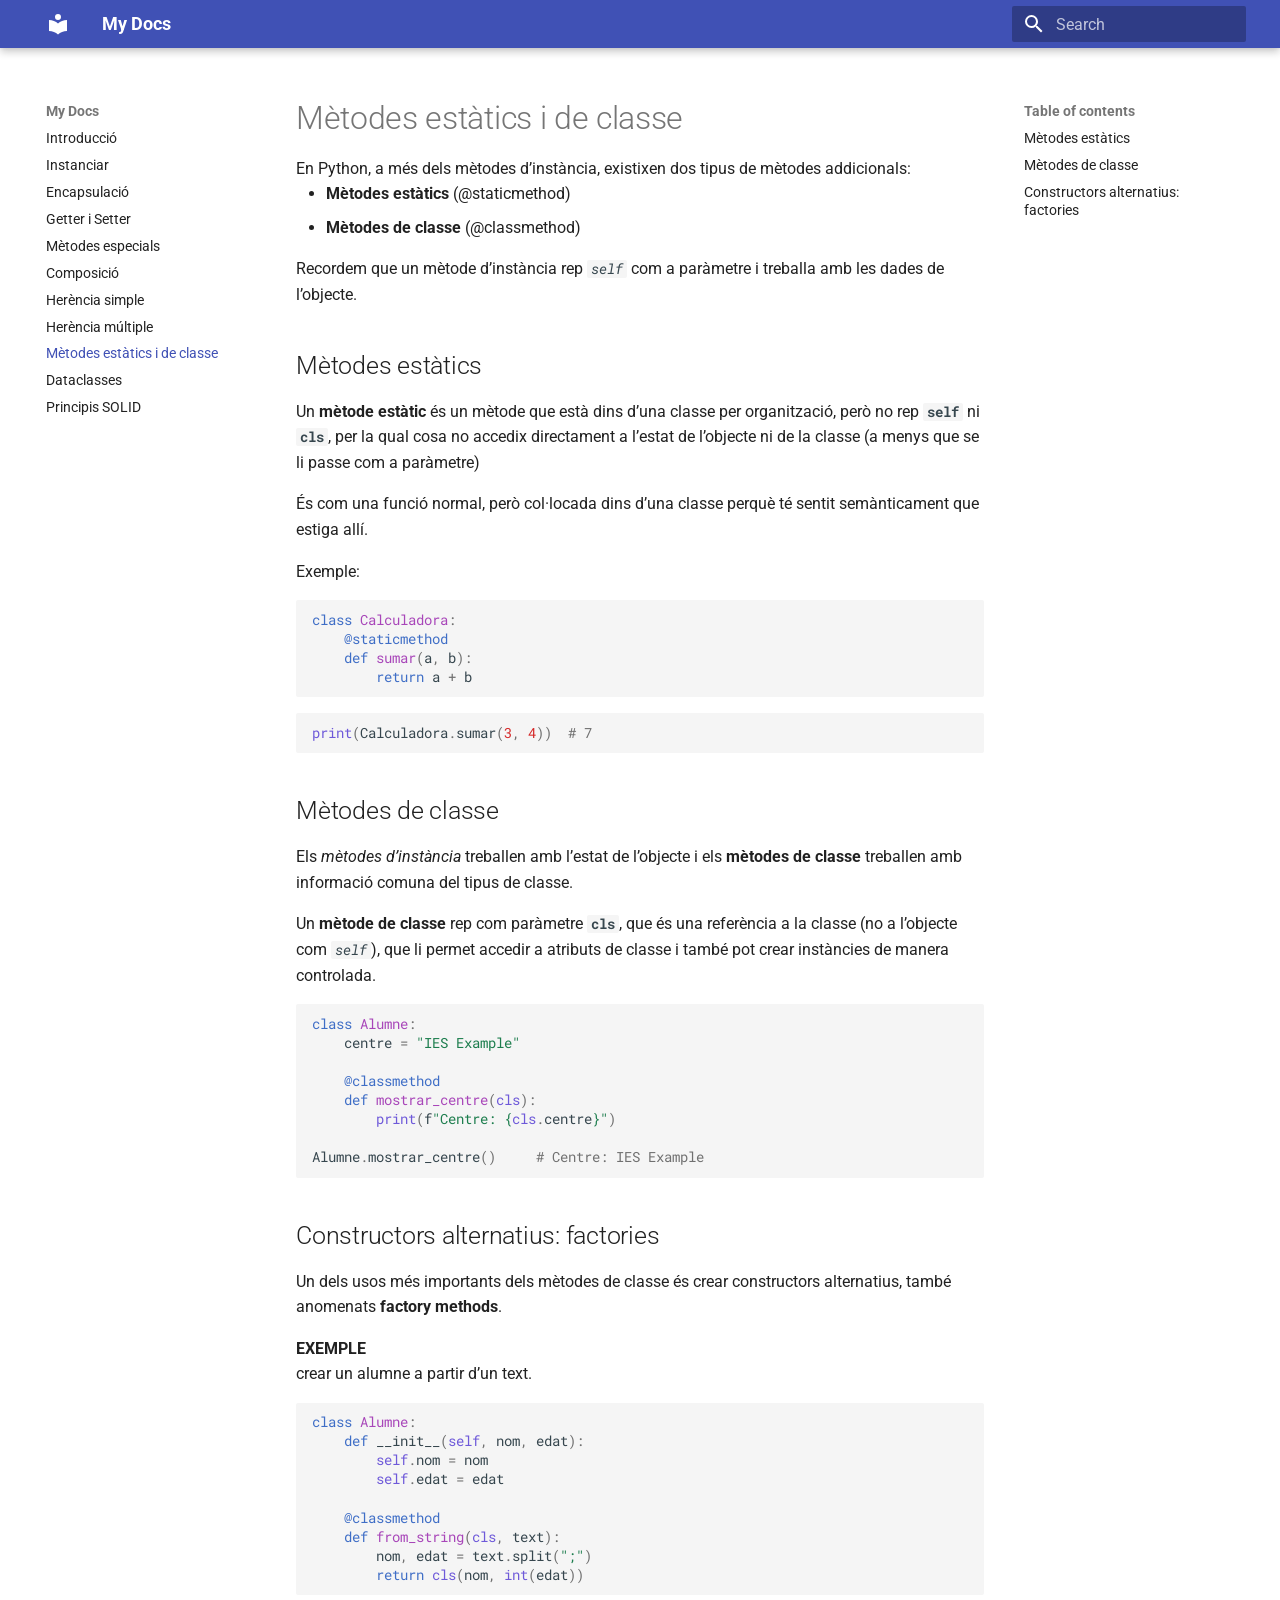
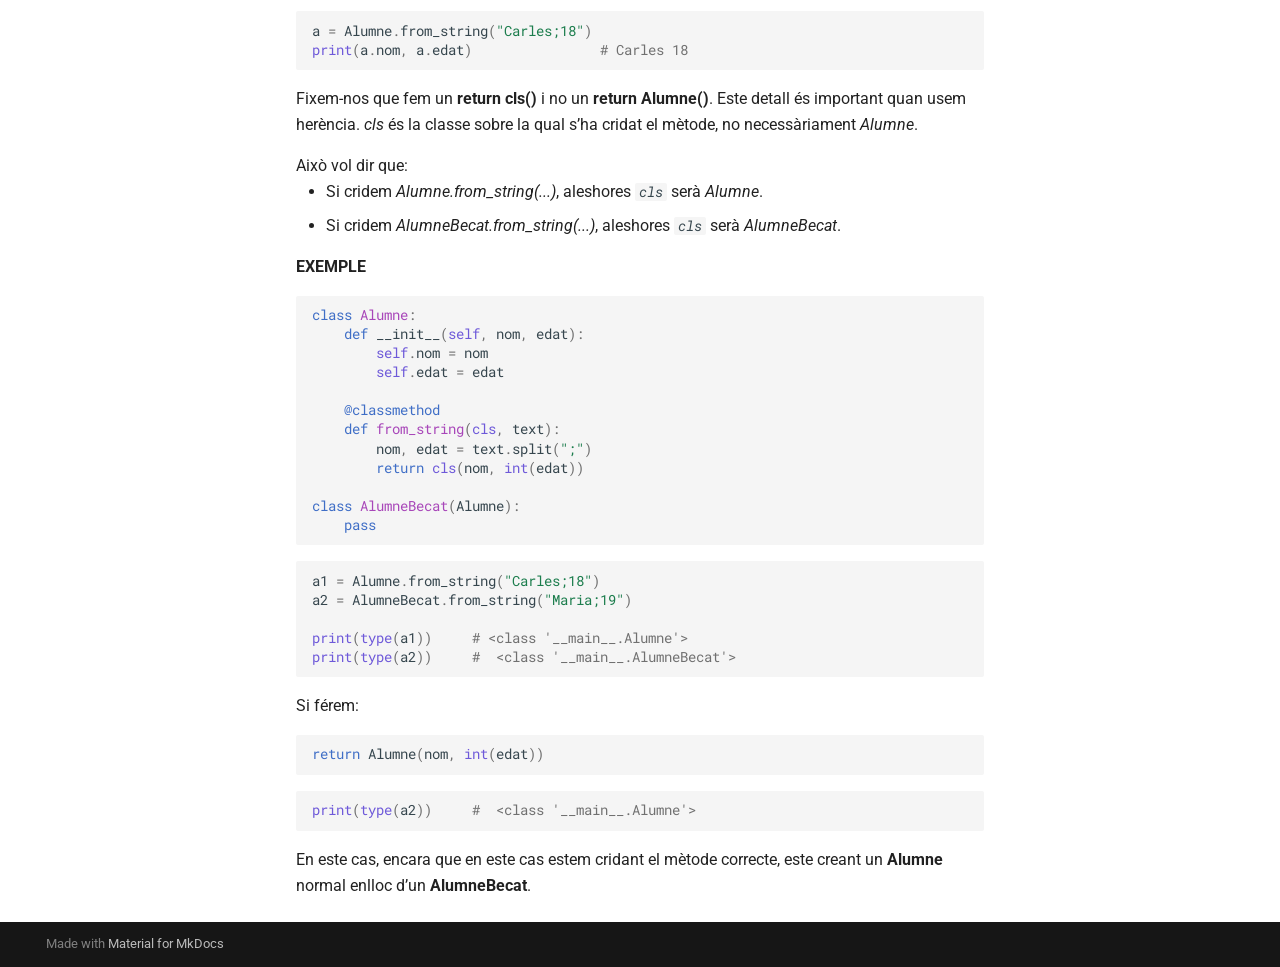
<file: docs/09-metodes_estatics_classe/index.html>
<!doctype html>
<html lang="en" class="no-js">
  <head>
    
      <meta charset="utf-8">
      <meta name="viewport" content="width=device-width,initial-scale=1">
      
      
      
      
        <link rel="prev" href="../08-herencia_multiple/">
      
      
        <link rel="next" href="../10-dataclasses/">
      
      
        
      
      
      <link rel="icon" href="../assets/favicon.ico">
      <meta name="generator" content="mkdocs-1.6.1, mkdocs-material-9.7.6">
    
    
      
        <title>Mètodes estàtics i de classe - My Docs</title>
      
    
    
      <link rel="stylesheet" href="../assets/stylesheets/main.484c7ddc.min.css">
      
      


    
    
      
    
    
      
        
        
        <link rel="preconnect" href="https://fonts.gstatic.com" crossorigin>
        <link rel="stylesheet" href="https://fonts.googleapis.com/css?family=Roboto:300,300i,400,400i,700,700i%7CRoboto+Mono:400,400i,700,700i&display=fallback">
        <style>:root{--md-text-font:"Roboto";--md-code-font:"Roboto Mono"}</style>
      
    
    
      <link rel="stylesheet" href="../css/estils.css">
    
    <script>__md_scope=new URL("..",location),__md_hash=e=>[...e].reduce(((e,_)=>(e<<5)-e+_.charCodeAt(0)),0),__md_get=(e,_=localStorage,t=__md_scope)=>JSON.parse(_.getItem(t.pathname+"."+e)),__md_set=(e,_,t=localStorage,a=__md_scope)=>{try{t.setItem(a.pathname+"."+e,JSON.stringify(_))}catch(e){}}</script>
    
      

    
    
  </head>
  
  
    <body dir="ltr">
  
    
    <input class="md-toggle" data-md-toggle="drawer" type="checkbox" id="__drawer" autocomplete="off">
    <input class="md-toggle" data-md-toggle="search" type="checkbox" id="__search" autocomplete="off">
    <label class="md-overlay" for="__drawer"></label>
    <div data-md-component="skip">
      
        
        <a href="#metodes-estatics-i-de-classe" class="md-skip">
          Skip to content
        </a>
      
    </div>
    <div data-md-component="announce">
      
    </div>
    
    
      

  

<header class="md-header md-header--shadow" data-md-component="header">
  <nav class="md-header__inner md-grid" aria-label="Header">
    <a href=".." title="My Docs" class="md-header__button md-logo" aria-label="My Docs" data-md-component="logo">
      
  
  <svg xmlns="http://www.w3.org/2000/svg" viewBox="0 0 24 24"><path d="M12 8a3 3 0 0 0 3-3 3 3 0 0 0-3-3 3 3 0 0 0-3 3 3 3 0 0 0 3 3m0 3.54C9.64 9.35 6.5 8 3 8v11c3.5 0 6.64 1.35 9 3.54 2.36-2.19 5.5-3.54 9-3.54V8c-3.5 0-6.64 1.35-9 3.54"/></svg>

    </a>
    <label class="md-header__button md-icon" for="__drawer">
      
      <svg xmlns="http://www.w3.org/2000/svg" viewBox="0 0 24 24"><path d="M3 6h18v2H3zm0 5h18v2H3zm0 5h18v2H3z"/></svg>
    </label>
    <div class="md-header__title" data-md-component="header-title">
      <div class="md-header__ellipsis">
        <div class="md-header__topic">
          <span class="md-ellipsis">
            My Docs
          </span>
        </div>
        <div class="md-header__topic" data-md-component="header-topic">
          <span class="md-ellipsis">
            
              Mètodes estàtics i de classe
            
          </span>
        </div>
      </div>
    </div>
    
    
      <script>var palette=__md_get("__palette");if(palette&&palette.color){if("(prefers-color-scheme)"===palette.color.media){var media=matchMedia("(prefers-color-scheme: light)"),input=document.querySelector(media.matches?"[data-md-color-media='(prefers-color-scheme: light)']":"[data-md-color-media='(prefers-color-scheme: dark)']");palette.color.media=input.getAttribute("data-md-color-media"),palette.color.scheme=input.getAttribute("data-md-color-scheme"),palette.color.primary=input.getAttribute("data-md-color-primary"),palette.color.accent=input.getAttribute("data-md-color-accent")}for(var[key,value]of Object.entries(palette.color))document.body.setAttribute("data-md-color-"+key,value)}</script>
    
    
    
      
      
        <label class="md-header__button md-icon" for="__search">
          
          <svg xmlns="http://www.w3.org/2000/svg" viewBox="0 0 24 24"><path d="M9.5 3A6.5 6.5 0 0 1 16 9.5c0 1.61-.59 3.09-1.56 4.23l.27.27h.79l5 5-1.5 1.5-5-5v-.79l-.27-.27A6.52 6.52 0 0 1 9.5 16 6.5 6.5 0 0 1 3 9.5 6.5 6.5 0 0 1 9.5 3m0 2C7 5 5 7 5 9.5S7 14 9.5 14 14 12 14 9.5 12 5 9.5 5"/></svg>
        </label>
        <div class="md-search" data-md-component="search" role="dialog">
  <label class="md-search__overlay" for="__search"></label>
  <div class="md-search__inner" role="search">
    <form class="md-search__form" name="search">
      <input type="text" class="md-search__input" name="query" aria-label="Search" placeholder="Search" autocapitalize="off" autocorrect="off" autocomplete="off" spellcheck="false" data-md-component="search-query" required>
      <label class="md-search__icon md-icon" for="__search">
        
        <svg xmlns="http://www.w3.org/2000/svg" viewBox="0 0 24 24"><path d="M9.5 3A6.5 6.5 0 0 1 16 9.5c0 1.61-.59 3.09-1.56 4.23l.27.27h.79l5 5-1.5 1.5-5-5v-.79l-.27-.27A6.52 6.52 0 0 1 9.5 16 6.5 6.5 0 0 1 3 9.5 6.5 6.5 0 0 1 9.5 3m0 2C7 5 5 7 5 9.5S7 14 9.5 14 14 12 14 9.5 12 5 9.5 5"/></svg>
        
        <svg xmlns="http://www.w3.org/2000/svg" viewBox="0 0 24 24"><path d="M20 11v2H8l5.5 5.5-1.42 1.42L4.16 12l7.92-7.92L13.5 5.5 8 11z"/></svg>
      </label>
      <nav class="md-search__options" aria-label="Search">
        
        <button type="reset" class="md-search__icon md-icon" title="Clear" aria-label="Clear" tabindex="-1">
          
          <svg xmlns="http://www.w3.org/2000/svg" viewBox="0 0 24 24"><path d="M19 6.41 17.59 5 12 10.59 6.41 5 5 6.41 10.59 12 5 17.59 6.41 19 12 13.41 17.59 19 19 17.59 13.41 12z"/></svg>
        </button>
      </nav>
      
    </form>
    <div class="md-search__output">
      <div class="md-search__scrollwrap" tabindex="0" data-md-scrollfix>
        <div class="md-search-result" data-md-component="search-result">
          <div class="md-search-result__meta">
            Initializing search
          </div>
          <ol class="md-search-result__list" role="presentation"></ol>
        </div>
      </div>
    </div>
  </div>
</div>
      
    
    
  </nav>
  
</header>
    
    <div class="md-container" data-md-component="container">
      
      
        
          
        
      
      <main class="md-main" data-md-component="main">
        <div class="md-main__inner md-grid">
          
            
              
              <div class="md-sidebar md-sidebar--primary" data-md-component="sidebar" data-md-type="navigation" >
                <div class="md-sidebar__scrollwrap">
                  <div class="md-sidebar__inner">
                    



<nav class="md-nav md-nav--primary" aria-label="Navigation" data-md-level="0">
  <label class="md-nav__title" for="__drawer">
    <a href=".." title="My Docs" class="md-nav__button md-logo" aria-label="My Docs" data-md-component="logo">
      
  
  <svg xmlns="http://www.w3.org/2000/svg" viewBox="0 0 24 24"><path d="M12 8a3 3 0 0 0 3-3 3 3 0 0 0-3-3 3 3 0 0 0-3 3 3 3 0 0 0 3 3m0 3.54C9.64 9.35 6.5 8 3 8v11c3.5 0 6.64 1.35 9 3.54 2.36-2.19 5.5-3.54 9-3.54V8c-3.5 0-6.64 1.35-9 3.54"/></svg>

    </a>
    My Docs
  </label>
  
  <ul class="md-nav__list" data-md-scrollfix>
    
      
      
  
  
  
  
    <li class="md-nav__item">
      <a href=".." class="md-nav__link">
        
  
  
  <span class="md-ellipsis">
    
  
    Introducció
  

    
  </span>
  
  

      </a>
    </li>
  

    
      
      
  
  
  
  
    <li class="md-nav__item">
      <a href="../02-Instanciar/" class="md-nav__link">
        
  
  
  <span class="md-ellipsis">
    
  
    Instanciar
  

    
  </span>
  
  

      </a>
    </li>
  

    
      
      
  
  
  
  
    <li class="md-nav__item">
      <a href="../03-Encapsulacio/" class="md-nav__link">
        
  
  
  <span class="md-ellipsis">
    
  
    Encapsulació
  

    
  </span>
  
  

      </a>
    </li>
  

    
      
      
  
  
  
  
    <li class="md-nav__item">
      <a href="../04-getter_setter/" class="md-nav__link">
        
  
  
  <span class="md-ellipsis">
    
  
    Getter i Setter
  

    
  </span>
  
  

      </a>
    </li>
  

    
      
      
  
  
  
  
    <li class="md-nav__item">
      <a href="../05-metodes_especials/" class="md-nav__link">
        
  
  
  <span class="md-ellipsis">
    
  
    Mètodes especials
  

    
  </span>
  
  

      </a>
    </li>
  

    
      
      
  
  
  
  
    <li class="md-nav__item">
      <a href="../06-composicio_objectes/" class="md-nav__link">
        
  
  
  <span class="md-ellipsis">
    
  
    Composició
  

    
  </span>
  
  

      </a>
    </li>
  

    
      
      
  
  
  
  
    <li class="md-nav__item">
      <a href="../07-herencia/" class="md-nav__link">
        
  
  
  <span class="md-ellipsis">
    
  
    Herència simple
  

    
  </span>
  
  

      </a>
    </li>
  

    
      
      
  
  
  
  
    <li class="md-nav__item">
      <a href="../08-herencia_multiple/" class="md-nav__link">
        
  
  
  <span class="md-ellipsis">
    
  
    Herència múltiple
  

    
  </span>
  
  

      </a>
    </li>
  

    
      
      
  
  
    
  
  
  
    <li class="md-nav__item md-nav__item--active">
      
      <input class="md-nav__toggle md-toggle" type="checkbox" id="__toc">
      
      
        
      
      
        <label class="md-nav__link md-nav__link--active" for="__toc">
          
  
  
  <span class="md-ellipsis">
    
  
    Mètodes estàtics i de classe
  

    
  </span>
  
  

          <span class="md-nav__icon md-icon"></span>
        </label>
      
      <a href="./" class="md-nav__link md-nav__link--active">
        
  
  
  <span class="md-ellipsis">
    
  
    Mètodes estàtics i de classe
  

    
  </span>
  
  

      </a>
      
        

<nav class="md-nav md-nav--secondary" aria-label="Table of contents">
  
  
  
    
  
  
    <label class="md-nav__title" for="__toc">
      <span class="md-nav__icon md-icon"></span>
      Table of contents
    </label>
    <ul class="md-nav__list" data-md-component="toc" data-md-scrollfix>
      
        <li class="md-nav__item">
  <a href="#metodes-estatics" class="md-nav__link">
    <span class="md-ellipsis">
      
        Mètodes estàtics
      
    </span>
  </a>
  
</li>
      
        <li class="md-nav__item">
  <a href="#metodes-de-classe" class="md-nav__link">
    <span class="md-ellipsis">
      
        Mètodes de classe
      
    </span>
  </a>
  
</li>
      
        <li class="md-nav__item">
  <a href="#constructors-alternatius-factories" class="md-nav__link">
    <span class="md-ellipsis">
      
        Constructors alternatius: factories
      
    </span>
  </a>
  
</li>
      
    </ul>
  
</nav>
      
    </li>
  

    
      
      
  
  
  
  
    <li class="md-nav__item">
      <a href="../10-dataclasses/" class="md-nav__link">
        
  
  
  <span class="md-ellipsis">
    
  
    Dataclasses
  

    
  </span>
  
  

      </a>
    </li>
  

    
      
      
  
  
  
  
    <li class="md-nav__item">
      <a href="../11-solid/" class="md-nav__link">
        
  
  
  <span class="md-ellipsis">
    
  
    Principis SOLID
  

    
  </span>
  
  

      </a>
    </li>
  

    
  </ul>
</nav>
                  </div>
                </div>
              </div>
            
            
              
              <div class="md-sidebar md-sidebar--secondary" data-md-component="sidebar" data-md-type="toc" >
                <div class="md-sidebar__scrollwrap">
                  <div class="md-sidebar__inner">
                    

<nav class="md-nav md-nav--secondary" aria-label="Table of contents">
  
  
  
    
  
  
    <label class="md-nav__title" for="__toc">
      <span class="md-nav__icon md-icon"></span>
      Table of contents
    </label>
    <ul class="md-nav__list" data-md-component="toc" data-md-scrollfix>
      
        <li class="md-nav__item">
  <a href="#metodes-estatics" class="md-nav__link">
    <span class="md-ellipsis">
      
        Mètodes estàtics
      
    </span>
  </a>
  
</li>
      
        <li class="md-nav__item">
  <a href="#metodes-de-classe" class="md-nav__link">
    <span class="md-ellipsis">
      
        Mètodes de classe
      
    </span>
  </a>
  
</li>
      
        <li class="md-nav__item">
  <a href="#constructors-alternatius-factories" class="md-nav__link">
    <span class="md-ellipsis">
      
        Constructors alternatius: factories
      
    </span>
  </a>
  
</li>
      
    </ul>
  
</nav>
                  </div>
                </div>
              </div>
            
          
          
            <div class="md-content" data-md-component="content">
              
              <article class="md-content__inner md-typeset">
                
                  



<h1 id="metodes-estatics-i-de-classe">Mètodes estàtics i de classe</h1>
<p>En Python, a més dels mètodes d’instància, existixen dos tipus de mètodes addicionals:</p>
<ul>
<li><strong>Mètodes estàtics</strong> (@staticmethod)</li>
<li><strong>Mètodes de classe</strong> (@classmethod)</li>
</ul>
<p>Recordem que un mètode d’instància rep <em><code>self</code></em> com a paràmetre i treballa amb les dades de l’objecte.</p>
<h2 id="metodes-estatics">Mètodes estàtics</h2>
<p>Un <strong>mètode estàtic</strong> és un mètode que està dins d’una classe per organització, però no rep <strong><code>self</code></strong> ni <strong><code>cls</code></strong>, per la qual cosa no accedix directament a l’estat de l’objecte ni de la classe (a menys que se li passe com a paràmetre)</p>
<p>És com una funció normal, però col·locada dins d’una classe perquè té sentit semànticament que estiga allí.</p>
<p>Exemple:
<div class="highlight"><pre><span></span><code><span class="k">class</span><span class="w"> </span><span class="nc">Calculadora</span><span class="p">:</span>
    <span class="nd">@staticmethod</span>
    <span class="k">def</span><span class="w"> </span><span class="nf">sumar</span><span class="p">(</span><span class="n">a</span><span class="p">,</span> <span class="n">b</span><span class="p">):</span>
        <span class="k">return</span> <span class="n">a</span> <span class="o">+</span> <span class="n">b</span>
</code></pre></div></p>
<div class="highlight"><pre><span></span><code><span class="nb">print</span><span class="p">(</span><span class="n">Calculadora</span><span class="o">.</span><span class="n">sumar</span><span class="p">(</span><span class="mi">3</span><span class="p">,</span> <span class="mi">4</span><span class="p">))</span>  <span class="c1"># 7</span>
</code></pre></div>
<h2 id="metodes-de-classe">Mètodes de classe</h2>
<p>Els <em>mètodes d’instància</em> treballen amb l’estat de l’objecte i els <strong>mètodes de classe</strong> treballen amb informació comuna del tipus de classe.</p>
<p>Un <strong>mètode de classe</strong> rep com paràmetre <strong><code>cls</code></strong>, que és una referència a la classe (no a l’objecte com <em><code>self</code></em>), que li permet accedir a atributs de classe i també pot crear instàncies de manera controlada.</p>
<div class="highlight"><pre><span></span><code><span class="k">class</span><span class="w"> </span><span class="nc">Alumne</span><span class="p">:</span>
    <span class="n">centre</span> <span class="o">=</span> <span class="s2">&quot;IES Example&quot;</span>

    <span class="nd">@classmethod</span>
    <span class="k">def</span><span class="w"> </span><span class="nf">mostrar_centre</span><span class="p">(</span><span class="bp">cls</span><span class="p">):</span>
        <span class="nb">print</span><span class="p">(</span><span class="sa">f</span><span class="s2">&quot;Centre: </span><span class="si">{</span><span class="bp">cls</span><span class="o">.</span><span class="n">centre</span><span class="si">}</span><span class="s2">&quot;</span><span class="p">)</span>

<span class="n">Alumne</span><span class="o">.</span><span class="n">mostrar_centre</span><span class="p">()</span>     <span class="c1"># Centre: IES Example</span>
</code></pre></div>
<h2 id="constructors-alternatius-factories">Constructors alternatius: factories</h2>
<p>Un dels usos més importants dels mètodes de classe és crear constructors alternatius, també anomenats <strong>factory methods</strong>.</p>
<p><strong>EXEMPLE</strong><br>
crear un alumne a partir d’un text.</p>
<div class="highlight"><pre><span></span><code><span class="k">class</span><span class="w"> </span><span class="nc">Alumne</span><span class="p">:</span>
    <span class="k">def</span><span class="w"> </span><span class="fm">__init__</span><span class="p">(</span><span class="bp">self</span><span class="p">,</span> <span class="n">nom</span><span class="p">,</span> <span class="n">edat</span><span class="p">):</span>
        <span class="bp">self</span><span class="o">.</span><span class="n">nom</span> <span class="o">=</span> <span class="n">nom</span>
        <span class="bp">self</span><span class="o">.</span><span class="n">edat</span> <span class="o">=</span> <span class="n">edat</span>

    <span class="nd">@classmethod</span>
    <span class="k">def</span><span class="w"> </span><span class="nf">from_string</span><span class="p">(</span><span class="bp">cls</span><span class="p">,</span> <span class="n">text</span><span class="p">):</span>
        <span class="n">nom</span><span class="p">,</span> <span class="n">edat</span> <span class="o">=</span> <span class="n">text</span><span class="o">.</span><span class="n">split</span><span class="p">(</span><span class="s2">&quot;;&quot;</span><span class="p">)</span>
        <span class="k">return</span> <span class="bp">cls</span><span class="p">(</span><span class="n">nom</span><span class="p">,</span> <span class="nb">int</span><span class="p">(</span><span class="n">edat</span><span class="p">))</span>
</code></pre></div>
<div class="highlight"><pre><span></span><code><span class="n">a</span> <span class="o">=</span> <span class="n">Alumne</span><span class="o">.</span><span class="n">from_string</span><span class="p">(</span><span class="s2">&quot;Carles;18&quot;</span><span class="p">)</span>
<span class="nb">print</span><span class="p">(</span><span class="n">a</span><span class="o">.</span><span class="n">nom</span><span class="p">,</span> <span class="n">a</span><span class="o">.</span><span class="n">edat</span><span class="p">)</span>                <span class="c1"># Carles 18</span>
</code></pre></div>
<p>Fixem-nos que fem un <strong>return cls()</strong> i no un <strong>return Alumne()</strong>. Este detall és important quan usem herència. <em>cls</em> és la classe sobre la qual s’ha cridat el mètode, no necessàriament <em>Alumne</em>.</p>
<p>Això vol dir que: </p>
<ul>
<li>Si cridem <em>Alumne.from_string(...)</em>, aleshores <em><code>cls</code></em> serà <em>Alumne</em>.</li>
<li>Si cridem <em>AlumneBecat.from_string(...)</em>, aleshores <em><code>cls</code></em> serà <em>AlumneBecat</em>.</li>
</ul>
<p><strong>EXEMPLE</strong></p>
<div class="highlight"><pre><span></span><code><span class="k">class</span><span class="w"> </span><span class="nc">Alumne</span><span class="p">:</span>
    <span class="k">def</span><span class="w"> </span><span class="fm">__init__</span><span class="p">(</span><span class="bp">self</span><span class="p">,</span> <span class="n">nom</span><span class="p">,</span> <span class="n">edat</span><span class="p">):</span>
        <span class="bp">self</span><span class="o">.</span><span class="n">nom</span> <span class="o">=</span> <span class="n">nom</span>
        <span class="bp">self</span><span class="o">.</span><span class="n">edat</span> <span class="o">=</span> <span class="n">edat</span>

    <span class="nd">@classmethod</span>
    <span class="k">def</span><span class="w"> </span><span class="nf">from_string</span><span class="p">(</span><span class="bp">cls</span><span class="p">,</span> <span class="n">text</span><span class="p">):</span>
        <span class="n">nom</span><span class="p">,</span> <span class="n">edat</span> <span class="o">=</span> <span class="n">text</span><span class="o">.</span><span class="n">split</span><span class="p">(</span><span class="s2">&quot;;&quot;</span><span class="p">)</span>
        <span class="k">return</span> <span class="bp">cls</span><span class="p">(</span><span class="n">nom</span><span class="p">,</span> <span class="nb">int</span><span class="p">(</span><span class="n">edat</span><span class="p">))</span>

<span class="k">class</span><span class="w"> </span><span class="nc">AlumneBecat</span><span class="p">(</span><span class="n">Alumne</span><span class="p">):</span>
    <span class="k">pass</span>
</code></pre></div>
<div class="highlight"><pre><span></span><code><span class="n">a1</span> <span class="o">=</span> <span class="n">Alumne</span><span class="o">.</span><span class="n">from_string</span><span class="p">(</span><span class="s2">&quot;Carles;18&quot;</span><span class="p">)</span>
<span class="n">a2</span> <span class="o">=</span> <span class="n">AlumneBecat</span><span class="o">.</span><span class="n">from_string</span><span class="p">(</span><span class="s2">&quot;Maria;19&quot;</span><span class="p">)</span>

<span class="nb">print</span><span class="p">(</span><span class="nb">type</span><span class="p">(</span><span class="n">a1</span><span class="p">))</span>     <span class="c1"># &lt;class &#39;__main__.Alumne&#39;&gt;</span>
<span class="nb">print</span><span class="p">(</span><span class="nb">type</span><span class="p">(</span><span class="n">a2</span><span class="p">))</span>     <span class="c1">#  &lt;class &#39;__main__.AlumneBecat&#39;&gt;</span>
</code></pre></div>
<p>Si férem:</p>
<div class="highlight"><pre><span></span><code><span class="k">return</span> <span class="n">Alumne</span><span class="p">(</span><span class="n">nom</span><span class="p">,</span> <span class="nb">int</span><span class="p">(</span><span class="n">edat</span><span class="p">))</span>
</code></pre></div>
<div class="highlight"><pre><span></span><code><span class="nb">print</span><span class="p">(</span><span class="nb">type</span><span class="p">(</span><span class="n">a2</span><span class="p">))</span>     <span class="c1">#  &lt;class &#39;__main__.Alumne&#39;&gt;</span>
</code></pre></div>
<p>En este cas, encara que en este cas estem cridant el mètode correcte, este creant un <strong>Alumne</strong> normal enlloc d’un <strong>AlumneBecat</strong>.</p>












                
              </article>
            </div>
          
          
<script>var target=document.getElementById(location.hash.slice(1));target&&target.name&&(target.checked=target.name.startsWith("__tabbed_"))</script>
        </div>
        
      </main>
      
        <footer class="md-footer">
  
  <div class="md-footer-meta md-typeset">
    <div class="md-footer-meta__inner md-grid">
      <div class="md-copyright">
  
  
    Made with
    <a href="https://squidfunk.github.io/mkdocs-material/" target="_blank" rel="noopener">
      Material for MkDocs
    </a>
  
</div>
      
    </div>
  </div>
</footer>
      
    </div>
    <div class="md-dialog" data-md-component="dialog">
      <div class="md-dialog__inner md-typeset"></div>
    </div>
    
    
    
      
      
      <script id="__config" type="application/json">{"annotate": null, "base": "..", "features": [], "search": "../assets/javascripts/workers/search.2c215733.min.js", "tags": null, "translations": {"clipboard.copied": "Copied to clipboard", "clipboard.copy": "Copy to clipboard", "search.result.more.one": "1 more on this page", "search.result.more.other": "# more on this page", "search.result.none": "No matching documents", "search.result.one": "1 matching document", "search.result.other": "# matching documents", "search.result.placeholder": "Type to start searching", "search.result.term.missing": "Missing", "select.version": "Select version"}, "version": null}</script>
    
    
      <script src="../assets/javascripts/bundle.79ae519e.min.js"></script>
      
    
  </body>
</html>
</file>
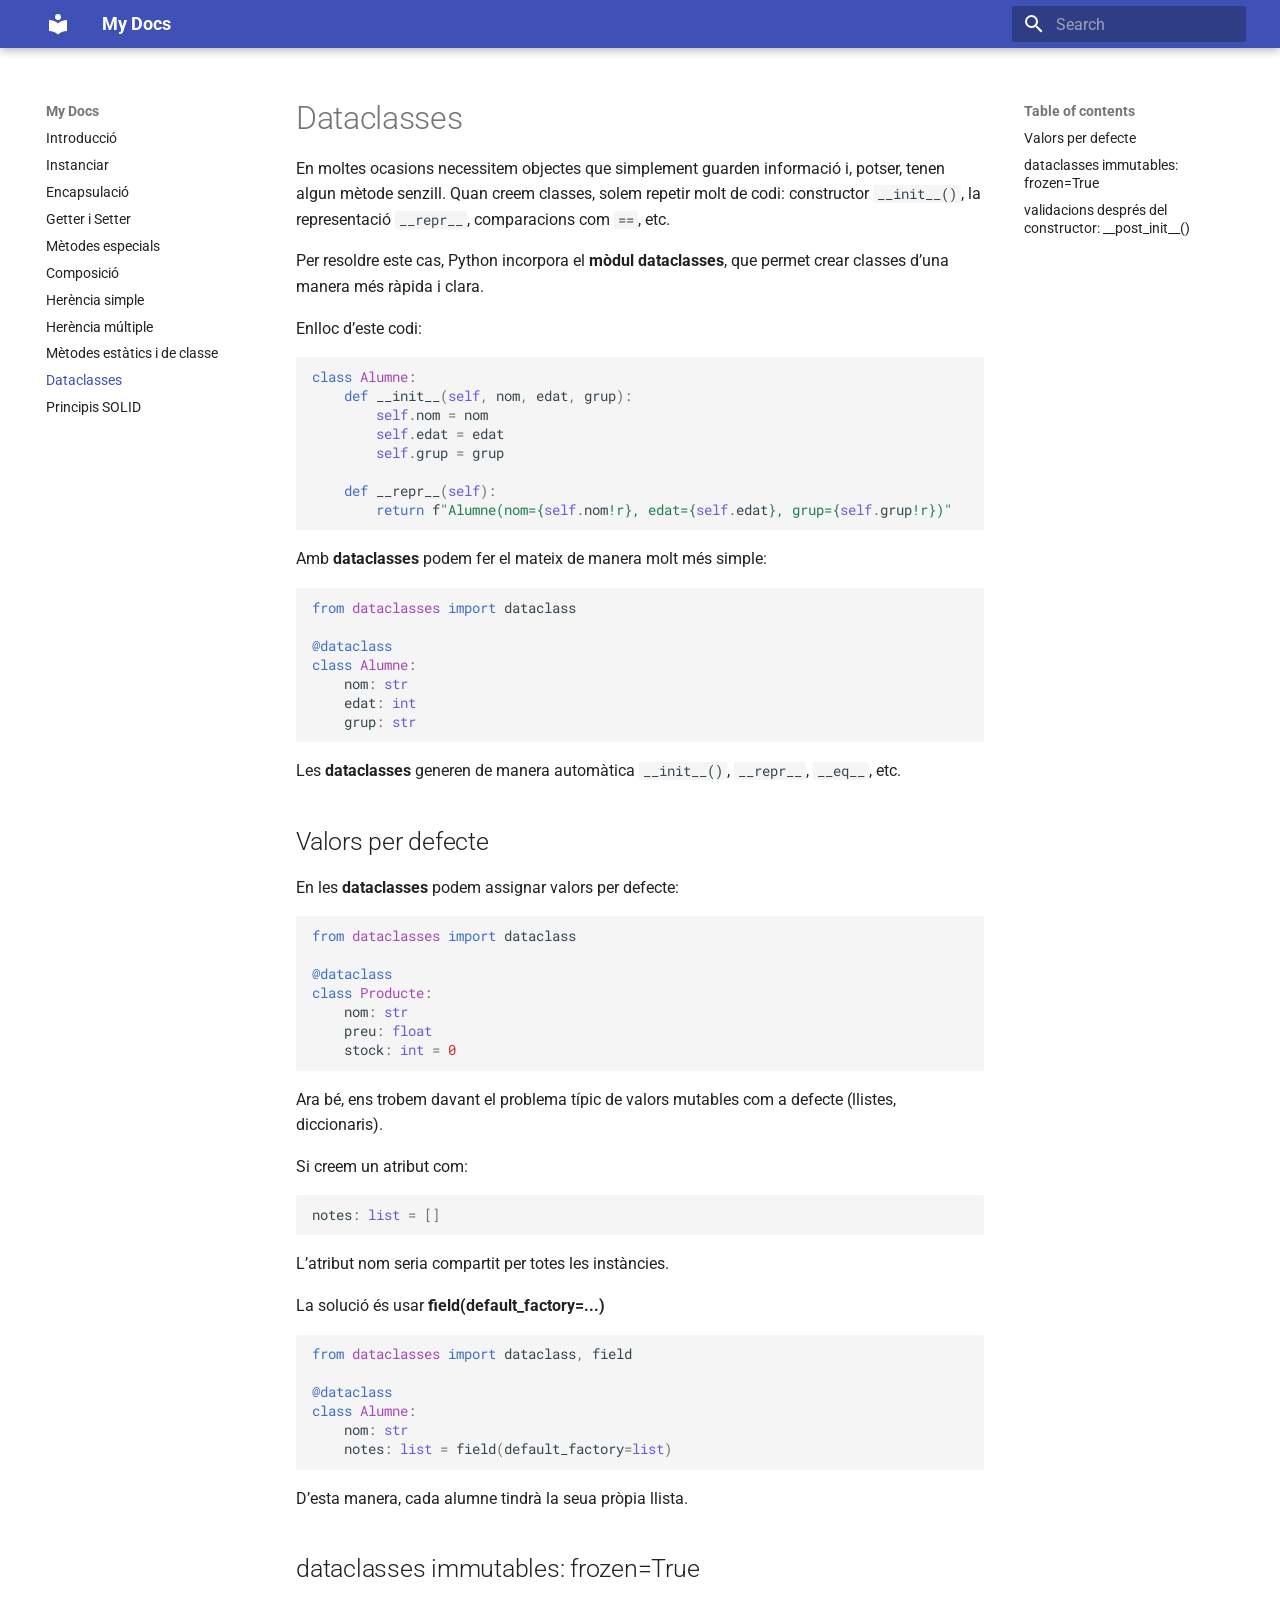
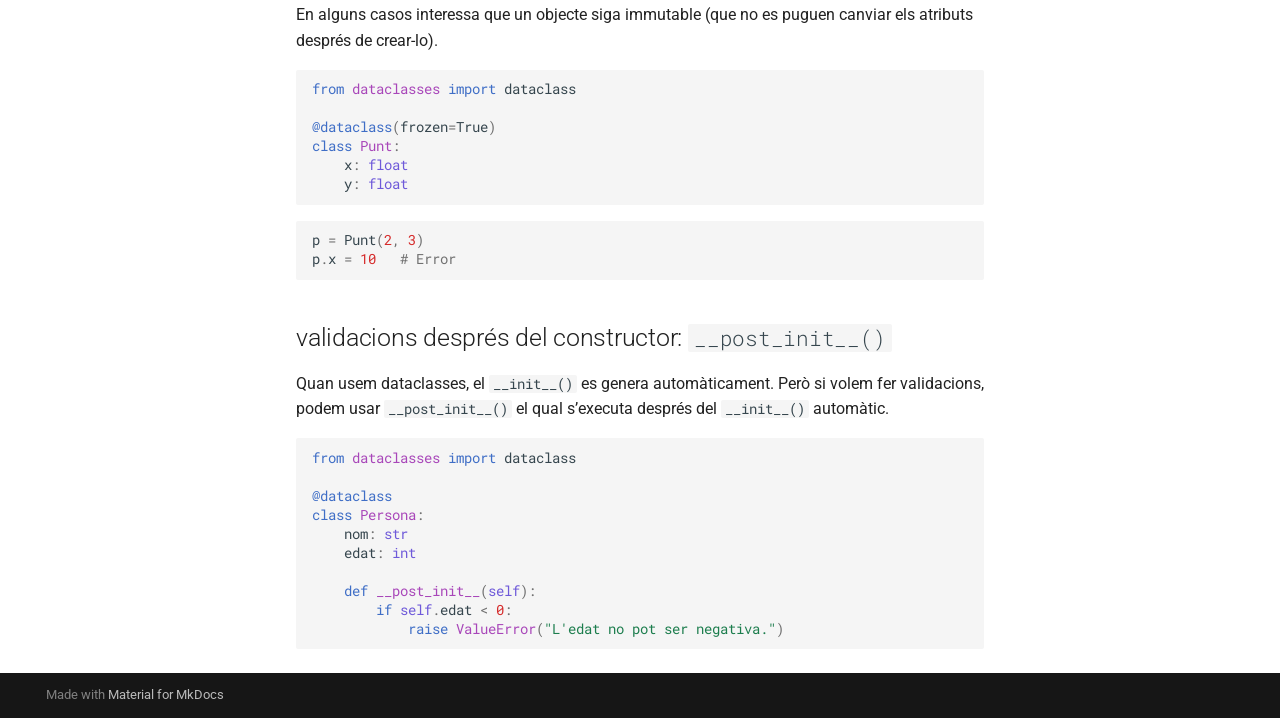
<file: docs/10-dataclasses/index.html>
<!doctype html>
<html lang="en" class="no-js">
  <head>
    
      <meta charset="utf-8">
      <meta name="viewport" content="width=device-width,initial-scale=1">
      
      
      
      
        <link rel="prev" href="../09-metodes_estatics_classe/">
      
      
        <link rel="next" href="../11-solid/">
      
      
        
      
      
      <link rel="icon" href="../assets/favicon.ico">
      <meta name="generator" content="mkdocs-1.6.1, mkdocs-material-9.7.6">
    
    
      
        <title>Dataclasses - My Docs</title>
      
    
    
      <link rel="stylesheet" href="../assets/stylesheets/main.484c7ddc.min.css">
      
      


    
    
      
    
    
      
        
        
        <link rel="preconnect" href="https://fonts.gstatic.com" crossorigin>
        <link rel="stylesheet" href="https://fonts.googleapis.com/css?family=Roboto:300,300i,400,400i,700,700i%7CRoboto+Mono:400,400i,700,700i&display=fallback">
        <style>:root{--md-text-font:"Roboto";--md-code-font:"Roboto Mono"}</style>
      
    
    
      <link rel="stylesheet" href="../css/estils.css">
    
    <script>__md_scope=new URL("..",location),__md_hash=e=>[...e].reduce(((e,_)=>(e<<5)-e+_.charCodeAt(0)),0),__md_get=(e,_=localStorage,t=__md_scope)=>JSON.parse(_.getItem(t.pathname+"."+e)),__md_set=(e,_,t=localStorage,a=__md_scope)=>{try{t.setItem(a.pathname+"."+e,JSON.stringify(_))}catch(e){}}</script>
    
      

    
    
  </head>
  
  
    <body dir="ltr">
  
    
    <input class="md-toggle" data-md-toggle="drawer" type="checkbox" id="__drawer" autocomplete="off">
    <input class="md-toggle" data-md-toggle="search" type="checkbox" id="__search" autocomplete="off">
    <label class="md-overlay" for="__drawer"></label>
    <div data-md-component="skip">
      
        
        <a href="#dataclasses" class="md-skip">
          Skip to content
        </a>
      
    </div>
    <div data-md-component="announce">
      
    </div>
    
    
      

  

<header class="md-header md-header--shadow" data-md-component="header">
  <nav class="md-header__inner md-grid" aria-label="Header">
    <a href=".." title="My Docs" class="md-header__button md-logo" aria-label="My Docs" data-md-component="logo">
      
  
  <svg xmlns="http://www.w3.org/2000/svg" viewBox="0 0 24 24"><path d="M12 8a3 3 0 0 0 3-3 3 3 0 0 0-3-3 3 3 0 0 0-3 3 3 3 0 0 0 3 3m0 3.54C9.64 9.35 6.5 8 3 8v11c3.5 0 6.64 1.35 9 3.54 2.36-2.19 5.5-3.54 9-3.54V8c-3.5 0-6.64 1.35-9 3.54"/></svg>

    </a>
    <label class="md-header__button md-icon" for="__drawer">
      
      <svg xmlns="http://www.w3.org/2000/svg" viewBox="0 0 24 24"><path d="M3 6h18v2H3zm0 5h18v2H3zm0 5h18v2H3z"/></svg>
    </label>
    <div class="md-header__title" data-md-component="header-title">
      <div class="md-header__ellipsis">
        <div class="md-header__topic">
          <span class="md-ellipsis">
            My Docs
          </span>
        </div>
        <div class="md-header__topic" data-md-component="header-topic">
          <span class="md-ellipsis">
            
              Dataclasses
            
          </span>
        </div>
      </div>
    </div>
    
    
      <script>var palette=__md_get("__palette");if(palette&&palette.color){if("(prefers-color-scheme)"===palette.color.media){var media=matchMedia("(prefers-color-scheme: light)"),input=document.querySelector(media.matches?"[data-md-color-media='(prefers-color-scheme: light)']":"[data-md-color-media='(prefers-color-scheme: dark)']");palette.color.media=input.getAttribute("data-md-color-media"),palette.color.scheme=input.getAttribute("data-md-color-scheme"),palette.color.primary=input.getAttribute("data-md-color-primary"),palette.color.accent=input.getAttribute("data-md-color-accent")}for(var[key,value]of Object.entries(palette.color))document.body.setAttribute("data-md-color-"+key,value)}</script>
    
    
    
      
      
        <label class="md-header__button md-icon" for="__search">
          
          <svg xmlns="http://www.w3.org/2000/svg" viewBox="0 0 24 24"><path d="M9.5 3A6.5 6.5 0 0 1 16 9.5c0 1.61-.59 3.09-1.56 4.23l.27.27h.79l5 5-1.5 1.5-5-5v-.79l-.27-.27A6.52 6.52 0 0 1 9.5 16 6.5 6.5 0 0 1 3 9.5 6.5 6.5 0 0 1 9.5 3m0 2C7 5 5 7 5 9.5S7 14 9.5 14 14 12 14 9.5 12 5 9.5 5"/></svg>
        </label>
        <div class="md-search" data-md-component="search" role="dialog">
  <label class="md-search__overlay" for="__search"></label>
  <div class="md-search__inner" role="search">
    <form class="md-search__form" name="search">
      <input type="text" class="md-search__input" name="query" aria-label="Search" placeholder="Search" autocapitalize="off" autocorrect="off" autocomplete="off" spellcheck="false" data-md-component="search-query" required>
      <label class="md-search__icon md-icon" for="__search">
        
        <svg xmlns="http://www.w3.org/2000/svg" viewBox="0 0 24 24"><path d="M9.5 3A6.5 6.5 0 0 1 16 9.5c0 1.61-.59 3.09-1.56 4.23l.27.27h.79l5 5-1.5 1.5-5-5v-.79l-.27-.27A6.52 6.52 0 0 1 9.5 16 6.5 6.5 0 0 1 3 9.5 6.5 6.5 0 0 1 9.5 3m0 2C7 5 5 7 5 9.5S7 14 9.5 14 14 12 14 9.5 12 5 9.5 5"/></svg>
        
        <svg xmlns="http://www.w3.org/2000/svg" viewBox="0 0 24 24"><path d="M20 11v2H8l5.5 5.5-1.42 1.42L4.16 12l7.92-7.92L13.5 5.5 8 11z"/></svg>
      </label>
      <nav class="md-search__options" aria-label="Search">
        
        <button type="reset" class="md-search__icon md-icon" title="Clear" aria-label="Clear" tabindex="-1">
          
          <svg xmlns="http://www.w3.org/2000/svg" viewBox="0 0 24 24"><path d="M19 6.41 17.59 5 12 10.59 6.41 5 5 6.41 10.59 12 5 17.59 6.41 19 12 13.41 17.59 19 19 17.59 13.41 12z"/></svg>
        </button>
      </nav>
      
    </form>
    <div class="md-search__output">
      <div class="md-search__scrollwrap" tabindex="0" data-md-scrollfix>
        <div class="md-search-result" data-md-component="search-result">
          <div class="md-search-result__meta">
            Initializing search
          </div>
          <ol class="md-search-result__list" role="presentation"></ol>
        </div>
      </div>
    </div>
  </div>
</div>
      
    
    
  </nav>
  
</header>
    
    <div class="md-container" data-md-component="container">
      
      
        
          
        
      
      <main class="md-main" data-md-component="main">
        <div class="md-main__inner md-grid">
          
            
              
              <div class="md-sidebar md-sidebar--primary" data-md-component="sidebar" data-md-type="navigation" >
                <div class="md-sidebar__scrollwrap">
                  <div class="md-sidebar__inner">
                    



<nav class="md-nav md-nav--primary" aria-label="Navigation" data-md-level="0">
  <label class="md-nav__title" for="__drawer">
    <a href=".." title="My Docs" class="md-nav__button md-logo" aria-label="My Docs" data-md-component="logo">
      
  
  <svg xmlns="http://www.w3.org/2000/svg" viewBox="0 0 24 24"><path d="M12 8a3 3 0 0 0 3-3 3 3 0 0 0-3-3 3 3 0 0 0-3 3 3 3 0 0 0 3 3m0 3.54C9.64 9.35 6.5 8 3 8v11c3.5 0 6.64 1.35 9 3.54 2.36-2.19 5.5-3.54 9-3.54V8c-3.5 0-6.64 1.35-9 3.54"/></svg>

    </a>
    My Docs
  </label>
  
  <ul class="md-nav__list" data-md-scrollfix>
    
      
      
  
  
  
  
    <li class="md-nav__item">
      <a href=".." class="md-nav__link">
        
  
  
  <span class="md-ellipsis">
    
  
    Introducció
  

    
  </span>
  
  

      </a>
    </li>
  

    
      
      
  
  
  
  
    <li class="md-nav__item">
      <a href="../02-Instanciar/" class="md-nav__link">
        
  
  
  <span class="md-ellipsis">
    
  
    Instanciar
  

    
  </span>
  
  

      </a>
    </li>
  

    
      
      
  
  
  
  
    <li class="md-nav__item">
      <a href="../03-Encapsulacio/" class="md-nav__link">
        
  
  
  <span class="md-ellipsis">
    
  
    Encapsulació
  

    
  </span>
  
  

      </a>
    </li>
  

    
      
      
  
  
  
  
    <li class="md-nav__item">
      <a href="../04-getter_setter/" class="md-nav__link">
        
  
  
  <span class="md-ellipsis">
    
  
    Getter i Setter
  

    
  </span>
  
  

      </a>
    </li>
  

    
      
      
  
  
  
  
    <li class="md-nav__item">
      <a href="../05-metodes_especials/" class="md-nav__link">
        
  
  
  <span class="md-ellipsis">
    
  
    Mètodes especials
  

    
  </span>
  
  

      </a>
    </li>
  

    
      
      
  
  
  
  
    <li class="md-nav__item">
      <a href="../06-composicio_objectes/" class="md-nav__link">
        
  
  
  <span class="md-ellipsis">
    
  
    Composició
  

    
  </span>
  
  

      </a>
    </li>
  

    
      
      
  
  
  
  
    <li class="md-nav__item">
      <a href="../07-herencia/" class="md-nav__link">
        
  
  
  <span class="md-ellipsis">
    
  
    Herència simple
  

    
  </span>
  
  

      </a>
    </li>
  

    
      
      
  
  
  
  
    <li class="md-nav__item">
      <a href="../08-herencia_multiple/" class="md-nav__link">
        
  
  
  <span class="md-ellipsis">
    
  
    Herència múltiple
  

    
  </span>
  
  

      </a>
    </li>
  

    
      
      
  
  
  
  
    <li class="md-nav__item">
      <a href="../09-metodes_estatics_classe/" class="md-nav__link">
        
  
  
  <span class="md-ellipsis">
    
  
    Mètodes estàtics i de classe
  

    
  </span>
  
  

      </a>
    </li>
  

    
      
      
  
  
    
  
  
  
    <li class="md-nav__item md-nav__item--active">
      
      <input class="md-nav__toggle md-toggle" type="checkbox" id="__toc">
      
      
        
      
      
        <label class="md-nav__link md-nav__link--active" for="__toc">
          
  
  
  <span class="md-ellipsis">
    
  
    Dataclasses
  

    
  </span>
  
  

          <span class="md-nav__icon md-icon"></span>
        </label>
      
      <a href="./" class="md-nav__link md-nav__link--active">
        
  
  
  <span class="md-ellipsis">
    
  
    Dataclasses
  

    
  </span>
  
  

      </a>
      
        

<nav class="md-nav md-nav--secondary" aria-label="Table of contents">
  
  
  
    
  
  
    <label class="md-nav__title" for="__toc">
      <span class="md-nav__icon md-icon"></span>
      Table of contents
    </label>
    <ul class="md-nav__list" data-md-component="toc" data-md-scrollfix>
      
        <li class="md-nav__item">
  <a href="#valors-per-defecte" class="md-nav__link">
    <span class="md-ellipsis">
      
        Valors per defecte
      
    </span>
  </a>
  
</li>
      
        <li class="md-nav__item">
  <a href="#dataclasses-immutables-frozentrue" class="md-nav__link">
    <span class="md-ellipsis">
      
        dataclasses immutables: frozen=True
      
    </span>
  </a>
  
</li>
      
        <li class="md-nav__item">
  <a href="#validacions-despres-del-constructor-__post_init__" class="md-nav__link">
    <span class="md-ellipsis">
      
        validacions després del constructor: __post_init__()
      
    </span>
  </a>
  
</li>
      
    </ul>
  
</nav>
      
    </li>
  

    
      
      
  
  
  
  
    <li class="md-nav__item">
      <a href="../11-solid/" class="md-nav__link">
        
  
  
  <span class="md-ellipsis">
    
  
    Principis SOLID
  

    
  </span>
  
  

      </a>
    </li>
  

    
  </ul>
</nav>
                  </div>
                </div>
              </div>
            
            
              
              <div class="md-sidebar md-sidebar--secondary" data-md-component="sidebar" data-md-type="toc" >
                <div class="md-sidebar__scrollwrap">
                  <div class="md-sidebar__inner">
                    

<nav class="md-nav md-nav--secondary" aria-label="Table of contents">
  
  
  
    
  
  
    <label class="md-nav__title" for="__toc">
      <span class="md-nav__icon md-icon"></span>
      Table of contents
    </label>
    <ul class="md-nav__list" data-md-component="toc" data-md-scrollfix>
      
        <li class="md-nav__item">
  <a href="#valors-per-defecte" class="md-nav__link">
    <span class="md-ellipsis">
      
        Valors per defecte
      
    </span>
  </a>
  
</li>
      
        <li class="md-nav__item">
  <a href="#dataclasses-immutables-frozentrue" class="md-nav__link">
    <span class="md-ellipsis">
      
        dataclasses immutables: frozen=True
      
    </span>
  </a>
  
</li>
      
        <li class="md-nav__item">
  <a href="#validacions-despres-del-constructor-__post_init__" class="md-nav__link">
    <span class="md-ellipsis">
      
        validacions després del constructor: __post_init__()
      
    </span>
  </a>
  
</li>
      
    </ul>
  
</nav>
                  </div>
                </div>
              </div>
            
          
          
            <div class="md-content" data-md-component="content">
              
              <article class="md-content__inner md-typeset">
                
                  



<h1 id="dataclasses">Dataclasses</h1>
<p>En moltes ocasions necessitem objectes que simplement guarden informació i, potser, tenen algun mètode senzill. Quan creem classes, solem repetir molt de codi: constructor <code>__init__()</code>, la representació <code>__repr__</code>, comparacions com <code>==</code>,  etc.</p>
<p>Per resoldre este cas, Python incorpora el <strong>mòdul dataclasses</strong>, que permet crear classes d’una manera més ràpida i clara.</p>
<p>Enlloc d’este codi:</p>
<div class="highlight"><pre><span></span><code><span class="k">class</span><span class="w"> </span><span class="nc">Alumne</span><span class="p">:</span>
    <span class="k">def</span><span class="w"> </span><span class="fm">__init__</span><span class="p">(</span><span class="bp">self</span><span class="p">,</span> <span class="n">nom</span><span class="p">,</span> <span class="n">edat</span><span class="p">,</span> <span class="n">grup</span><span class="p">):</span>
        <span class="bp">self</span><span class="o">.</span><span class="n">nom</span> <span class="o">=</span> <span class="n">nom</span>
        <span class="bp">self</span><span class="o">.</span><span class="n">edat</span> <span class="o">=</span> <span class="n">edat</span>
        <span class="bp">self</span><span class="o">.</span><span class="n">grup</span> <span class="o">=</span> <span class="n">grup</span>

    <span class="k">def</span><span class="w"> </span><span class="fm">__repr__</span><span class="p">(</span><span class="bp">self</span><span class="p">):</span>
        <span class="k">return</span> <span class="sa">f</span><span class="s2">&quot;Alumne(nom=</span><span class="si">{</span><span class="bp">self</span><span class="o">.</span><span class="n">nom</span><span class="si">!r}</span><span class="s2">, edat=</span><span class="si">{</span><span class="bp">self</span><span class="o">.</span><span class="n">edat</span><span class="si">}</span><span class="s2">, grup=</span><span class="si">{</span><span class="bp">self</span><span class="o">.</span><span class="n">grup</span><span class="si">!r}</span><span class="s2">)&quot;</span>
</code></pre></div>
<p>Amb <strong>dataclasses</strong> podem fer el mateix de manera molt més simple:</p>
<div class="highlight"><pre><span></span><code><span class="kn">from</span><span class="w"> </span><span class="nn">dataclasses</span><span class="w"> </span><span class="kn">import</span> <span class="n">dataclass</span>

<span class="nd">@dataclass</span>
<span class="k">class</span><span class="w"> </span><span class="nc">Alumne</span><span class="p">:</span>
    <span class="n">nom</span><span class="p">:</span> <span class="nb">str</span>
    <span class="n">edat</span><span class="p">:</span> <span class="nb">int</span>
    <span class="n">grup</span><span class="p">:</span> <span class="nb">str</span>
</code></pre></div>
<p>Les <strong>dataclasses</strong> generen de manera automàtica <code>__init__()</code>, <code>__repr__</code>, <code>__eq__</code>, etc.</p>
<h2 id="valors-per-defecte">Valors per defecte</h2>
<p>En les <strong>dataclasses</strong> podem assignar valors per defecte:</p>
<div class="highlight"><pre><span></span><code><span class="kn">from</span><span class="w"> </span><span class="nn">dataclasses</span><span class="w"> </span><span class="kn">import</span> <span class="n">dataclass</span>

<span class="nd">@dataclass</span>
<span class="k">class</span><span class="w"> </span><span class="nc">Producte</span><span class="p">:</span>
    <span class="n">nom</span><span class="p">:</span> <span class="nb">str</span>
    <span class="n">preu</span><span class="p">:</span> <span class="nb">float</span>
    <span class="n">stock</span><span class="p">:</span> <span class="nb">int</span> <span class="o">=</span> <span class="mi">0</span>
</code></pre></div>
<p>Ara bé, ens trobem davant el problema típic de valors mutables com a defecte (llistes, diccionaris).</p>
<p>Si creem un atribut com:</p>
<div class="highlight"><pre><span></span><code><span class="n">notes</span><span class="p">:</span> <span class="nb">list</span> <span class="o">=</span> <span class="p">[]</span>
</code></pre></div>
<p>L’atribut nom seria compartit per totes les instàncies.</p>
<p>La solució és usar <strong>field(default_factory=...)</strong></p>
<div class="highlight"><pre><span></span><code><span class="kn">from</span><span class="w"> </span><span class="nn">dataclasses</span><span class="w"> </span><span class="kn">import</span> <span class="n">dataclass</span><span class="p">,</span> <span class="n">field</span>

<span class="nd">@dataclass</span>
<span class="k">class</span><span class="w"> </span><span class="nc">Alumne</span><span class="p">:</span>
    <span class="n">nom</span><span class="p">:</span> <span class="nb">str</span>
    <span class="n">notes</span><span class="p">:</span> <span class="nb">list</span> <span class="o">=</span> <span class="n">field</span><span class="p">(</span><span class="n">default_factory</span><span class="o">=</span><span class="nb">list</span><span class="p">)</span>
</code></pre></div>
<p>D’esta manera, cada alumne tindrà la seua pròpia llista.</p>
<h2 id="dataclasses-immutables-frozentrue">dataclasses immutables: frozen=True</h2>
<p>En alguns casos interessa que un objecte siga immutable (que no es puguen canviar els atributs després de crear-lo).</p>
<p><div class="highlight"><pre><span></span><code><span class="kn">from</span><span class="w"> </span><span class="nn">dataclasses</span><span class="w"> </span><span class="kn">import</span> <span class="n">dataclass</span>

<span class="nd">@dataclass</span><span class="p">(</span><span class="n">frozen</span><span class="o">=</span><span class="kc">True</span><span class="p">)</span>
<span class="k">class</span><span class="w"> </span><span class="nc">Punt</span><span class="p">:</span>
    <span class="n">x</span><span class="p">:</span> <span class="nb">float</span>
    <span class="n">y</span><span class="p">:</span> <span class="nb">float</span>
</code></pre></div>
<div class="highlight"><pre><span></span><code><span class="n">p</span> <span class="o">=</span> <span class="n">Punt</span><span class="p">(</span><span class="mi">2</span><span class="p">,</span> <span class="mi">3</span><span class="p">)</span>
<span class="n">p</span><span class="o">.</span><span class="n">x</span> <span class="o">=</span> <span class="mi">10</span>   <span class="c1"># Error</span>
</code></pre></div></p>
<h2 id="validacions-despres-del-constructor-__post_init__">validacions després del constructor: <code>__post_init__()</code></h2>
<p>Quan usem dataclasses, el <code>__init__()</code> es genera automàticament. Però si volem fer validacions, podem usar <code>__post_init__()</code> el qual s’executa després del <code>__init__()</code> automàtic.</p>
<div class="highlight"><pre><span></span><code><span class="kn">from</span><span class="w"> </span><span class="nn">dataclasses</span><span class="w"> </span><span class="kn">import</span> <span class="n">dataclass</span>

<span class="nd">@dataclass</span>
<span class="k">class</span><span class="w"> </span><span class="nc">Persona</span><span class="p">:</span>
    <span class="n">nom</span><span class="p">:</span> <span class="nb">str</span>
    <span class="n">edat</span><span class="p">:</span> <span class="nb">int</span>

    <span class="k">def</span><span class="w"> </span><span class="nf">__post_init__</span><span class="p">(</span><span class="bp">self</span><span class="p">):</span>
        <span class="k">if</span> <span class="bp">self</span><span class="o">.</span><span class="n">edat</span> <span class="o">&lt;</span> <span class="mi">0</span><span class="p">:</span>
            <span class="k">raise</span> <span class="ne">ValueError</span><span class="p">(</span><span class="s2">&quot;L&#39;edat no pot ser negativa.&quot;</span><span class="p">)</span>
</code></pre></div>












                
              </article>
            </div>
          
          
<script>var target=document.getElementById(location.hash.slice(1));target&&target.name&&(target.checked=target.name.startsWith("__tabbed_"))</script>
        </div>
        
      </main>
      
        <footer class="md-footer">
  
  <div class="md-footer-meta md-typeset">
    <div class="md-footer-meta__inner md-grid">
      <div class="md-copyright">
  
  
    Made with
    <a href="https://squidfunk.github.io/mkdocs-material/" target="_blank" rel="noopener">
      Material for MkDocs
    </a>
  
</div>
      
    </div>
  </div>
</footer>
      
    </div>
    <div class="md-dialog" data-md-component="dialog">
      <div class="md-dialog__inner md-typeset"></div>
    </div>
    
    
    
      
      
      <script id="__config" type="application/json">{"annotate": null, "base": "..", "features": [], "search": "../assets/javascripts/workers/search.2c215733.min.js", "tags": null, "translations": {"clipboard.copied": "Copied to clipboard", "clipboard.copy": "Copy to clipboard", "search.result.more.one": "1 more on this page", "search.result.more.other": "# more on this page", "search.result.none": "No matching documents", "search.result.one": "1 matching document", "search.result.other": "# matching documents", "search.result.placeholder": "Type to start searching", "search.result.term.missing": "Missing", "select.version": "Select version"}, "version": null}</script>
    
    
      <script src="../assets/javascripts/bundle.79ae519e.min.js"></script>
      
    
  </body>
</html>
</file>
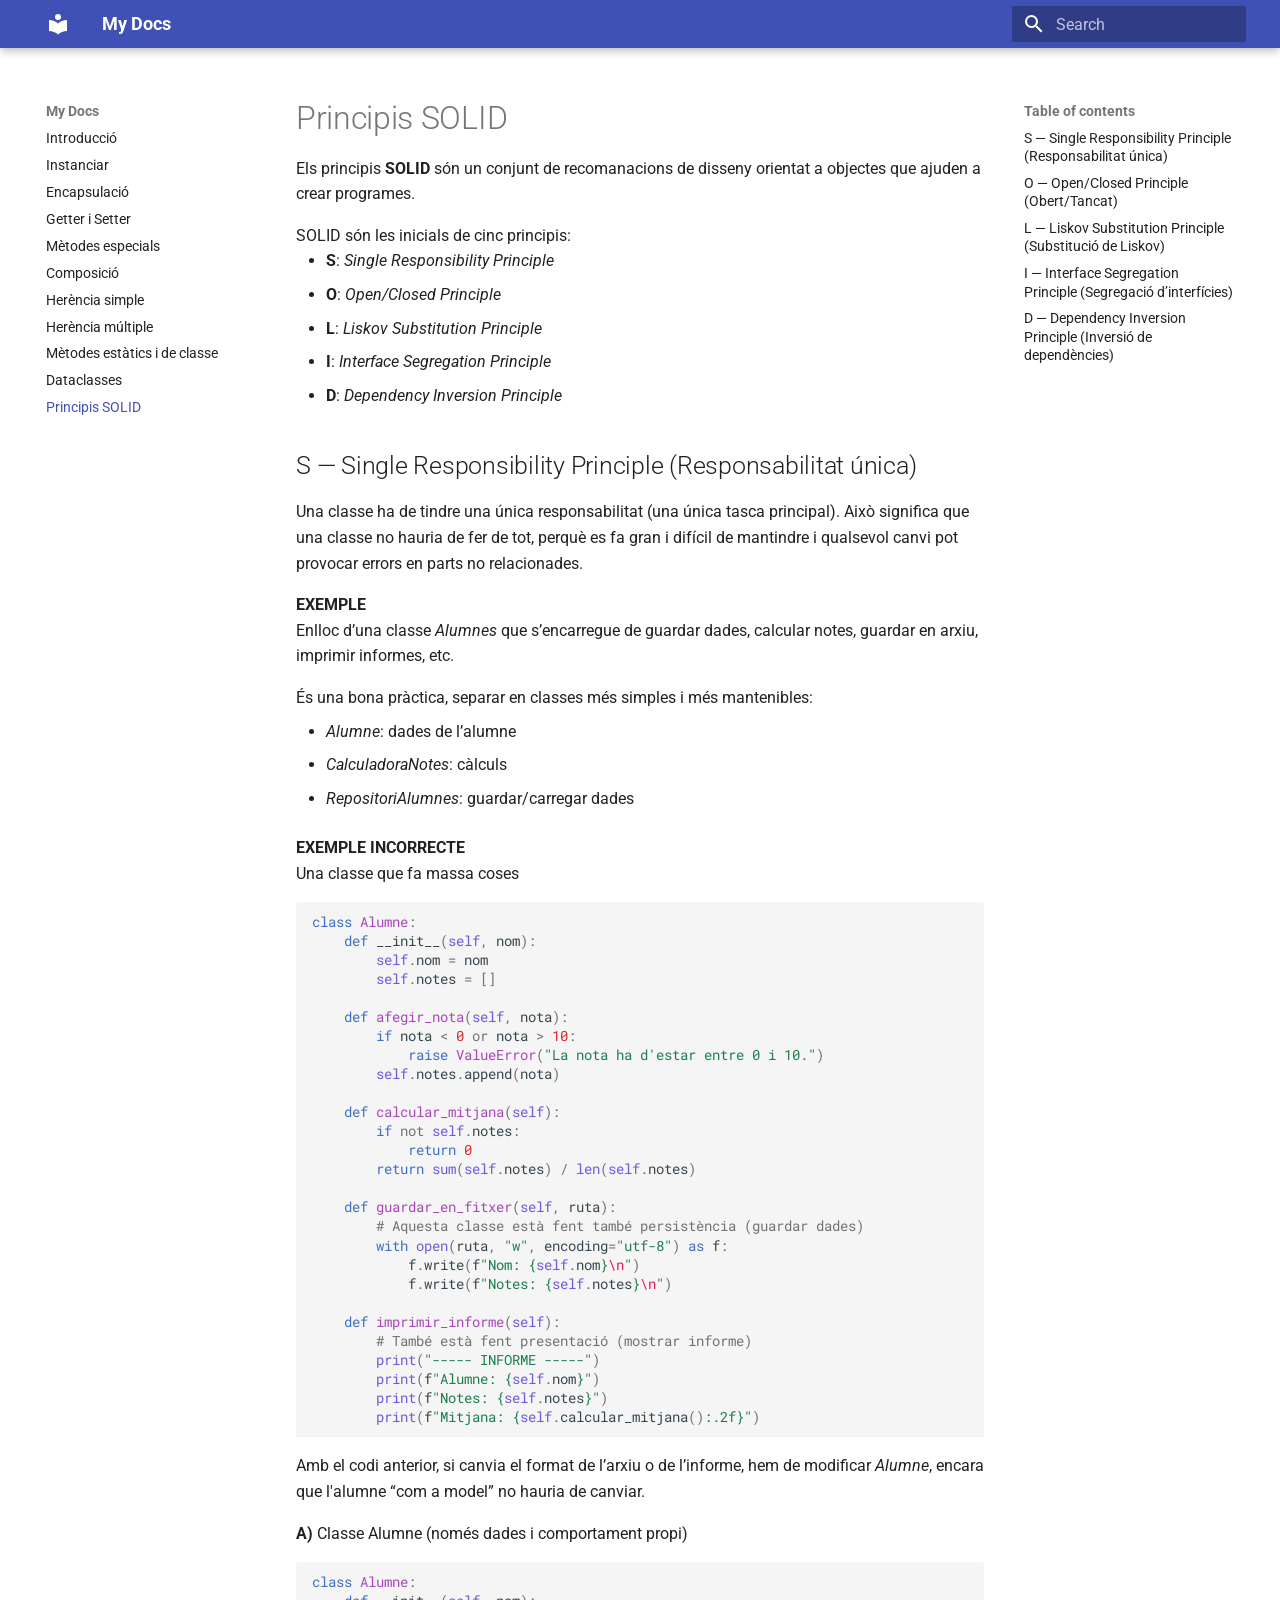
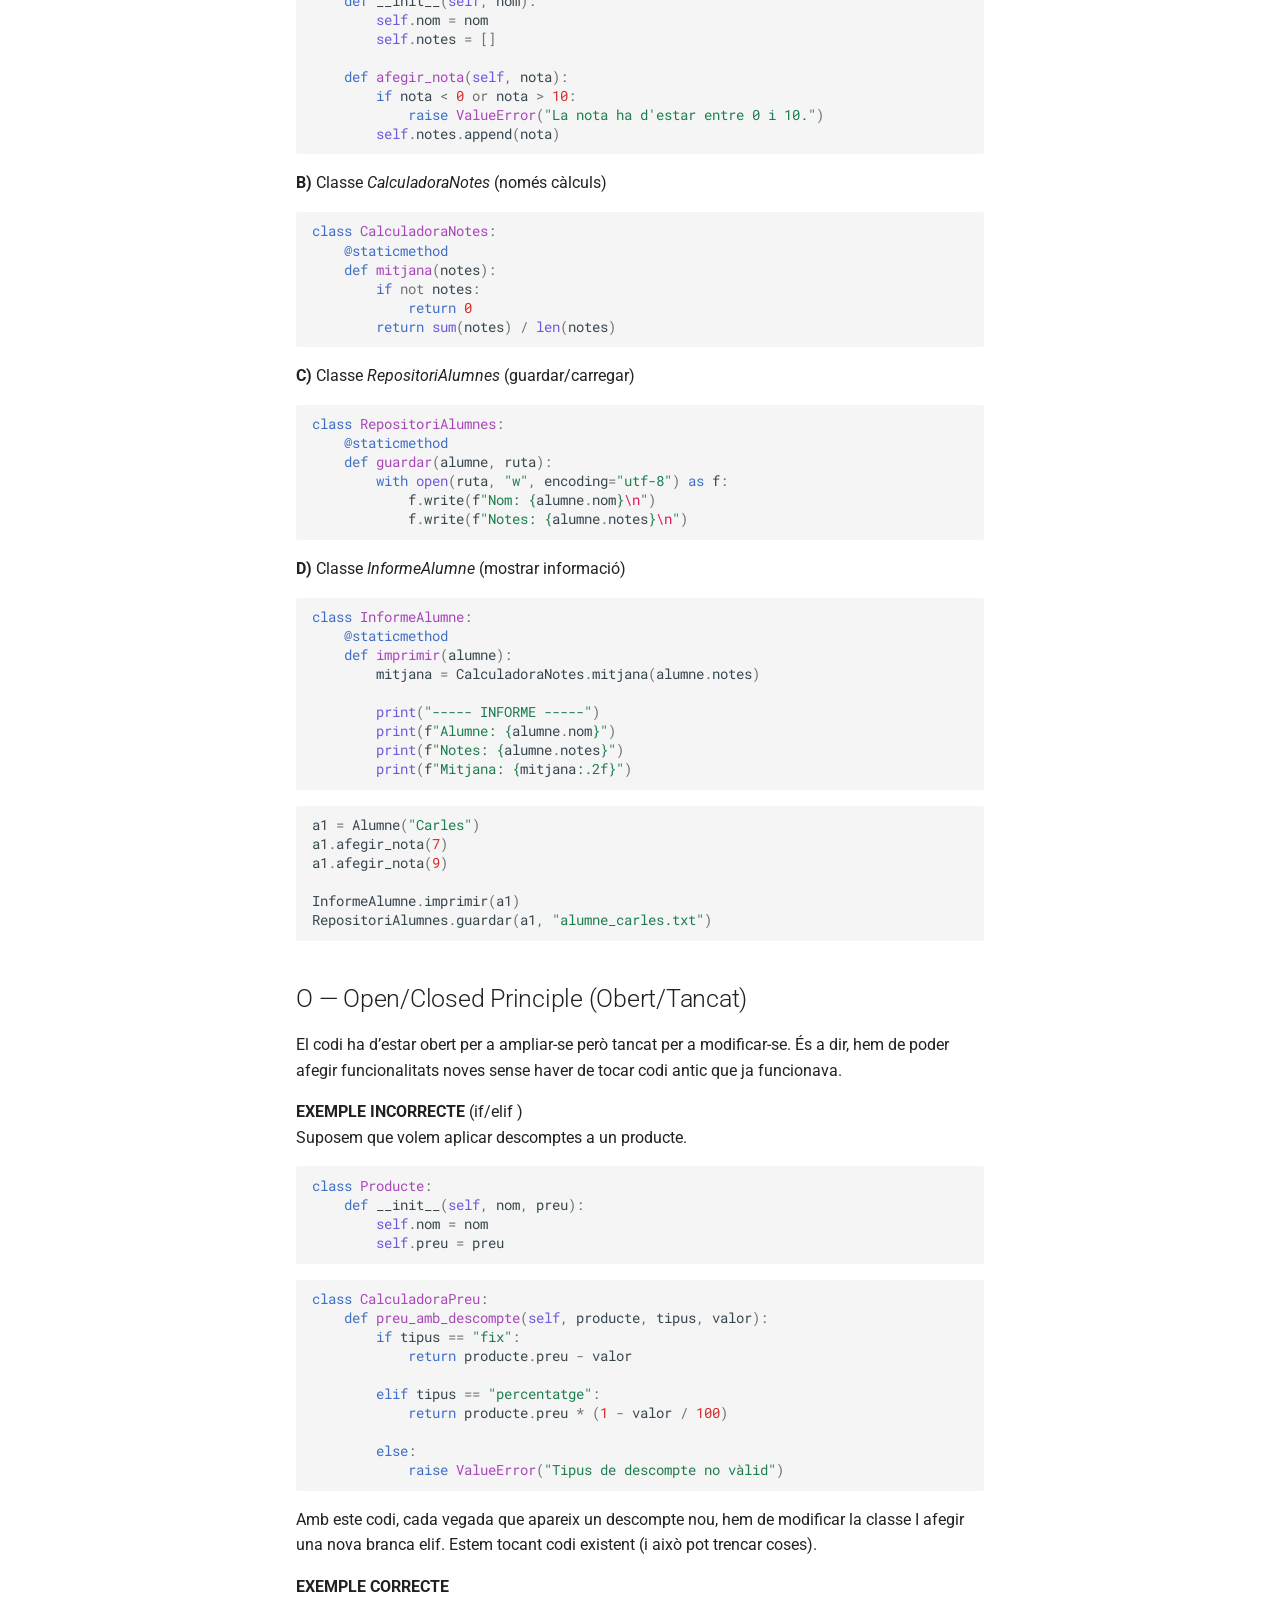
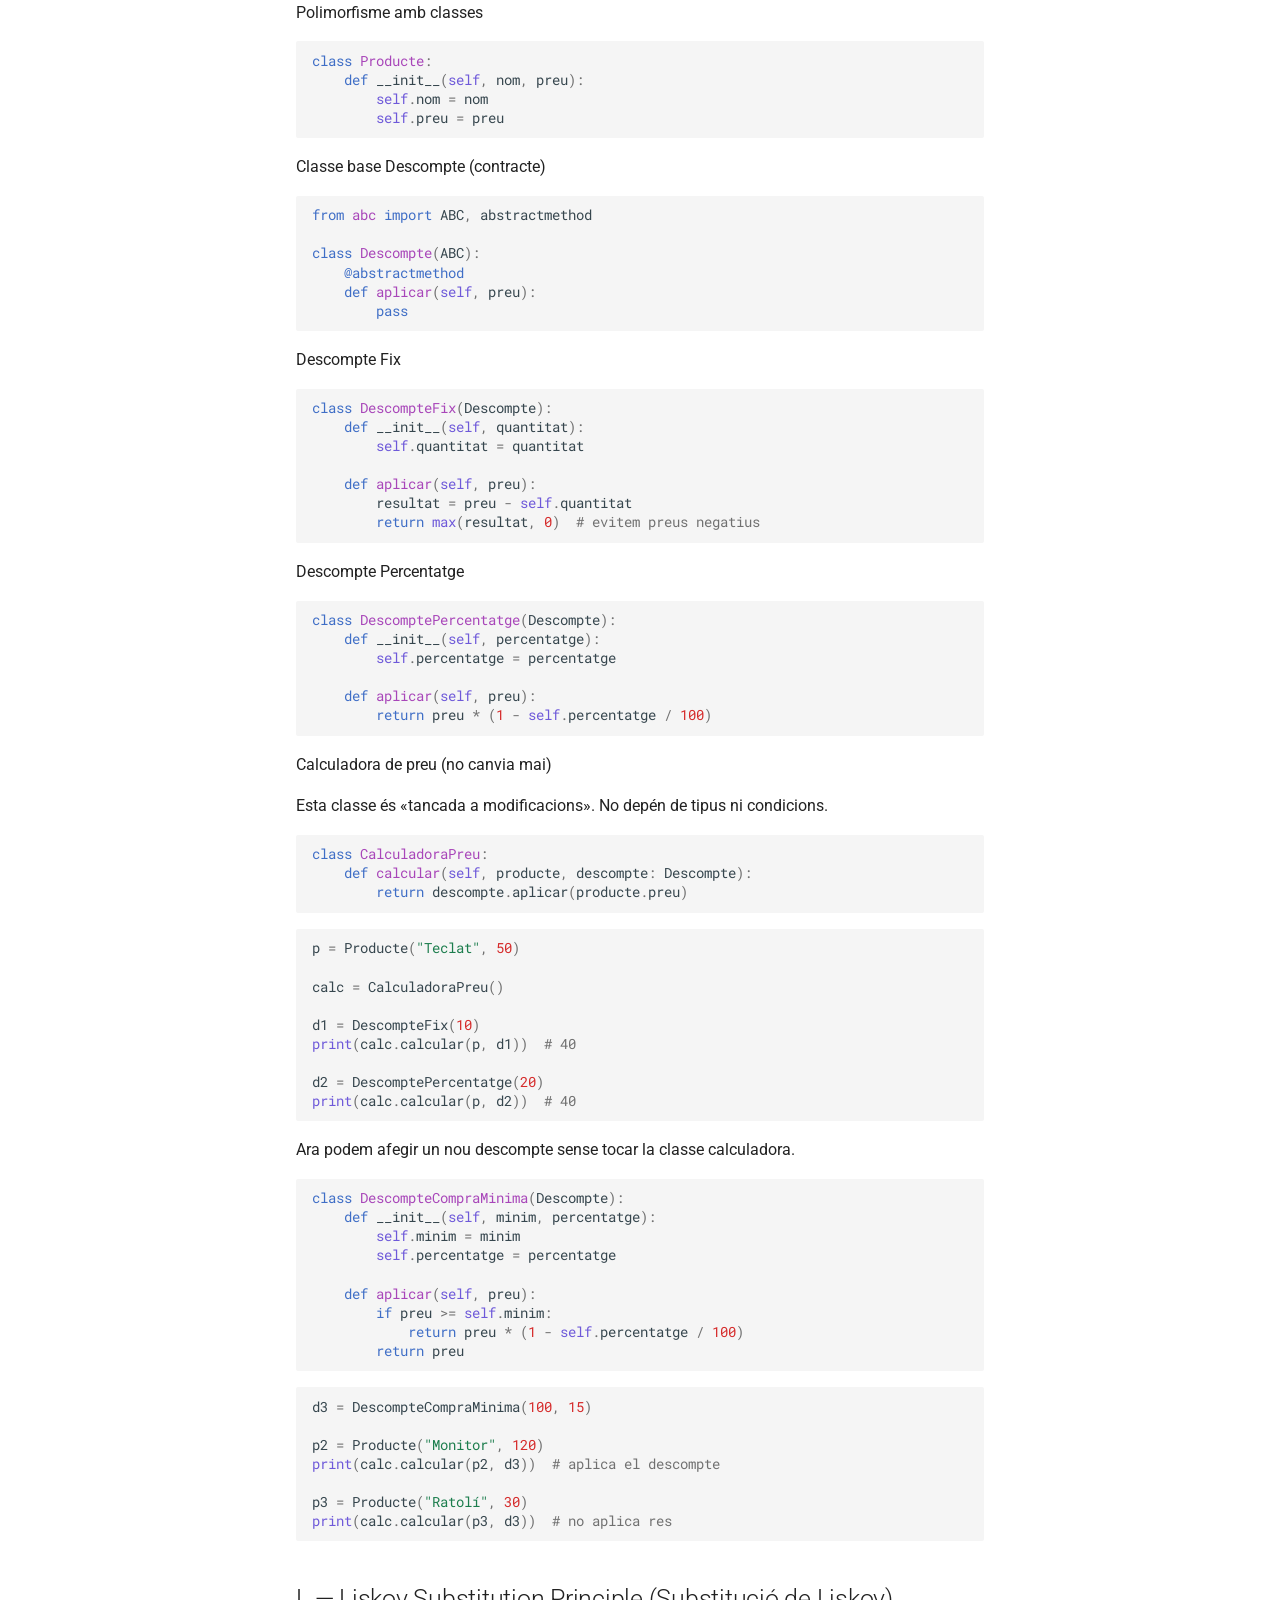
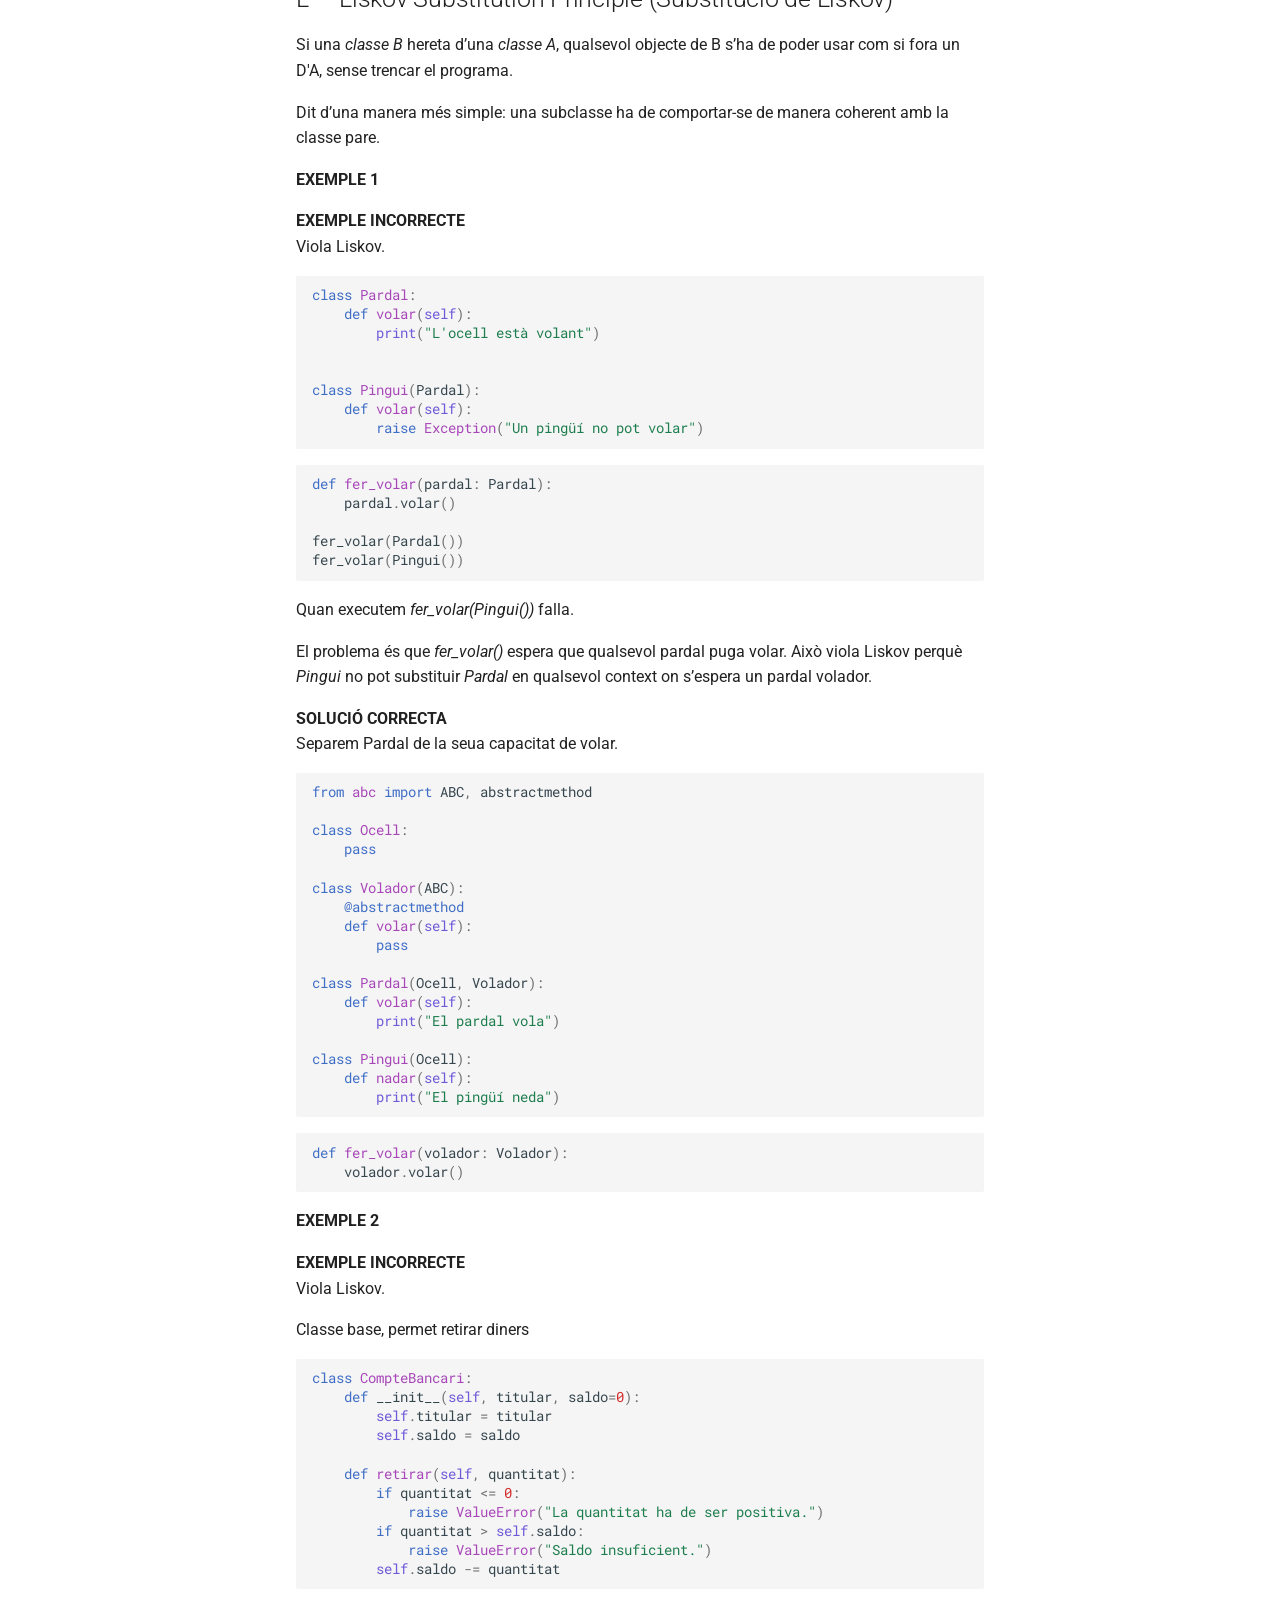
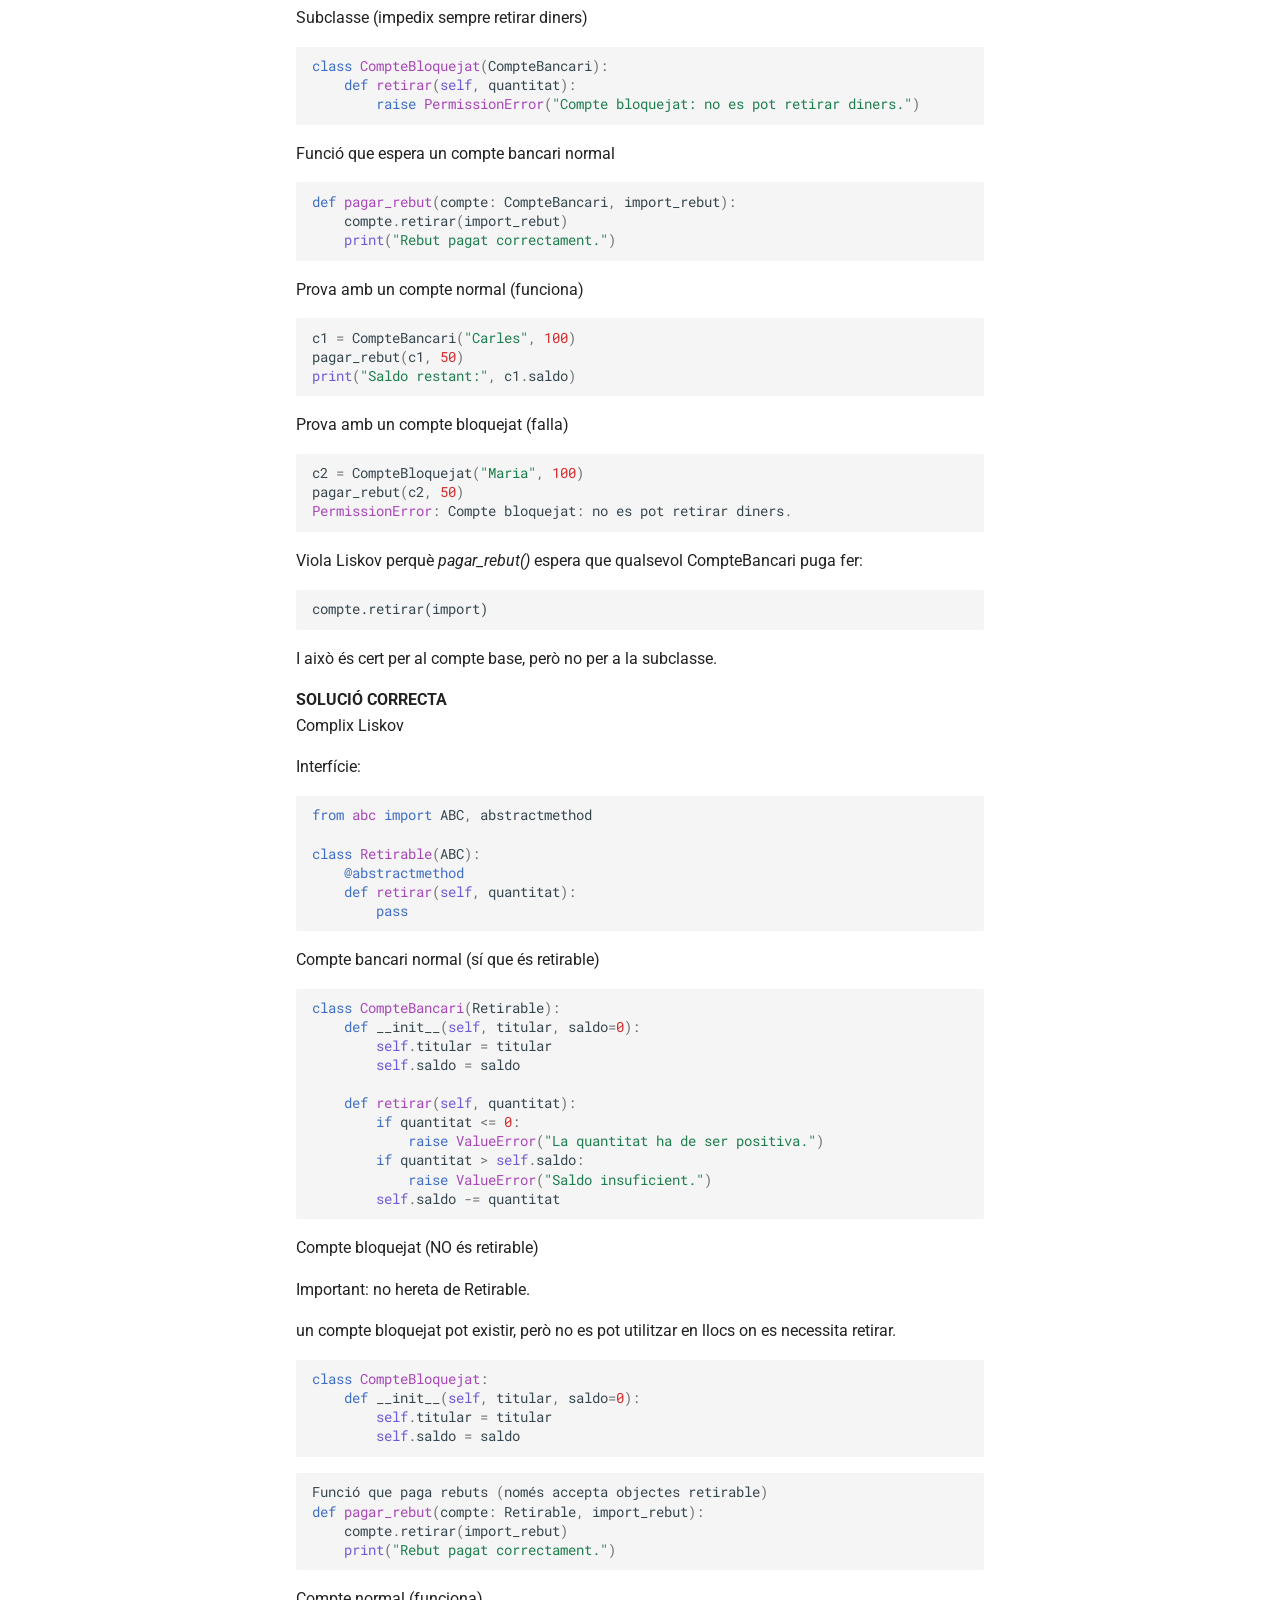
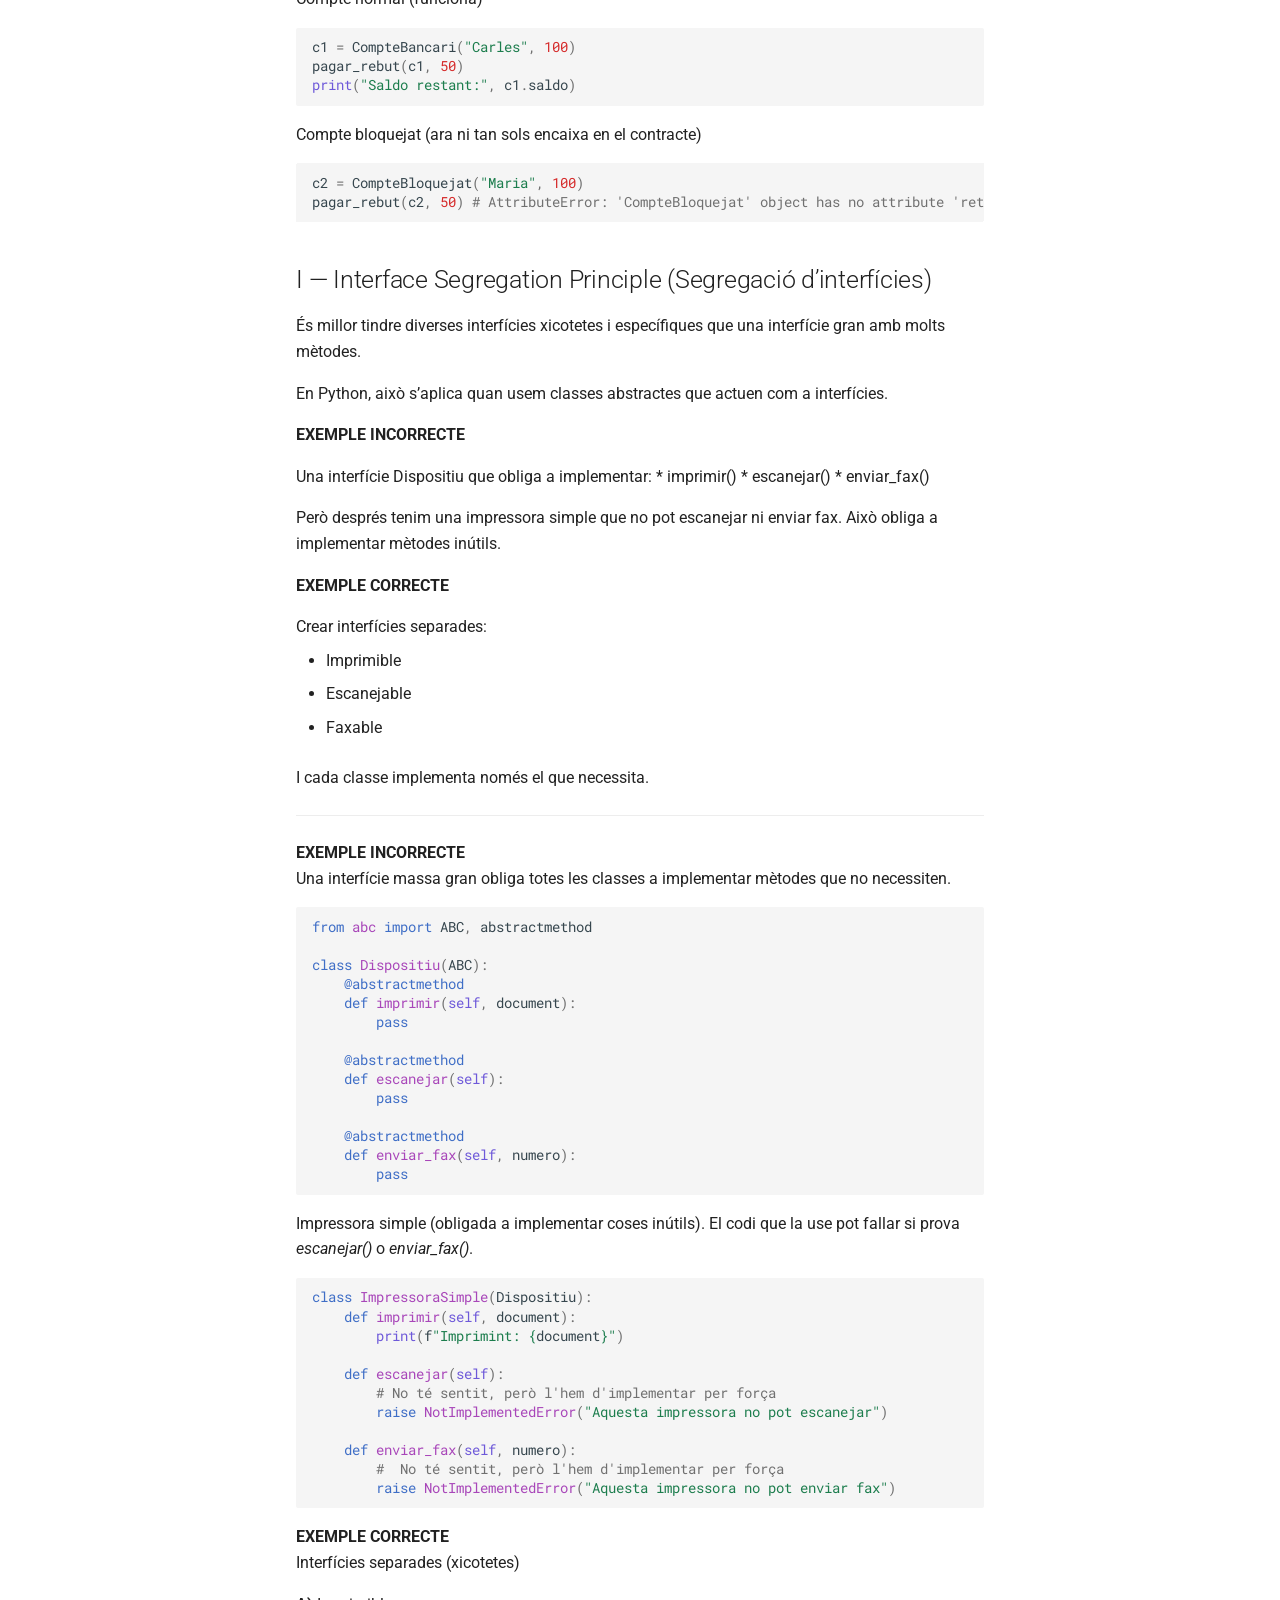
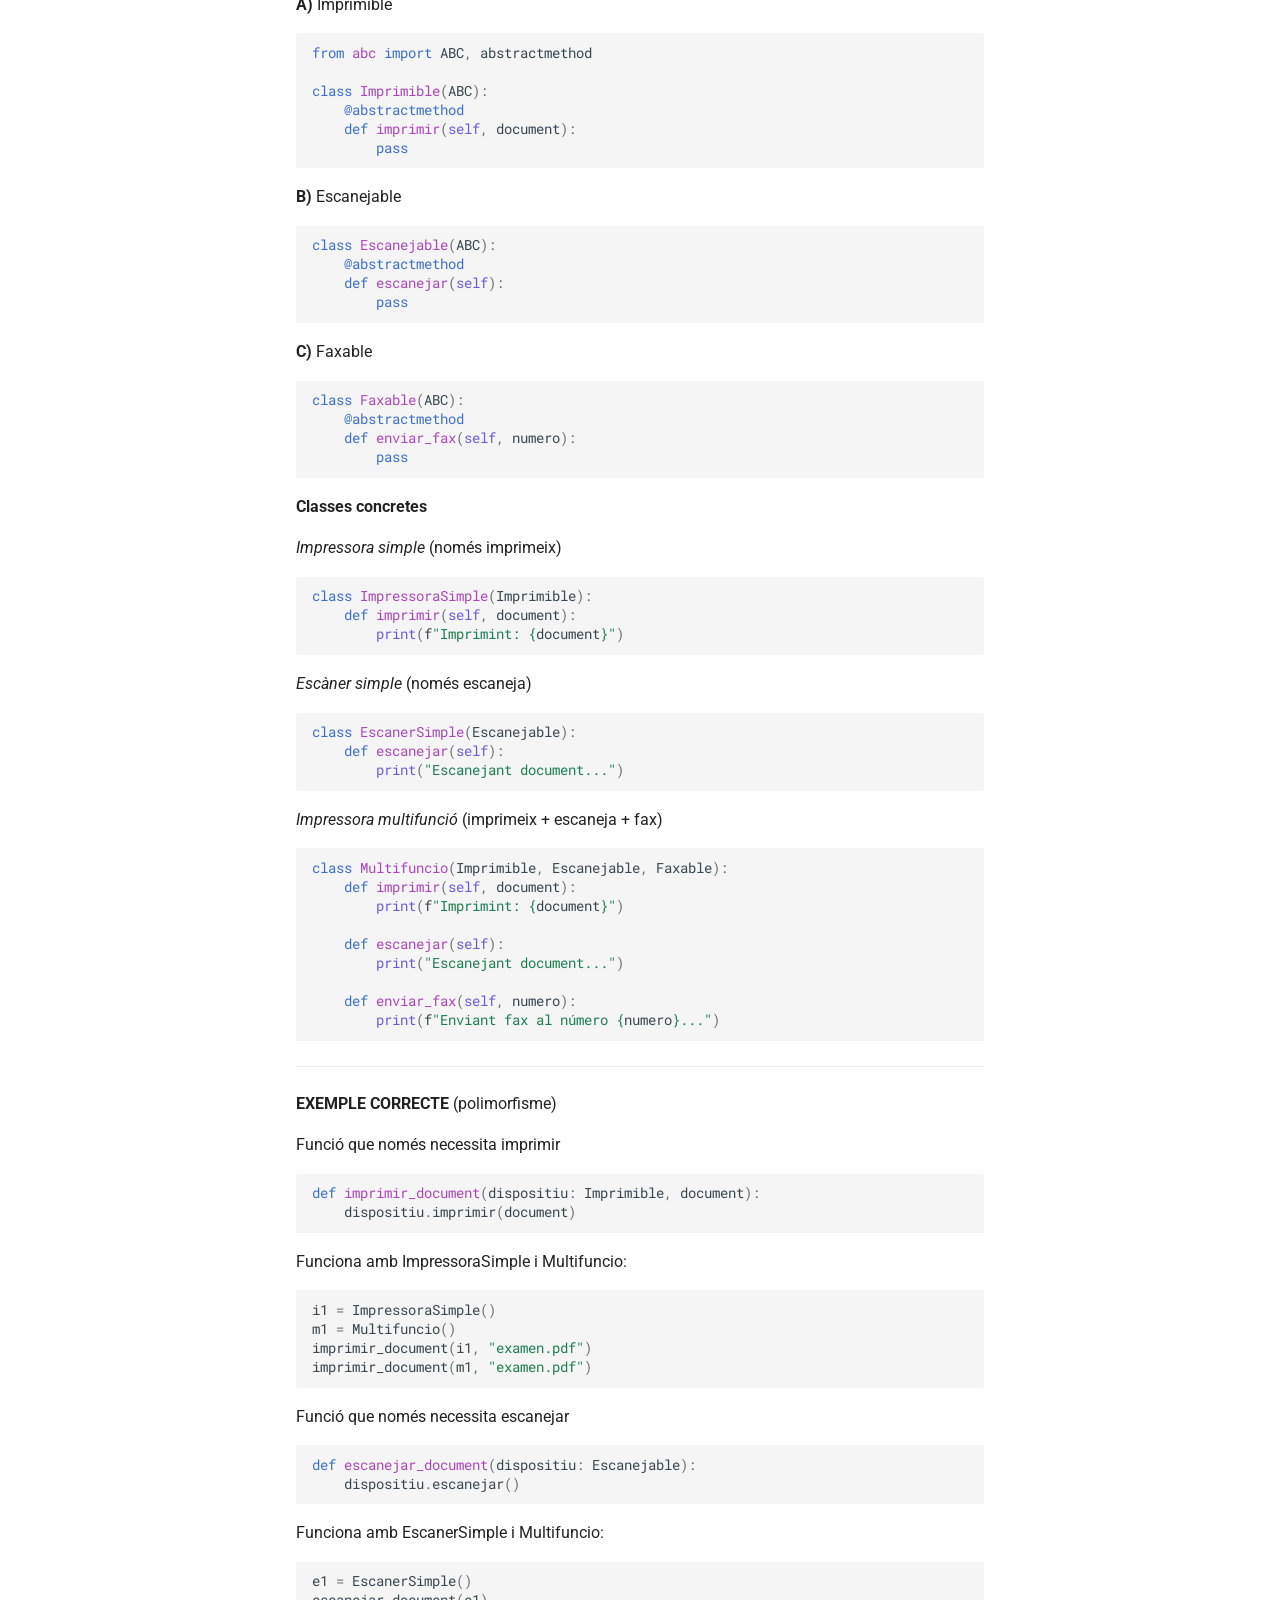
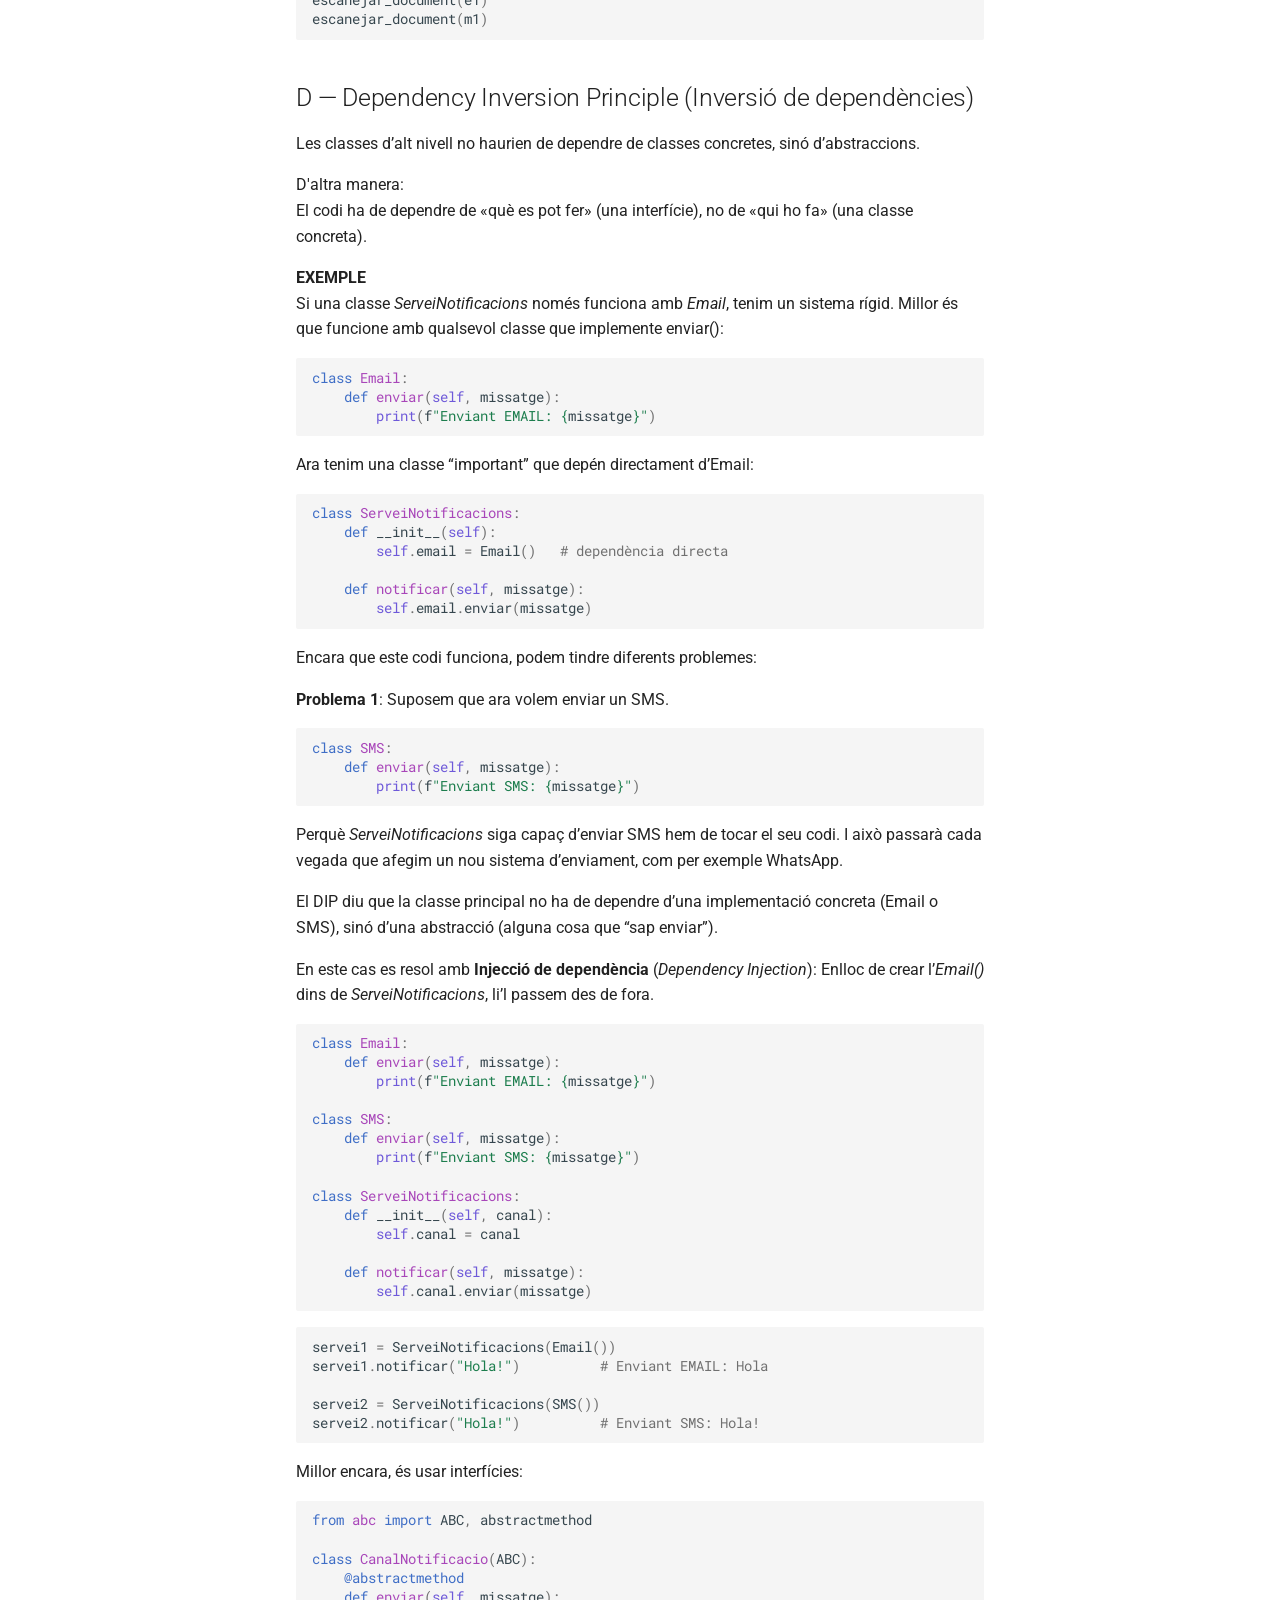
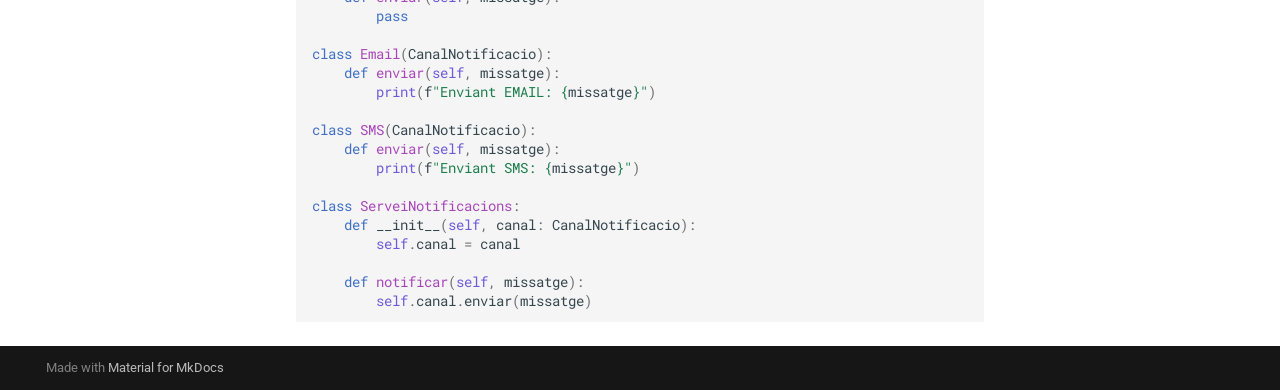
<file: docs/11-solid/index.html>
<!doctype html>
<html lang="en" class="no-js">
  <head>
    
      <meta charset="utf-8">
      <meta name="viewport" content="width=device-width,initial-scale=1">
      
      
      
      
        <link rel="prev" href="../10-dataclasses/">
      
      
      
        
      
      
      <link rel="icon" href="../assets/favicon.ico">
      <meta name="generator" content="mkdocs-1.6.1, mkdocs-material-9.7.6">
    
    
      
        <title>Principis SOLID - My Docs</title>
      
    
    
      <link rel="stylesheet" href="../assets/stylesheets/main.484c7ddc.min.css">
      
      


    
    
      
    
    
      
        
        
        <link rel="preconnect" href="https://fonts.gstatic.com" crossorigin>
        <link rel="stylesheet" href="https://fonts.googleapis.com/css?family=Roboto:300,300i,400,400i,700,700i%7CRoboto+Mono:400,400i,700,700i&display=fallback">
        <style>:root{--md-text-font:"Roboto";--md-code-font:"Roboto Mono"}</style>
      
    
    
      <link rel="stylesheet" href="../css/estils.css">
    
    <script>__md_scope=new URL("..",location),__md_hash=e=>[...e].reduce(((e,_)=>(e<<5)-e+_.charCodeAt(0)),0),__md_get=(e,_=localStorage,t=__md_scope)=>JSON.parse(_.getItem(t.pathname+"."+e)),__md_set=(e,_,t=localStorage,a=__md_scope)=>{try{t.setItem(a.pathname+"."+e,JSON.stringify(_))}catch(e){}}</script>
    
      

    
    
  </head>
  
  
    <body dir="ltr">
  
    
    <input class="md-toggle" data-md-toggle="drawer" type="checkbox" id="__drawer" autocomplete="off">
    <input class="md-toggle" data-md-toggle="search" type="checkbox" id="__search" autocomplete="off">
    <label class="md-overlay" for="__drawer"></label>
    <div data-md-component="skip">
      
        
        <a href="#principis-solid" class="md-skip">
          Skip to content
        </a>
      
    </div>
    <div data-md-component="announce">
      
    </div>
    
    
      

  

<header class="md-header md-header--shadow" data-md-component="header">
  <nav class="md-header__inner md-grid" aria-label="Header">
    <a href=".." title="My Docs" class="md-header__button md-logo" aria-label="My Docs" data-md-component="logo">
      
  
  <svg xmlns="http://www.w3.org/2000/svg" viewBox="0 0 24 24"><path d="M12 8a3 3 0 0 0 3-3 3 3 0 0 0-3-3 3 3 0 0 0-3 3 3 3 0 0 0 3 3m0 3.54C9.64 9.35 6.5 8 3 8v11c3.5 0 6.64 1.35 9 3.54 2.36-2.19 5.5-3.54 9-3.54V8c-3.5 0-6.64 1.35-9 3.54"/></svg>

    </a>
    <label class="md-header__button md-icon" for="__drawer">
      
      <svg xmlns="http://www.w3.org/2000/svg" viewBox="0 0 24 24"><path d="M3 6h18v2H3zm0 5h18v2H3zm0 5h18v2H3z"/></svg>
    </label>
    <div class="md-header__title" data-md-component="header-title">
      <div class="md-header__ellipsis">
        <div class="md-header__topic">
          <span class="md-ellipsis">
            My Docs
          </span>
        </div>
        <div class="md-header__topic" data-md-component="header-topic">
          <span class="md-ellipsis">
            
              Principis SOLID
            
          </span>
        </div>
      </div>
    </div>
    
    
      <script>var palette=__md_get("__palette");if(palette&&palette.color){if("(prefers-color-scheme)"===palette.color.media){var media=matchMedia("(prefers-color-scheme: light)"),input=document.querySelector(media.matches?"[data-md-color-media='(prefers-color-scheme: light)']":"[data-md-color-media='(prefers-color-scheme: dark)']");palette.color.media=input.getAttribute("data-md-color-media"),palette.color.scheme=input.getAttribute("data-md-color-scheme"),palette.color.primary=input.getAttribute("data-md-color-primary"),palette.color.accent=input.getAttribute("data-md-color-accent")}for(var[key,value]of Object.entries(palette.color))document.body.setAttribute("data-md-color-"+key,value)}</script>
    
    
    
      
      
        <label class="md-header__button md-icon" for="__search">
          
          <svg xmlns="http://www.w3.org/2000/svg" viewBox="0 0 24 24"><path d="M9.5 3A6.5 6.5 0 0 1 16 9.5c0 1.61-.59 3.09-1.56 4.23l.27.27h.79l5 5-1.5 1.5-5-5v-.79l-.27-.27A6.52 6.52 0 0 1 9.5 16 6.5 6.5 0 0 1 3 9.5 6.5 6.5 0 0 1 9.5 3m0 2C7 5 5 7 5 9.5S7 14 9.5 14 14 12 14 9.5 12 5 9.5 5"/></svg>
        </label>
        <div class="md-search" data-md-component="search" role="dialog">
  <label class="md-search__overlay" for="__search"></label>
  <div class="md-search__inner" role="search">
    <form class="md-search__form" name="search">
      <input type="text" class="md-search__input" name="query" aria-label="Search" placeholder="Search" autocapitalize="off" autocorrect="off" autocomplete="off" spellcheck="false" data-md-component="search-query" required>
      <label class="md-search__icon md-icon" for="__search">
        
        <svg xmlns="http://www.w3.org/2000/svg" viewBox="0 0 24 24"><path d="M9.5 3A6.5 6.5 0 0 1 16 9.5c0 1.61-.59 3.09-1.56 4.23l.27.27h.79l5 5-1.5 1.5-5-5v-.79l-.27-.27A6.52 6.52 0 0 1 9.5 16 6.5 6.5 0 0 1 3 9.5 6.5 6.5 0 0 1 9.5 3m0 2C7 5 5 7 5 9.5S7 14 9.5 14 14 12 14 9.5 12 5 9.5 5"/></svg>
        
        <svg xmlns="http://www.w3.org/2000/svg" viewBox="0 0 24 24"><path d="M20 11v2H8l5.5 5.5-1.42 1.42L4.16 12l7.92-7.92L13.5 5.5 8 11z"/></svg>
      </label>
      <nav class="md-search__options" aria-label="Search">
        
        <button type="reset" class="md-search__icon md-icon" title="Clear" aria-label="Clear" tabindex="-1">
          
          <svg xmlns="http://www.w3.org/2000/svg" viewBox="0 0 24 24"><path d="M19 6.41 17.59 5 12 10.59 6.41 5 5 6.41 10.59 12 5 17.59 6.41 19 12 13.41 17.59 19 19 17.59 13.41 12z"/></svg>
        </button>
      </nav>
      
    </form>
    <div class="md-search__output">
      <div class="md-search__scrollwrap" tabindex="0" data-md-scrollfix>
        <div class="md-search-result" data-md-component="search-result">
          <div class="md-search-result__meta">
            Initializing search
          </div>
          <ol class="md-search-result__list" role="presentation"></ol>
        </div>
      </div>
    </div>
  </div>
</div>
      
    
    
  </nav>
  
</header>
    
    <div class="md-container" data-md-component="container">
      
      
        
          
        
      
      <main class="md-main" data-md-component="main">
        <div class="md-main__inner md-grid">
          
            
              
              <div class="md-sidebar md-sidebar--primary" data-md-component="sidebar" data-md-type="navigation" >
                <div class="md-sidebar__scrollwrap">
                  <div class="md-sidebar__inner">
                    



<nav class="md-nav md-nav--primary" aria-label="Navigation" data-md-level="0">
  <label class="md-nav__title" for="__drawer">
    <a href=".." title="My Docs" class="md-nav__button md-logo" aria-label="My Docs" data-md-component="logo">
      
  
  <svg xmlns="http://www.w3.org/2000/svg" viewBox="0 0 24 24"><path d="M12 8a3 3 0 0 0 3-3 3 3 0 0 0-3-3 3 3 0 0 0-3 3 3 3 0 0 0 3 3m0 3.54C9.64 9.35 6.5 8 3 8v11c3.5 0 6.64 1.35 9 3.54 2.36-2.19 5.5-3.54 9-3.54V8c-3.5 0-6.64 1.35-9 3.54"/></svg>

    </a>
    My Docs
  </label>
  
  <ul class="md-nav__list" data-md-scrollfix>
    
      
      
  
  
  
  
    <li class="md-nav__item">
      <a href=".." class="md-nav__link">
        
  
  
  <span class="md-ellipsis">
    
  
    Introducció
  

    
  </span>
  
  

      </a>
    </li>
  

    
      
      
  
  
  
  
    <li class="md-nav__item">
      <a href="../02-Instanciar/" class="md-nav__link">
        
  
  
  <span class="md-ellipsis">
    
  
    Instanciar
  

    
  </span>
  
  

      </a>
    </li>
  

    
      
      
  
  
  
  
    <li class="md-nav__item">
      <a href="../03-Encapsulacio/" class="md-nav__link">
        
  
  
  <span class="md-ellipsis">
    
  
    Encapsulació
  

    
  </span>
  
  

      </a>
    </li>
  

    
      
      
  
  
  
  
    <li class="md-nav__item">
      <a href="../04-getter_setter/" class="md-nav__link">
        
  
  
  <span class="md-ellipsis">
    
  
    Getter i Setter
  

    
  </span>
  
  

      </a>
    </li>
  

    
      
      
  
  
  
  
    <li class="md-nav__item">
      <a href="../05-metodes_especials/" class="md-nav__link">
        
  
  
  <span class="md-ellipsis">
    
  
    Mètodes especials
  

    
  </span>
  
  

      </a>
    </li>
  

    
      
      
  
  
  
  
    <li class="md-nav__item">
      <a href="../06-composicio_objectes/" class="md-nav__link">
        
  
  
  <span class="md-ellipsis">
    
  
    Composició
  

    
  </span>
  
  

      </a>
    </li>
  

    
      
      
  
  
  
  
    <li class="md-nav__item">
      <a href="../07-herencia/" class="md-nav__link">
        
  
  
  <span class="md-ellipsis">
    
  
    Herència simple
  

    
  </span>
  
  

      </a>
    </li>
  

    
      
      
  
  
  
  
    <li class="md-nav__item">
      <a href="../08-herencia_multiple/" class="md-nav__link">
        
  
  
  <span class="md-ellipsis">
    
  
    Herència múltiple
  

    
  </span>
  
  

      </a>
    </li>
  

    
      
      
  
  
  
  
    <li class="md-nav__item">
      <a href="../09-metodes_estatics_classe/" class="md-nav__link">
        
  
  
  <span class="md-ellipsis">
    
  
    Mètodes estàtics i de classe
  

    
  </span>
  
  

      </a>
    </li>
  

    
      
      
  
  
  
  
    <li class="md-nav__item">
      <a href="../10-dataclasses/" class="md-nav__link">
        
  
  
  <span class="md-ellipsis">
    
  
    Dataclasses
  

    
  </span>
  
  

      </a>
    </li>
  

    
      
      
  
  
    
  
  
  
    <li class="md-nav__item md-nav__item--active">
      
      <input class="md-nav__toggle md-toggle" type="checkbox" id="__toc">
      
      
        
      
      
        <label class="md-nav__link md-nav__link--active" for="__toc">
          
  
  
  <span class="md-ellipsis">
    
  
    Principis SOLID
  

    
  </span>
  
  

          <span class="md-nav__icon md-icon"></span>
        </label>
      
      <a href="./" class="md-nav__link md-nav__link--active">
        
  
  
  <span class="md-ellipsis">
    
  
    Principis SOLID
  

    
  </span>
  
  

      </a>
      
        

<nav class="md-nav md-nav--secondary" aria-label="Table of contents">
  
  
  
    
  
  
    <label class="md-nav__title" for="__toc">
      <span class="md-nav__icon md-icon"></span>
      Table of contents
    </label>
    <ul class="md-nav__list" data-md-component="toc" data-md-scrollfix>
      
        <li class="md-nav__item">
  <a href="#s-single-responsibility-principle-responsabilitat-unica" class="md-nav__link">
    <span class="md-ellipsis">
      
        S — Single Responsibility Principle (Responsabilitat única)
      
    </span>
  </a>
  
</li>
      
        <li class="md-nav__item">
  <a href="#o-openclosed-principle-oberttancat" class="md-nav__link">
    <span class="md-ellipsis">
      
        O — Open/Closed Principle (Obert/Tancat)
      
    </span>
  </a>
  
</li>
      
        <li class="md-nav__item">
  <a href="#l-liskov-substitution-principle-substitucio-de-liskov" class="md-nav__link">
    <span class="md-ellipsis">
      
        L — Liskov Substitution Principle (Substitució de Liskov)
      
    </span>
  </a>
  
</li>
      
        <li class="md-nav__item">
  <a href="#i-interface-segregation-principle-segregacio-dinterficies" class="md-nav__link">
    <span class="md-ellipsis">
      
        I — Interface Segregation Principle (Segregació d’interfícies)
      
    </span>
  </a>
  
</li>
      
        <li class="md-nav__item">
  <a href="#d-dependency-inversion-principle-inversio-de-dependencies" class="md-nav__link">
    <span class="md-ellipsis">
      
        D — Dependency Inversion Principle (Inversió de dependències)
      
    </span>
  </a>
  
</li>
      
    </ul>
  
</nav>
      
    </li>
  

    
  </ul>
</nav>
                  </div>
                </div>
              </div>
            
            
              
              <div class="md-sidebar md-sidebar--secondary" data-md-component="sidebar" data-md-type="toc" >
                <div class="md-sidebar__scrollwrap">
                  <div class="md-sidebar__inner">
                    

<nav class="md-nav md-nav--secondary" aria-label="Table of contents">
  
  
  
    
  
  
    <label class="md-nav__title" for="__toc">
      <span class="md-nav__icon md-icon"></span>
      Table of contents
    </label>
    <ul class="md-nav__list" data-md-component="toc" data-md-scrollfix>
      
        <li class="md-nav__item">
  <a href="#s-single-responsibility-principle-responsabilitat-unica" class="md-nav__link">
    <span class="md-ellipsis">
      
        S — Single Responsibility Principle (Responsabilitat única)
      
    </span>
  </a>
  
</li>
      
        <li class="md-nav__item">
  <a href="#o-openclosed-principle-oberttancat" class="md-nav__link">
    <span class="md-ellipsis">
      
        O — Open/Closed Principle (Obert/Tancat)
      
    </span>
  </a>
  
</li>
      
        <li class="md-nav__item">
  <a href="#l-liskov-substitution-principle-substitucio-de-liskov" class="md-nav__link">
    <span class="md-ellipsis">
      
        L — Liskov Substitution Principle (Substitució de Liskov)
      
    </span>
  </a>
  
</li>
      
        <li class="md-nav__item">
  <a href="#i-interface-segregation-principle-segregacio-dinterficies" class="md-nav__link">
    <span class="md-ellipsis">
      
        I — Interface Segregation Principle (Segregació d’interfícies)
      
    </span>
  </a>
  
</li>
      
        <li class="md-nav__item">
  <a href="#d-dependency-inversion-principle-inversio-de-dependencies" class="md-nav__link">
    <span class="md-ellipsis">
      
        D — Dependency Inversion Principle (Inversió de dependències)
      
    </span>
  </a>
  
</li>
      
    </ul>
  
</nav>
                  </div>
                </div>
              </div>
            
          
          
            <div class="md-content" data-md-component="content">
              
              <article class="md-content__inner md-typeset">
                
                  



<h1 id="principis-solid">Principis SOLID</h1>
<p>Els principis <strong>SOLID</strong> són un conjunt de recomanacions de disseny orientat a objectes que ajuden a crear programes. </p>
<p>SOLID són les inicials de cinc principis:</p>
<ul>
<li><strong>S</strong>: <em>Single Responsibility Principle</em></li>
<li><strong>O</strong>: <em>Open/Closed Principle</em></li>
<li><strong>L</strong>: <em>Liskov Substitution Principle</em></li>
<li><strong>I</strong>: <em>Interface Segregation Principle</em></li>
<li><strong>D</strong>: <em>Dependency Inversion Principle</em></li>
</ul>
<h2 id="s-single-responsibility-principle-responsabilitat-unica">S — Single Responsibility Principle (Responsabilitat única)</h2>
<p>Una classe ha de tindre una única responsabilitat (una única tasca principal). Això significa que una classe no hauria de fer de tot, perquè es fa gran i difícil de mantindre i qualsevol canvi pot provocar errors en parts no relacionades.</p>
<p><strong>EXEMPLE</strong><br>
Enlloc d’una classe <em>Alumnes</em> que s’encarregue de guardar dades, calcular notes, guardar en arxiu, imprimir informes, etc.</p>
<p>És una bona pràctica, separar en classes més simples i més mantenibles:</p>
<ul>
<li>
<p><em>Alumne</em>: dades de l’alumne</p>
</li>
<li>
<p><em>CalculadoraNotes</em>: càlculs</p>
</li>
<li>
<p><em>RepositoriAlumnes</em>: guardar/carregar dades</p>
</li>
</ul>
<p><strong>EXEMPLE INCORRECTE</strong><br>
Una classe que fa massa coses</p>
<div class="highlight"><pre><span></span><code><span class="k">class</span><span class="w"> </span><span class="nc">Alumne</span><span class="p">:</span>
    <span class="k">def</span><span class="w"> </span><span class="fm">__init__</span><span class="p">(</span><span class="bp">self</span><span class="p">,</span> <span class="n">nom</span><span class="p">):</span>
        <span class="bp">self</span><span class="o">.</span><span class="n">nom</span> <span class="o">=</span> <span class="n">nom</span>
        <span class="bp">self</span><span class="o">.</span><span class="n">notes</span> <span class="o">=</span> <span class="p">[]</span>

    <span class="k">def</span><span class="w"> </span><span class="nf">afegir_nota</span><span class="p">(</span><span class="bp">self</span><span class="p">,</span> <span class="n">nota</span><span class="p">):</span>
        <span class="k">if</span> <span class="n">nota</span> <span class="o">&lt;</span> <span class="mi">0</span> <span class="ow">or</span> <span class="n">nota</span> <span class="o">&gt;</span> <span class="mi">10</span><span class="p">:</span>
            <span class="k">raise</span> <span class="ne">ValueError</span><span class="p">(</span><span class="s2">&quot;La nota ha d&#39;estar entre 0 i 10.&quot;</span><span class="p">)</span>
        <span class="bp">self</span><span class="o">.</span><span class="n">notes</span><span class="o">.</span><span class="n">append</span><span class="p">(</span><span class="n">nota</span><span class="p">)</span>

    <span class="k">def</span><span class="w"> </span><span class="nf">calcular_mitjana</span><span class="p">(</span><span class="bp">self</span><span class="p">):</span>
        <span class="k">if</span> <span class="ow">not</span> <span class="bp">self</span><span class="o">.</span><span class="n">notes</span><span class="p">:</span>
            <span class="k">return</span> <span class="mi">0</span>
        <span class="k">return</span> <span class="nb">sum</span><span class="p">(</span><span class="bp">self</span><span class="o">.</span><span class="n">notes</span><span class="p">)</span> <span class="o">/</span> <span class="nb">len</span><span class="p">(</span><span class="bp">self</span><span class="o">.</span><span class="n">notes</span><span class="p">)</span>

    <span class="k">def</span><span class="w"> </span><span class="nf">guardar_en_fitxer</span><span class="p">(</span><span class="bp">self</span><span class="p">,</span> <span class="n">ruta</span><span class="p">):</span>
        <span class="c1"># Aquesta classe està fent també persistència (guardar dades)</span>
        <span class="k">with</span> <span class="nb">open</span><span class="p">(</span><span class="n">ruta</span><span class="p">,</span> <span class="s2">&quot;w&quot;</span><span class="p">,</span> <span class="n">encoding</span><span class="o">=</span><span class="s2">&quot;utf-8&quot;</span><span class="p">)</span> <span class="k">as</span> <span class="n">f</span><span class="p">:</span>
            <span class="n">f</span><span class="o">.</span><span class="n">write</span><span class="p">(</span><span class="sa">f</span><span class="s2">&quot;Nom: </span><span class="si">{</span><span class="bp">self</span><span class="o">.</span><span class="n">nom</span><span class="si">}</span><span class="se">\n</span><span class="s2">&quot;</span><span class="p">)</span>
            <span class="n">f</span><span class="o">.</span><span class="n">write</span><span class="p">(</span><span class="sa">f</span><span class="s2">&quot;Notes: </span><span class="si">{</span><span class="bp">self</span><span class="o">.</span><span class="n">notes</span><span class="si">}</span><span class="se">\n</span><span class="s2">&quot;</span><span class="p">)</span>

    <span class="k">def</span><span class="w"> </span><span class="nf">imprimir_informe</span><span class="p">(</span><span class="bp">self</span><span class="p">):</span>
        <span class="c1"># També està fent presentació (mostrar informe)</span>
        <span class="nb">print</span><span class="p">(</span><span class="s2">&quot;----- INFORME -----&quot;</span><span class="p">)</span>
        <span class="nb">print</span><span class="p">(</span><span class="sa">f</span><span class="s2">&quot;Alumne: </span><span class="si">{</span><span class="bp">self</span><span class="o">.</span><span class="n">nom</span><span class="si">}</span><span class="s2">&quot;</span><span class="p">)</span>
        <span class="nb">print</span><span class="p">(</span><span class="sa">f</span><span class="s2">&quot;Notes: </span><span class="si">{</span><span class="bp">self</span><span class="o">.</span><span class="n">notes</span><span class="si">}</span><span class="s2">&quot;</span><span class="p">)</span>
        <span class="nb">print</span><span class="p">(</span><span class="sa">f</span><span class="s2">&quot;Mitjana: </span><span class="si">{</span><span class="bp">self</span><span class="o">.</span><span class="n">calcular_mitjana</span><span class="p">()</span><span class="si">:</span><span class="s2">.2f</span><span class="si">}</span><span class="s2">&quot;</span><span class="p">)</span>
</code></pre></div>
<p>Amb el codi anterior, si canvia el format de l’arxiu o de l’informe, hem de modificar <em>Alumne</em>, encara que l'alumne “com a model” no hauria de canviar.</p>
<p><strong>A)</strong> Classe Alumne (només dades i comportament propi)</p>
<div class="highlight"><pre><span></span><code><span class="k">class</span><span class="w"> </span><span class="nc">Alumne</span><span class="p">:</span>
    <span class="k">def</span><span class="w"> </span><span class="fm">__init__</span><span class="p">(</span><span class="bp">self</span><span class="p">,</span> <span class="n">nom</span><span class="p">):</span>
        <span class="bp">self</span><span class="o">.</span><span class="n">nom</span> <span class="o">=</span> <span class="n">nom</span>
        <span class="bp">self</span><span class="o">.</span><span class="n">notes</span> <span class="o">=</span> <span class="p">[]</span>

    <span class="k">def</span><span class="w"> </span><span class="nf">afegir_nota</span><span class="p">(</span><span class="bp">self</span><span class="p">,</span> <span class="n">nota</span><span class="p">):</span>
        <span class="k">if</span> <span class="n">nota</span> <span class="o">&lt;</span> <span class="mi">0</span> <span class="ow">or</span> <span class="n">nota</span> <span class="o">&gt;</span> <span class="mi">10</span><span class="p">:</span>
            <span class="k">raise</span> <span class="ne">ValueError</span><span class="p">(</span><span class="s2">&quot;La nota ha d&#39;estar entre 0 i 10.&quot;</span><span class="p">)</span>
        <span class="bp">self</span><span class="o">.</span><span class="n">notes</span><span class="o">.</span><span class="n">append</span><span class="p">(</span><span class="n">nota</span><span class="p">)</span>
</code></pre></div>
<p><strong>B)</strong> Classe <em>CalculadoraNotes</em> (només càlculs)</p>
<div class="highlight"><pre><span></span><code><span class="k">class</span><span class="w"> </span><span class="nc">CalculadoraNotes</span><span class="p">:</span>
    <span class="nd">@staticmethod</span>
    <span class="k">def</span><span class="w"> </span><span class="nf">mitjana</span><span class="p">(</span><span class="n">notes</span><span class="p">):</span>
        <span class="k">if</span> <span class="ow">not</span> <span class="n">notes</span><span class="p">:</span>
            <span class="k">return</span> <span class="mi">0</span>
        <span class="k">return</span> <span class="nb">sum</span><span class="p">(</span><span class="n">notes</span><span class="p">)</span> <span class="o">/</span> <span class="nb">len</span><span class="p">(</span><span class="n">notes</span><span class="p">)</span>
</code></pre></div>
<p><strong>C)</strong> Classe <em>RepositoriAlumnes</em> (guardar/carregar)</p>
<div class="highlight"><pre><span></span><code><span class="k">class</span><span class="w"> </span><span class="nc">RepositoriAlumnes</span><span class="p">:</span>
    <span class="nd">@staticmethod</span>
    <span class="k">def</span><span class="w"> </span><span class="nf">guardar</span><span class="p">(</span><span class="n">alumne</span><span class="p">,</span> <span class="n">ruta</span><span class="p">):</span>
        <span class="k">with</span> <span class="nb">open</span><span class="p">(</span><span class="n">ruta</span><span class="p">,</span> <span class="s2">&quot;w&quot;</span><span class="p">,</span> <span class="n">encoding</span><span class="o">=</span><span class="s2">&quot;utf-8&quot;</span><span class="p">)</span> <span class="k">as</span> <span class="n">f</span><span class="p">:</span>
            <span class="n">f</span><span class="o">.</span><span class="n">write</span><span class="p">(</span><span class="sa">f</span><span class="s2">&quot;Nom: </span><span class="si">{</span><span class="n">alumne</span><span class="o">.</span><span class="n">nom</span><span class="si">}</span><span class="se">\n</span><span class="s2">&quot;</span><span class="p">)</span>
            <span class="n">f</span><span class="o">.</span><span class="n">write</span><span class="p">(</span><span class="sa">f</span><span class="s2">&quot;Notes: </span><span class="si">{</span><span class="n">alumne</span><span class="o">.</span><span class="n">notes</span><span class="si">}</span><span class="se">\n</span><span class="s2">&quot;</span><span class="p">)</span>
</code></pre></div>
<p><strong>D)</strong> Classe <em>InformeAlumne</em> (mostrar informació)</p>
<div class="highlight"><pre><span></span><code><span class="k">class</span><span class="w"> </span><span class="nc">InformeAlumne</span><span class="p">:</span>
    <span class="nd">@staticmethod</span>
    <span class="k">def</span><span class="w"> </span><span class="nf">imprimir</span><span class="p">(</span><span class="n">alumne</span><span class="p">):</span>
        <span class="n">mitjana</span> <span class="o">=</span> <span class="n">CalculadoraNotes</span><span class="o">.</span><span class="n">mitjana</span><span class="p">(</span><span class="n">alumne</span><span class="o">.</span><span class="n">notes</span><span class="p">)</span>

        <span class="nb">print</span><span class="p">(</span><span class="s2">&quot;----- INFORME -----&quot;</span><span class="p">)</span>
        <span class="nb">print</span><span class="p">(</span><span class="sa">f</span><span class="s2">&quot;Alumne: </span><span class="si">{</span><span class="n">alumne</span><span class="o">.</span><span class="n">nom</span><span class="si">}</span><span class="s2">&quot;</span><span class="p">)</span>
        <span class="nb">print</span><span class="p">(</span><span class="sa">f</span><span class="s2">&quot;Notes: </span><span class="si">{</span><span class="n">alumne</span><span class="o">.</span><span class="n">notes</span><span class="si">}</span><span class="s2">&quot;</span><span class="p">)</span>
        <span class="nb">print</span><span class="p">(</span><span class="sa">f</span><span class="s2">&quot;Mitjana: </span><span class="si">{</span><span class="n">mitjana</span><span class="si">:</span><span class="s2">.2f</span><span class="si">}</span><span class="s2">&quot;</span><span class="p">)</span>
</code></pre></div>
<div class="highlight"><pre><span></span><code><span class="n">a1</span> <span class="o">=</span> <span class="n">Alumne</span><span class="p">(</span><span class="s2">&quot;Carles&quot;</span><span class="p">)</span>
<span class="n">a1</span><span class="o">.</span><span class="n">afegir_nota</span><span class="p">(</span><span class="mi">7</span><span class="p">)</span>
<span class="n">a1</span><span class="o">.</span><span class="n">afegir_nota</span><span class="p">(</span><span class="mi">9</span><span class="p">)</span>

<span class="n">InformeAlumne</span><span class="o">.</span><span class="n">imprimir</span><span class="p">(</span><span class="n">a1</span><span class="p">)</span>
<span class="n">RepositoriAlumnes</span><span class="o">.</span><span class="n">guardar</span><span class="p">(</span><span class="n">a1</span><span class="p">,</span> <span class="s2">&quot;alumne_carles.txt&quot;</span><span class="p">)</span>
</code></pre></div>
<h2 id="o-openclosed-principle-oberttancat">O — Open/Closed Principle (Obert/Tancat)</h2>
<p>El codi ha d’estar obert per a ampliar-se però tancat per a modificar-se. És a dir, hem de poder afegir funcionalitats noves sense haver de tocar codi antic que ja funcionava.</p>
<p><strong>EXEMPLE INCORRECTE</strong> (if/elif )<br>
Suposem que volem aplicar descomptes a un producte.</p>
<div class="highlight"><pre><span></span><code><span class="k">class</span><span class="w"> </span><span class="nc">Producte</span><span class="p">:</span>
    <span class="k">def</span><span class="w"> </span><span class="fm">__init__</span><span class="p">(</span><span class="bp">self</span><span class="p">,</span> <span class="n">nom</span><span class="p">,</span> <span class="n">preu</span><span class="p">):</span>
        <span class="bp">self</span><span class="o">.</span><span class="n">nom</span> <span class="o">=</span> <span class="n">nom</span>
        <span class="bp">self</span><span class="o">.</span><span class="n">preu</span> <span class="o">=</span> <span class="n">preu</span>
</code></pre></div>
<div class="highlight"><pre><span></span><code><span class="k">class</span><span class="w"> </span><span class="nc">CalculadoraPreu</span><span class="p">:</span>
    <span class="k">def</span><span class="w"> </span><span class="nf">preu_amb_descompte</span><span class="p">(</span><span class="bp">self</span><span class="p">,</span> <span class="n">producte</span><span class="p">,</span> <span class="n">tipus</span><span class="p">,</span> <span class="n">valor</span><span class="p">):</span>
        <span class="k">if</span> <span class="n">tipus</span> <span class="o">==</span> <span class="s2">&quot;fix&quot;</span><span class="p">:</span>
            <span class="k">return</span> <span class="n">producte</span><span class="o">.</span><span class="n">preu</span> <span class="o">-</span> <span class="n">valor</span>

        <span class="k">elif</span> <span class="n">tipus</span> <span class="o">==</span> <span class="s2">&quot;percentatge&quot;</span><span class="p">:</span>
            <span class="k">return</span> <span class="n">producte</span><span class="o">.</span><span class="n">preu</span> <span class="o">*</span> <span class="p">(</span><span class="mi">1</span> <span class="o">-</span> <span class="n">valor</span> <span class="o">/</span> <span class="mi">100</span><span class="p">)</span>

        <span class="k">else</span><span class="p">:</span>
            <span class="k">raise</span> <span class="ne">ValueError</span><span class="p">(</span><span class="s2">&quot;Tipus de descompte no vàlid&quot;</span><span class="p">)</span>
</code></pre></div>
<p>Amb este codi, cada vegada que apareix un descompte nou, hem de modificar la classe I afegir una nova branca elif. Estem tocant codi existent (i això pot trencar coses).</p>
<p><strong>EXEMPLE CORRECTE</strong><br>
Polimorfisme amb classes</p>
<div class="highlight"><pre><span></span><code><span class="k">class</span><span class="w"> </span><span class="nc">Producte</span><span class="p">:</span>
    <span class="k">def</span><span class="w"> </span><span class="fm">__init__</span><span class="p">(</span><span class="bp">self</span><span class="p">,</span> <span class="n">nom</span><span class="p">,</span> <span class="n">preu</span><span class="p">):</span>
        <span class="bp">self</span><span class="o">.</span><span class="n">nom</span> <span class="o">=</span> <span class="n">nom</span>
        <span class="bp">self</span><span class="o">.</span><span class="n">preu</span> <span class="o">=</span> <span class="n">preu</span>
</code></pre></div>
<p>Classe base Descompte (contracte)</p>
<div class="highlight"><pre><span></span><code><span class="kn">from</span><span class="w"> </span><span class="nn">abc</span><span class="w"> </span><span class="kn">import</span> <span class="n">ABC</span><span class="p">,</span> <span class="n">abstractmethod</span>

<span class="k">class</span><span class="w"> </span><span class="nc">Descompte</span><span class="p">(</span><span class="n">ABC</span><span class="p">):</span>
    <span class="nd">@abstractmethod</span>
    <span class="k">def</span><span class="w"> </span><span class="nf">aplicar</span><span class="p">(</span><span class="bp">self</span><span class="p">,</span> <span class="n">preu</span><span class="p">):</span>
        <span class="k">pass</span>
</code></pre></div>
<p>Descompte Fix</p>
<div class="highlight"><pre><span></span><code><span class="k">class</span><span class="w"> </span><span class="nc">DescompteFix</span><span class="p">(</span><span class="n">Descompte</span><span class="p">):</span>
    <span class="k">def</span><span class="w"> </span><span class="fm">__init__</span><span class="p">(</span><span class="bp">self</span><span class="p">,</span> <span class="n">quantitat</span><span class="p">):</span>
        <span class="bp">self</span><span class="o">.</span><span class="n">quantitat</span> <span class="o">=</span> <span class="n">quantitat</span>

    <span class="k">def</span><span class="w"> </span><span class="nf">aplicar</span><span class="p">(</span><span class="bp">self</span><span class="p">,</span> <span class="n">preu</span><span class="p">):</span>
        <span class="n">resultat</span> <span class="o">=</span> <span class="n">preu</span> <span class="o">-</span> <span class="bp">self</span><span class="o">.</span><span class="n">quantitat</span>
        <span class="k">return</span> <span class="nb">max</span><span class="p">(</span><span class="n">resultat</span><span class="p">,</span> <span class="mi">0</span><span class="p">)</span>  <span class="c1"># evitem preus negatius</span>
</code></pre></div>
<p>Descompte Percentatge</p>
<div class="highlight"><pre><span></span><code><span class="k">class</span><span class="w"> </span><span class="nc">DescomptePercentatge</span><span class="p">(</span><span class="n">Descompte</span><span class="p">):</span>
    <span class="k">def</span><span class="w"> </span><span class="fm">__init__</span><span class="p">(</span><span class="bp">self</span><span class="p">,</span> <span class="n">percentatge</span><span class="p">):</span>
        <span class="bp">self</span><span class="o">.</span><span class="n">percentatge</span> <span class="o">=</span> <span class="n">percentatge</span>

    <span class="k">def</span><span class="w"> </span><span class="nf">aplicar</span><span class="p">(</span><span class="bp">self</span><span class="p">,</span> <span class="n">preu</span><span class="p">):</span>
        <span class="k">return</span> <span class="n">preu</span> <span class="o">*</span> <span class="p">(</span><span class="mi">1</span> <span class="o">-</span> <span class="bp">self</span><span class="o">.</span><span class="n">percentatge</span> <span class="o">/</span> <span class="mi">100</span><span class="p">)</span>
</code></pre></div>
<p>Calculadora de preu (no canvia mai)</p>
<p>Esta classe és «tancada a modificacions». No depén de tipus ni condicions.</p>
<div class="highlight"><pre><span></span><code><span class="k">class</span><span class="w"> </span><span class="nc">CalculadoraPreu</span><span class="p">:</span>
    <span class="k">def</span><span class="w"> </span><span class="nf">calcular</span><span class="p">(</span><span class="bp">self</span><span class="p">,</span> <span class="n">producte</span><span class="p">,</span> <span class="n">descompte</span><span class="p">:</span> <span class="n">Descompte</span><span class="p">):</span>
        <span class="k">return</span> <span class="n">descompte</span><span class="o">.</span><span class="n">aplicar</span><span class="p">(</span><span class="n">producte</span><span class="o">.</span><span class="n">preu</span><span class="p">)</span>
</code></pre></div>
<div class="highlight"><pre><span></span><code><span class="n">p</span> <span class="o">=</span> <span class="n">Producte</span><span class="p">(</span><span class="s2">&quot;Teclat&quot;</span><span class="p">,</span> <span class="mi">50</span><span class="p">)</span>

<span class="n">calc</span> <span class="o">=</span> <span class="n">CalculadoraPreu</span><span class="p">()</span>

<span class="n">d1</span> <span class="o">=</span> <span class="n">DescompteFix</span><span class="p">(</span><span class="mi">10</span><span class="p">)</span>
<span class="nb">print</span><span class="p">(</span><span class="n">calc</span><span class="o">.</span><span class="n">calcular</span><span class="p">(</span><span class="n">p</span><span class="p">,</span> <span class="n">d1</span><span class="p">))</span>  <span class="c1"># 40</span>

<span class="n">d2</span> <span class="o">=</span> <span class="n">DescomptePercentatge</span><span class="p">(</span><span class="mi">20</span><span class="p">)</span>
<span class="nb">print</span><span class="p">(</span><span class="n">calc</span><span class="o">.</span><span class="n">calcular</span><span class="p">(</span><span class="n">p</span><span class="p">,</span> <span class="n">d2</span><span class="p">))</span>  <span class="c1"># 40</span>
</code></pre></div>
<p>Ara podem afegir un nou descompte sense tocar la classe calculadora.</p>
<div class="highlight"><pre><span></span><code><span class="k">class</span><span class="w"> </span><span class="nc">DescompteCompraMinima</span><span class="p">(</span><span class="n">Descompte</span><span class="p">):</span>
    <span class="k">def</span><span class="w"> </span><span class="fm">__init__</span><span class="p">(</span><span class="bp">self</span><span class="p">,</span> <span class="n">minim</span><span class="p">,</span> <span class="n">percentatge</span><span class="p">):</span>
        <span class="bp">self</span><span class="o">.</span><span class="n">minim</span> <span class="o">=</span> <span class="n">minim</span>
        <span class="bp">self</span><span class="o">.</span><span class="n">percentatge</span> <span class="o">=</span> <span class="n">percentatge</span>

    <span class="k">def</span><span class="w"> </span><span class="nf">aplicar</span><span class="p">(</span><span class="bp">self</span><span class="p">,</span> <span class="n">preu</span><span class="p">):</span>
        <span class="k">if</span> <span class="n">preu</span> <span class="o">&gt;=</span> <span class="bp">self</span><span class="o">.</span><span class="n">minim</span><span class="p">:</span>
            <span class="k">return</span> <span class="n">preu</span> <span class="o">*</span> <span class="p">(</span><span class="mi">1</span> <span class="o">-</span> <span class="bp">self</span><span class="o">.</span><span class="n">percentatge</span> <span class="o">/</span> <span class="mi">100</span><span class="p">)</span>
        <span class="k">return</span> <span class="n">preu</span>
</code></pre></div>
<div class="highlight"><pre><span></span><code><span class="n">d3</span> <span class="o">=</span> <span class="n">DescompteCompraMinima</span><span class="p">(</span><span class="mi">100</span><span class="p">,</span> <span class="mi">15</span><span class="p">)</span>

<span class="n">p2</span> <span class="o">=</span> <span class="n">Producte</span><span class="p">(</span><span class="s2">&quot;Monitor&quot;</span><span class="p">,</span> <span class="mi">120</span><span class="p">)</span>
<span class="nb">print</span><span class="p">(</span><span class="n">calc</span><span class="o">.</span><span class="n">calcular</span><span class="p">(</span><span class="n">p2</span><span class="p">,</span> <span class="n">d3</span><span class="p">))</span>  <span class="c1"># aplica el descompte</span>

<span class="n">p3</span> <span class="o">=</span> <span class="n">Producte</span><span class="p">(</span><span class="s2">&quot;Ratolí&quot;</span><span class="p">,</span> <span class="mi">30</span><span class="p">)</span>
<span class="nb">print</span><span class="p">(</span><span class="n">calc</span><span class="o">.</span><span class="n">calcular</span><span class="p">(</span><span class="n">p3</span><span class="p">,</span> <span class="n">d3</span><span class="p">))</span>  <span class="c1"># no aplica res</span>
</code></pre></div>
<h2 id="l-liskov-substitution-principle-substitucio-de-liskov">L — Liskov Substitution Principle (Substitució de Liskov)</h2>
<p>Si una <em>classe B</em> hereta d’una <em>classe A</em>, qualsevol objecte de B s’ha de poder usar com si fora un D'A, sense trencar el programa.</p>
<p>Dit d’una manera més simple: una subclasse ha de comportar-se de manera coherent amb la classe pare.</p>
<p><strong>EXEMPLE 1</strong></p>
<p><strong>EXEMPLE INCORRECTE</strong><br>
Viola Liskov.</p>
<div class="highlight"><pre><span></span><code><span class="k">class</span><span class="w"> </span><span class="nc">Pardal</span><span class="p">:</span>
    <span class="k">def</span><span class="w"> </span><span class="nf">volar</span><span class="p">(</span><span class="bp">self</span><span class="p">):</span>
        <span class="nb">print</span><span class="p">(</span><span class="s2">&quot;L&#39;ocell està volant&quot;</span><span class="p">)</span>


<span class="k">class</span><span class="w"> </span><span class="nc">Pingui</span><span class="p">(</span><span class="n">Pardal</span><span class="p">):</span>
    <span class="k">def</span><span class="w"> </span><span class="nf">volar</span><span class="p">(</span><span class="bp">self</span><span class="p">):</span>
        <span class="k">raise</span> <span class="ne">Exception</span><span class="p">(</span><span class="s2">&quot;Un pingüí no pot volar&quot;</span><span class="p">)</span>
</code></pre></div>
<p><div class="highlight"><pre><span></span><code><span class="k">def</span><span class="w"> </span><span class="nf">fer_volar</span><span class="p">(</span><span class="n">pardal</span><span class="p">:</span> <span class="n">Pardal</span><span class="p">):</span>
    <span class="n">pardal</span><span class="o">.</span><span class="n">volar</span><span class="p">()</span>

<span class="n">fer_volar</span><span class="p">(</span><span class="n">Pardal</span><span class="p">())</span>
<span class="n">fer_volar</span><span class="p">(</span><span class="n">Pingui</span><span class="p">())</span>
</code></pre></div>
Quan executem <em>fer_volar(Pingui())</em> falla.</p>
<p>El problema és que <em>fer_volar()</em> espera que qualsevol pardal puga volar. Això viola Liskov perquè <em>Pingui</em> no pot substituir <em>Pardal</em> en qualsevol context on s’espera un pardal volador.</p>
<p><strong>SOLUCIÓ CORRECTA</strong><br>
Separem Pardal de la seua capacitat de volar.</p>
<p><div class="highlight"><pre><span></span><code><span class="kn">from</span><span class="w"> </span><span class="nn">abc</span><span class="w"> </span><span class="kn">import</span> <span class="n">ABC</span><span class="p">,</span> <span class="n">abstractmethod</span>

<span class="k">class</span><span class="w"> </span><span class="nc">Ocell</span><span class="p">:</span>
    <span class="k">pass</span>

<span class="k">class</span><span class="w"> </span><span class="nc">Volador</span><span class="p">(</span><span class="n">ABC</span><span class="p">):</span>
    <span class="nd">@abstractmethod</span>
    <span class="k">def</span><span class="w"> </span><span class="nf">volar</span><span class="p">(</span><span class="bp">self</span><span class="p">):</span>
        <span class="k">pass</span>

<span class="k">class</span><span class="w"> </span><span class="nc">Pardal</span><span class="p">(</span><span class="n">Ocell</span><span class="p">,</span> <span class="n">Volador</span><span class="p">):</span>
    <span class="k">def</span><span class="w"> </span><span class="nf">volar</span><span class="p">(</span><span class="bp">self</span><span class="p">):</span>
        <span class="nb">print</span><span class="p">(</span><span class="s2">&quot;El pardal vola&quot;</span><span class="p">)</span>

<span class="k">class</span><span class="w"> </span><span class="nc">Pingui</span><span class="p">(</span><span class="n">Ocell</span><span class="p">):</span>
    <span class="k">def</span><span class="w"> </span><span class="nf">nadar</span><span class="p">(</span><span class="bp">self</span><span class="p">):</span>
        <span class="nb">print</span><span class="p">(</span><span class="s2">&quot;El pingüí neda&quot;</span><span class="p">)</span>
</code></pre></div>
<div class="highlight"><pre><span></span><code><span class="k">def</span><span class="w"> </span><span class="nf">fer_volar</span><span class="p">(</span><span class="n">volador</span><span class="p">:</span> <span class="n">Volador</span><span class="p">):</span>
    <span class="n">volador</span><span class="o">.</span><span class="n">volar</span><span class="p">()</span>
</code></pre></div></p>
<p><strong>EXEMPLE 2</strong></p>
<p><strong>EXEMPLE INCORRECTE</strong><br>
Viola Liskov.</p>
<p>Classe base, permet retirar diners</p>
<div class="highlight"><pre><span></span><code><span class="k">class</span><span class="w"> </span><span class="nc">CompteBancari</span><span class="p">:</span>
    <span class="k">def</span><span class="w"> </span><span class="fm">__init__</span><span class="p">(</span><span class="bp">self</span><span class="p">,</span> <span class="n">titular</span><span class="p">,</span> <span class="n">saldo</span><span class="o">=</span><span class="mi">0</span><span class="p">):</span>
        <span class="bp">self</span><span class="o">.</span><span class="n">titular</span> <span class="o">=</span> <span class="n">titular</span>
        <span class="bp">self</span><span class="o">.</span><span class="n">saldo</span> <span class="o">=</span> <span class="n">saldo</span>

    <span class="k">def</span><span class="w"> </span><span class="nf">retirar</span><span class="p">(</span><span class="bp">self</span><span class="p">,</span> <span class="n">quantitat</span><span class="p">):</span>
        <span class="k">if</span> <span class="n">quantitat</span> <span class="o">&lt;=</span> <span class="mi">0</span><span class="p">:</span>
            <span class="k">raise</span> <span class="ne">ValueError</span><span class="p">(</span><span class="s2">&quot;La quantitat ha de ser positiva.&quot;</span><span class="p">)</span>
        <span class="k">if</span> <span class="n">quantitat</span> <span class="o">&gt;</span> <span class="bp">self</span><span class="o">.</span><span class="n">saldo</span><span class="p">:</span>
            <span class="k">raise</span> <span class="ne">ValueError</span><span class="p">(</span><span class="s2">&quot;Saldo insuficient.&quot;</span><span class="p">)</span>
        <span class="bp">self</span><span class="o">.</span><span class="n">saldo</span> <span class="o">-=</span> <span class="n">quantitat</span>
</code></pre></div>
<p>Subclasse (impedix sempre retirar diners)</p>
<div class="highlight"><pre><span></span><code><span class="k">class</span><span class="w"> </span><span class="nc">CompteBloquejat</span><span class="p">(</span><span class="n">CompteBancari</span><span class="p">):</span>
    <span class="k">def</span><span class="w"> </span><span class="nf">retirar</span><span class="p">(</span><span class="bp">self</span><span class="p">,</span> <span class="n">quantitat</span><span class="p">):</span>
        <span class="k">raise</span> <span class="ne">PermissionError</span><span class="p">(</span><span class="s2">&quot;Compte bloquejat: no es pot retirar diners.&quot;</span><span class="p">)</span>
</code></pre></div>
<p>Funció que espera un compte bancari normal</p>
<div class="highlight"><pre><span></span><code><span class="k">def</span><span class="w"> </span><span class="nf">pagar_rebut</span><span class="p">(</span><span class="n">compte</span><span class="p">:</span> <span class="n">CompteBancari</span><span class="p">,</span> <span class="n">import_rebut</span><span class="p">):</span>
    <span class="n">compte</span><span class="o">.</span><span class="n">retirar</span><span class="p">(</span><span class="n">import_rebut</span><span class="p">)</span>
    <span class="nb">print</span><span class="p">(</span><span class="s2">&quot;Rebut pagat correctament.&quot;</span><span class="p">)</span>
</code></pre></div>
<p>Prova amb un compte normal (funciona)</p>
<div class="highlight"><pre><span></span><code><span class="n">c1</span> <span class="o">=</span> <span class="n">CompteBancari</span><span class="p">(</span><span class="s2">&quot;Carles&quot;</span><span class="p">,</span> <span class="mi">100</span><span class="p">)</span>
<span class="n">pagar_rebut</span><span class="p">(</span><span class="n">c1</span><span class="p">,</span> <span class="mi">50</span><span class="p">)</span>
<span class="nb">print</span><span class="p">(</span><span class="s2">&quot;Saldo restant:&quot;</span><span class="p">,</span> <span class="n">c1</span><span class="o">.</span><span class="n">saldo</span><span class="p">)</span>
</code></pre></div>
<p>Prova amb un compte bloquejat (falla)</p>
<div class="highlight"><pre><span></span><code><span class="n">c2</span> <span class="o">=</span> <span class="n">CompteBloquejat</span><span class="p">(</span><span class="s2">&quot;Maria&quot;</span><span class="p">,</span> <span class="mi">100</span><span class="p">)</span>
<span class="n">pagar_rebut</span><span class="p">(</span><span class="n">c2</span><span class="p">,</span> <span class="mi">50</span><span class="p">)</span>
<span class="ne">PermissionError</span><span class="p">:</span> <span class="n">Compte</span> <span class="n">bloquejat</span><span class="p">:</span> <span class="n">no</span> <span class="n">es</span> <span class="n">pot</span> <span class="n">retirar</span> <span class="n">diners</span><span class="o">.</span>
</code></pre></div>
<p>Viola Liskov perquè <em>pagar_rebut()</em> espera que qualsevol CompteBancari puga fer:</p>
<div class="highlight"><pre><span></span><code>compte.retirar(import)
</code></pre></div>
<p>I això és cert per al compte base, però no per a la subclasse.</p>
<p><strong>SOLUCIÓ CORRECTA</strong><br>
Complix Liskov</p>
<p>Interfície: </p>
<div class="highlight"><pre><span></span><code><span class="kn">from</span><span class="w"> </span><span class="nn">abc</span><span class="w"> </span><span class="kn">import</span> <span class="n">ABC</span><span class="p">,</span> <span class="n">abstractmethod</span>

<span class="k">class</span><span class="w"> </span><span class="nc">Retirable</span><span class="p">(</span><span class="n">ABC</span><span class="p">):</span>
    <span class="nd">@abstractmethod</span>
    <span class="k">def</span><span class="w"> </span><span class="nf">retirar</span><span class="p">(</span><span class="bp">self</span><span class="p">,</span> <span class="n">quantitat</span><span class="p">):</span>
        <span class="k">pass</span>
</code></pre></div>
<p>Compte bancari normal (sí que és retirable)</p>
<div class="highlight"><pre><span></span><code><span class="k">class</span><span class="w"> </span><span class="nc">CompteBancari</span><span class="p">(</span><span class="n">Retirable</span><span class="p">):</span>
    <span class="k">def</span><span class="w"> </span><span class="fm">__init__</span><span class="p">(</span><span class="bp">self</span><span class="p">,</span> <span class="n">titular</span><span class="p">,</span> <span class="n">saldo</span><span class="o">=</span><span class="mi">0</span><span class="p">):</span>
        <span class="bp">self</span><span class="o">.</span><span class="n">titular</span> <span class="o">=</span> <span class="n">titular</span>
        <span class="bp">self</span><span class="o">.</span><span class="n">saldo</span> <span class="o">=</span> <span class="n">saldo</span>

    <span class="k">def</span><span class="w"> </span><span class="nf">retirar</span><span class="p">(</span><span class="bp">self</span><span class="p">,</span> <span class="n">quantitat</span><span class="p">):</span>
        <span class="k">if</span> <span class="n">quantitat</span> <span class="o">&lt;=</span> <span class="mi">0</span><span class="p">:</span>
            <span class="k">raise</span> <span class="ne">ValueError</span><span class="p">(</span><span class="s2">&quot;La quantitat ha de ser positiva.&quot;</span><span class="p">)</span>
        <span class="k">if</span> <span class="n">quantitat</span> <span class="o">&gt;</span> <span class="bp">self</span><span class="o">.</span><span class="n">saldo</span><span class="p">:</span>
            <span class="k">raise</span> <span class="ne">ValueError</span><span class="p">(</span><span class="s2">&quot;Saldo insuficient.&quot;</span><span class="p">)</span>
        <span class="bp">self</span><span class="o">.</span><span class="n">saldo</span> <span class="o">-=</span> <span class="n">quantitat</span>
</code></pre></div>
<p>Compte bloquejat (NO és retirable)</p>
<p>Important: no hereta de Retirable.</p>
<p>un compte bloquejat pot existir, però no es pot utilitzar en llocs on es necessita retirar.</p>
<div class="highlight"><pre><span></span><code><span class="k">class</span><span class="w"> </span><span class="nc">CompteBloquejat</span><span class="p">:</span>
    <span class="k">def</span><span class="w"> </span><span class="fm">__init__</span><span class="p">(</span><span class="bp">self</span><span class="p">,</span> <span class="n">titular</span><span class="p">,</span> <span class="n">saldo</span><span class="o">=</span><span class="mi">0</span><span class="p">):</span>
        <span class="bp">self</span><span class="o">.</span><span class="n">titular</span> <span class="o">=</span> <span class="n">titular</span>
        <span class="bp">self</span><span class="o">.</span><span class="n">saldo</span> <span class="o">=</span> <span class="n">saldo</span>
</code></pre></div>
<div class="highlight"><pre><span></span><code><span class="n">Funció</span> <span class="n">que</span> <span class="n">paga</span> <span class="n">rebuts</span> <span class="p">(</span><span class="n">només</span> <span class="n">accepta</span> <span class="n">objectes</span> <span class="n">retirable</span><span class="p">)</span>
<span class="k">def</span><span class="w"> </span><span class="nf">pagar_rebut</span><span class="p">(</span><span class="n">compte</span><span class="p">:</span> <span class="n">Retirable</span><span class="p">,</span> <span class="n">import_rebut</span><span class="p">):</span>
    <span class="n">compte</span><span class="o">.</span><span class="n">retirar</span><span class="p">(</span><span class="n">import_rebut</span><span class="p">)</span>
    <span class="nb">print</span><span class="p">(</span><span class="s2">&quot;Rebut pagat correctament.&quot;</span><span class="p">)</span>
</code></pre></div>
<p>Compte normal (funciona)</p>
<div class="highlight"><pre><span></span><code><span class="n">c1</span> <span class="o">=</span> <span class="n">CompteBancari</span><span class="p">(</span><span class="s2">&quot;Carles&quot;</span><span class="p">,</span> <span class="mi">100</span><span class="p">)</span>
<span class="n">pagar_rebut</span><span class="p">(</span><span class="n">c1</span><span class="p">,</span> <span class="mi">50</span><span class="p">)</span>
<span class="nb">print</span><span class="p">(</span><span class="s2">&quot;Saldo restant:&quot;</span><span class="p">,</span> <span class="n">c1</span><span class="o">.</span><span class="n">saldo</span><span class="p">)</span>
</code></pre></div>
<p>Compte bloquejat (ara ni tan sols encaixa en el contracte)</p>
<div class="highlight"><pre><span></span><code><span class="n">c2</span> <span class="o">=</span> <span class="n">CompteBloquejat</span><span class="p">(</span><span class="s2">&quot;Maria&quot;</span><span class="p">,</span> <span class="mi">100</span><span class="p">)</span>
<span class="n">pagar_rebut</span><span class="p">(</span><span class="n">c2</span><span class="p">,</span> <span class="mi">50</span><span class="p">)</span> <span class="c1"># AttributeError: &#39;CompteBloquejat&#39; object has no attribute &#39;retirar&#39;</span>
</code></pre></div>
<h2 id="i-interface-segregation-principle-segregacio-dinterficies">I — Interface Segregation Principle (Segregació d’interfícies)</h2>
<p>És millor tindre diverses interfícies xicotetes i específiques que una interfície gran amb molts mètodes.</p>
<p>En Python, això s’aplica quan usem classes abstractes que actuen com a interfícies.</p>
<p><strong>EXEMPLE INCORRECTE</strong></p>
<p>Una interfície Dispositiu que obliga a implementar:
* imprimir()
* escanejar()
* enviar_fax()</p>
<p>Però després tenim una impressora simple que no pot escanejar ni enviar fax. Això obliga a implementar mètodes inútils.</p>
<p><strong>EXEMPLE CORRECTE</strong></p>
<p>Crear interfícies separades:</p>
<ul>
<li>
<p>Imprimible</p>
</li>
<li>
<p>Escanejable</p>
</li>
<li>
<p>Faxable</p>
</li>
</ul>
<p>I cada classe implementa només el que necessita.</p>
<hr />
<p><strong>EXEMPLE INCORRECTE</strong><br>
Una interfície massa gran obliga totes les classes a implementar mètodes que no necessiten.</p>
<div class="highlight"><pre><span></span><code><span class="kn">from</span><span class="w"> </span><span class="nn">abc</span><span class="w"> </span><span class="kn">import</span> <span class="n">ABC</span><span class="p">,</span> <span class="n">abstractmethod</span>

<span class="k">class</span><span class="w"> </span><span class="nc">Dispositiu</span><span class="p">(</span><span class="n">ABC</span><span class="p">):</span>
    <span class="nd">@abstractmethod</span>
    <span class="k">def</span><span class="w"> </span><span class="nf">imprimir</span><span class="p">(</span><span class="bp">self</span><span class="p">,</span> <span class="n">document</span><span class="p">):</span>
        <span class="k">pass</span>

    <span class="nd">@abstractmethod</span>
    <span class="k">def</span><span class="w"> </span><span class="nf">escanejar</span><span class="p">(</span><span class="bp">self</span><span class="p">):</span>
        <span class="k">pass</span>

    <span class="nd">@abstractmethod</span>
    <span class="k">def</span><span class="w"> </span><span class="nf">enviar_fax</span><span class="p">(</span><span class="bp">self</span><span class="p">,</span> <span class="n">numero</span><span class="p">):</span>
        <span class="k">pass</span>
</code></pre></div>
<p>Impressora simple (obligada a implementar coses inútils). El codi que la use pot fallar si prova <em>escanejar()</em> o <em>enviar_fax()</em>.</p>
<div class="highlight"><pre><span></span><code><span class="k">class</span><span class="w"> </span><span class="nc">ImpressoraSimple</span><span class="p">(</span><span class="n">Dispositiu</span><span class="p">):</span>
    <span class="k">def</span><span class="w"> </span><span class="nf">imprimir</span><span class="p">(</span><span class="bp">self</span><span class="p">,</span> <span class="n">document</span><span class="p">):</span>
        <span class="nb">print</span><span class="p">(</span><span class="sa">f</span><span class="s2">&quot;Imprimint: </span><span class="si">{</span><span class="n">document</span><span class="si">}</span><span class="s2">&quot;</span><span class="p">)</span>

    <span class="k">def</span><span class="w"> </span><span class="nf">escanejar</span><span class="p">(</span><span class="bp">self</span><span class="p">):</span>
        <span class="c1"># No té sentit, però l&#39;hem d&#39;implementar per força</span>
        <span class="k">raise</span> <span class="ne">NotImplementedError</span><span class="p">(</span><span class="s2">&quot;Aquesta impressora no pot escanejar&quot;</span><span class="p">)</span>

    <span class="k">def</span><span class="w"> </span><span class="nf">enviar_fax</span><span class="p">(</span><span class="bp">self</span><span class="p">,</span> <span class="n">numero</span><span class="p">):</span>
        <span class="c1">#  No té sentit, però l&#39;hem d&#39;implementar per força</span>
        <span class="k">raise</span> <span class="ne">NotImplementedError</span><span class="p">(</span><span class="s2">&quot;Aquesta impressora no pot enviar fax&quot;</span><span class="p">)</span>
</code></pre></div>
<p><strong>EXEMPLE CORRECTE</strong><br>
Interfícies separades (xicotetes)</p>
<p><strong>A)</strong> Imprimible</p>
<div class="highlight"><pre><span></span><code><span class="kn">from</span><span class="w"> </span><span class="nn">abc</span><span class="w"> </span><span class="kn">import</span> <span class="n">ABC</span><span class="p">,</span> <span class="n">abstractmethod</span>

<span class="k">class</span><span class="w"> </span><span class="nc">Imprimible</span><span class="p">(</span><span class="n">ABC</span><span class="p">):</span>
    <span class="nd">@abstractmethod</span>
    <span class="k">def</span><span class="w"> </span><span class="nf">imprimir</span><span class="p">(</span><span class="bp">self</span><span class="p">,</span> <span class="n">document</span><span class="p">):</span>
        <span class="k">pass</span>
</code></pre></div>
<p><strong>B)</strong> Escanejable</p>
<div class="highlight"><pre><span></span><code><span class="k">class</span><span class="w"> </span><span class="nc">Escanejable</span><span class="p">(</span><span class="n">ABC</span><span class="p">):</span>
    <span class="nd">@abstractmethod</span>
    <span class="k">def</span><span class="w"> </span><span class="nf">escanejar</span><span class="p">(</span><span class="bp">self</span><span class="p">):</span>
        <span class="k">pass</span>
</code></pre></div>
<p><strong>C)</strong> Faxable</p>
<div class="highlight"><pre><span></span><code><span class="k">class</span><span class="w"> </span><span class="nc">Faxable</span><span class="p">(</span><span class="n">ABC</span><span class="p">):</span>
    <span class="nd">@abstractmethod</span>
    <span class="k">def</span><span class="w"> </span><span class="nf">enviar_fax</span><span class="p">(</span><span class="bp">self</span><span class="p">,</span> <span class="n">numero</span><span class="p">):</span>
        <span class="k">pass</span>
</code></pre></div>
<p><strong>Classes concretes</strong></p>
<p><em>Impressora simple</em> (només imprimeix)</p>
<div class="highlight"><pre><span></span><code><span class="k">class</span><span class="w"> </span><span class="nc">ImpressoraSimple</span><span class="p">(</span><span class="n">Imprimible</span><span class="p">):</span>
    <span class="k">def</span><span class="w"> </span><span class="nf">imprimir</span><span class="p">(</span><span class="bp">self</span><span class="p">,</span> <span class="n">document</span><span class="p">):</span>
        <span class="nb">print</span><span class="p">(</span><span class="sa">f</span><span class="s2">&quot;Imprimint: </span><span class="si">{</span><span class="n">document</span><span class="si">}</span><span class="s2">&quot;</span><span class="p">)</span>
</code></pre></div>
<p><em>Escàner simple</em> (només escaneja)</p>
<div class="highlight"><pre><span></span><code><span class="k">class</span><span class="w"> </span><span class="nc">EscanerSimple</span><span class="p">(</span><span class="n">Escanejable</span><span class="p">):</span>
    <span class="k">def</span><span class="w"> </span><span class="nf">escanejar</span><span class="p">(</span><span class="bp">self</span><span class="p">):</span>
        <span class="nb">print</span><span class="p">(</span><span class="s2">&quot;Escanejant document...&quot;</span><span class="p">)</span>
</code></pre></div>
<p><em>Impressora multifunció</em> (imprimeix + escaneja + fax)</p>
<div class="highlight"><pre><span></span><code><span class="k">class</span><span class="w"> </span><span class="nc">Multifuncio</span><span class="p">(</span><span class="n">Imprimible</span><span class="p">,</span> <span class="n">Escanejable</span><span class="p">,</span> <span class="n">Faxable</span><span class="p">):</span>
    <span class="k">def</span><span class="w"> </span><span class="nf">imprimir</span><span class="p">(</span><span class="bp">self</span><span class="p">,</span> <span class="n">document</span><span class="p">):</span>
        <span class="nb">print</span><span class="p">(</span><span class="sa">f</span><span class="s2">&quot;Imprimint: </span><span class="si">{</span><span class="n">document</span><span class="si">}</span><span class="s2">&quot;</span><span class="p">)</span>

    <span class="k">def</span><span class="w"> </span><span class="nf">escanejar</span><span class="p">(</span><span class="bp">self</span><span class="p">):</span>
        <span class="nb">print</span><span class="p">(</span><span class="s2">&quot;Escanejant document...&quot;</span><span class="p">)</span>

    <span class="k">def</span><span class="w"> </span><span class="nf">enviar_fax</span><span class="p">(</span><span class="bp">self</span><span class="p">,</span> <span class="n">numero</span><span class="p">):</span>
        <span class="nb">print</span><span class="p">(</span><span class="sa">f</span><span class="s2">&quot;Enviant fax al número </span><span class="si">{</span><span class="n">numero</span><span class="si">}</span><span class="s2">...&quot;</span><span class="p">)</span>
</code></pre></div>
<hr />
<p><strong>EXEMPLE CORRECTE</strong> (polimorfisme)</p>
<p>Funció que només necessita imprimir</p>
<div class="highlight"><pre><span></span><code><span class="k">def</span><span class="w"> </span><span class="nf">imprimir_document</span><span class="p">(</span><span class="n">dispositiu</span><span class="p">:</span> <span class="n">Imprimible</span><span class="p">,</span> <span class="n">document</span><span class="p">):</span>
    <span class="n">dispositiu</span><span class="o">.</span><span class="n">imprimir</span><span class="p">(</span><span class="n">document</span><span class="p">)</span>
</code></pre></div>
<p>Funciona amb ImpressoraSimple i Multifuncio:</p>
<div class="highlight"><pre><span></span><code><span class="n">i1</span> <span class="o">=</span> <span class="n">ImpressoraSimple</span><span class="p">()</span>
<span class="n">m1</span> <span class="o">=</span> <span class="n">Multifuncio</span><span class="p">()</span>
<span class="n">imprimir_document</span><span class="p">(</span><span class="n">i1</span><span class="p">,</span> <span class="s2">&quot;examen.pdf&quot;</span><span class="p">)</span>
<span class="n">imprimir_document</span><span class="p">(</span><span class="n">m1</span><span class="p">,</span> <span class="s2">&quot;examen.pdf&quot;</span><span class="p">)</span>
</code></pre></div>
<p>Funció que només necessita escanejar</p>
<div class="highlight"><pre><span></span><code><span class="k">def</span><span class="w"> </span><span class="nf">escanejar_document</span><span class="p">(</span><span class="n">dispositiu</span><span class="p">:</span> <span class="n">Escanejable</span><span class="p">):</span>
    <span class="n">dispositiu</span><span class="o">.</span><span class="n">escanejar</span><span class="p">()</span>
</code></pre></div>
<p>Funciona amb EscanerSimple i Multifuncio:</p>
<div class="highlight"><pre><span></span><code><span class="n">e1</span> <span class="o">=</span> <span class="n">EscanerSimple</span><span class="p">()</span>
<span class="n">escanejar_document</span><span class="p">(</span><span class="n">e1</span><span class="p">)</span>
<span class="n">escanejar_document</span><span class="p">(</span><span class="n">m1</span><span class="p">)</span>
</code></pre></div>
<h2 id="d-dependency-inversion-principle-inversio-de-dependencies">D — Dependency Inversion Principle (Inversió de dependències)</h2>
<p>Les classes d’alt nivell no haurien de dependre de classes concretes, sinó d’abstraccions.</p>
<p>D'altra manera:<br>
El codi ha de dependre de «què es pot fer» (una interfície), no de «qui ho fa» (una classe concreta).</p>
<p><strong>EXEMPLE</strong><br>
Si una classe <em>ServeiNotificacions</em> només funciona amb <em>Email</em>, tenim un sistema rígid. Millor és que funcione amb qualsevol classe que implemente enviar():</p>
<div class="highlight"><pre><span></span><code><span class="k">class</span><span class="w"> </span><span class="nc">Email</span><span class="p">:</span>
    <span class="k">def</span><span class="w"> </span><span class="nf">enviar</span><span class="p">(</span><span class="bp">self</span><span class="p">,</span> <span class="n">missatge</span><span class="p">):</span>
        <span class="nb">print</span><span class="p">(</span><span class="sa">f</span><span class="s2">&quot;Enviant EMAIL: </span><span class="si">{</span><span class="n">missatge</span><span class="si">}</span><span class="s2">&quot;</span><span class="p">)</span>
</code></pre></div>
<p>Ara tenim una classe “important” que depén directament d’Email:</p>
<div class="highlight"><pre><span></span><code><span class="k">class</span><span class="w"> </span><span class="nc">ServeiNotificacions</span><span class="p">:</span>
    <span class="k">def</span><span class="w"> </span><span class="fm">__init__</span><span class="p">(</span><span class="bp">self</span><span class="p">):</span>
        <span class="bp">self</span><span class="o">.</span><span class="n">email</span> <span class="o">=</span> <span class="n">Email</span><span class="p">()</span>   <span class="c1"># dependència directa</span>

    <span class="k">def</span><span class="w"> </span><span class="nf">notificar</span><span class="p">(</span><span class="bp">self</span><span class="p">,</span> <span class="n">missatge</span><span class="p">):</span>
        <span class="bp">self</span><span class="o">.</span><span class="n">email</span><span class="o">.</span><span class="n">enviar</span><span class="p">(</span><span class="n">missatge</span><span class="p">)</span>
</code></pre></div>
<p>Encara que este codi funciona, podem tindre diferents problemes:</p>
<p><strong>Problema 1</strong>: Suposem que ara volem enviar un SMS.</p>
<div class="highlight"><pre><span></span><code><span class="k">class</span><span class="w"> </span><span class="nc">SMS</span><span class="p">:</span>
    <span class="k">def</span><span class="w"> </span><span class="nf">enviar</span><span class="p">(</span><span class="bp">self</span><span class="p">,</span> <span class="n">missatge</span><span class="p">):</span>
        <span class="nb">print</span><span class="p">(</span><span class="sa">f</span><span class="s2">&quot;Enviant SMS: </span><span class="si">{</span><span class="n">missatge</span><span class="si">}</span><span class="s2">&quot;</span><span class="p">)</span>
</code></pre></div>
<p>Perquè <em>ServeiNotificacions</em> siga capaç d’enviar SMS hem de tocar el seu codi. I això passarà cada vegada que afegim un nou sistema d’enviament, com per exemple WhatsApp.</p>
<p>El DIP diu que la classe principal no ha de dependre d’una implementació concreta (Email o SMS), sinó d’una abstracció (alguna cosa que “sap enviar”).</p>
<p>En este cas es resol amb <strong>Injecció de dependència</strong> (<em>Dependency Injection</em>): Enlloc de crear l’<em>Email()</em> dins de <em>ServeiNotificacions</em>, li’l passem des de fora.</p>
<div class="highlight"><pre><span></span><code><span class="k">class</span><span class="w"> </span><span class="nc">Email</span><span class="p">:</span>
    <span class="k">def</span><span class="w"> </span><span class="nf">enviar</span><span class="p">(</span><span class="bp">self</span><span class="p">,</span> <span class="n">missatge</span><span class="p">):</span>
        <span class="nb">print</span><span class="p">(</span><span class="sa">f</span><span class="s2">&quot;Enviant EMAIL: </span><span class="si">{</span><span class="n">missatge</span><span class="si">}</span><span class="s2">&quot;</span><span class="p">)</span>

<span class="k">class</span><span class="w"> </span><span class="nc">SMS</span><span class="p">:</span>
    <span class="k">def</span><span class="w"> </span><span class="nf">enviar</span><span class="p">(</span><span class="bp">self</span><span class="p">,</span> <span class="n">missatge</span><span class="p">):</span>
        <span class="nb">print</span><span class="p">(</span><span class="sa">f</span><span class="s2">&quot;Enviant SMS: </span><span class="si">{</span><span class="n">missatge</span><span class="si">}</span><span class="s2">&quot;</span><span class="p">)</span>

<span class="k">class</span><span class="w"> </span><span class="nc">ServeiNotificacions</span><span class="p">:</span>
    <span class="k">def</span><span class="w"> </span><span class="fm">__init__</span><span class="p">(</span><span class="bp">self</span><span class="p">,</span> <span class="n">canal</span><span class="p">):</span>
        <span class="bp">self</span><span class="o">.</span><span class="n">canal</span> <span class="o">=</span> <span class="n">canal</span>

    <span class="k">def</span><span class="w"> </span><span class="nf">notificar</span><span class="p">(</span><span class="bp">self</span><span class="p">,</span> <span class="n">missatge</span><span class="p">):</span>
        <span class="bp">self</span><span class="o">.</span><span class="n">canal</span><span class="o">.</span><span class="n">enviar</span><span class="p">(</span><span class="n">missatge</span><span class="p">)</span>
</code></pre></div>
<div class="highlight"><pre><span></span><code><span class="n">servei1</span> <span class="o">=</span> <span class="n">ServeiNotificacions</span><span class="p">(</span><span class="n">Email</span><span class="p">())</span>
<span class="n">servei1</span><span class="o">.</span><span class="n">notificar</span><span class="p">(</span><span class="s2">&quot;Hola!&quot;</span><span class="p">)</span>          <span class="c1"># Enviant EMAIL: Hola</span>

<span class="n">servei2</span> <span class="o">=</span> <span class="n">ServeiNotificacions</span><span class="p">(</span><span class="n">SMS</span><span class="p">())</span>
<span class="n">servei2</span><span class="o">.</span><span class="n">notificar</span><span class="p">(</span><span class="s2">&quot;Hola!&quot;</span><span class="p">)</span>          <span class="c1"># Enviant SMS: Hola!</span>
</code></pre></div>
<p>Millor encara, és usar interfícies:</p>
<div class="highlight"><pre><span></span><code><span class="kn">from</span><span class="w"> </span><span class="nn">abc</span><span class="w"> </span><span class="kn">import</span> <span class="n">ABC</span><span class="p">,</span> <span class="n">abstractmethod</span>

<span class="k">class</span><span class="w"> </span><span class="nc">CanalNotificacio</span><span class="p">(</span><span class="n">ABC</span><span class="p">):</span>
    <span class="nd">@abstractmethod</span>
    <span class="k">def</span><span class="w"> </span><span class="nf">enviar</span><span class="p">(</span><span class="bp">self</span><span class="p">,</span> <span class="n">missatge</span><span class="p">):</span>
        <span class="k">pass</span>

<span class="k">class</span><span class="w"> </span><span class="nc">Email</span><span class="p">(</span><span class="n">CanalNotificacio</span><span class="p">):</span>
    <span class="k">def</span><span class="w"> </span><span class="nf">enviar</span><span class="p">(</span><span class="bp">self</span><span class="p">,</span> <span class="n">missatge</span><span class="p">):</span>
        <span class="nb">print</span><span class="p">(</span><span class="sa">f</span><span class="s2">&quot;Enviant EMAIL: </span><span class="si">{</span><span class="n">missatge</span><span class="si">}</span><span class="s2">&quot;</span><span class="p">)</span>

<span class="k">class</span><span class="w"> </span><span class="nc">SMS</span><span class="p">(</span><span class="n">CanalNotificacio</span><span class="p">):</span>
    <span class="k">def</span><span class="w"> </span><span class="nf">enviar</span><span class="p">(</span><span class="bp">self</span><span class="p">,</span> <span class="n">missatge</span><span class="p">):</span>
        <span class="nb">print</span><span class="p">(</span><span class="sa">f</span><span class="s2">&quot;Enviant SMS: </span><span class="si">{</span><span class="n">missatge</span><span class="si">}</span><span class="s2">&quot;</span><span class="p">)</span>

<span class="k">class</span><span class="w"> </span><span class="nc">ServeiNotificacions</span><span class="p">:</span>
    <span class="k">def</span><span class="w"> </span><span class="fm">__init__</span><span class="p">(</span><span class="bp">self</span><span class="p">,</span> <span class="n">canal</span><span class="p">:</span> <span class="n">CanalNotificacio</span><span class="p">):</span>
        <span class="bp">self</span><span class="o">.</span><span class="n">canal</span> <span class="o">=</span> <span class="n">canal</span>

    <span class="k">def</span><span class="w"> </span><span class="nf">notificar</span><span class="p">(</span><span class="bp">self</span><span class="p">,</span> <span class="n">missatge</span><span class="p">):</span>
        <span class="bp">self</span><span class="o">.</span><span class="n">canal</span><span class="o">.</span><span class="n">enviar</span><span class="p">(</span><span class="n">missatge</span><span class="p">)</span>
</code></pre></div>












                
              </article>
            </div>
          
          
<script>var target=document.getElementById(location.hash.slice(1));target&&target.name&&(target.checked=target.name.startsWith("__tabbed_"))</script>
        </div>
        
      </main>
      
        <footer class="md-footer">
  
  <div class="md-footer-meta md-typeset">
    <div class="md-footer-meta__inner md-grid">
      <div class="md-copyright">
  
  
    Made with
    <a href="https://squidfunk.github.io/mkdocs-material/" target="_blank" rel="noopener">
      Material for MkDocs
    </a>
  
</div>
      
    </div>
  </div>
</footer>
      
    </div>
    <div class="md-dialog" data-md-component="dialog">
      <div class="md-dialog__inner md-typeset"></div>
    </div>
    
    
    
      
      
      <script id="__config" type="application/json">{"annotate": null, "base": "..", "features": [], "search": "../assets/javascripts/workers/search.2c215733.min.js", "tags": null, "translations": {"clipboard.copied": "Copied to clipboard", "clipboard.copy": "Copy to clipboard", "search.result.more.one": "1 more on this page", "search.result.more.other": "# more on this page", "search.result.none": "No matching documents", "search.result.one": "1 matching document", "search.result.other": "# matching documents", "search.result.placeholder": "Type to start searching", "search.result.term.missing": "Missing", "select.version": "Select version"}, "version": null}</script>
    
    
      <script src="../assets/javascripts/bundle.79ae519e.min.js"></script>
      
    
  </body>
</html>
</file>
<file: docs/css/estils.css>
.md-typeset ul {
    margin-top: -1em;
}

.md-typeset h1 {
    margin-bottom: 0;
}
</file>
<file: docs/assets/stylesheets/main.484c7ddc.min.css>
@charset "UTF-8";html{-webkit-text-size-adjust:none;-moz-text-size-adjust:none;text-size-adjust:none;box-sizing:border-box}*,:after,:before{box-sizing:inherit}@media (prefers-reduced-motion){*,:after,:before{transition:none!important}}body{margin:0}a,button,input,label{-webkit-tap-highlight-color:transparent}a{color:inherit;text-decoration:none}hr{border:0;box-sizing:initial;display:block;height:.05rem;overflow:visible;padding:0}small{font-size:80%}sub,sup{line-height:1em}img{border-style:none}table{border-collapse:initial;border-spacing:0}td,th{font-weight:400;vertical-align:top}button{background:#0000;border:0;font-family:inherit;font-size:inherit;margin:0;padding:0}input{border:0;outline:none}:root{--md-primary-fg-color:#4051b5;--md-primary-fg-color--light:#5d6cc0;--md-primary-fg-color--dark:#303fa1;--md-primary-bg-color:#fff;--md-primary-bg-color--light:#ffffffb3;--md-accent-fg-color:#526cfe;--md-accent-fg-color--transparent:#526cfe1a;--md-accent-bg-color:#fff;--md-accent-bg-color--light:#ffffffb3}[data-md-color-scheme=default]{color-scheme:light}[data-md-color-scheme=default] img[src$="#gh-dark-mode-only"],[data-md-color-scheme=default] img[src$="#only-dark"]{display:none}:root,[data-md-color-scheme=default]{--md-hue:225deg;--md-default-fg-color:#000000de;--md-default-fg-color--light:#0000008a;--md-default-fg-color--lighter:#00000052;--md-default-fg-color--lightest:#00000012;--md-default-bg-color:#fff;--md-default-bg-color--light:#ffffffb3;--md-default-bg-color--lighter:#ffffff4d;--md-default-bg-color--lightest:#ffffff1f;--md-code-fg-color:#36464e;--md-code-bg-color:#f5f5f5;--md-code-bg-color--light:#f5f5f5b3;--md-code-bg-color--lighter:#f5f5f54d;--md-code-hl-color:#4287ff;--md-code-hl-color--light:#4287ff1a;--md-code-hl-number-color:#d52a2a;--md-code-hl-special-color:#db1457;--md-code-hl-function-color:#a846b9;--md-code-hl-constant-color:#6e59d9;--md-code-hl-keyword-color:#3f6ec6;--md-code-hl-string-color:#1c7d4d;--md-code-hl-name-color:var(--md-code-fg-color);--md-code-hl-operator-color:var(--md-default-fg-color--light);--md-code-hl-punctuation-color:var(--md-default-fg-color--light);--md-code-hl-comment-color:var(--md-default-fg-color--light);--md-code-hl-generic-color:var(--md-default-fg-color--light);--md-code-hl-variable-color:var(--md-default-fg-color--light);--md-typeset-color:var(--md-default-fg-color);--md-typeset-a-color:var(--md-primary-fg-color);--md-typeset-del-color:#f5503d26;--md-typeset-ins-color:#0bd57026;--md-typeset-kbd-color:#fafafa;--md-typeset-kbd-accent-color:#fff;--md-typeset-kbd-border-color:#b8b8b8;--md-typeset-mark-color:#ffff0080;--md-typeset-table-color:#0000001f;--md-typeset-table-color--light:rgba(0,0,0,.035);--md-admonition-fg-color:var(--md-default-fg-color);--md-admonition-bg-color:var(--md-default-bg-color);--md-warning-fg-color:#000000de;--md-warning-bg-color:#ff9;--md-footer-fg-color:#fff;--md-footer-fg-color--light:#ffffffb3;--md-footer-fg-color--lighter:#ffffff73;--md-footer-bg-color:#000000de;--md-footer-bg-color--dark:#00000052;--md-shadow-z1:0 0.2rem 0.5rem #0000000d,0 0 0.05rem #0000001a;--md-shadow-z2:0 0.2rem 0.5rem #0000001a,0 0 0.05rem #00000040;--md-shadow-z3:0 0.2rem 0.5rem #0003,0 0 0.05rem #00000059}.md-icon svg{fill:currentcolor;display:block;height:1.2rem;width:1.2rem}body{-webkit-font-smoothing:antialiased;-moz-osx-font-smoothing:grayscale;--md-text-font-family:var(--md-text-font,_),-apple-system,BlinkMacSystemFont,Helvetica,Arial,sans-serif;--md-code-font-family:var(--md-code-font,_),SFMono-Regular,Consolas,Menlo,monospace}aside,body,input{font-feature-settings:"kern","liga";color:var(--md-typeset-color);font-family:var(--md-text-font-family)}code,kbd,pre{font-feature-settings:"kern";font-family:var(--md-code-font-family)}:root{--md-typeset-table-sort-icon:url('data:image/svg+xml;charset=utf-8,<svg xmlns="http://www.w3.org/2000/svg" viewBox="0 0 24 24"><path d="m18 21-4-4h3V7h-3l4-4 4 4h-3v10h3M2 19v-2h10v2M2 13v-2h7v2M2 7V5h4v2z"/></svg>');--md-typeset-table-sort-icon--asc:url('data:image/svg+xml;charset=utf-8,<svg xmlns="http://www.w3.org/2000/svg" viewBox="0 0 24 24"><path d="M19 17h3l-4 4-4-4h3V3h2M2 17h10v2H2M6 5v2H2V5m0 6h7v2H2z"/></svg>');--md-typeset-table-sort-icon--desc:url('data:image/svg+xml;charset=utf-8,<svg xmlns="http://www.w3.org/2000/svg" viewBox="0 0 24 24"><path d="M19 7h3l-4-4-4 4h3v14h2M2 17h10v2H2M6 5v2H2V5m0 6h7v2H2z"/></svg>')}.md-typeset{-webkit-print-color-adjust:exact;color-adjust:exact;font-size:.8rem;line-height:1.6;overflow-wrap:break-word}@media print{.md-typeset{font-size:.68rem}}.md-typeset blockquote,.md-typeset dl,.md-typeset figure,.md-typeset ol,.md-typeset pre,.md-typeset ul{margin-bottom:1em;margin-top:1em}.md-typeset h1{color:var(--md-default-fg-color--light);font-size:2em;line-height:1.3;margin:0 0 1.25em}.md-typeset h1,.md-typeset h2{font-weight:300;letter-spacing:-.01em}.md-typeset h2{font-size:1.5625em;line-height:1.4;margin:1.6em 0 .64em}.md-typeset h3{font-size:1.25em;font-weight:400;letter-spacing:-.01em;line-height:1.5;margin:1.6em 0 .8em}.md-typeset h2+h3{margin-top:.8em}.md-typeset h4{font-weight:700;letter-spacing:-.01em;margin:1em 0}.md-typeset h5,.md-typeset h6{color:var(--md-default-fg-color--light);font-size:.8em;font-weight:700;letter-spacing:-.01em;margin:1.25em 0}.md-typeset h5{text-transform:uppercase}.md-typeset h5 code{text-transform:none}.md-typeset hr{border-bottom:.05rem solid var(--md-default-fg-color--lightest);display:flow-root;margin:1.5em 0}.md-typeset a{color:var(--md-typeset-a-color);word-break:break-word}.md-typeset a,.md-typeset a:before{transition:color 125ms}.md-typeset a:focus,.md-typeset a:hover{color:var(--md-accent-fg-color)}.md-typeset a:focus code,.md-typeset a:hover code{background-color:var(--md-accent-fg-color--transparent);color:var(--md-accent-fg-color)}.md-typeset a code{color:var(--md-typeset-a-color)}.md-typeset a.focus-visible{outline-color:var(--md-accent-fg-color);outline-offset:.2rem}.md-typeset code,.md-typeset kbd,.md-typeset pre{color:var(--md-code-fg-color);direction:ltr;font-variant-ligatures:none;transition:background-color 125ms}@media print{.md-typeset code,.md-typeset kbd,.md-typeset pre{white-space:pre-wrap}}.md-typeset code{background-color:var(--md-code-bg-color);border-radius:.1rem;-webkit-box-decoration-break:clone;box-decoration-break:clone;font-size:.85em;padding:0 .2941176471em;transition:color 125ms,background-color 125ms;word-break:break-word}.md-typeset code:not(.focus-visible){-webkit-tap-highlight-color:transparent;outline:none}.md-typeset pre{display:flow-root;line-height:1.4;position:relative}.md-typeset pre>code{-webkit-box-decoration-break:slice;box-decoration-break:slice;box-shadow:none;display:block;margin:0;outline-color:var(--md-accent-fg-color);overflow:auto;padding:.7720588235em 1.1764705882em;scrollbar-color:var(--md-default-fg-color--lighter) #0000;scrollbar-width:thin;touch-action:auto;word-break:normal}.md-typeset pre>code:hover{scrollbar-color:var(--md-accent-fg-color) #0000}.md-typeset pre>code::-webkit-scrollbar{height:.2rem;width:.2rem}.md-typeset pre>code::-webkit-scrollbar-thumb{background-color:var(--md-default-fg-color--lighter)}.md-typeset pre>code::-webkit-scrollbar-thumb:hover{background-color:var(--md-accent-fg-color)}.md-typeset kbd{background-color:var(--md-typeset-kbd-color);border-radius:.1rem;box-shadow:0 .1rem 0 .05rem var(--md-typeset-kbd-border-color),0 .1rem 0 var(--md-typeset-kbd-border-color),0 -.1rem .2rem var(--md-typeset-kbd-accent-color) inset;color:var(--md-default-fg-color);display:inline-block;font-size:.75em;padding:0 .6666666667em;vertical-align:text-top;word-break:break-word}.md-typeset mark{background-color:var(--md-typeset-mark-color);-webkit-box-decoration-break:clone;box-decoration-break:clone;color:inherit;word-break:break-word}.md-typeset abbr{cursor:help;text-decoration:none}.md-typeset [data-preview],.md-typeset abbr{border-bottom:.05rem dotted var(--md-default-fg-color--light)}.md-typeset small{opacity:.75}[dir=ltr] .md-typeset sub,[dir=ltr] .md-typeset sup{margin-left:.078125em}[dir=rtl] .md-typeset sub,[dir=rtl] .md-typeset sup{margin-right:.078125em}[dir=ltr] .md-typeset blockquote{padding-left:.6rem}[dir=rtl] .md-typeset blockquote{padding-right:.6rem}[dir=ltr] .md-typeset blockquote{border-left:.2rem solid var(--md-default-fg-color--lighter)}[dir=rtl] .md-typeset blockquote{border-right:.2rem solid var(--md-default-fg-color--lighter)}.md-typeset blockquote{color:var(--md-default-fg-color--light);margin-left:0;margin-right:0}.md-typeset ul{list-style-type:disc}.md-typeset ul[type]{list-style-type:revert-layer}[dir=ltr] .md-typeset ol,[dir=ltr] .md-typeset ul{margin-left:.625em}[dir=rtl] .md-typeset ol,[dir=rtl] .md-typeset ul{margin-right:.625em}.md-typeset ol,.md-typeset ul{padding:0}.md-typeset ol:not([hidden]),.md-typeset ul:not([hidden]){display:flow-root}.md-typeset ol ol,.md-typeset ul ol{list-style-type:lower-alpha}.md-typeset ol ol ol,.md-typeset ul ol ol{list-style-type:lower-roman}.md-typeset ol ol ol ol,.md-typeset ul ol ol ol{list-style-type:upper-alpha}.md-typeset ol ol ol ol ol,.md-typeset ul ol ol ol ol{list-style-type:upper-roman}.md-typeset ol[type],.md-typeset ul[type]{list-style-type:revert-layer}[dir=ltr] .md-typeset ol li,[dir=ltr] .md-typeset ul li{margin-left:1.25em}[dir=rtl] .md-typeset ol li,[dir=rtl] .md-typeset ul li{margin-right:1.25em}.md-typeset ol li,.md-typeset ul li{margin-bottom:.5em}.md-typeset ol li blockquote,.md-typeset ol li p,.md-typeset ul li blockquote,.md-typeset ul li p{margin:.5em 0}.md-typeset ol li:last-child,.md-typeset ul li:last-child{margin-bottom:0}[dir=ltr] .md-typeset ol li ol,[dir=ltr] .md-typeset ol li ul,[dir=ltr] .md-typeset ul li ol,[dir=ltr] .md-typeset ul li ul{margin-left:.625em}[dir=rtl] .md-typeset ol li ol,[dir=rtl] .md-typeset ol li ul,[dir=rtl] .md-typeset ul li ol,[dir=rtl] .md-typeset ul li ul{margin-right:.625em}.md-typeset ol li ol,.md-typeset ol li ul,.md-typeset ul li ol,.md-typeset ul li ul{margin-bottom:.5em;margin-top:.5em}[dir=ltr] .md-typeset dd{margin-left:1.875em}[dir=rtl] .md-typeset dd{margin-right:1.875em}.md-typeset dd{margin-bottom:1.5em;margin-top:1em}.md-typeset img,.md-typeset svg,.md-typeset video{height:auto;max-width:100%}.md-typeset img[align=left]{margin:1em 1em 1em 0}.md-typeset img[align=right]{margin:1em 0 1em 1em}.md-typeset img[align]:only-child{margin-top:0}.md-typeset figure{display:flow-root;margin:1em auto;max-width:100%;text-align:center;width:fit-content}.md-typeset figure img{display:block;margin:0 auto}.md-typeset figcaption{font-style:italic;margin:1em auto;max-width:24rem}.md-typeset iframe{max-width:100%}.md-typeset table:not([class]){background-color:var(--md-default-bg-color);border:.05rem solid var(--md-typeset-table-color);border-radius:.1rem;display:inline-block;font-size:.64rem;max-width:100%;overflow:auto;touch-action:auto}@media print{.md-typeset table:not([class]){display:table}}.md-typeset table:not([class])+*{margin-top:1.5em}.md-typeset table:not([class]) td>:first-child,.md-typeset table:not([class]) th>:first-child{margin-top:0}.md-typeset table:not([class]) td>:last-child,.md-typeset table:not([class]) th>:last-child{margin-bottom:0}.md-typeset table:not([class]) td:not([align]),.md-typeset table:not([class]) th:not([align]){text-align:left}[dir=rtl] .md-typeset table:not([class]) td:not([align]),[dir=rtl] .md-typeset table:not([class]) th:not([align]){text-align:right}.md-typeset table:not([class]) th{font-weight:700;min-width:5rem;padding:.9375em 1.25em;vertical-align:top}.md-typeset table:not([class]) td{border-top:.05rem solid var(--md-typeset-table-color);padding:.9375em 1.25em;vertical-align:top}.md-typeset table:not([class]) tbody tr{transition:background-color 125ms}.md-typeset table:not([class]) tbody tr:hover{background-color:var(--md-typeset-table-color--light);box-shadow:0 .05rem 0 var(--md-default-bg-color) inset}.md-typeset table:not([class]) a{word-break:normal}.md-typeset table th[role=columnheader]{cursor:pointer}[dir=ltr] .md-typeset table th[role=columnheader]:after{margin-left:.5em}[dir=rtl] .md-typeset table th[role=columnheader]:after{margin-right:.5em}.md-typeset table th[role=columnheader]:after{content:"";display:inline-block;height:1.2em;-webkit-mask-image:var(--md-typeset-table-sort-icon);mask-image:var(--md-typeset-table-sort-icon);-webkit-mask-repeat:no-repeat;mask-repeat:no-repeat;-webkit-mask-size:contain;mask-size:contain;transition:background-color 125ms;vertical-align:text-bottom;width:1.2em}.md-typeset table th[role=columnheader]:hover:after{background-color:var(--md-default-fg-color--lighter)}.md-typeset table th[role=columnheader][aria-sort=ascending]:after{background-color:var(--md-default-fg-color--light);-webkit-mask-image:var(--md-typeset-table-sort-icon--asc);mask-image:var(--md-typeset-table-sort-icon--asc)}.md-typeset table th[role=columnheader][aria-sort=descending]:after{background-color:var(--md-default-fg-color--light);-webkit-mask-image:var(--md-typeset-table-sort-icon--desc);mask-image:var(--md-typeset-table-sort-icon--desc)}.md-typeset__scrollwrap{margin:1em -.8rem;overflow-x:auto;touch-action:auto}.md-typeset__table{display:inline-block;margin-bottom:.5em;padding:0 .8rem}@media print{.md-typeset__table{display:block}}html .md-typeset__table table{display:table;margin:0;overflow:hidden;width:100%}@media screen and (max-width:44.984375em){.md-content__inner>pre{margin:1em -.8rem}.md-content__inner>pre code{border-radius:0}}.md-typeset .md-author{border-radius:100%;display:block;flex-shrink:0;height:1.6rem;overflow:hidden;position:relative;transition:color 125ms,transform 125ms;width:1.6rem}.md-typeset .md-author img{display:block}.md-typeset .md-author--more{background:var(--md-default-fg-color--lightest);color:var(--md-default-fg-color--lighter);font-size:.6rem;font-weight:700;line-height:1.6rem;text-align:center}.md-typeset .md-author--long{height:2.4rem;width:2.4rem}.md-typeset a.md-author{transform:scale(1)}.md-typeset a.md-author img{border-radius:100%;filter:grayscale(100%) opacity(75%);transition:filter 125ms}.md-typeset a.md-author:focus,.md-typeset a.md-author:hover{transform:scale(1.1);z-index:1}.md-typeset a.md-author:focus img,.md-typeset a.md-author:hover img{filter:grayscale(0)}.md-banner{background-color:var(--md-footer-bg-color);color:var(--md-footer-fg-color);overflow:auto}@media print{.md-banner{display:none}}.md-banner--warning{background-color:var(--md-warning-bg-color);color:var(--md-warning-fg-color)}.md-banner__inner{font-size:.7rem;margin:.6rem auto;padding:0 .8rem}[dir=ltr] .md-banner__button{float:right}[dir=rtl] .md-banner__button{float:left}.md-banner__button{color:inherit;cursor:pointer;transition:opacity .25s}.no-js .md-banner__button{display:none}.md-banner__button:hover{opacity:.7}html{font-size:125%;height:100%;overflow-x:hidden}@media screen and (min-width:100em){html{font-size:137.5%}}@media screen and (min-width:125em){html{font-size:150%}}body{background-color:var(--md-default-bg-color);display:flex;flex-direction:column;font-size:.5rem;min-height:100%;position:relative;width:100%}@media print{body{display:block}}@media screen and (max-width:59.984375em){body[data-md-scrolllock]{position:fixed}}.md-grid{margin-left:auto;margin-right:auto;max-width:61rem}.md-container{display:flex;flex-direction:column;flex-grow:1}@media print{.md-container{display:block}}.md-main{flex-grow:1}.md-main__inner{display:flex;height:100%;margin-top:1.5rem}.md-ellipsis{overflow:hidden;text-overflow:ellipsis}.md-toggle{display:none}.md-option{height:0;opacity:0;position:absolute;width:0}.md-option:checked+label:not([hidden]){display:block}.md-option.focus-visible+label{outline-color:var(--md-accent-fg-color);outline-style:auto}.md-skip{background-color:var(--md-default-fg-color);border-radius:.1rem;color:var(--md-default-bg-color);font-size:.64rem;margin:.5rem;opacity:0;outline-color:var(--md-accent-fg-color);padding:.3rem .5rem;position:fixed;transform:translateY(.4rem);z-index:-1}.md-skip:focus{opacity:1;transform:translateY(0);transition:transform .25s cubic-bezier(.4,0,.2,1),opacity 175ms 75ms;z-index:10}@page{margin:25mm}:root{--md-clipboard-icon:url('data:image/svg+xml;charset=utf-8,<svg xmlns="http://www.w3.org/2000/svg" viewBox="0 0 24 24"><path d="M19 21H8V7h11m0-2H8a2 2 0 0 0-2 2v14a2 2 0 0 0 2 2h11a2 2 0 0 0 2-2V7a2 2 0 0 0-2-2m-3-4H4a2 2 0 0 0-2 2v14h2V3h12z"/></svg>')}.md-clipboard{border-radius:.1rem;color:var(--md-default-fg-color--lightest);cursor:pointer;height:1.5em;outline-color:var(--md-accent-fg-color);outline-offset:.1rem;transition:color .25s;width:1.5em;z-index:1}@media print{.md-clipboard{display:none}}.md-clipboard:not(.focus-visible){-webkit-tap-highlight-color:transparent;outline:none}:hover>.md-clipboard{color:var(--md-default-fg-color--light)}.md-clipboard:focus,.md-clipboard:hover{color:var(--md-accent-fg-color)}.md-clipboard:after{background-color:currentcolor;content:"";display:block;height:1.125em;margin:0 auto;-webkit-mask-image:var(--md-clipboard-icon);mask-image:var(--md-clipboard-icon);-webkit-mask-position:center;mask-position:center;-webkit-mask-repeat:no-repeat;mask-repeat:no-repeat;-webkit-mask-size:contain;mask-size:contain;width:1.125em}.md-clipboard--inline{cursor:pointer}.md-clipboard--inline code{transition:color .25s,background-color .25s}.md-clipboard--inline:focus code,.md-clipboard--inline:hover code{background-color:var(--md-accent-fg-color--transparent);color:var(--md-accent-fg-color)}:root{--md-code-select-icon:url('data:image/svg+xml;charset=utf-8,<svg xmlns="http://www.w3.org/2000/svg" viewBox="0 0 24 24"><path d="M19 19h-4v2h4c1.1 0 2-.9 2-2v-4h-2m0-12h-4v2h4v4h2V5c0-1.1-.9-2-2-2M5 5h4V3H5c-1.1 0-2 .9-2 2v4h2m0 6H3v4c0 1.1.9 2 2 2h4v-2H5zm2-4h2v2H7zm4 0h2v2h-2zm4 0h2v2h-2zM7 7h2v2H7zm4 0h2v2h-2zm4 0h2v2h-2zm-8 8h2v2H7zm4 0h2v2h-2zm4 0h2v2h-2z"/></svg>');--md-code-copy-icon:url('data:image/svg+xml;charset=utf-8,<svg xmlns="http://www.w3.org/2000/svg" viewBox="0 0 24 24"><path d="M19 21H8V7h11m0-2H8a2 2 0 0 0-2 2v14a2 2 0 0 0 2 2h11a2 2 0 0 0 2-2V7a2 2 0 0 0-2-2m-3-4H4a2 2 0 0 0-2 2v14h2V3h12z"/></svg>')}.md-typeset .md-code__content{display:grid}.md-code__nav{background-color:var(--md-code-bg-color--lighter);border-radius:.1rem;display:flex;gap:.2rem;padding:.2rem;position:absolute;right:.25em;top:.25em;transition:background-color .25s;z-index:1}:hover>.md-code__nav{background-color:var(--md-code-bg-color--light)}.md-code__button{color:var(--md-default-fg-color--lightest);cursor:pointer;display:block;height:1.5em;outline-color:var(--md-accent-fg-color);outline-offset:.1rem;transition:color .25s;width:1.5em}:hover>*>.md-code__button{color:var(--md-default-fg-color--light)}.md-code__button.focus-visible,.md-code__button:hover{color:var(--md-accent-fg-color)}.md-code__button--active{color:var(--md-default-fg-color)!important}.md-code__button:after{background-color:currentcolor;content:"";display:block;height:1.125em;margin:0 auto;-webkit-mask-position:center;mask-position:center;-webkit-mask-repeat:no-repeat;mask-repeat:no-repeat;-webkit-mask-size:contain;mask-size:contain;width:1.125em}.md-code__button[data-md-type=select]:after{-webkit-mask-image:var(--md-code-select-icon);mask-image:var(--md-code-select-icon)}.md-code__button[data-md-type=copy]:after{-webkit-mask-image:var(--md-code-copy-icon);mask-image:var(--md-code-copy-icon)}@keyframes consent{0%{opacity:0;transform:translateY(100%)}to{opacity:1;transform:translateY(0)}}@keyframes overlay{0%{opacity:0}to{opacity:1}}.md-consent__overlay{animation:overlay .25s both;-webkit-backdrop-filter:blur(.1rem);backdrop-filter:blur(.1rem);background-color:#0000008a;height:100%;opacity:1;position:fixed;top:0;width:100%;z-index:5}.md-consent__inner{animation:consent .5s cubic-bezier(.1,.7,.1,1) both;background-color:var(--md-default-bg-color);border:0;border-radius:.1rem;bottom:0;box-shadow:0 0 .2rem #0000001a,0 .2rem .4rem #0003;max-height:100%;overflow:auto;padding:0;position:fixed;width:100%;z-index:5}.md-consent__form{padding:.8rem}.md-consent__settings{display:none;margin:1em 0}input:checked+.md-consent__settings{display:block}.md-consent__controls{margin-bottom:.8rem}.md-typeset .md-consent__controls .md-button{display:inline}@media screen and (max-width:44.984375em){.md-typeset .md-consent__controls .md-button{display:block;margin-top:.4rem;text-align:center;width:100%}}.md-consent label{cursor:pointer}.md-content{flex-grow:1;min-width:0}.md-content__inner{margin:0 .8rem 1.2rem;padding-top:.6rem}@media screen and (min-width:76.25em){[dir=ltr] .md-sidebar--primary:not([hidden])~.md-content>.md-content__inner{margin-left:1.2rem}[dir=ltr] .md-sidebar--secondary:not([hidden])~.md-content>.md-content__inner,[dir=rtl] .md-sidebar--primary:not([hidden])~.md-content>.md-content__inner{margin-right:1.2rem}[dir=rtl] .md-sidebar--secondary:not([hidden])~.md-content>.md-content__inner{margin-left:1.2rem}}.md-content__inner:before{content:"";display:block;height:.4rem}.md-content__inner>:last-child{margin-bottom:0}[dir=ltr] .md-content__button{float:right}[dir=rtl] .md-content__button{float:left}[dir=ltr] .md-content__button{margin-left:.4rem}[dir=rtl] .md-content__button{margin-right:.4rem}.md-content__button{margin:.4rem 0;padding:0}@media print{.md-content__button{display:none}}.md-typeset .md-content__button{color:var(--md-default-fg-color--lighter)}.md-content__button svg{display:inline;vertical-align:top}[dir=rtl] .md-content__button svg{transform:scaleX(-1)}[dir=ltr] .md-dialog{right:.8rem}[dir=rtl] .md-dialog{left:.8rem}.md-dialog{background-color:var(--md-default-fg-color);border-radius:.1rem;bottom:.8rem;box-shadow:var(--md-shadow-z3);min-width:11.1rem;opacity:0;padding:.4rem .6rem;pointer-events:none;position:fixed;transform:translateY(100%);transition:transform 0ms .4s,opacity .4s;z-index:4}@media print{.md-dialog{display:none}}.md-dialog--active{opacity:1;pointer-events:auto;transform:translateY(0);transition:transform .4s cubic-bezier(.075,.85,.175,1),opacity .4s}.md-dialog__inner{color:var(--md-default-bg-color);font-size:.7rem}.md-feedback{margin:2em 0 1em;text-align:center}.md-feedback fieldset{border:none;margin:0;padding:0}.md-feedback__title{font-weight:700;margin:1em auto}.md-feedback__inner{position:relative}.md-feedback__list{display:flex;flex-wrap:wrap;place-content:baseline center;position:relative}.md-feedback__list:hover .md-icon:not(:disabled){color:var(--md-default-fg-color--lighter)}:disabled .md-feedback__list{min-height:1.8rem}.md-feedback__icon{color:var(--md-default-fg-color--light);cursor:pointer;flex-shrink:0;margin:0 .1rem;transition:color 125ms}.md-feedback__icon:not(:disabled).md-icon:hover{color:var(--md-accent-fg-color)}.md-feedback__icon:disabled{color:var(--md-default-fg-color--lightest);pointer-events:none}.md-feedback__note{opacity:0;position:relative;transform:translateY(.4rem);transition:transform .4s cubic-bezier(.1,.7,.1,1),opacity .15s}.md-feedback__note>*{margin:0 auto;max-width:16rem}:disabled .md-feedback__note{opacity:1;transform:translateY(0)}@media print{.md-feedback{display:none}}.md-footer{background-color:var(--md-footer-bg-color);color:var(--md-footer-fg-color)}@media print{.md-footer{display:none}}.md-footer__inner{justify-content:space-between;overflow:auto;padding:.2rem}.md-footer__inner:not([hidden]){display:flex}.md-footer__link{align-items:end;display:flex;flex-grow:0.01;margin-bottom:.4rem;margin-top:1rem;max-width:100%;outline-color:var(--md-accent-fg-color);overflow:hidden;transition:opacity .25s}.md-footer__link:focus,.md-footer__link:hover{opacity:.7}[dir=rtl] .md-footer__link svg{transform:scaleX(-1)}@media screen and (max-width:44.984375em){.md-footer__link--prev{flex-shrink:0}.md-footer__link--prev .md-footer__title{display:none}}[dir=ltr] .md-footer__link--next{margin-left:auto}[dir=rtl] .md-footer__link--next{margin-right:auto}.md-footer__link--next{text-align:right}[dir=rtl] .md-footer__link--next{text-align:left}.md-footer__title{flex-grow:1;font-size:.9rem;margin-bottom:.7rem;max-width:calc(100% - 2.4rem);padding:0 1rem;white-space:nowrap}.md-footer__button{margin:.2rem;padding:.4rem}.md-footer__direction{font-size:.64rem;opacity:.7}.md-footer-meta{background-color:var(--md-footer-bg-color--dark)}.md-footer-meta__inner{display:flex;flex-wrap:wrap;justify-content:space-between;padding:.2rem}html .md-footer-meta.md-typeset a{color:var(--md-footer-fg-color--light)}html .md-footer-meta.md-typeset a:focus,html .md-footer-meta.md-typeset a:hover{color:var(--md-footer-fg-color)}.md-copyright{color:var(--md-footer-fg-color--lighter);font-size:.64rem;margin:auto .6rem;padding:.4rem 0;width:100%}@media screen and (min-width:45em){.md-copyright{width:auto}}.md-copyright__highlight{color:var(--md-footer-fg-color--light)}.md-social{display:inline-flex;gap:.2rem;margin:0 .4rem;padding:.2rem 0 .6rem}@media screen and (min-width:45em){.md-social{padding:.6rem 0}}.md-social__link{display:inline-block;height:1.6rem;text-align:center;width:1.6rem}.md-social__link:before{line-height:1.9}.md-social__link svg{fill:currentcolor;max-height:.8rem;vertical-align:-25%}.md-typeset .md-button{border:.1rem solid;border-radius:.1rem;color:var(--md-primary-fg-color);cursor:pointer;display:inline-block;font-weight:700;padding:.625em 2em;transition:color 125ms,background-color 125ms,border-color 125ms}.md-typeset .md-button--primary{background-color:var(--md-primary-fg-color);border-color:var(--md-primary-fg-color);color:var(--md-primary-bg-color)}.md-typeset .md-button:focus,.md-typeset .md-button:hover{background-color:var(--md-accent-fg-color);border-color:var(--md-accent-fg-color);color:var(--md-accent-bg-color)}[dir=ltr] .md-typeset .md-input{border-top-left-radius:.1rem}[dir=ltr] .md-typeset .md-input,[dir=rtl] .md-typeset .md-input{border-top-right-radius:.1rem}[dir=rtl] .md-typeset .md-input{border-top-left-radius:.1rem}.md-typeset .md-input{border-bottom:.1rem solid var(--md-default-fg-color--lighter);box-shadow:var(--md-shadow-z1);font-size:.8rem;height:1.8rem;padding:0 .6rem;transition:border .25s,box-shadow .25s}.md-typeset .md-input:focus,.md-typeset .md-input:hover{border-bottom-color:var(--md-accent-fg-color);box-shadow:var(--md-shadow-z2)}.md-typeset .md-input--stretch{width:100%}.md-header{background-color:var(--md-primary-fg-color);box-shadow:0 0 .2rem #0000,0 .2rem .4rem #0000;color:var(--md-primary-bg-color);display:block;left:0;position:sticky;right:0;top:0;z-index:4}@media print{.md-header{display:none}}.md-header[hidden]{transform:translateY(-100%);transition:transform .25s cubic-bezier(.8,0,.6,1),box-shadow .25s}.md-header--shadow{box-shadow:0 0 .2rem #0000001a,0 .2rem .4rem #0003;transition:transform .25s cubic-bezier(.1,.7,.1,1),box-shadow .25s}.md-header__inner{align-items:center;display:flex;padding:0 .2rem}.md-header__button{color:currentcolor;cursor:pointer;margin:.2rem;outline-color:var(--md-accent-fg-color);padding:.4rem;position:relative;transition:opacity .25s;vertical-align:middle;z-index:1}.md-header__button:hover{opacity:.7}.md-header__button:not([hidden]){display:inline-block}.md-header__button:not(.focus-visible){-webkit-tap-highlight-color:transparent;outline:none}.md-header__button.md-logo{margin:.2rem;padding:.4rem}@media screen and (max-width:76.234375em){.md-header__button.md-logo{display:none}}.md-header__button.md-logo img,.md-header__button.md-logo svg{fill:currentcolor;display:block;height:1.2rem;width:auto}@media screen and (min-width:60em){.md-header__button[for=__search]{display:none}}.no-js .md-header__button[for=__search]{display:none}[dir=rtl] .md-header__button[for=__search] svg{transform:scaleX(-1)}@media screen and (min-width:76.25em){.md-header__button[for=__drawer]{display:none}}.md-header__topic{display:flex;max-width:100%;position:absolute;transition:transform .4s cubic-bezier(.1,.7,.1,1),opacity .15s;white-space:nowrap}.md-header__topic+.md-header__topic{opacity:0;pointer-events:none;transform:translateX(1.25rem);transition:transform .4s cubic-bezier(1,.7,.1,.1),opacity .15s;z-index:-1}[dir=rtl] .md-header__topic+.md-header__topic{transform:translateX(-1.25rem)}.md-header__topic:first-child{font-weight:700}[dir=ltr] .md-header__title{margin-left:1rem;margin-right:.4rem}[dir=rtl] .md-header__title{margin-left:.4rem;margin-right:1rem}.md-header__title{flex-grow:1;font-size:.9rem;height:2.4rem;line-height:2.4rem}.md-header__title--active .md-header__topic{opacity:0;pointer-events:none;transform:translateX(-1.25rem);transition:transform .4s cubic-bezier(1,.7,.1,.1),opacity .15s;z-index:-1}[dir=rtl] .md-header__title--active .md-header__topic{transform:translateX(1.25rem)}.md-header__title--active .md-header__topic+.md-header__topic{opacity:1;pointer-events:auto;transform:translateX(0);transition:transform .4s cubic-bezier(.1,.7,.1,1),opacity .15s;z-index:0}.md-header__title>.md-header__ellipsis{height:100%;position:relative;width:100%}.md-header__option{display:flex;flex-shrink:0;max-width:100%;transition:max-width 0ms .25s,opacity .25s .25s;white-space:nowrap}[data-md-toggle=search]:checked~.md-header .md-header__option{max-width:0;opacity:0;transition:max-width 0ms,opacity 0ms}.md-header__option>input{bottom:0}.md-header__source{display:none}@media screen and (min-width:60em){[dir=ltr] .md-header__source{margin-left:1rem}[dir=rtl] .md-header__source{margin-right:1rem}.md-header__source{display:block;max-width:11.7rem;width:11.7rem}}@media screen and (min-width:76.25em){[dir=ltr] .md-header__source{margin-left:1.4rem}[dir=rtl] .md-header__source{margin-right:1.4rem}}.md-meta{color:var(--md-default-fg-color--light);font-size:.7rem;line-height:1.3}.md-meta__list{display:inline-flex;flex-wrap:wrap;list-style:none;margin:0;padding:0}.md-meta__item:not(:last-child):after{content:"·";margin-left:.2rem;margin-right:.2rem}.md-meta__link{color:var(--md-typeset-a-color)}.md-meta__link:focus,.md-meta__link:hover{color:var(--md-accent-fg-color)}.md-draft{background-color:#ff1744;border-radius:.125em;color:#fff;display:inline-block;font-weight:700;padding-left:.5714285714em;padding-right:.5714285714em}:root{--md-nav-icon--prev:url('data:image/svg+xml;charset=utf-8,<svg xmlns="http://www.w3.org/2000/svg" viewBox="0 0 24 24"><path d="M20 11v2H8l5.5 5.5-1.42 1.42L4.16 12l7.92-7.92L13.5 5.5 8 11z"/></svg>');--md-nav-icon--next:url('data:image/svg+xml;charset=utf-8,<svg xmlns="http://www.w3.org/2000/svg" viewBox="0 0 24 24"><path d="M8.59 16.58 13.17 12 8.59 7.41 10 6l6 6-6 6z"/></svg>');--md-toc-icon:url('data:image/svg+xml;charset=utf-8,<svg xmlns="http://www.w3.org/2000/svg" viewBox="0 0 24 24"><path d="M3 9h14V7H3zm0 4h14v-2H3zm0 4h14v-2H3zm16 0h2v-2h-2zm0-10v2h2V7zm0 6h2v-2h-2z"/></svg>')}.md-nav{font-size:.7rem;line-height:1.3}.md-nav__title{color:var(--md-default-fg-color--light);display:block;font-weight:700;overflow:hidden;padding:0 .6rem;text-overflow:ellipsis}.md-nav__title .md-nav__button{display:none}.md-nav__title .md-nav__button img{height:100%;width:auto}.md-nav__title .md-nav__button.md-logo img,.md-nav__title .md-nav__button.md-logo svg{fill:currentcolor;display:block;height:2.4rem;max-width:100%;object-fit:contain;width:auto}.md-nav__list{list-style:none;margin:0;padding:0}.md-nav__link{align-items:flex-start;display:flex;gap:.4rem;margin-top:.625em;scroll-snap-align:start;transition:color 125ms}.md-nav__link--passed,.md-nav__link--passed code{color:var(--md-default-fg-color--light)}.md-nav__item .md-nav__link--active,.md-nav__item .md-nav__link--active code{color:var(--md-typeset-a-color)}.md-nav__link .md-ellipsis{position:relative}.md-nav__link .md-ellipsis code{word-break:normal}[dir=ltr] .md-nav__link .md-icon:last-child{margin-left:auto}[dir=rtl] .md-nav__link .md-icon:last-child{margin-right:auto}.md-nav__link .md-typeset{font-size:.7rem;line-height:1.3}.md-nav__link svg{fill:currentcolor;flex-shrink:0;height:1.3em;position:relative}.md-nav__link[for]:focus,.md-nav__link[for]:hover,.md-nav__link[href]:focus,.md-nav__link[href]:hover{color:var(--md-accent-fg-color);cursor:pointer}.md-nav__link[for]:focus code,.md-nav__link[for]:hover code,.md-nav__link[href]:focus code,.md-nav__link[href]:hover code{background-color:var(--md-accent-fg-color--transparent);color:var(--md-accent-fg-color)}.md-nav__link.focus-visible{outline-color:var(--md-accent-fg-color);outline-offset:.2rem}.md-nav--primary .md-nav__link[for=__toc]{display:none}.md-nav--primary .md-nav__link[for=__toc] .md-icon:after{background-color:currentcolor;display:block;height:100%;-webkit-mask-image:var(--md-toc-icon);mask-image:var(--md-toc-icon);width:100%}.md-nav--primary .md-nav__link[for=__toc]~.md-nav{display:none}.md-nav__container>.md-nav__link{margin-top:0}.md-nav__container>.md-nav__link:first-child{flex-grow:1;min-width:0}.md-nav__icon{flex-shrink:0}.md-nav__source{display:none}@media screen and (max-width:76.234375em){.md-nav--primary,.md-nav--primary .md-nav{background-color:var(--md-default-bg-color);display:flex;flex-direction:column;height:100%;left:0;position:absolute;right:0;top:0;z-index:1}.md-nav--primary .md-nav__item,.md-nav--primary .md-nav__title{font-size:.8rem;line-height:1.5}.md-nav--primary .md-nav__title{background-color:var(--md-default-fg-color--lightest);color:var(--md-default-fg-color--light);cursor:pointer;height:5.6rem;line-height:2.4rem;padding:3rem .8rem .2rem;position:relative;white-space:nowrap}[dir=ltr] .md-nav--primary .md-nav__title .md-nav__icon{left:.4rem}[dir=rtl] .md-nav--primary .md-nav__title .md-nav__icon{right:.4rem}.md-nav--primary .md-nav__title .md-nav__icon{display:block;height:1.2rem;margin:.2rem;position:absolute;top:.4rem;width:1.2rem}.md-nav--primary .md-nav__title .md-nav__icon:after{background-color:currentcolor;content:"";display:block;height:100%;-webkit-mask-image:var(--md-nav-icon--prev);mask-image:var(--md-nav-icon--prev);-webkit-mask-position:center;mask-position:center;-webkit-mask-repeat:no-repeat;mask-repeat:no-repeat;-webkit-mask-size:contain;mask-size:contain;width:100%}.md-nav--primary .md-nav__title~.md-nav__list{background-color:var(--md-default-bg-color);box-shadow:0 .05rem 0 var(--md-default-fg-color--lightest) inset;overflow-y:auto;scroll-snap-type:y mandatory;touch-action:pan-y}.md-nav--primary .md-nav__title~.md-nav__list>:first-child{border-top:0}.md-nav--primary .md-nav__title[for=__drawer]{background-color:var(--md-primary-fg-color);color:var(--md-primary-bg-color);font-weight:700}.md-nav--primary .md-nav__title .md-logo{display:block;left:.2rem;margin:.2rem;padding:.4rem;position:absolute;right:.2rem;top:.2rem}.md-nav--primary .md-nav__list{flex:1}.md-nav--primary .md-nav__item{border-top:.05rem solid var(--md-default-fg-color--lightest)}.md-nav--primary .md-nav__item--active>.md-nav__link{color:var(--md-typeset-a-color)}.md-nav--primary .md-nav__item--active>.md-nav__link:focus,.md-nav--primary .md-nav__item--active>.md-nav__link:hover{color:var(--md-accent-fg-color)}.md-nav--primary .md-nav__link{margin-top:0;padding:.6rem .8rem}.md-nav--primary .md-nav__link svg{margin-top:.1em}.md-nav--primary .md-nav__link>.md-nav__link{padding:0}[dir=ltr] .md-nav--primary .md-nav__link .md-nav__icon{margin-right:-.2rem}[dir=rtl] .md-nav--primary .md-nav__link .md-nav__icon{margin-left:-.2rem}.md-nav--primary .md-nav__link .md-nav__icon{font-size:1.2rem;height:1.2rem;width:1.2rem}.md-nav--primary .md-nav__link .md-nav__icon:after{background-color:currentcolor;content:"";display:block;height:100%;-webkit-mask-image:var(--md-nav-icon--next);mask-image:var(--md-nav-icon--next);-webkit-mask-position:center;mask-position:center;-webkit-mask-repeat:no-repeat;mask-repeat:no-repeat;-webkit-mask-size:contain;mask-size:contain;width:100%}[dir=rtl] .md-nav--primary .md-nav__icon:after{transform:scale(-1)}.md-nav--primary .md-nav--secondary .md-nav{background-color:initial;position:static}[dir=ltr] .md-nav--primary .md-nav--secondary .md-nav .md-nav__link{padding-left:1.4rem}[dir=rtl] .md-nav--primary .md-nav--secondary .md-nav .md-nav__link{padding-right:1.4rem}[dir=ltr] .md-nav--primary .md-nav--secondary .md-nav .md-nav .md-nav__link{padding-left:2rem}[dir=rtl] .md-nav--primary .md-nav--secondary .md-nav .md-nav .md-nav__link{padding-right:2rem}[dir=ltr] .md-nav--primary .md-nav--secondary .md-nav .md-nav .md-nav .md-nav__link{padding-left:2.6rem}[dir=rtl] .md-nav--primary .md-nav--secondary .md-nav .md-nav .md-nav .md-nav__link{padding-right:2.6rem}[dir=ltr] .md-nav--primary .md-nav--secondary .md-nav .md-nav .md-nav .md-nav .md-nav__link{padding-left:3.2rem}[dir=rtl] .md-nav--primary .md-nav--secondary .md-nav .md-nav .md-nav .md-nav .md-nav__link{padding-right:3.2rem}.md-nav--secondary{background-color:initial}.md-nav__toggle~.md-nav{display:flex;opacity:0;transform:translateX(100%);transition:transform .25s cubic-bezier(.8,0,.6,1),opacity 125ms 50ms}[dir=rtl] .md-nav__toggle~.md-nav{transform:translateX(-100%)}.md-nav__toggle:checked~.md-nav{opacity:1;transform:translateX(0);transition:transform .25s cubic-bezier(.4,0,.2,1),opacity 125ms 125ms}.md-nav__toggle:checked~.md-nav>.md-nav__list{backface-visibility:hidden}}@media screen and (max-width:59.984375em){.md-nav--primary .md-nav__link[for=__toc]{display:flex}.md-nav--primary .md-nav__link[for=__toc] .md-icon:after{content:""}.md-nav--primary .md-nav__link[for=__toc]+.md-nav__link{display:none}.md-nav--primary .md-nav__link[for=__toc]~.md-nav{display:flex}.md-nav__source{background-color:var(--md-primary-fg-color--dark);color:var(--md-primary-bg-color);display:block;padding:0 .2rem}}@media screen and (min-width:60em) and (max-width:76.234375em){.md-nav--integrated .md-nav__link[for=__toc]{display:flex}.md-nav--integrated .md-nav__link[for=__toc] .md-icon:after{content:""}.md-nav--integrated .md-nav__link[for=__toc]+.md-nav__link{display:none}.md-nav--integrated .md-nav__link[for=__toc]~.md-nav{display:flex}}@media screen and (min-width:60em){.md-nav{margin-bottom:-.4rem}.md-nav--secondary .md-nav__title{background:var(--md-default-bg-color);box-shadow:0 0 .4rem .4rem var(--md-default-bg-color);position:sticky;top:0;z-index:1}.md-nav--secondary .md-nav__title[for=__toc]{scroll-snap-align:start}.md-nav--secondary .md-nav__title .md-nav__icon{display:none}[dir=ltr] .md-nav--secondary .md-nav__list{padding-left:.6rem}[dir=rtl] .md-nav--secondary .md-nav__list{padding-right:.6rem}.md-nav--secondary .md-nav__list{padding-bottom:.4rem}[dir=ltr] .md-nav--secondary .md-nav__item>.md-nav__link{margin-right:.4rem}[dir=rtl] .md-nav--secondary .md-nav__item>.md-nav__link{margin-left:.4rem}}@media screen and (min-width:76.25em){.md-nav{margin-bottom:-.4rem;transition:max-height .25s cubic-bezier(.86,0,.07,1)}.md-nav--primary .md-nav__title{background:var(--md-default-bg-color);box-shadow:0 0 .4rem .4rem var(--md-default-bg-color);position:sticky;top:0;z-index:1}.md-nav--primary .md-nav__title[for=__drawer]{scroll-snap-align:start}.md-nav--primary .md-nav__title .md-nav__icon{display:none}[dir=ltr] .md-nav--primary .md-nav__list{padding-left:.6rem}[dir=rtl] .md-nav--primary .md-nav__list{padding-right:.6rem}.md-nav--primary .md-nav__list{padding-bottom:.4rem}[dir=ltr] .md-nav--primary .md-nav__item>.md-nav__link{margin-right:.4rem}[dir=rtl] .md-nav--primary .md-nav__item>.md-nav__link{margin-left:.4rem}.md-nav__toggle~.md-nav{display:grid;grid-template-rows:minmax(.4rem,0fr);opacity:0;transition:grid-template-rows .25s cubic-bezier(.86,0,.07,1),opacity .25s,visibility 0ms .25s;visibility:collapse}.md-nav__toggle~.md-nav>.md-nav__list{overflow:hidden}.md-nav__toggle.md-toggle--indeterminate~.md-nav,.md-nav__toggle:checked~.md-nav{grid-template-rows:minmax(.4rem,1fr);opacity:1;transition:grid-template-rows .25s cubic-bezier(.86,0,.07,1),opacity .15s .1s,visibility 0ms;visibility:visible}.md-nav__toggle.md-toggle--indeterminate~.md-nav{transition:none}.md-nav__item--nested>.md-nav>.md-nav__title{display:none}.md-nav__item--section{display:block;margin:1.25em 0}.md-nav__item--section:last-child{margin-bottom:0}.md-nav__item--section>.md-nav__link{font-weight:700}.md-nav__item--section>.md-nav__link[for]{color:var(--md-default-fg-color--light)}.md-nav__item--section>.md-nav__link:not(.md-nav__container){pointer-events:none}.md-nav__item--section>.md-nav__link .md-icon,.md-nav__item--section>.md-nav__link>[for]{display:none}[dir=ltr] .md-nav__item--section>.md-nav{margin-left:-.6rem}[dir=rtl] .md-nav__item--section>.md-nav{margin-right:-.6rem}.md-nav__item--section>.md-nav{display:block;opacity:1;visibility:visible}.md-nav__item--section>.md-nav>.md-nav__list>.md-nav__item{padding:0}.md-nav__icon{border-radius:100%;height:.9rem;transition:background-color .25s;width:.9rem}.md-nav__icon:hover{background-color:var(--md-accent-fg-color--transparent)}.md-nav__icon:after{background-color:currentcolor;border-radius:100%;content:"";display:inline-block;height:100%;-webkit-mask-image:var(--md-nav-icon--next);mask-image:var(--md-nav-icon--next);-webkit-mask-position:center;mask-position:center;-webkit-mask-repeat:no-repeat;mask-repeat:no-repeat;-webkit-mask-size:contain;mask-size:contain;transition:transform .25s;vertical-align:-.1rem;width:100%}[dir=rtl] .md-nav__icon:after{transform:rotate(180deg)}.md-nav__item--nested .md-nav__toggle:checked~.md-nav__link .md-nav__icon:after,.md-nav__item--nested .md-toggle--indeterminate~.md-nav__link .md-nav__icon:after{transform:rotate(90deg)}.md-nav--lifted>.md-nav__list>.md-nav__item,.md-nav--lifted>.md-nav__title{display:none}.md-nav--lifted>.md-nav__list>.md-nav__item--active{display:block}.md-nav--lifted>.md-nav__list>.md-nav__item--active>.md-nav__link{background:var(--md-default-bg-color);box-shadow:0 0 .4rem .4rem var(--md-default-bg-color);margin-top:0;position:sticky;top:0;z-index:1}.md-nav--lifted>.md-nav__list>.md-nav__item--active>.md-nav__link:not(.md-nav__container){pointer-events:none}.md-nav--lifted>.md-nav__list>.md-nav__item--active.md-nav__item--section{margin:0}[dir=ltr] .md-nav--lifted>.md-nav__list>.md-nav__item>.md-nav:not(.md-nav--secondary){margin-left:-.6rem}[dir=rtl] .md-nav--lifted>.md-nav__list>.md-nav__item>.md-nav:not(.md-nav--secondary){margin-right:-.6rem}.md-nav--lifted>.md-nav__list>.md-nav__item>[for]{color:var(--md-default-fg-color--light)}.md-nav--lifted .md-nav[data-md-level="1"]{grid-template-rows:minmax(.4rem,1fr);opacity:1;visibility:visible}[dir=ltr] .md-nav--integrated>.md-nav__list>.md-nav__item--active .md-nav--secondary{border-left:.05rem solid var(--md-primary-fg-color)}[dir=rtl] .md-nav--integrated>.md-nav__list>.md-nav__item--active .md-nav--secondary{border-right:.05rem solid var(--md-primary-fg-color)}.md-nav--integrated>.md-nav__list>.md-nav__item--active .md-nav--secondary{display:block;margin-bottom:1.25em;opacity:1;visibility:visible}.md-nav--integrated>.md-nav__list>.md-nav__item--active .md-nav--secondary>.md-nav__list{overflow:visible;padding-bottom:0}.md-nav--integrated>.md-nav__list>.md-nav__item--active .md-nav--secondary>.md-nav__title{display:none}}.md-pagination{font-size:.8rem;font-weight:700;gap:.4rem}.md-pagination,.md-pagination>*{align-items:center;display:flex;justify-content:center}.md-pagination>*{border-radius:.2rem;height:1.8rem;min-width:1.8rem;text-align:center}.md-pagination__current{background-color:var(--md-default-fg-color--lightest);color:var(--md-default-fg-color--light)}.md-pagination__link{transition:color 125ms,background-color 125ms}.md-pagination__link:focus,.md-pagination__link:hover{background-color:var(--md-accent-fg-color--transparent);color:var(--md-accent-fg-color)}.md-pagination__link:focus svg,.md-pagination__link:hover svg{color:var(--md-accent-fg-color)}.md-pagination__link.focus-visible{outline-color:var(--md-accent-fg-color);outline-offset:.2rem}.md-pagination__link svg{fill:currentcolor;color:var(--md-default-fg-color--lighter);display:block;max-height:100%;width:1.2rem}:root{--md-path-icon:url('data:image/svg+xml;charset=utf-8,<svg xmlns="http://www.w3.org/2000/svg" viewBox="0 0 24 24"><path d="M8.59 16.58 13.17 12 8.59 7.41 10 6l6 6-6 6z"/></svg>')}.md-path{font-size:.7rem;margin:0 .8rem;overflow:auto;padding-top:1.2rem}.md-path:not([hidden]){display:block}@media screen and (min-width:76.25em){.md-path{margin:0 1.2rem}}.md-path__list{align-items:center;display:flex;gap:.2rem;list-style:none;margin:0;padding:0}.md-path__item:not(:first-child){display:inline-flex;gap:.2rem;white-space:nowrap}.md-path__item:not(:first-child):before{background-color:var(--md-default-fg-color--lighter);content:"";display:inline;height:.8rem;-webkit-mask-image:var(--md-path-icon);mask-image:var(--md-path-icon);width:.8rem}.md-path__link{align-items:center;color:var(--md-default-fg-color--light);display:flex}.md-path__link:focus,.md-path__link:hover{color:var(--md-accent-fg-color)}:root{--md-post-pin-icon:url('data:image/svg+xml;charset=utf-8,<svg xmlns="http://www.w3.org/2000/svg" viewBox="0 0 24 24"><path d="M16 12V4h1V2H7v2h1v8l-2 2v2h5.2v6h1.6v-6H18v-2z"/></svg>')}.md-post__back{border-bottom:.05rem solid var(--md-default-fg-color--lightest);margin-bottom:1.2rem;padding-bottom:1.2rem}@media screen and (max-width:76.234375em){.md-post__back{display:none}}[dir=rtl] .md-post__back svg{transform:scaleX(-1)}.md-post__authors{display:flex;flex-direction:column;gap:.6rem;margin:0 .6rem 1.2rem}.md-post .md-post__meta a{transition:color 125ms}.md-post .md-post__meta a:focus,.md-post .md-post__meta a:hover{color:var(--md-accent-fg-color)}.md-post__title{color:var(--md-default-fg-color--light);font-weight:700}.md-post--excerpt{margin-bottom:3.2rem}.md-post--excerpt .md-post__header{align-items:center;display:flex;gap:.6rem;min-height:1.6rem}.md-post--excerpt .md-post__authors{align-items:center;display:inline-flex;flex-direction:row;gap:.2rem;margin:0;min-height:2.4rem}[dir=ltr] .md-post--excerpt .md-post__meta .md-meta__list{margin-right:.4rem}[dir=rtl] .md-post--excerpt .md-post__meta .md-meta__list{margin-left:.4rem}.md-post--excerpt .md-post__content>:first-child{--md-scroll-margin:6rem;margin-top:0}.md-post>.md-nav--secondary{margin:1em 0}.md-pin{background:var(--md-default-fg-color--lightest);border-radius:1rem;margin-top:-.05rem;padding:.2rem}.md-pin:after{background-color:currentcolor;content:"";display:block;height:.6rem;margin:0 auto;-webkit-mask-image:var(--md-post-pin-icon);mask-image:var(--md-post-pin-icon);-webkit-mask-position:center;mask-position:center;-webkit-mask-repeat:no-repeat;mask-repeat:no-repeat;-webkit-mask-size:contain;mask-size:contain;width:.6rem}.md-profile{align-items:center;display:flex;font-size:.7rem;gap:.6rem;line-height:1.4;width:100%}.md-profile__description{flex-grow:1}.md-content--post{display:flex}@media screen and (max-width:76.234375em){.md-content--post{flex-flow:column-reverse}}.md-content--post>.md-content__inner{flex-grow:1;min-width:0}@media screen and (min-width:76.25em){[dir=ltr] .md-content--post>.md-content__inner{margin-left:1.2rem}[dir=rtl] .md-content--post>.md-content__inner{margin-right:1.2rem}}@media screen and (max-width:76.234375em){.md-sidebar.md-sidebar--post{padding:0;position:static;width:100%}.md-sidebar.md-sidebar--post .md-sidebar__scrollwrap{overflow:visible}.md-sidebar.md-sidebar--post .md-sidebar__inner{padding:0}.md-sidebar.md-sidebar--post .md-post__meta{margin-left:.6rem;margin-right:.6rem}.md-sidebar.md-sidebar--post .md-nav__item{border:none;display:inline}.md-sidebar.md-sidebar--post .md-nav__list{display:inline-flex;flex-wrap:wrap;gap:.6rem;padding-bottom:.6rem;padding-top:.6rem}.md-sidebar.md-sidebar--post .md-nav__link{padding:0}.md-sidebar.md-sidebar--post .md-nav{height:auto;margin-bottom:0;position:static}}:root{--md-progress-value:0;--md-progress-delay:400ms}.md-progress{background:var(--md-primary-bg-color);height:.075rem;opacity:min(clamp(0,var(--md-progress-value),1),clamp(0,100 - var(--md-progress-value),1));position:fixed;top:0;transform:scaleX(calc(var(--md-progress-value)*1%));transform-origin:left;transition:transform .5s cubic-bezier(.19,1,.22,1),opacity .25s var(--md-progress-delay);width:100%;z-index:4}:root{--md-search-result-icon:url('data:image/svg+xml;charset=utf-8,<svg xmlns="http://www.w3.org/2000/svg" viewBox="0 0 24 24"><path d="M14 2H6a2 2 0 0 0-2 2v16a2 2 0 0 0 2 2h7c-.41-.25-.8-.56-1.14-.9-.33-.33-.61-.7-.86-1.1H6V4h7v5h5v1.18c.71.16 1.39.43 2 .82V8zm6.31 16.9c1.33-2.11.69-4.9-1.4-6.22-2.11-1.33-4.91-.68-6.22 1.4-1.34 2.11-.69 4.89 1.4 6.22 1.46.93 3.32.93 4.79.02L22 23.39 23.39 22zm-3.81.1a2.5 2.5 0 0 1-2.5-2.5 2.5 2.5 0 0 1 2.5-2.5 2.5 2.5 0 0 1 2.5 2.5 2.5 2.5 0 0 1-2.5 2.5"/></svg>')}.md-search{position:relative}@media screen and (min-width:60em){.md-search{padding:.2rem 0}}.no-js .md-search{display:none}.md-search__overlay{opacity:0;z-index:1}@media screen and (max-width:59.984375em){[dir=ltr] .md-search__overlay{left:-2.2rem}[dir=rtl] .md-search__overlay{right:-2.2rem}.md-search__overlay{background-color:var(--md-default-bg-color);border-radius:1rem;height:2rem;overflow:hidden;pointer-events:none;position:absolute;top:-1rem;transform-origin:center;transition:transform .3s .1s,opacity .2s .2s;width:2rem}[data-md-toggle=search]:checked~.md-header .md-search__overlay{opacity:1;transition:transform .4s,opacity .1s}}@media screen and (min-width:60em){[dir=ltr] .md-search__overlay{left:0}[dir=rtl] .md-search__overlay{right:0}.md-search__overlay{background-color:#0000008a;cursor:pointer;height:0;position:fixed;top:0;transition:width 0ms .25s,height 0ms .25s,opacity .25s;width:0}[data-md-toggle=search]:checked~.md-header .md-search__overlay{height:200vh;opacity:1;transition:width 0ms,height 0ms,opacity .25s;width:100%}}@media screen and (max-width:29.984375em){[data-md-toggle=search]:checked~.md-header .md-search__overlay{transform:scale(45)}}@media screen and (min-width:30em) and (max-width:44.984375em){[data-md-toggle=search]:checked~.md-header .md-search__overlay{transform:scale(60)}}@media screen and (min-width:45em) and (max-width:59.984375em){[data-md-toggle=search]:checked~.md-header .md-search__overlay{transform:scale(75)}}.md-search__inner{backface-visibility:hidden}@media screen and (max-width:59.984375em){[dir=ltr] .md-search__inner{left:0}[dir=rtl] .md-search__inner{right:0}.md-search__inner{height:0;opacity:0;overflow:hidden;position:fixed;top:0;transform:translateX(5%);transition:width 0ms .3s,height 0ms .3s,transform .15s cubic-bezier(.4,0,.2,1) .15s,opacity .15s .15s;width:0;z-index:2}[dir=rtl] .md-search__inner{transform:translateX(-5%)}[data-md-toggle=search]:checked~.md-header .md-search__inner{height:100%;opacity:1;transform:translateX(0);transition:width 0ms 0ms,height 0ms 0ms,transform .15s cubic-bezier(.1,.7,.1,1) .15s,opacity .15s .15s;width:100%}}@media screen and (min-width:60em){[dir=ltr] .md-search__inner{float:right}[dir=rtl] .md-search__inner{float:left}.md-search__inner{padding:.1rem 0;position:relative;transition:width .25s cubic-bezier(.1,.7,.1,1);width:11.7rem}}@media screen and (min-width:60em) and (max-width:76.234375em){[data-md-toggle=search]:checked~.md-header .md-search__inner{width:23.4rem}}@media screen and (min-width:76.25em){[data-md-toggle=search]:checked~.md-header .md-search__inner{width:34.4rem}}.md-search__form{background-color:var(--md-default-bg-color);box-shadow:0 0 .6rem #0000;height:2.4rem;position:relative;transition:color .25s,background-color .25s;z-index:2}@media screen and (min-width:60em){.md-search__form{background-color:#00000042;border-radius:.1rem;height:1.8rem}.md-search__form:hover{background-color:#ffffff1f}}[data-md-toggle=search]:checked~.md-header .md-search__form{background-color:var(--md-default-bg-color);border-radius:.1rem .1rem 0 0;box-shadow:0 0 .6rem #00000012;color:var(--md-default-fg-color)}[dir=ltr] .md-search__input{padding-left:3.6rem;padding-right:2.2rem}[dir=rtl] .md-search__input{padding-left:2.2rem;padding-right:3.6rem}.md-search__input{background:#0000;font-size:.9rem;height:100%;position:relative;text-overflow:ellipsis;width:100%;z-index:2}.md-search__input::placeholder{transition:color .25s}.md-search__input::placeholder,.md-search__input~.md-search__icon{color:var(--md-default-fg-color--light)}.md-search__input::-ms-clear{display:none}@media screen and (max-width:59.984375em){.md-search__input{font-size:.9rem;height:2.4rem;width:100%}}@media screen and (min-width:60em){[dir=ltr] .md-search__input{padding-left:2.2rem}[dir=rtl] .md-search__input{padding-right:2.2rem}.md-search__input{color:inherit;font-size:.8rem}.md-search__input::placeholder{color:var(--md-primary-bg-color--light)}.md-search__input+.md-search__icon{color:var(--md-primary-bg-color)}[data-md-toggle=search]:checked~.md-header .md-search__input{text-overflow:clip}[data-md-toggle=search]:checked~.md-header .md-search__input+.md-search__icon{color:var(--md-default-fg-color--light)}[data-md-toggle=search]:checked~.md-header .md-search__input::placeholder{color:#0000}}.md-search__icon{cursor:pointer;display:inline-block;height:1.2rem;transition:color .25s,opacity .25s;width:1.2rem}.md-search__icon:hover{opacity:.7}[dir=ltr] .md-search__icon[for=__search]{left:.5rem}[dir=rtl] .md-search__icon[for=__search]{right:.5rem}.md-search__icon[for=__search]{position:absolute;top:.3rem;z-index:2}[dir=rtl] .md-search__icon[for=__search] svg{transform:scaleX(-1)}@media screen and (max-width:59.984375em){[dir=ltr] .md-search__icon[for=__search]{left:.8rem}[dir=rtl] .md-search__icon[for=__search]{right:.8rem}.md-search__icon[for=__search]{top:.6rem}.md-search__icon[for=__search] svg:first-child{display:none}}@media screen and (min-width:60em){.md-search__icon[for=__search]{pointer-events:none}.md-search__icon[for=__search] svg:last-child{display:none}}[dir=ltr] .md-search__options{right:.5rem}[dir=rtl] .md-search__options{left:.5rem}.md-search__options{pointer-events:none;position:absolute;top:.3rem;z-index:2}@media screen and (max-width:59.984375em){[dir=ltr] .md-search__options{right:.8rem}[dir=rtl] .md-search__options{left:.8rem}.md-search__options{top:.6rem}}[dir=ltr] .md-search__options>.md-icon{margin-left:.2rem}[dir=rtl] .md-search__options>.md-icon{margin-right:.2rem}.md-search__options>.md-icon{color:var(--md-default-fg-color--light);opacity:0;transform:scale(.75);transition:transform .15s cubic-bezier(.1,.7,.1,1),opacity .15s}.md-search__options>.md-icon:not(.focus-visible){-webkit-tap-highlight-color:transparent;outline:none}[data-md-toggle=search]:checked~.md-header .md-search__input:valid~.md-search__options>.md-icon{opacity:1;pointer-events:auto;transform:scale(1)}[data-md-toggle=search]:checked~.md-header .md-search__input:valid~.md-search__options>.md-icon:hover{opacity:.7}[dir=ltr] .md-search__suggest{padding-left:3.6rem;padding-right:2.2rem}[dir=rtl] .md-search__suggest{padding-left:2.2rem;padding-right:3.6rem}.md-search__suggest{align-items:center;color:var(--md-default-fg-color--lighter);display:flex;font-size:.9rem;height:100%;opacity:0;position:absolute;top:0;transition:opacity 50ms;white-space:nowrap;width:100%}@media screen and (min-width:60em){[dir=ltr] .md-search__suggest{padding-left:2.2rem}[dir=rtl] .md-search__suggest{padding-right:2.2rem}.md-search__suggest{font-size:.8rem}}[data-md-toggle=search]:checked~.md-header .md-search__suggest{opacity:1;transition:opacity .3s .1s}[dir=ltr] .md-search__output{border-bottom-left-radius:.1rem}[dir=ltr] .md-search__output,[dir=rtl] .md-search__output{border-bottom-right-radius:.1rem}[dir=rtl] .md-search__output{border-bottom-left-radius:.1rem}.md-search__output{overflow:hidden;position:absolute;width:100%;z-index:1}@media screen and (max-width:59.984375em){.md-search__output{bottom:0;top:2.4rem}}@media screen and (min-width:60em){.md-search__output{opacity:0;top:1.9rem;transition:opacity .4s}[data-md-toggle=search]:checked~.md-header .md-search__output{box-shadow:var(--md-shadow-z3);opacity:1}}.md-search__scrollwrap{backface-visibility:hidden;background-color:var(--md-default-bg-color);height:100%;overflow-y:auto;touch-action:pan-y}@media (-webkit-max-device-pixel-ratio:1),(max-resolution:1dppx){.md-search__scrollwrap{transform:translateZ(0)}}@media screen and (min-width:60em) and (max-width:76.234375em){.md-search__scrollwrap{width:23.4rem}}@media screen and (min-width:76.25em){.md-search__scrollwrap{width:34.4rem}}@media screen and (min-width:60em){.md-search__scrollwrap{max-height:0;scrollbar-color:var(--md-default-fg-color--lighter) #0000;scrollbar-width:thin}[data-md-toggle=search]:checked~.md-header .md-search__scrollwrap{max-height:75vh}.md-search__scrollwrap:hover{scrollbar-color:var(--md-accent-fg-color) #0000}.md-search__scrollwrap::-webkit-scrollbar{height:.2rem;width:.2rem}.md-search__scrollwrap::-webkit-scrollbar-thumb{background-color:var(--md-default-fg-color--lighter)}.md-search__scrollwrap::-webkit-scrollbar-thumb:hover{background-color:var(--md-accent-fg-color)}}.md-search-result{color:var(--md-default-fg-color);word-break:break-word}.md-search-result__meta{background-color:var(--md-default-fg-color--lightest);color:var(--md-default-fg-color--light);font-size:.64rem;line-height:1.8rem;padding:0 .8rem;scroll-snap-align:start}@media screen and (min-width:60em){[dir=ltr] .md-search-result__meta{padding-left:2.2rem}[dir=rtl] .md-search-result__meta{padding-right:2.2rem}}.md-search-result__list{list-style:none;margin:0;padding:0;-webkit-user-select:none;user-select:none}.md-search-result__item{box-shadow:0 -.05rem var(--md-default-fg-color--lightest)}.md-search-result__item:first-child{box-shadow:none}.md-search-result__link{display:block;outline:none;scroll-snap-align:start;transition:background-color .25s}.md-search-result__link:focus,.md-search-result__link:hover{background-color:var(--md-accent-fg-color--transparent)}.md-search-result__link:last-child p:last-child{margin-bottom:.6rem}.md-search-result__more>summary{cursor:pointer;display:block;outline:none;position:sticky;scroll-snap-align:start;top:0;z-index:1}.md-search-result__more>summary::marker{display:none}.md-search-result__more>summary::-webkit-details-marker{display:none}.md-search-result__more>summary>div{color:var(--md-typeset-a-color);font-size:.64rem;padding:.75em .8rem;transition:color .25s,background-color .25s}@media screen and (min-width:60em){[dir=ltr] .md-search-result__more>summary>div{padding-left:2.2rem}[dir=rtl] .md-search-result__more>summary>div{padding-right:2.2rem}}.md-search-result__more>summary:focus>div,.md-search-result__more>summary:hover>div{background-color:var(--md-accent-fg-color--transparent);color:var(--md-accent-fg-color)}.md-search-result__more[open]>summary{background-color:var(--md-default-bg-color)}.md-search-result__article{overflow:hidden;padding:0 .8rem;position:relative}@media screen and (min-width:60em){[dir=ltr] .md-search-result__article{padding-left:2.2rem}[dir=rtl] .md-search-result__article{padding-right:2.2rem}}[dir=ltr] .md-search-result__icon{left:0}[dir=rtl] .md-search-result__icon{right:0}.md-search-result__icon{color:var(--md-default-fg-color--light);height:1.2rem;margin:.5rem;position:absolute;width:1.2rem}@media screen and (max-width:59.984375em){.md-search-result__icon{display:none}}.md-search-result__icon:after{background-color:currentcolor;content:"";display:inline-block;height:100%;-webkit-mask-image:var(--md-search-result-icon);mask-image:var(--md-search-result-icon);-webkit-mask-position:center;mask-position:center;-webkit-mask-repeat:no-repeat;mask-repeat:no-repeat;-webkit-mask-size:contain;mask-size:contain;width:100%}[dir=rtl] .md-search-result__icon:after{transform:scaleX(-1)}.md-search-result .md-typeset{color:var(--md-default-fg-color--light);font-size:.64rem;line-height:1.6}.md-search-result .md-typeset h1{color:var(--md-default-fg-color);font-size:.8rem;font-weight:400;line-height:1.4;margin:.55rem 0}.md-search-result .md-typeset h1 mark{text-decoration:none}.md-search-result .md-typeset h2{color:var(--md-default-fg-color);font-size:.64rem;font-weight:700;line-height:1.6;margin:.5em 0}.md-search-result .md-typeset h2 mark{text-decoration:none}.md-search-result__terms{color:var(--md-default-fg-color);display:block;font-size:.64rem;font-style:italic;margin:.5em 0}.md-search-result mark{background-color:initial;color:var(--md-accent-fg-color);text-decoration:underline}.md-select{position:relative;z-index:1}.md-select__inner{background-color:var(--md-default-bg-color);border-radius:.1rem;box-shadow:var(--md-shadow-z2);color:var(--md-default-fg-color);left:50%;margin-top:.2rem;max-height:0;opacity:0;position:absolute;top:calc(100% - .2rem);transform:translate3d(-50%,.3rem,0);transition:transform .25s 375ms,opacity .25s .25s,max-height 0ms .5s}.md-select:focus-within .md-select__inner,.md-select:hover .md-select__inner{max-height:10rem;opacity:1;transform:translate3d(-50%,0,0);transition:transform .25s cubic-bezier(.1,.7,.1,1),opacity .25s,max-height 0ms}.md-select__inner:after{border-bottom:.2rem solid #0000;border-bottom-color:var(--md-default-bg-color);border-left:.2rem solid #0000;border-right:.2rem solid #0000;border-top:0;content:"";height:0;left:50%;margin-left:-.2rem;margin-top:-.2rem;position:absolute;top:0;width:0}.md-select__list{border-radius:.1rem;font-size:.8rem;list-style-type:none;margin:0;max-height:inherit;overflow:auto;padding:0}.md-select__item{line-height:1.8rem}[dir=ltr] .md-select__link{padding-left:.6rem;padding-right:1.2rem}[dir=rtl] .md-select__link{padding-left:1.2rem;padding-right:.6rem}.md-select__link{cursor:pointer;display:block;outline:none;scroll-snap-align:start;transition:background-color .25s,color .25s;width:100%}.md-select__link:focus,.md-select__link:hover{color:var(--md-accent-fg-color)}.md-select__link:focus{background-color:var(--md-default-fg-color--lightest)}.md-sidebar{align-self:flex-start;flex-shrink:0;padding:1.2rem 0;position:sticky;top:2.4rem;width:12.1rem}@media print{.md-sidebar{display:none}}@media screen and (max-width:76.234375em){[dir=ltr] .md-sidebar--primary{left:-12.1rem}[dir=rtl] .md-sidebar--primary{right:-12.1rem}.md-sidebar--primary{background-color:var(--md-default-bg-color);display:block;height:100%;position:fixed;top:0;transform:translateX(0);transition:transform .25s cubic-bezier(.4,0,.2,1),box-shadow .25s;width:12.1rem;z-index:5}[data-md-toggle=drawer]:checked~.md-container .md-sidebar--primary{box-shadow:var(--md-shadow-z3);transform:translateX(12.1rem)}[dir=rtl] [data-md-toggle=drawer]:checked~.md-container .md-sidebar--primary{transform:translateX(-12.1rem)}.md-sidebar--primary .md-sidebar__scrollwrap{bottom:0;left:0;margin:0;overflow:hidden;position:absolute;right:0;scroll-snap-type:none;top:0}}@media screen and (min-width:76.25em){.md-sidebar{height:0}.no-js .md-sidebar{height:auto}.md-header--lifted~.md-container .md-sidebar{top:4.8rem}}.md-sidebar--secondary{display:none;order:2}@media screen and (min-width:60em){.md-sidebar--secondary{height:0}.no-js .md-sidebar--secondary{height:auto}.md-sidebar--secondary:not([hidden]){display:block}.md-sidebar--secondary .md-sidebar__scrollwrap{touch-action:pan-y}}.md-sidebar__scrollwrap{backface-visibility:hidden;margin:0 .2rem;overflow-y:auto;scrollbar-color:var(--md-default-fg-color--lighter) #0000}@media screen and (min-width:60em){.md-sidebar__scrollwrap{scrollbar-gutter:stable;scrollbar-width:thin}}.md-sidebar__scrollwrap::-webkit-scrollbar{height:.2rem;width:.2rem}.md-sidebar__scrollwrap:focus-within,.md-sidebar__scrollwrap:hover{scrollbar-color:var(--md-accent-fg-color) #0000}.md-sidebar__scrollwrap:focus-within::-webkit-scrollbar-thumb,.md-sidebar__scrollwrap:hover::-webkit-scrollbar-thumb{background-color:var(--md-default-fg-color--lighter)}.md-sidebar__scrollwrap:focus-within::-webkit-scrollbar-thumb:hover,.md-sidebar__scrollwrap:hover::-webkit-scrollbar-thumb:hover{background-color:var(--md-accent-fg-color)}@supports selector(::-webkit-scrollbar){.md-sidebar__scrollwrap{scrollbar-gutter:auto}[dir=ltr] .md-sidebar__inner{padding-right:calc(100% - 11.5rem)}[dir=rtl] .md-sidebar__inner{padding-left:calc(100% - 11.5rem)}}@media screen and (max-width:76.234375em){.md-overlay{background-color:#0000008a;height:0;opacity:0;position:fixed;top:0;transition:width 0ms .25s,height 0ms .25s,opacity .25s;width:0;z-index:5}[data-md-toggle=drawer]:checked~.md-overlay{height:100%;opacity:1;transition:width 0ms,height 0ms,opacity .25s;width:100%}}@keyframes facts{0%{height:0}to{height:.65rem}}@keyframes fact{0%{opacity:0;transform:translateY(100%)}50%{opacity:0}to{opacity:1;transform:translateY(0)}}:root{--md-source-forks-icon:url('data:image/svg+xml;charset=utf-8,<svg xmlns="http://www.w3.org/2000/svg" viewBox="0 0 16 16"><path d="M5 5.372v.878c0 .414.336.75.75.75h4.5a.75.75 0 0 0 .75-.75v-.878a2.25 2.25 0 1 1 1.5 0v.878a2.25 2.25 0 0 1-2.25 2.25h-1.5v2.128a2.251 2.251 0 1 1-1.5 0V8.5h-1.5A2.25 2.25 0 0 1 3.5 6.25v-.878a2.25 2.25 0 1 1 1.5 0M5 3.25a.75.75 0 1 0-1.5 0 .75.75 0 0 0 1.5 0m6.75.75a.75.75 0 1 0 0-1.5.75.75 0 0 0 0 1.5m-3 8.75a.75.75 0 1 0-1.5 0 .75.75 0 0 0 1.5 0"/></svg>');--md-source-repositories-icon:url('data:image/svg+xml;charset=utf-8,<svg xmlns="http://www.w3.org/2000/svg" viewBox="0 0 16 16"><path d="M2 2.5A2.5 2.5 0 0 1 4.5 0h8.75a.75.75 0 0 1 .75.75v12.5a.75.75 0 0 1-.75.75h-2.5a.75.75 0 0 1 0-1.5h1.75v-2h-8a1 1 0 0 0-.714 1.7.75.75 0 1 1-1.072 1.05A2.5 2.5 0 0 1 2 11.5Zm10.5-1h-8a1 1 0 0 0-1 1v6.708A2.5 2.5 0 0 1 4.5 9h8ZM5 12.25a.25.25 0 0 1 .25-.25h3.5a.25.25 0 0 1 .25.25v3.25a.25.25 0 0 1-.4.2l-1.45-1.087a.25.25 0 0 0-.3 0L5.4 15.7a.25.25 0 0 1-.4-.2Z"/></svg>');--md-source-stars-icon:url('data:image/svg+xml;charset=utf-8,<svg xmlns="http://www.w3.org/2000/svg" viewBox="0 0 16 16"><path d="M8 .25a.75.75 0 0 1 .673.418l1.882 3.815 4.21.612a.75.75 0 0 1 .416 1.279l-3.046 2.97.719 4.192a.751.751 0 0 1-1.088.791L8 12.347l-3.766 1.98a.75.75 0 0 1-1.088-.79l.72-4.194L.818 6.374a.75.75 0 0 1 .416-1.28l4.21-.611L7.327.668A.75.75 0 0 1 8 .25m0 2.445L6.615 5.5a.75.75 0 0 1-.564.41l-3.097.45 2.24 2.184a.75.75 0 0 1 .216.664l-.528 3.084 2.769-1.456a.75.75 0 0 1 .698 0l2.77 1.456-.53-3.084a.75.75 0 0 1 .216-.664l2.24-2.183-3.096-.45a.75.75 0 0 1-.564-.41z"/></svg>');--md-source-version-icon:url('data:image/svg+xml;charset=utf-8,<svg xmlns="http://www.w3.org/2000/svg" viewBox="0 0 16 16"><path d="M1 7.775V2.75C1 1.784 1.784 1 2.75 1h5.025c.464 0 .91.184 1.238.513l6.25 6.25a1.75 1.75 0 0 1 0 2.474l-5.026 5.026a1.75 1.75 0 0 1-2.474 0l-6.25-6.25A1.75 1.75 0 0 1 1 7.775m1.5 0c0 .066.026.13.073.177l6.25 6.25a.25.25 0 0 0 .354 0l5.025-5.025a.25.25 0 0 0 0-.354l-6.25-6.25a.25.25 0 0 0-.177-.073H2.75a.25.25 0 0 0-.25.25ZM6 5a1 1 0 1 1 0 2 1 1 0 0 1 0-2"/></svg>')}.md-source{backface-visibility:hidden;display:block;font-size:.65rem;line-height:1.2;outline-color:var(--md-accent-fg-color);transition:opacity .25s;white-space:nowrap}.md-source:hover{opacity:.7}.md-source__icon{display:inline-block;height:2.4rem;vertical-align:middle;width:2rem}[dir=ltr] .md-source__icon svg{margin-left:.6rem}[dir=rtl] .md-source__icon svg{margin-right:.6rem}.md-source__icon svg{margin-top:.6rem}[dir=ltr] .md-source__icon+.md-source__repository{padding-left:2rem}[dir=rtl] .md-source__icon+.md-source__repository{padding-right:2rem}[dir=ltr] .md-source__icon+.md-source__repository{margin-left:-2rem}[dir=rtl] .md-source__icon+.md-source__repository{margin-right:-2rem}[dir=ltr] .md-source__repository{margin-left:.6rem}[dir=rtl] .md-source__repository{margin-right:.6rem}.md-source__repository{display:inline-block;max-width:calc(100% - 1.2rem);overflow:hidden;text-overflow:ellipsis;vertical-align:middle}.md-source__facts{display:flex;font-size:.55rem;gap:.4rem;list-style-type:none;margin:.1rem 0 0;opacity:.75;overflow:hidden;padding:0;width:100%}.md-source__repository--active .md-source__facts{animation:facts .25s ease-in}.md-source__fact{overflow:hidden;text-overflow:ellipsis}.md-source__repository--active .md-source__fact{animation:fact .4s ease-out}[dir=ltr] .md-source__fact:before{margin-right:.1rem}[dir=rtl] .md-source__fact:before{margin-left:.1rem}.md-source__fact:before{background-color:currentcolor;content:"";display:inline-block;height:.6rem;-webkit-mask-position:center;mask-position:center;-webkit-mask-repeat:no-repeat;mask-repeat:no-repeat;-webkit-mask-size:contain;mask-size:contain;vertical-align:text-top;width:.6rem}.md-source__fact:nth-child(1n+2){flex-shrink:0}.md-source__fact--version:before{-webkit-mask-image:var(--md-source-version-icon);mask-image:var(--md-source-version-icon)}.md-source__fact--stars:before{-webkit-mask-image:var(--md-source-stars-icon);mask-image:var(--md-source-stars-icon)}.md-source__fact--forks:before{-webkit-mask-image:var(--md-source-forks-icon);mask-image:var(--md-source-forks-icon)}.md-source__fact--repositories:before{-webkit-mask-image:var(--md-source-repositories-icon);mask-image:var(--md-source-repositories-icon)}.md-source-file{margin:1em 0}[dir=ltr] .md-source-file__fact{margin-right:.6rem}[dir=rtl] .md-source-file__fact{margin-left:.6rem}.md-source-file__fact{align-items:center;color:var(--md-default-fg-color--light);display:inline-flex;font-size:.68rem;gap:.3rem}.md-source-file__fact .md-icon{flex-shrink:0;margin-bottom:.05rem}[dir=ltr] .md-source-file__fact .md-author{float:left}[dir=rtl] .md-source-file__fact .md-author{float:right}.md-source-file__fact .md-author{margin-right:.2rem}.md-source-file__fact svg{width:.9rem}:root{--md-status:url('data:image/svg+xml;charset=utf-8,<svg xmlns="http://www.w3.org/2000/svg" viewBox="0 0 24 24"><path d="M11 9h2V7h-2m1 13c-4.41 0-8-3.59-8-8s3.59-8 8-8 8 3.59 8 8-3.59 8-8 8m0-18A10 10 0 0 0 2 12a10 10 0 0 0 10 10 10 10 0 0 0 10-10A10 10 0 0 0 12 2m-1 15h2v-6h-2z"/></svg>');--md-status--new:url('data:image/svg+xml;charset=utf-8,<svg xmlns="http://www.w3.org/2000/svg" viewBox="0 0 24 24"><path d="m23 12-2.44-2.78.34-3.68-3.61-.82-1.89-3.18L12 3 8.6 1.54 6.71 4.72l-3.61.81.34 3.68L1 12l2.44 2.78-.34 3.69 3.61.82 1.89 3.18L12 21l3.4 1.46 1.89-3.18 3.61-.82-.34-3.68zm-10 5h-2v-2h2zm0-4h-2V7h2z"/></svg>');--md-status--deprecated:url('data:image/svg+xml;charset=utf-8,<svg xmlns="http://www.w3.org/2000/svg" viewBox="0 0 24 24"><path d="M9 3v1H4v2h1v13a2 2 0 0 0 2 2h10a2 2 0 0 0 2-2V6h1V4h-5V3zm0 5h2v9H9zm4 0h2v9h-2z"/></svg>');--md-status--encrypted:url('data:image/svg+xml;charset=utf-8,<svg xmlns="http://www.w3.org/2000/svg" viewBox="0 0 24 24"><path d="M12 1 3 5v6c0 5.55 3.84 10.74 9 12 5.16-1.26 9-6.45 9-12V5zm0 6c1.4 0 2.8 1.1 2.8 2.5V11c.6 0 1.2.6 1.2 1.3v3.5c0 .6-.6 1.2-1.3 1.2H9.2c-.6 0-1.2-.6-1.2-1.3v-3.5c0-.6.6-1.2 1.2-1.2V9.5C9.2 8.1 10.6 7 12 7m0 1.2c-.8 0-1.5.5-1.5 1.3V11h3V9.5c0-.8-.7-1.3-1.5-1.3"/></svg>')}.md-status:after{background-color:var(--md-default-fg-color--light);content:"";display:inline-block;height:1.125em;-webkit-mask-image:var(--md-status);mask-image:var(--md-status);-webkit-mask-position:center;mask-position:center;-webkit-mask-repeat:no-repeat;mask-repeat:no-repeat;-webkit-mask-size:contain;mask-size:contain;vertical-align:text-bottom;width:1.125em}.md-status:hover:after{background-color:currentcolor}.md-status--new:after{-webkit-mask-image:var(--md-status--new);mask-image:var(--md-status--new)}.md-status--deprecated:after{-webkit-mask-image:var(--md-status--deprecated);mask-image:var(--md-status--deprecated)}.md-status--encrypted:after{-webkit-mask-image:var(--md-status--encrypted);mask-image:var(--md-status--encrypted)}.md-tabs{background-color:var(--md-primary-fg-color);color:var(--md-primary-bg-color);display:block;line-height:1.3;overflow:auto;width:100%;z-index:3}@media print{.md-tabs{display:none}}@media screen and (max-width:76.234375em){.md-tabs{display:none}}.md-tabs[hidden]{pointer-events:none}[dir=ltr] .md-tabs__list{margin-left:.2rem}[dir=rtl] .md-tabs__list{margin-right:.2rem}.md-tabs__list{contain:content;display:flex;list-style:none;margin:0;overflow:auto;padding:0;scrollbar-width:none;white-space:nowrap}.md-tabs__list::-webkit-scrollbar{display:none}.md-tabs__item{height:2.4rem;padding-left:.6rem;padding-right:.6rem}.md-tabs__item--active .md-tabs__link{color:inherit;opacity:1}.md-tabs__link{backface-visibility:hidden;display:flex;font-size:.7rem;margin-top:.8rem;opacity:.7;outline-color:var(--md-accent-fg-color);outline-offset:.2rem;transition:transform .4s cubic-bezier(.1,.7,.1,1),opacity .25s}.md-tabs__link:focus,.md-tabs__link:hover{color:inherit;opacity:1}[dir=ltr] .md-tabs__link svg{margin-right:.4rem}[dir=rtl] .md-tabs__link svg{margin-left:.4rem}.md-tabs__link svg{fill:currentcolor;height:1.3em}.md-tabs__item:nth-child(2) .md-tabs__link{transition-delay:20ms}.md-tabs__item:nth-child(3) .md-tabs__link{transition-delay:40ms}.md-tabs__item:nth-child(4) .md-tabs__link{transition-delay:60ms}.md-tabs__item:nth-child(5) .md-tabs__link{transition-delay:80ms}.md-tabs__item:nth-child(6) .md-tabs__link{transition-delay:.1s}.md-tabs__item:nth-child(7) .md-tabs__link{transition-delay:.12s}.md-tabs__item:nth-child(8) .md-tabs__link{transition-delay:.14s}.md-tabs__item:nth-child(9) .md-tabs__link{transition-delay:.16s}.md-tabs__item:nth-child(10) .md-tabs__link{transition-delay:.18s}.md-tabs__item:nth-child(11) .md-tabs__link{transition-delay:.2s}.md-tabs__item:nth-child(12) .md-tabs__link{transition-delay:.22s}.md-tabs__item:nth-child(13) .md-tabs__link{transition-delay:.24s}.md-tabs__item:nth-child(14) .md-tabs__link{transition-delay:.26s}.md-tabs__item:nth-child(15) .md-tabs__link{transition-delay:.28s}.md-tabs__item:nth-child(16) .md-tabs__link{transition-delay:.3s}.md-tabs[hidden] .md-tabs__link{opacity:0;transform:translateY(50%);transition:transform 0ms .1s,opacity .1s}:root{--md-tag-icon:url('data:image/svg+xml;charset=utf-8,<svg xmlns="http://www.w3.org/2000/svg" viewBox="0 0 24 24"><path d="m5.41 21 .71-4h-4l.35-2h4l1.06-6h-4l.35-2h4l.71-4h2l-.71 4h6l.71-4h2l-.71 4h4l-.35 2h-4l-1.06 6h4l-.35 2h-4l-.71 4h-2l.71-4h-6l-.71 4zM9.53 9l-1.06 6h6l1.06-6z"/></svg>')}.md-typeset .md-tags:not([hidden]){display:inline-flex;flex-wrap:wrap;gap:.5em;margin-bottom:.75em;margin-top:-.125em}.md-typeset .md-tag{align-items:center;background:var(--md-default-fg-color--lightest);border-radius:2.4rem;display:inline-flex;font-size:.64rem;font-size:min(.8em,.64rem);font-weight:700;gap:.5em;letter-spacing:normal;line-height:1.6;padding:.3125em .78125em}.md-typeset .md-tag[href]{-webkit-tap-highlight-color:transparent;color:inherit;outline:none;transition:color 125ms,background-color 125ms}.md-typeset .md-tag[href]:focus,.md-typeset .md-tag[href]:hover{background-color:var(--md-accent-fg-color);color:var(--md-accent-bg-color)}[id]>.md-typeset .md-tag{vertical-align:text-top}.md-typeset .md-tag-shadow{opacity:.5}.md-typeset .md-tag-icon:before{background-color:var(--md-default-fg-color--lighter);content:"";display:inline-block;height:1.2em;-webkit-mask-image:var(--md-tag-icon);mask-image:var(--md-tag-icon);-webkit-mask-position:center;mask-position:center;-webkit-mask-repeat:no-repeat;mask-repeat:no-repeat;-webkit-mask-size:contain;mask-size:contain;transition:background-color 125ms;vertical-align:text-bottom;width:1.2em}.md-typeset .md-tag-icon[href]:focus:before,.md-typeset .md-tag-icon[href]:hover:before{background-color:var(--md-accent-bg-color)}@keyframes pulse{0%{transform:scale(.95)}75%{transform:scale(1)}to{transform:scale(.95)}}:root{--md-annotation-bg-icon:url('data:image/svg+xml;charset=utf-8,<svg xmlns="http://www.w3.org/2000/svg" viewBox="0 0 24 24"><path d="M12 2A10 10 0 0 0 2 12a10 10 0 0 0 10 10 10 10 0 0 0 10-10A10 10 0 0 0 12 2"/></svg>');--md-annotation-icon:url('data:image/svg+xml;charset=utf-8,<svg xmlns="http://www.w3.org/2000/svg" viewBox="0 0 24 24"><path d="M17 13h-4v4h-2v-4H7v-2h4V7h2v4h4m-5-9A10 10 0 0 0 2 12a10 10 0 0 0 10 10 10 10 0 0 0 10-10A10 10 0 0 0 12 2"/></svg>')}.md-tooltip{backface-visibility:hidden;background-color:var(--md-default-bg-color);border-radius:.1rem;box-shadow:var(--md-shadow-z2);color:var(--md-default-fg-color);font-family:var(--md-text-font-family);left:clamp(var(--md-tooltip-0,0rem) + .8rem,var(--md-tooltip-x),100vw + var(--md-tooltip-0,0rem) + .8rem - var(--md-tooltip-width) - 2 * .8rem);max-width:calc(100vw - 1.6rem);opacity:0;position:absolute;top:var(--md-tooltip-y);transform:translateY(-.4rem);transition:transform 0ms .25s,opacity .25s,z-index .25s;width:var(--md-tooltip-width);z-index:0}.md-tooltip--active{opacity:1;transform:translateY(0);transition:transform .25s cubic-bezier(.1,.7,.1,1),opacity .25s,z-index 0ms;z-index:2}.md-tooltip--inline{font-weight:700;-webkit-user-select:none;user-select:none;width:auto}.md-tooltip--inline:not(.md-tooltip--active){transform:translateY(.2rem) scale(.9)}.md-tooltip--inline .md-tooltip__inner{font-size:.5rem;padding:.2rem .4rem}[hidden]+.md-tooltip--inline{display:none}.focus-visible>.md-tooltip,.md-tooltip:target{outline:var(--md-accent-fg-color) auto}.md-tooltip__inner{font-size:.64rem;padding:.8rem}.md-tooltip__inner.md-typeset>:first-child{margin-top:0}.md-tooltip__inner.md-typeset>:last-child{margin-bottom:0}.md-annotation{font-style:normal;font-weight:400;outline:none;text-align:initial;vertical-align:text-bottom;white-space:normal}[dir=rtl] .md-annotation{direction:rtl}code .md-annotation{font-family:var(--md-code-font-family);font-size:inherit}.md-annotation:not([hidden]){display:inline-block;line-height:1.25}.md-annotation__index{border-radius:.01px;cursor:pointer;display:inline-block;margin-left:.4ch;margin-right:.4ch;outline:none;overflow:hidden;position:relative;-webkit-user-select:none;user-select:none;vertical-align:text-top;z-index:0}.md-annotation .md-annotation__index{transition:z-index .25s}@media screen{.md-annotation__index{width:2.2ch}[data-md-visible]>.md-annotation__index{animation:pulse 2s infinite}.md-annotation__index:before{background:var(--md-default-bg-color);-webkit-mask-image:var(--md-annotation-bg-icon);mask-image:var(--md-annotation-bg-icon)}.md-annotation__index:after,.md-annotation__index:before{content:"";height:2.2ch;-webkit-mask-position:center;mask-position:center;-webkit-mask-repeat:no-repeat;mask-repeat:no-repeat;-webkit-mask-size:contain;mask-size:contain;position:absolute;top:-.1ch;width:2.2ch;z-index:-1}.md-annotation__index:after{background-color:var(--md-default-fg-color--lighter);-webkit-mask-image:var(--md-annotation-icon);mask-image:var(--md-annotation-icon);transform:scale(1.0001);transition:background-color .25s,transform .25s}.md-tooltip--active+.md-annotation__index:after{transform:rotate(45deg)}.md-tooltip--active+.md-annotation__index:after,:hover>.md-annotation__index:after{background-color:var(--md-accent-fg-color)}}.md-tooltip--active+.md-annotation__index{animation-play-state:paused;transition-duration:0ms;z-index:2}.md-annotation__index [data-md-annotation-id]{display:inline-block}@media print{.md-annotation__index [data-md-annotation-id]{background:var(--md-default-fg-color--lighter);border-radius:2ch;color:var(--md-default-bg-color);font-weight:700;padding:0 .6ch;white-space:nowrap}.md-annotation__index [data-md-annotation-id]:after{content:attr(data-md-annotation-id)}}.md-typeset .md-annotation-list{counter-reset:annotation;list-style:none!important}.md-typeset .md-annotation-list li{position:relative}[dir=ltr] .md-typeset .md-annotation-list li:before{left:-2.125em}[dir=rtl] .md-typeset .md-annotation-list li:before{right:-2.125em}.md-typeset .md-annotation-list li:before{background:var(--md-default-fg-color--lighter);border-radius:2ch;color:var(--md-default-bg-color);content:counter(annotation);counter-increment:annotation;font-size:.8875em;font-weight:700;height:2ch;line-height:1.25;min-width:2ch;padding:0 .6ch;position:absolute;text-align:center;top:.25em}:root{--md-tooltip-width:20rem;--md-tooltip-tail:0.3rem}.md-tooltip2{backface-visibility:hidden;color:var(--md-default-fg-color);font-family:var(--md-text-font-family);opacity:0;pointer-events:none;position:absolute;top:calc(var(--md-tooltip-host-y) + var(--md-tooltip-y));transform:translateY(-.4rem);transform-origin:calc(var(--md-tooltip-host-x) + var(--md-tooltip-x)) 0;transition:transform 0ms .25s,opacity .25s,z-index .25s;width:100%;z-index:0}.md-tooltip2:before{border-left:var(--md-tooltip-tail) solid #0000;border-right:var(--md-tooltip-tail) solid #0000;content:"";display:block;left:clamp(1.5 * .8rem,var(--md-tooltip-host-x) + var(--md-tooltip-x) - var(--md-tooltip-tail),100vw - 2 * var(--md-tooltip-tail) - 1.5 * .8rem);position:absolute;z-index:1}.md-tooltip2--top:before{border-top:var(--md-tooltip-tail) solid var(--md-default-bg-color);bottom:calc(var(--md-tooltip-tail)*-1 + .025rem);filter:drop-shadow(0 1px 0 hsla(0,0%,0%,.05))}.md-tooltip2--bottom:before{border-bottom:var(--md-tooltip-tail) solid var(--md-default-bg-color);filter:drop-shadow(0 -1px 0 hsla(0,0%,0%,.05));top:calc(var(--md-tooltip-tail)*-1 + .025rem)}.md-tooltip2--active{opacity:1;transform:translateY(0);transition:transform .4s cubic-bezier(0,1,.5,1),opacity .25s,z-index 0ms;z-index:2}.md-tooltip2__inner{scrollbar-gutter:stable;background-color:var(--md-default-bg-color);border-radius:.1rem;box-shadow:var(--md-shadow-z2);left:clamp(.8rem,var(--md-tooltip-host-x) - .8rem,100vw - var(--md-tooltip-width) - .8rem);max-height:40vh;max-width:calc(100vw - 1.6rem);position:relative;scrollbar-width:thin}.md-tooltip2__inner::-webkit-scrollbar{height:.2rem;width:.2rem}.md-tooltip2__inner::-webkit-scrollbar-thumb{background-color:var(--md-default-fg-color--lighter)}.md-tooltip2__inner::-webkit-scrollbar-thumb:hover{background-color:var(--md-accent-fg-color)}[role=dialog]>.md-tooltip2__inner{font-size:.64rem;overflow:auto;padding:0 .8rem;pointer-events:auto;width:var(--md-tooltip-width)}[role=dialog]>.md-tooltip2__inner:after,[role=dialog]>.md-tooltip2__inner:before{content:"";display:block;height:.8rem;position:sticky;width:100%;z-index:10}[role=dialog]>.md-tooltip2__inner:before{background:linear-gradient(var(--md-default-bg-color),#0000 75%);top:0}[role=dialog]>.md-tooltip2__inner:after{background:linear-gradient(#0000,var(--md-default-bg-color) 75%);bottom:0}[role=tooltip]>.md-tooltip2__inner{font-size:.5rem;font-weight:700;left:clamp(.8rem,var(--md-tooltip-host-x) + var(--md-tooltip-x) - var(--md-tooltip-width)/2,100vw - var(--md-tooltip-width) - .8rem);max-width:min(100vw - 2 * .8rem,400px);padding:.2rem .4rem;-webkit-user-select:none;user-select:none;width:fit-content}.md-tooltip2__inner.md-typeset>:first-child{margin-top:0}.md-tooltip2__inner.md-typeset>:last-child{margin-bottom:0}[dir=ltr] .md-top{margin-left:50%}[dir=rtl] .md-top{margin-right:50%}.md-top{background-color:var(--md-default-bg-color);border-radius:1.6rem;box-shadow:var(--md-shadow-z2);color:var(--md-default-fg-color--light);cursor:pointer;display:block;font-size:.7rem;outline:none;padding:.4rem .8rem;position:fixed;top:3.2rem;transform:translate(-50%);transition:color 125ms,background-color 125ms,transform 125ms cubic-bezier(.4,0,.2,1),opacity 125ms;z-index:2}@media print{.md-top{display:none}}[dir=rtl] .md-top{transform:translate(50%)}.md-top[hidden]{opacity:0;pointer-events:none;transform:translate(-50%,.2rem);transition-duration:0ms}[dir=rtl] .md-top[hidden]{transform:translate(50%,.2rem)}.md-top:focus,.md-top:hover{background-color:var(--md-accent-fg-color);color:var(--md-accent-bg-color)}.md-top svg{display:inline-block;vertical-align:-.5em}@keyframes hoverfix{0%{pointer-events:none}}:root{--md-version-icon:url('data:image/svg+xml;charset=utf-8,<svg xmlns="http://www.w3.org/2000/svg" viewBox="0 0 320 512"><!--! Font Awesome Free 7.1.0 by @fontawesome - https://fontawesome.com License - https://fontawesome.com/license/free (Icons: CC BY 4.0, Fonts: SIL OFL 1.1, Code: MIT License) Copyright 2025 Fonticons, Inc.--><path d="M140.3 376.8c12.6 10.2 31.1 9.5 42.8-2.2l128-128c9.2-9.2 11.9-22.9 6.9-34.9S301.4 192 288.5 192h-256c-12.9 0-24.6 7.8-29.6 19.8s-2.2 25.7 7 34.8l128 128z"/></svg>')}.md-version{flex-shrink:0;font-size:.8rem;height:2.4rem}[dir=ltr] .md-version__current{margin-left:1.4rem;margin-right:.4rem}[dir=rtl] .md-version__current{margin-left:.4rem;margin-right:1.4rem}.md-version__current{color:inherit;cursor:pointer;outline:none;position:relative;top:.05rem}[dir=ltr] .md-version__current:after{margin-left:.4rem}[dir=rtl] .md-version__current:after{margin-right:.4rem}.md-version__current:after{background-color:currentcolor;content:"";display:inline-block;height:.6rem;-webkit-mask-image:var(--md-version-icon);mask-image:var(--md-version-icon);-webkit-mask-position:center;mask-position:center;-webkit-mask-repeat:no-repeat;mask-repeat:no-repeat;-webkit-mask-size:contain;mask-size:contain;width:.4rem}.md-version__alias{margin-left:.3rem;opacity:.7}.md-version__list{background-color:var(--md-default-bg-color);border-radius:.1rem;box-shadow:var(--md-shadow-z2);color:var(--md-default-fg-color);list-style-type:none;margin:.2rem .8rem;max-height:0;opacity:0;overflow:auto;padding:0;position:absolute;scroll-snap-type:y mandatory;top:.15rem;transition:max-height 0ms .5s,opacity .25s .25s;z-index:3}.md-version:focus-within .md-version__list,.md-version:hover .md-version__list{max-height:10rem;opacity:1;transition:max-height 0ms,opacity .25s}@media (hover:none),(pointer:coarse){.md-version:hover .md-version__list{animation:hoverfix .25s forwards}.md-version:focus-within .md-version__list{animation:none}}.md-version__item{line-height:1.8rem}[dir=ltr] .md-version__link{padding-left:.6rem;padding-right:1.2rem}[dir=rtl] .md-version__link{padding-left:1.2rem;padding-right:.6rem}.md-version__link{cursor:pointer;display:block;outline:none;scroll-snap-align:start;transition:color .25s,background-color .25s;white-space:nowrap;width:100%}.md-version__link:focus,.md-version__link:hover{color:var(--md-accent-fg-color)}.md-version__link:focus{background-color:var(--md-default-fg-color--lightest)}:root{--md-admonition-icon--note:url('data:image/svg+xml;charset=utf-8,<svg xmlns="http://www.w3.org/2000/svg" viewBox="0 0 24 24"><path d="M12 2C6.47 2 2 6.47 2 12s4.47 10 10 10 10-4.47 10-10S17.53 2 12 2m3.1 5.07c.14 0 .28.05.4.16l1.27 1.27c.23.22.23.57 0 .78l-1 1-2.05-2.05 1-1c.1-.11.24-.16.38-.16m-1.97 1.74 2.06 2.06-6.06 6.06H7.07v-2.06z"/></svg>');--md-admonition-icon--abstract:url('data:image/svg+xml;charset=utf-8,<svg xmlns="http://www.w3.org/2000/svg" viewBox="0 0 24 24"><path d="M17 9H7V7h10m0 6H7v-2h10m-3 6H7v-2h7M12 3a1 1 0 0 1 1 1 1 1 0 0 1-1 1 1 1 0 0 1-1-1 1 1 0 0 1 1-1m7 0h-4.18C14.4 1.84 13.3 1 12 1s-2.4.84-2.82 2H5a2 2 0 0 0-2 2v14a2 2 0 0 0 2 2h14a2 2 0 0 0 2-2V5a2 2 0 0 0-2-2"/></svg>');--md-admonition-icon--info:url('data:image/svg+xml;charset=utf-8,<svg xmlns="http://www.w3.org/2000/svg" viewBox="0 0 24 24"><path d="M13 9h-2V7h2m0 10h-2v-6h2m-1-9A10 10 0 0 0 2 12a10 10 0 0 0 10 10 10 10 0 0 0 10-10A10 10 0 0 0 12 2"/></svg>');--md-admonition-icon--tip:url('data:image/svg+xml;charset=utf-8,<svg xmlns="http://www.w3.org/2000/svg" viewBox="0 0 24 24"><path d="M17.66 11.2c-.23-.3-.51-.56-.77-.82-.67-.6-1.43-1.03-2.07-1.66C13.33 7.26 13 4.85 13.95 3c-.95.23-1.78.75-2.49 1.32-2.59 2.08-3.61 5.75-2.39 8.9.04.1.08.2.08.33 0 .22-.15.42-.35.5-.23.1-.47.04-.66-.12a.6.6 0 0 1-.14-.17c-1.13-1.43-1.31-3.48-.55-5.12C5.78 10 4.87 12.3 5 14.47c.06.5.12 1 .29 1.5.14.6.41 1.2.71 1.73 1.08 1.73 2.95 2.97 4.96 3.22 2.14.27 4.43-.12 6.07-1.6 1.83-1.66 2.47-4.32 1.53-6.6l-.13-.26c-.21-.46-.77-1.26-.77-1.26m-3.16 6.3c-.28.24-.74.5-1.1.6-1.12.4-2.24-.16-2.9-.82 1.19-.28 1.9-1.16 2.11-2.05.17-.8-.15-1.46-.28-2.23-.12-.74-.1-1.37.17-2.06.19.38.39.76.63 1.06.77 1 1.98 1.44 2.24 2.8.04.14.06.28.06.43.03.82-.33 1.72-.93 2.27"/></svg>');--md-admonition-icon--success:url('data:image/svg+xml;charset=utf-8,<svg xmlns="http://www.w3.org/2000/svg" viewBox="0 0 24 24"><path d="M21 7 9 19l-5.5-5.5 1.41-1.41L9 16.17 19.59 5.59z"/></svg>');--md-admonition-icon--question:url('data:image/svg+xml;charset=utf-8,<svg xmlns="http://www.w3.org/2000/svg" viewBox="0 0 24 24"><path d="m15.07 11.25-.9.92C13.45 12.89 13 13.5 13 15h-2v-.5c0-1.11.45-2.11 1.17-2.83l1.24-1.26c.37-.36.59-.86.59-1.41a2 2 0 0 0-2-2 2 2 0 0 0-2 2H8a4 4 0 0 1 4-4 4 4 0 0 1 4 4 3.2 3.2 0 0 1-.93 2.25M13 19h-2v-2h2M12 2A10 10 0 0 0 2 12a10 10 0 0 0 10 10 10 10 0 0 0 10-10c0-5.53-4.5-10-10-10"/></svg>');--md-admonition-icon--warning:url('data:image/svg+xml;charset=utf-8,<svg xmlns="http://www.w3.org/2000/svg" viewBox="0 0 24 24"><path d="M13 14h-2V9h2m0 9h-2v-2h2M1 21h22L12 2z"/></svg>');--md-admonition-icon--failure:url('data:image/svg+xml;charset=utf-8,<svg xmlns="http://www.w3.org/2000/svg" viewBox="0 0 24 24"><path d="M19 6.41 17.59 5 12 10.59 6.41 5 5 6.41 10.59 12 5 17.59 6.41 19 12 13.41 17.59 19 19 17.59 13.41 12z"/></svg>');--md-admonition-icon--danger:url('data:image/svg+xml;charset=utf-8,<svg xmlns="http://www.w3.org/2000/svg" viewBox="0 0 24 24"><path d="m11.5 20 4.86-9.73H13V4l-5 9.73h3.5zM12 2c2.75 0 5.1 1 7.05 2.95S22 9.25 22 12s-1 5.1-2.95 7.05S14.75 22 12 22s-5.1-1-7.05-2.95S2 14.75 2 12s1-5.1 2.95-7.05S9.25 2 12 2"/></svg>');--md-admonition-icon--bug:url('data:image/svg+xml;charset=utf-8,<svg xmlns="http://www.w3.org/2000/svg" viewBox="0 0 24 24"><path d="M11 13h2v1h-2zm10-8v6c0 5.5-3.8 10.7-9 12-5.2-1.3-9-6.5-9-12V5l9-4zm-4 5h-2.2c-.2-.6-.6-1.1-1.1-1.5l1.2-1.2-.7-.7L12.8 8H12c-.2 0-.5 0-.7.1L9.9 6.6l-.8.8 1.2 1.2c-.5.3-.9.8-1.1 1.4H7v1h2v1H7v1h2v1H7v1h2.2c.4 1.2 1.5 2 2.8 2s2.4-.8 2.8-2H17v-1h-2v-1h2v-1h-2v-1h2zm-6 2h2v-1h-2z"/></svg>');--md-admonition-icon--example:url('data:image/svg+xml;charset=utf-8,<svg xmlns="http://www.w3.org/2000/svg" viewBox="0 0 24 24"><path d="M7 2v2h1v14a4 4 0 0 0 4 4 4 4 0 0 0 4-4V4h1V2zm4 14c-.6 0-1-.4-1-1s.4-1 1-1 1 .4 1 1-.4 1-1 1m2-4c-.6 0-1-.4-1-1s.4-1 1-1 1 .4 1 1-.4 1-1 1m1-5h-4V4h4z"/></svg>');--md-admonition-icon--quote:url('data:image/svg+xml;charset=utf-8,<svg xmlns="http://www.w3.org/2000/svg" viewBox="0 0 24 24"><path d="M14 17h3l2-4V7h-6v6h3M6 17h3l2-4V7H5v6h3z"/></svg>')}.md-typeset .admonition,.md-typeset details{background-color:var(--md-admonition-bg-color);border:.075rem solid #448aff;border-radius:.2rem;box-shadow:var(--md-shadow-z1);color:var(--md-admonition-fg-color);display:flow-root;font-size:.64rem;margin:1.5625em 0;padding:0 .6rem;page-break-inside:avoid;transition:box-shadow 125ms}@media print{.md-typeset .admonition,.md-typeset details{box-shadow:none}}.md-typeset .admonition:focus-within,.md-typeset details:focus-within{box-shadow:0 0 0 .2rem #448aff1a}.md-typeset .admonition>*,.md-typeset details>*{box-sizing:border-box}.md-typeset .admonition .admonition,.md-typeset .admonition details,.md-typeset details .admonition,.md-typeset details details{margin-bottom:1em;margin-top:1em}.md-typeset .admonition .md-typeset__scrollwrap,.md-typeset details .md-typeset__scrollwrap{margin:1em -.6rem}.md-typeset .admonition .md-typeset__table,.md-typeset details .md-typeset__table{padding:0 .6rem}.md-typeset .admonition>.tabbed-set:only-child,.md-typeset details>.tabbed-set:only-child{margin-top:0}html .md-typeset .admonition>:last-child,html .md-typeset details>:last-child{margin-bottom:.6rem}[dir=ltr] .md-typeset .admonition-title,[dir=ltr] .md-typeset summary{padding-left:2rem;padding-right:.6rem}[dir=rtl] .md-typeset .admonition-title,[dir=rtl] .md-typeset summary{padding-left:.6rem;padding-right:2rem}[dir=ltr] .md-typeset .admonition-title,[dir=ltr] .md-typeset summary{border-left-width:.2rem}[dir=rtl] .md-typeset .admonition-title,[dir=rtl] .md-typeset summary{border-right-width:.2rem}[dir=ltr] .md-typeset .admonition-title,[dir=ltr] .md-typeset summary{border-top-left-radius:.1rem}[dir=ltr] .md-typeset .admonition-title,[dir=ltr] .md-typeset summary,[dir=rtl] .md-typeset .admonition-title,[dir=rtl] .md-typeset summary{border-top-right-radius:.1rem}[dir=rtl] .md-typeset .admonition-title,[dir=rtl] .md-typeset summary{border-top-left-radius:.1rem}.md-typeset .admonition-title,.md-typeset summary{background-color:#448aff1a;border:none;font-weight:700;margin:0 -.6rem;padding-bottom:.4rem;padding-top:.4rem;position:relative}html .md-typeset .admonition-title:last-child,html .md-typeset summary:last-child{margin-bottom:0}[dir=ltr] .md-typeset .admonition-title:before,[dir=ltr] .md-typeset summary:before{left:.6rem}[dir=rtl] .md-typeset .admonition-title:before,[dir=rtl] .md-typeset summary:before{right:.6rem}.md-typeset .admonition-title:before,.md-typeset summary:before{background-color:#448aff;content:"";height:1rem;-webkit-mask-image:var(--md-admonition-icon--note);mask-image:var(--md-admonition-icon--note);-webkit-mask-position:center;mask-position:center;-webkit-mask-repeat:no-repeat;mask-repeat:no-repeat;-webkit-mask-size:contain;mask-size:contain;position:absolute;top:.625em;width:1rem}.md-typeset .admonition-title code,.md-typeset summary code{box-shadow:0 0 0 .05rem var(--md-default-fg-color--lightest)}.md-typeset .admonition.note,.md-typeset details.note{border-color:#448aff}.md-typeset .admonition.note:focus-within,.md-typeset details.note:focus-within{box-shadow:0 0 0 .2rem #448aff1a}.md-typeset .note>.admonition-title,.md-typeset .note>summary{background-color:#448aff1a}.md-typeset .note>.admonition-title:before,.md-typeset .note>summary:before{background-color:#448aff;-webkit-mask-image:var(--md-admonition-icon--note);mask-image:var(--md-admonition-icon--note)}.md-typeset .note>.admonition-title:after,.md-typeset .note>summary:after{color:#448aff}.md-typeset .admonition.abstract,.md-typeset details.abstract{border-color:#00b0ff}.md-typeset .admonition.abstract:focus-within,.md-typeset details.abstract:focus-within{box-shadow:0 0 0 .2rem #00b0ff1a}.md-typeset .abstract>.admonition-title,.md-typeset .abstract>summary{background-color:#00b0ff1a}.md-typeset .abstract>.admonition-title:before,.md-typeset .abstract>summary:before{background-color:#00b0ff;-webkit-mask-image:var(--md-admonition-icon--abstract);mask-image:var(--md-admonition-icon--abstract)}.md-typeset .abstract>.admonition-title:after,.md-typeset .abstract>summary:after{color:#00b0ff}.md-typeset .admonition.info,.md-typeset details.info{border-color:#00b8d4}.md-typeset .admonition.info:focus-within,.md-typeset details.info:focus-within{box-shadow:0 0 0 .2rem #00b8d41a}.md-typeset .info>.admonition-title,.md-typeset .info>summary{background-color:#00b8d41a}.md-typeset .info>.admonition-title:before,.md-typeset .info>summary:before{background-color:#00b8d4;-webkit-mask-image:var(--md-admonition-icon--info);mask-image:var(--md-admonition-icon--info)}.md-typeset .info>.admonition-title:after,.md-typeset .info>summary:after{color:#00b8d4}.md-typeset .admonition.tip,.md-typeset details.tip{border-color:#00bfa5}.md-typeset .admonition.tip:focus-within,.md-typeset details.tip:focus-within{box-shadow:0 0 0 .2rem #00bfa51a}.md-typeset .tip>.admonition-title,.md-typeset .tip>summary{background-color:#00bfa51a}.md-typeset .tip>.admonition-title:before,.md-typeset .tip>summary:before{background-color:#00bfa5;-webkit-mask-image:var(--md-admonition-icon--tip);mask-image:var(--md-admonition-icon--tip)}.md-typeset .tip>.admonition-title:after,.md-typeset .tip>summary:after{color:#00bfa5}.md-typeset .admonition.success,.md-typeset details.success{border-color:#00c853}.md-typeset .admonition.success:focus-within,.md-typeset details.success:focus-within{box-shadow:0 0 0 .2rem #00c8531a}.md-typeset .success>.admonition-title,.md-typeset .success>summary{background-color:#00c8531a}.md-typeset .success>.admonition-title:before,.md-typeset .success>summary:before{background-color:#00c853;-webkit-mask-image:var(--md-admonition-icon--success);mask-image:var(--md-admonition-icon--success)}.md-typeset .success>.admonition-title:after,.md-typeset .success>summary:after{color:#00c853}.md-typeset .admonition.question,.md-typeset details.question{border-color:#64dd17}.md-typeset .admonition.question:focus-within,.md-typeset details.question:focus-within{box-shadow:0 0 0 .2rem #64dd171a}.md-typeset .question>.admonition-title,.md-typeset .question>summary{background-color:#64dd171a}.md-typeset .question>.admonition-title:before,.md-typeset .question>summary:before{background-color:#64dd17;-webkit-mask-image:var(--md-admonition-icon--question);mask-image:var(--md-admonition-icon--question)}.md-typeset .question>.admonition-title:after,.md-typeset .question>summary:after{color:#64dd17}.md-typeset .admonition.warning,.md-typeset details.warning{border-color:#ff9100}.md-typeset .admonition.warning:focus-within,.md-typeset details.warning:focus-within{box-shadow:0 0 0 .2rem #ff91001a}.md-typeset .warning>.admonition-title,.md-typeset .warning>summary{background-color:#ff91001a}.md-typeset .warning>.admonition-title:before,.md-typeset .warning>summary:before{background-color:#ff9100;-webkit-mask-image:var(--md-admonition-icon--warning);mask-image:var(--md-admonition-icon--warning)}.md-typeset .warning>.admonition-title:after,.md-typeset .warning>summary:after{color:#ff9100}.md-typeset .admonition.failure,.md-typeset details.failure{border-color:#ff5252}.md-typeset .admonition.failure:focus-within,.md-typeset details.failure:focus-within{box-shadow:0 0 0 .2rem #ff52521a}.md-typeset .failure>.admonition-title,.md-typeset .failure>summary{background-color:#ff52521a}.md-typeset .failure>.admonition-title:before,.md-typeset .failure>summary:before{background-color:#ff5252;-webkit-mask-image:var(--md-admonition-icon--failure);mask-image:var(--md-admonition-icon--failure)}.md-typeset .failure>.admonition-title:after,.md-typeset .failure>summary:after{color:#ff5252}.md-typeset .admonition.danger,.md-typeset details.danger{border-color:#ff1744}.md-typeset .admonition.danger:focus-within,.md-typeset details.danger:focus-within{box-shadow:0 0 0 .2rem #ff17441a}.md-typeset .danger>.admonition-title,.md-typeset .danger>summary{background-color:#ff17441a}.md-typeset .danger>.admonition-title:before,.md-typeset .danger>summary:before{background-color:#ff1744;-webkit-mask-image:var(--md-admonition-icon--danger);mask-image:var(--md-admonition-icon--danger)}.md-typeset .danger>.admonition-title:after,.md-typeset .danger>summary:after{color:#ff1744}.md-typeset .admonition.bug,.md-typeset details.bug{border-color:#f50057}.md-typeset .admonition.bug:focus-within,.md-typeset details.bug:focus-within{box-shadow:0 0 0 .2rem #f500571a}.md-typeset .bug>.admonition-title,.md-typeset .bug>summary{background-color:#f500571a}.md-typeset .bug>.admonition-title:before,.md-typeset .bug>summary:before{background-color:#f50057;-webkit-mask-image:var(--md-admonition-icon--bug);mask-image:var(--md-admonition-icon--bug)}.md-typeset .bug>.admonition-title:after,.md-typeset .bug>summary:after{color:#f50057}.md-typeset .admonition.example,.md-typeset details.example{border-color:#7c4dff}.md-typeset .admonition.example:focus-within,.md-typeset details.example:focus-within{box-shadow:0 0 0 .2rem #7c4dff1a}.md-typeset .example>.admonition-title,.md-typeset .example>summary{background-color:#7c4dff1a}.md-typeset .example>.admonition-title:before,.md-typeset .example>summary:before{background-color:#7c4dff;-webkit-mask-image:var(--md-admonition-icon--example);mask-image:var(--md-admonition-icon--example)}.md-typeset .example>.admonition-title:after,.md-typeset .example>summary:after{color:#7c4dff}.md-typeset .admonition.quote,.md-typeset details.quote{border-color:#9e9e9e}.md-typeset .admonition.quote:focus-within,.md-typeset details.quote:focus-within{box-shadow:0 0 0 .2rem #9e9e9e1a}.md-typeset .quote>.admonition-title,.md-typeset .quote>summary{background-color:#9e9e9e1a}.md-typeset .quote>.admonition-title:before,.md-typeset .quote>summary:before{background-color:#9e9e9e;-webkit-mask-image:var(--md-admonition-icon--quote);mask-image:var(--md-admonition-icon--quote)}.md-typeset .quote>.admonition-title:after,.md-typeset .quote>summary:after{color:#9e9e9e}:root{--md-footnotes-icon:url('data:image/svg+xml;charset=utf-8,<svg xmlns="http://www.w3.org/2000/svg" viewBox="0 0 24 24"><path d="M19 7v4H5.83l3.58-3.59L8 6l-6 6 6 6 1.41-1.42L5.83 13H21V7z"/></svg>')}.md-typeset .footnote{color:var(--md-default-fg-color--light);font-size:.64rem}[dir=ltr] .md-typeset .footnote>ol{margin-left:0}[dir=rtl] .md-typeset .footnote>ol{margin-right:0}.md-typeset .footnote>ol>li{transition:color 125ms}.md-typeset .footnote>ol>li:target{color:var(--md-default-fg-color)}.md-typeset .footnote>ol>li:focus-within .footnote-backref{opacity:1;transform:translateX(0);transition:none}.md-typeset .footnote>ol>li:hover .footnote-backref,.md-typeset .footnote>ol>li:target .footnote-backref{opacity:1;transform:translateX(0)}.md-typeset .footnote>ol>li>:first-child{margin-top:0}.md-typeset .footnote-ref{font-size:.75em;font-weight:700}html .md-typeset .footnote-ref{outline-offset:.1rem}.md-typeset [id^="fnref:"]:target>.footnote-ref{outline:auto}.md-typeset .footnote-backref{color:var(--md-typeset-a-color);display:inline-block;font-size:0;opacity:0;transform:translateX(.25rem);transition:color .25s,transform .25s .25s,opacity 125ms .25s;vertical-align:text-bottom}@media print{.md-typeset .footnote-backref{color:var(--md-typeset-a-color);opacity:1;transform:translateX(0)}}[dir=rtl] .md-typeset .footnote-backref{transform:translateX(-.25rem)}.md-typeset .footnote-backref:hover{color:var(--md-accent-fg-color)}.md-typeset .footnote-backref:before{background-color:currentcolor;content:"";display:inline-block;height:.8rem;-webkit-mask-image:var(--md-footnotes-icon);mask-image:var(--md-footnotes-icon);-webkit-mask-position:center;mask-position:center;-webkit-mask-repeat:no-repeat;mask-repeat:no-repeat;-webkit-mask-size:contain;mask-size:contain;width:.8rem}[dir=rtl] .md-typeset .footnote-backref:before{transform:scaleX(-1)}[dir=ltr] .md-typeset .headerlink{margin-left:.5rem}[dir=rtl] .md-typeset .headerlink{margin-right:.5rem}.md-typeset .headerlink{color:var(--md-default-fg-color--lighter);display:inline-block;opacity:0;transition:color .25s,opacity 125ms}@media print{.md-typeset .headerlink{display:none}}.md-typeset .headerlink:focus,.md-typeset :hover>.headerlink,.md-typeset :target>.headerlink{opacity:1;transition:color .25s,opacity 125ms}.md-typeset .headerlink:focus,.md-typeset .headerlink:hover,.md-typeset :target>.headerlink{color:var(--md-accent-fg-color)}.md-typeset :target{--md-scroll-margin:3.6rem;--md-scroll-offset:0rem;scroll-margin-top:calc(var(--md-scroll-margin) - var(--md-scroll-offset))}@media screen and (min-width:76.25em){.md-header--lifted~.md-container .md-typeset :target{--md-scroll-margin:6rem}}.md-typeset h1:target,.md-typeset h2:target,.md-typeset h3:target{--md-scroll-offset:0.2rem}.md-typeset h4:target{--md-scroll-offset:0.15rem}.md-typeset div.arithmatex{overflow:auto}@media screen and (max-width:44.984375em){.md-typeset div.arithmatex{margin:0 -.8rem}.md-typeset div.arithmatex>*{width:min-content}}.md-typeset div.arithmatex>*{margin-left:auto!important;margin-right:auto!important;padding:0 .8rem;touch-action:auto}.md-typeset div.arithmatex>* mjx-container{margin:0!important}.md-typeset div.arithmatex mjx-assistive-mml{height:0}.md-typeset .katex-html svg{max-width:revert}.md-typeset del.critic{background-color:var(--md-typeset-del-color)}.md-typeset del.critic,.md-typeset ins.critic{-webkit-box-decoration-break:clone;box-decoration-break:clone}.md-typeset ins.critic{background-color:var(--md-typeset-ins-color)}.md-typeset .critic.comment{-webkit-box-decoration-break:clone;box-decoration-break:clone;color:var(--md-code-hl-comment-color)}.md-typeset .critic.comment:before{content:"/* "}.md-typeset .critic.comment:after{content:" */"}.md-typeset .critic.block{box-shadow:none;display:block;margin:1em 0;overflow:auto;padding-left:.8rem;padding-right:.8rem}.md-typeset .critic.block>:first-child{margin-top:.5em}.md-typeset .critic.block>:last-child{margin-bottom:.5em}:root{--md-details-icon:url('data:image/svg+xml;charset=utf-8,<svg xmlns="http://www.w3.org/2000/svg" viewBox="0 0 24 24"><path d="M8.59 16.58 13.17 12 8.59 7.41 10 6l6 6-6 6z"/></svg>')}.md-typeset details{display:flow-root;overflow:visible;padding-top:0}.md-typeset details[open]>summary:after{transform:rotate(90deg)}.md-typeset details:not([open]){box-shadow:none;padding-bottom:0}.md-typeset details:not([open])>summary{border-radius:.1rem}[dir=ltr] .md-typeset summary{padding-right:1.8rem}[dir=rtl] .md-typeset summary{padding-left:1.8rem}[dir=ltr] .md-typeset summary{border-top-left-radius:.1rem}[dir=ltr] .md-typeset summary,[dir=rtl] .md-typeset summary{border-top-right-radius:.1rem}[dir=rtl] .md-typeset summary{border-top-left-radius:.1rem}.md-typeset summary{cursor:pointer;display:block;min-height:1rem;overflow:hidden}.md-typeset summary.focus-visible{outline-color:var(--md-accent-fg-color);outline-offset:.2rem}.md-typeset summary:not(.focus-visible){-webkit-tap-highlight-color:transparent;outline:none}[dir=ltr] .md-typeset summary:after{right:.4rem}[dir=rtl] .md-typeset summary:after{left:.4rem}.md-typeset summary:after{background-color:currentcolor;content:"";height:1rem;-webkit-mask-image:var(--md-details-icon);mask-image:var(--md-details-icon);-webkit-mask-position:center;mask-position:center;-webkit-mask-repeat:no-repeat;mask-repeat:no-repeat;-webkit-mask-size:contain;mask-size:contain;position:absolute;top:.625em;transform:rotate(0deg);transition:transform .25s;width:1rem}[dir=rtl] .md-typeset summary:after{transform:rotate(180deg)}.md-typeset summary::marker{display:none}.md-typeset summary::-webkit-details-marker{display:none}.md-typeset .emojione,.md-typeset .gemoji,.md-typeset .twemoji{--md-icon-size:1.125em;display:inline-flex;height:var(--md-icon-size);vertical-align:text-top}.md-typeset .emojione svg,.md-typeset .gemoji svg,.md-typeset .twemoji svg{fill:currentcolor;max-height:100%;width:var(--md-icon-size)}.md-typeset .lg,.md-typeset .xl,.md-typeset .xxl,.md-typeset .xxxl{vertical-align:text-bottom}.md-typeset .middle{vertical-align:middle}.md-typeset .lg{--md-icon-size:1.5em}.md-typeset .xl{--md-icon-size:2.25em}.md-typeset .xxl{--md-icon-size:3em}.md-typeset .xxxl{--md-icon-size:4em}.highlight .o,.highlight .ow{color:var(--md-code-hl-operator-color)}.highlight .p{color:var(--md-code-hl-punctuation-color)}.highlight .cpf,.highlight .l,.highlight .s,.highlight .s1,.highlight .s2,.highlight .sb,.highlight .sc,.highlight .si,.highlight .ss{color:var(--md-code-hl-string-color)}.highlight .cp,.highlight .se,.highlight .sh,.highlight .sr,.highlight .sx{color:var(--md-code-hl-special-color)}.highlight .il,.highlight .m,.highlight .mb,.highlight .mf,.highlight .mh,.highlight .mi,.highlight .mo{color:var(--md-code-hl-number-color)}.highlight .k,.highlight .kd,.highlight .kn,.highlight .kp,.highlight .kr,.highlight .kt{color:var(--md-code-hl-keyword-color)}.highlight .kc,.highlight .n{color:var(--md-code-hl-name-color)}.highlight .bp,.highlight .nb,.highlight .no{color:var(--md-code-hl-constant-color)}.highlight .nc,.highlight .ne,.highlight .nf,.highlight .nn{color:var(--md-code-hl-function-color)}.highlight .nd,.highlight .ni,.highlight .nl,.highlight .nt{color:var(--md-code-hl-keyword-color)}.highlight .c,.highlight .c1,.highlight .ch,.highlight .cm,.highlight .cs,.highlight .sd{color:var(--md-code-hl-comment-color)}.highlight .na,.highlight .nv,.highlight .vc,.highlight .vg,.highlight .vi{color:var(--md-code-hl-variable-color)}.highlight .ge,.highlight .gh,.highlight .go,.highlight .gp,.highlight .gr,.highlight .gs,.highlight .gt,.highlight .gu{color:var(--md-code-hl-generic-color)}.highlight .gd,.highlight .gi{border-radius:.1rem;margin:0 -.125em;padding:0 .125em}.highlight .gd{background-color:var(--md-typeset-del-color)}.highlight .gi{background-color:var(--md-typeset-ins-color)}.highlight .hll{background-color:var(--md-code-hl-color--light);box-shadow:2px 0 0 0 var(--md-code-hl-color) inset;display:block;margin:0 -1.1764705882em;padding:0 1.1764705882em}.highlight span.filename{background-color:var(--md-code-bg-color);border-bottom:.05rem solid var(--md-default-fg-color--lightest);border-top-left-radius:.1rem;border-top-right-radius:.1rem;display:flow-root;font-size:.85em;font-weight:700;margin-top:1em;padding:.6617647059em 1.1764705882em;position:relative}.highlight span.filename+pre{margin-top:0}.highlight span.filename+pre>code{border-top-left-radius:0;border-top-right-radius:0}.highlight [data-linenos]:before{background-color:var(--md-code-bg-color);box-shadow:-.05rem 0 var(--md-default-fg-color--lightest) inset;color:var(--md-default-fg-color--light);content:attr(data-linenos);float:left;left:-1.1764705882em;margin-left:-1.1764705882em;margin-right:1.1764705882em;padding-left:1.1764705882em;position:sticky;-webkit-user-select:none;user-select:none;z-index:3}.highlight code a[id]{position:absolute;visibility:hidden}.highlight code[data-md-copying]{display:initial}.highlight code[data-md-copying] .hll{display:contents}.highlight code[data-md-copying] .md-annotation{display:none}.highlighttable{display:flow-root}.highlighttable tbody,.highlighttable td{display:block;padding:0}.highlighttable tr{display:flex}.highlighttable pre{margin:0}.highlighttable th.filename{flex-grow:1;padding:0;text-align:left}.highlighttable th.filename span.filename{margin-top:0}.highlighttable .linenos{background-color:var(--md-code-bg-color);border-bottom-left-radius:.1rem;border-top-left-radius:.1rem;font-size:.85em;padding:.7720588235em 0 .7720588235em 1.1764705882em;-webkit-user-select:none;user-select:none}.highlighttable .linenodiv{box-shadow:-.05rem 0 var(--md-default-fg-color--lightest) inset}.highlighttable .linenodiv pre{color:var(--md-default-fg-color--light);text-align:right}.highlighttable .linenodiv span[class]{padding-right:.5882352941em}.highlighttable .code{flex:1;min-width:0}.linenodiv a{color:inherit}.md-typeset .highlighttable{direction:ltr;margin:1em 0}.md-typeset .highlighttable>tbody>tr>.code>div>pre>code{border-bottom-left-radius:0;border-top-left-radius:0}.md-typeset .highlight+.result{border:.05rem solid var(--md-code-bg-color);border-bottom-left-radius:.1rem;border-bottom-right-radius:.1rem;border-top-width:.1rem;margin-top:-1.125em;overflow:visible;padding:0 1em}.md-typeset .highlight+.result:after{clear:both;content:"";display:block}@media screen and (max-width:44.984375em){.md-content__inner>.highlight{margin:1em -.8rem}.md-content__inner>.highlight>.filename,.md-content__inner>.highlight>.highlighttable>tbody>tr>.code>div>pre>code,.md-content__inner>.highlight>.highlighttable>tbody>tr>.filename span.filename,.md-content__inner>.highlight>.highlighttable>tbody>tr>.linenos,.md-content__inner>.highlight>pre>code{border-radius:0}.md-content__inner>.highlight+.result{border-left-width:0;border-radius:0;border-right-width:0;margin-left:-.8rem;margin-right:-.8rem}}.md-typeset .keys kbd:after,.md-typeset .keys kbd:before{-moz-osx-font-smoothing:initial;-webkit-font-smoothing:initial;color:inherit;margin:0;position:relative}.md-typeset .keys span{color:var(--md-default-fg-color--light);padding:0 .2em}.md-typeset .keys .key-alt:before,.md-typeset .keys .key-left-alt:before,.md-typeset .keys .key-right-alt:before{content:"⎇";padding-right:.4em}.md-typeset .keys .key-command:before,.md-typeset .keys .key-left-command:before,.md-typeset .keys .key-right-command:before{content:"⌘";padding-right:.4em}.md-typeset .keys .key-control:before,.md-typeset .keys .key-left-control:before,.md-typeset .keys .key-right-control:before{content:"⌃";padding-right:.4em}.md-typeset .keys .key-left-meta:before,.md-typeset .keys .key-meta:before,.md-typeset .keys .key-right-meta:before{content:"◆";padding-right:.4em}.md-typeset .keys .key-left-option:before,.md-typeset .keys .key-option:before,.md-typeset .keys .key-right-option:before{content:"⌥";padding-right:.4em}.md-typeset .keys .key-left-shift:before,.md-typeset .keys .key-right-shift:before,.md-typeset .keys .key-shift:before{content:"⇧";padding-right:.4em}.md-typeset .keys .key-left-super:before,.md-typeset .keys .key-right-super:before,.md-typeset .keys .key-super:before{content:"❖";padding-right:.4em}.md-typeset .keys .key-left-windows:before,.md-typeset .keys .key-right-windows:before,.md-typeset .keys .key-windows:before{content:"⊞";padding-right:.4em}.md-typeset .keys .key-arrow-down:before{content:"↓";padding-right:.4em}.md-typeset .keys .key-arrow-left:before{content:"←";padding-right:.4em}.md-typeset .keys .key-arrow-right:before{content:"→";padding-right:.4em}.md-typeset .keys .key-arrow-up:before{content:"↑";padding-right:.4em}.md-typeset .keys .key-backspace:before{content:"⌫";padding-right:.4em}.md-typeset .keys .key-backtab:before{content:"⇤";padding-right:.4em}.md-typeset .keys .key-caps-lock:before{content:"⇪";padding-right:.4em}.md-typeset .keys .key-clear:before{content:"⌧";padding-right:.4em}.md-typeset .keys .key-context-menu:before{content:"☰";padding-right:.4em}.md-typeset .keys .key-delete:before{content:"⌦";padding-right:.4em}.md-typeset .keys .key-eject:before{content:"⏏";padding-right:.4em}.md-typeset .keys .key-end:before{content:"⤓";padding-right:.4em}.md-typeset .keys .key-escape:before{content:"⎋";padding-right:.4em}.md-typeset .keys .key-home:before{content:"⤒";padding-right:.4em}.md-typeset .keys .key-insert:before{content:"⎀";padding-right:.4em}.md-typeset .keys .key-page-down:before{content:"⇟";padding-right:.4em}.md-typeset .keys .key-page-up:before{content:"⇞";padding-right:.4em}.md-typeset .keys .key-print-screen:before{content:"⎙";padding-right:.4em}.md-typeset .keys .key-tab:after{content:"⇥";padding-left:.4em}.md-typeset .keys .key-num-enter:after{content:"⌤";padding-left:.4em}.md-typeset .keys .key-enter:after{content:"⏎";padding-left:.4em}:root{--md-tabbed-icon--prev:url('data:image/svg+xml;charset=utf-8,<svg xmlns="http://www.w3.org/2000/svg" viewBox="0 0 24 24"><path d="M15.41 16.58 10.83 12l4.58-4.59L14 6l-6 6 6 6z"/></svg>');--md-tabbed-icon--next:url('data:image/svg+xml;charset=utf-8,<svg xmlns="http://www.w3.org/2000/svg" viewBox="0 0 24 24"><path d="M8.59 16.58 13.17 12 8.59 7.41 10 6l6 6-6 6z"/></svg>')}.md-typeset .tabbed-set{border-radius:.1rem;display:flex;flex-flow:column wrap;margin:1em 0;position:relative}.md-typeset .tabbed-set>input{height:0;opacity:0;position:absolute;width:0}.md-typeset .tabbed-set>input:target{--md-scroll-offset:0.625em}.md-typeset .tabbed-set>input.focus-visible~.tabbed-labels:before{background-color:var(--md-accent-fg-color)}.md-typeset .tabbed-labels{-ms-overflow-style:none;box-shadow:0 -.05rem var(--md-default-fg-color--lightest) inset;display:flex;max-width:100%;overflow:auto;scrollbar-width:none}@media print{.md-typeset .tabbed-labels{display:contents}}@media screen{.js .md-typeset .tabbed-labels{position:relative}.js .md-typeset .tabbed-labels:before{background:var(--md-default-fg-color);bottom:0;content:"";display:block;height:2px;left:0;position:absolute;transform:translateX(var(--md-indicator-x));transition:width 225ms,background-color .25s,transform .25s;transition-timing-function:cubic-bezier(.4,0,.2,1);width:var(--md-indicator-width)}}.md-typeset .tabbed-labels::-webkit-scrollbar{display:none}.md-typeset .tabbed-labels>label{border-bottom:.1rem solid #0000;border-radius:.1rem .1rem 0 0;color:var(--md-default-fg-color--light);cursor:pointer;flex-shrink:0;font-size:.64rem;font-weight:700;padding:.78125em 1.25em .625em;scroll-margin-inline-start:1rem;transition:background-color .25s,color .25s;white-space:nowrap;width:auto}@media print{.md-typeset .tabbed-labels>label:first-child{order:1}.md-typeset .tabbed-labels>label:nth-child(2){order:2}.md-typeset .tabbed-labels>label:nth-child(3){order:3}.md-typeset .tabbed-labels>label:nth-child(4){order:4}.md-typeset .tabbed-labels>label:nth-child(5){order:5}.md-typeset .tabbed-labels>label:nth-child(6){order:6}.md-typeset .tabbed-labels>label:nth-child(7){order:7}.md-typeset .tabbed-labels>label:nth-child(8){order:8}.md-typeset .tabbed-labels>label:nth-child(9){order:9}.md-typeset .tabbed-labels>label:nth-child(10){order:10}.md-typeset .tabbed-labels>label:nth-child(11){order:11}.md-typeset .tabbed-labels>label:nth-child(12){order:12}.md-typeset .tabbed-labels>label:nth-child(13){order:13}.md-typeset .tabbed-labels>label:nth-child(14){order:14}.md-typeset .tabbed-labels>label:nth-child(15){order:15}.md-typeset .tabbed-labels>label:nth-child(16){order:16}.md-typeset .tabbed-labels>label:nth-child(17){order:17}.md-typeset .tabbed-labels>label:nth-child(18){order:18}.md-typeset .tabbed-labels>label:nth-child(19){order:19}.md-typeset .tabbed-labels>label:nth-child(20){order:20}}.md-typeset .tabbed-labels>label:hover{color:var(--md-default-fg-color)}.md-typeset .tabbed-labels>label>[href]:first-child{color:inherit}.md-typeset .tabbed-labels--linked>label{padding:0}.md-typeset .tabbed-labels--linked>label>a{display:block;padding:.78125em 1.25em .625em}.md-typeset .tabbed-content{width:100%}@media print{.md-typeset .tabbed-content{display:contents}}.md-typeset .tabbed-block{display:none}@media print{.md-typeset .tabbed-block{display:block}.md-typeset .tabbed-block:first-child{order:1}.md-typeset .tabbed-block:nth-child(2){order:2}.md-typeset .tabbed-block:nth-child(3){order:3}.md-typeset .tabbed-block:nth-child(4){order:4}.md-typeset .tabbed-block:nth-child(5){order:5}.md-typeset .tabbed-block:nth-child(6){order:6}.md-typeset .tabbed-block:nth-child(7){order:7}.md-typeset .tabbed-block:nth-child(8){order:8}.md-typeset .tabbed-block:nth-child(9){order:9}.md-typeset .tabbed-block:nth-child(10){order:10}.md-typeset .tabbed-block:nth-child(11){order:11}.md-typeset .tabbed-block:nth-child(12){order:12}.md-typeset .tabbed-block:nth-child(13){order:13}.md-typeset .tabbed-block:nth-child(14){order:14}.md-typeset .tabbed-block:nth-child(15){order:15}.md-typeset .tabbed-block:nth-child(16){order:16}.md-typeset .tabbed-block:nth-child(17){order:17}.md-typeset .tabbed-block:nth-child(18){order:18}.md-typeset .tabbed-block:nth-child(19){order:19}.md-typeset .tabbed-block:nth-child(20){order:20}}.md-typeset .tabbed-block>.highlight:first-child>pre,.md-typeset .tabbed-block>pre:first-child{margin:0}.md-typeset .tabbed-block>.highlight:first-child>pre>code,.md-typeset .tabbed-block>pre:first-child>code{border-top-left-radius:0;border-top-right-radius:0}.md-typeset .tabbed-block>.highlight:first-child>.filename{border-top-left-radius:0;border-top-right-radius:0;margin:0}.md-typeset .tabbed-block>.highlight:first-child>.highlighttable{margin:0}.md-typeset .tabbed-block>.highlight:first-child>.highlighttable>tbody>tr>.filename span.filename,.md-typeset .tabbed-block>.highlight:first-child>.highlighttable>tbody>tr>.linenos{border-top-left-radius:0;border-top-right-radius:0;margin:0}.md-typeset .tabbed-block>.highlight:first-child>.highlighttable>tbody>tr>.code>div>pre>code{border-top-left-radius:0;border-top-right-radius:0}.md-typeset .tabbed-block>.highlight:first-child+.result{margin-top:-.125em}.md-typeset .tabbed-block>.tabbed-set{margin:0}.md-typeset .tabbed-button{align-self:center;border-radius:100%;color:var(--md-default-fg-color--light);cursor:pointer;display:block;height:.9rem;margin-top:.1rem;pointer-events:auto;transition:background-color .25s;width:.9rem}.md-typeset .tabbed-button:hover{background-color:var(--md-accent-fg-color--transparent);color:var(--md-accent-fg-color)}.md-typeset .tabbed-button:after{background-color:currentcolor;content:"";display:block;height:100%;-webkit-mask-image:var(--md-tabbed-icon--prev);mask-image:var(--md-tabbed-icon--prev);-webkit-mask-position:center;mask-position:center;-webkit-mask-repeat:no-repeat;mask-repeat:no-repeat;-webkit-mask-size:contain;mask-size:contain;transition:background-color .25s,transform .25s;width:100%}.md-typeset .tabbed-control{background:linear-gradient(to right,var(--md-default-bg-color) 60%,#0000);display:flex;height:1.9rem;justify-content:start;pointer-events:none;position:absolute;transition:opacity 125ms;width:1.2rem}[dir=rtl] .md-typeset .tabbed-control{transform:rotate(180deg)}.md-typeset .tabbed-control[hidden]{opacity:0}.md-typeset .tabbed-control--next{background:linear-gradient(to left,var(--md-default-bg-color) 60%,#0000);justify-content:end;right:0}.md-typeset .tabbed-control--next .tabbed-button:after{-webkit-mask-image:var(--md-tabbed-icon--next);mask-image:var(--md-tabbed-icon--next)}@media screen and (max-width:44.984375em){[dir=ltr] .md-content__inner>.tabbed-set .tabbed-labels{padding-left:.8rem}[dir=rtl] .md-content__inner>.tabbed-set .tabbed-labels{padding-right:.8rem}.md-content__inner>.tabbed-set .tabbed-labels{margin:0 -.8rem;max-width:100vw;scroll-padding-inline-start:.8rem}[dir=ltr] .md-content__inner>.tabbed-set .tabbed-labels:after{padding-right:.8rem}[dir=rtl] .md-content__inner>.tabbed-set .tabbed-labels:after{padding-left:.8rem}.md-content__inner>.tabbed-set .tabbed-labels:after{content:""}[dir=ltr] .md-content__inner>.tabbed-set .tabbed-labels~.tabbed-control--prev{padding-left:.8rem}[dir=rtl] .md-content__inner>.tabbed-set .tabbed-labels~.tabbed-control--prev{padding-right:.8rem}[dir=ltr] .md-content__inner>.tabbed-set .tabbed-labels~.tabbed-control--prev{margin-left:-.8rem}[dir=rtl] .md-content__inner>.tabbed-set .tabbed-labels~.tabbed-control--prev{margin-right:-.8rem}.md-content__inner>.tabbed-set .tabbed-labels~.tabbed-control--prev{width:2rem}[dir=ltr] .md-content__inner>.tabbed-set .tabbed-labels~.tabbed-control--next{padding-right:.8rem}[dir=rtl] .md-content__inner>.tabbed-set .tabbed-labels~.tabbed-control--next{padding-left:.8rem}[dir=ltr] .md-content__inner>.tabbed-set .tabbed-labels~.tabbed-control--next{margin-right:-.8rem}[dir=rtl] .md-content__inner>.tabbed-set .tabbed-labels~.tabbed-control--next{margin-left:-.8rem}.md-content__inner>.tabbed-set .tabbed-labels~.tabbed-control--next{width:2rem}}@media screen{.md-typeset .tabbed-set>input:first-child:checked~.tabbed-labels>:first-child,.md-typeset .tabbed-set>input:nth-child(10):checked~.tabbed-labels>:nth-child(10),.md-typeset .tabbed-set>input:nth-child(11):checked~.tabbed-labels>:nth-child(11),.md-typeset .tabbed-set>input:nth-child(12):checked~.tabbed-labels>:nth-child(12),.md-typeset .tabbed-set>input:nth-child(13):checked~.tabbed-labels>:nth-child(13),.md-typeset .tabbed-set>input:nth-child(14):checked~.tabbed-labels>:nth-child(14),.md-typeset .tabbed-set>input:nth-child(15):checked~.tabbed-labels>:nth-child(15),.md-typeset .tabbed-set>input:nth-child(16):checked~.tabbed-labels>:nth-child(16),.md-typeset .tabbed-set>input:nth-child(17):checked~.tabbed-labels>:nth-child(17),.md-typeset .tabbed-set>input:nth-child(18):checked~.tabbed-labels>:nth-child(18),.md-typeset .tabbed-set>input:nth-child(19):checked~.tabbed-labels>:nth-child(19),.md-typeset .tabbed-set>input:nth-child(2):checked~.tabbed-labels>:nth-child(2),.md-typeset .tabbed-set>input:nth-child(20):checked~.tabbed-labels>:nth-child(20),.md-typeset .tabbed-set>input:nth-child(3):checked~.tabbed-labels>:nth-child(3),.md-typeset .tabbed-set>input:nth-child(4):checked~.tabbed-labels>:nth-child(4),.md-typeset .tabbed-set>input:nth-child(5):checked~.tabbed-labels>:nth-child(5),.md-typeset .tabbed-set>input:nth-child(6):checked~.tabbed-labels>:nth-child(6),.md-typeset .tabbed-set>input:nth-child(7):checked~.tabbed-labels>:nth-child(7),.md-typeset .tabbed-set>input:nth-child(8):checked~.tabbed-labels>:nth-child(8),.md-typeset .tabbed-set>input:nth-child(9):checked~.tabbed-labels>:nth-child(9){color:var(--md-default-fg-color)}.md-typeset .no-js .tabbed-set>input:first-child:checked~.tabbed-labels>:first-child,.md-typeset .no-js .tabbed-set>input:nth-child(10):checked~.tabbed-labels>:nth-child(10),.md-typeset .no-js .tabbed-set>input:nth-child(11):checked~.tabbed-labels>:nth-child(11),.md-typeset .no-js .tabbed-set>input:nth-child(12):checked~.tabbed-labels>:nth-child(12),.md-typeset .no-js .tabbed-set>input:nth-child(13):checked~.tabbed-labels>:nth-child(13),.md-typeset .no-js .tabbed-set>input:nth-child(14):checked~.tabbed-labels>:nth-child(14),.md-typeset .no-js .tabbed-set>input:nth-child(15):checked~.tabbed-labels>:nth-child(15),.md-typeset .no-js .tabbed-set>input:nth-child(16):checked~.tabbed-labels>:nth-child(16),.md-typeset .no-js .tabbed-set>input:nth-child(17):checked~.tabbed-labels>:nth-child(17),.md-typeset .no-js .tabbed-set>input:nth-child(18):checked~.tabbed-labels>:nth-child(18),.md-typeset .no-js .tabbed-set>input:nth-child(19):checked~.tabbed-labels>:nth-child(19),.md-typeset .no-js .tabbed-set>input:nth-child(2):checked~.tabbed-labels>:nth-child(2),.md-typeset .no-js .tabbed-set>input:nth-child(20):checked~.tabbed-labels>:nth-child(20),.md-typeset .no-js .tabbed-set>input:nth-child(3):checked~.tabbed-labels>:nth-child(3),.md-typeset .no-js .tabbed-set>input:nth-child(4):checked~.tabbed-labels>:nth-child(4),.md-typeset .no-js .tabbed-set>input:nth-child(5):checked~.tabbed-labels>:nth-child(5),.md-typeset .no-js .tabbed-set>input:nth-child(6):checked~.tabbed-labels>:nth-child(6),.md-typeset .no-js .tabbed-set>input:nth-child(7):checked~.tabbed-labels>:nth-child(7),.md-typeset .no-js .tabbed-set>input:nth-child(8):checked~.tabbed-labels>:nth-child(8),.md-typeset .no-js .tabbed-set>input:nth-child(9):checked~.tabbed-labels>:nth-child(9),.md-typeset [role=dialog] .tabbed-set>input:first-child:checked~.tabbed-labels>:first-child,.md-typeset [role=dialog] .tabbed-set>input:nth-child(10):checked~.tabbed-labels>:nth-child(10),.md-typeset [role=dialog] .tabbed-set>input:nth-child(11):checked~.tabbed-labels>:nth-child(11),.md-typeset [role=dialog] .tabbed-set>input:nth-child(12):checked~.tabbed-labels>:nth-child(12),.md-typeset [role=dialog] .tabbed-set>input:nth-child(13):checked~.tabbed-labels>:nth-child(13),.md-typeset [role=dialog] .tabbed-set>input:nth-child(14):checked~.tabbed-labels>:nth-child(14),.md-typeset [role=dialog] .tabbed-set>input:nth-child(15):checked~.tabbed-labels>:nth-child(15),.md-typeset [role=dialog] .tabbed-set>input:nth-child(16):checked~.tabbed-labels>:nth-child(16),.md-typeset [role=dialog] .tabbed-set>input:nth-child(17):checked~.tabbed-labels>:nth-child(17),.md-typeset [role=dialog] .tabbed-set>input:nth-child(18):checked~.tabbed-labels>:nth-child(18),.md-typeset [role=dialog] .tabbed-set>input:nth-child(19):checked~.tabbed-labels>:nth-child(19),.md-typeset [role=dialog] .tabbed-set>input:nth-child(2):checked~.tabbed-labels>:nth-child(2),.md-typeset [role=dialog] .tabbed-set>input:nth-child(20):checked~.tabbed-labels>:nth-child(20),.md-typeset [role=dialog] .tabbed-set>input:nth-child(3):checked~.tabbed-labels>:nth-child(3),.md-typeset [role=dialog] .tabbed-set>input:nth-child(4):checked~.tabbed-labels>:nth-child(4),.md-typeset [role=dialog] .tabbed-set>input:nth-child(5):checked~.tabbed-labels>:nth-child(5),.md-typeset [role=dialog] .tabbed-set>input:nth-child(6):checked~.tabbed-labels>:nth-child(6),.md-typeset [role=dialog] .tabbed-set>input:nth-child(7):checked~.tabbed-labels>:nth-child(7),.md-typeset [role=dialog] .tabbed-set>input:nth-child(8):checked~.tabbed-labels>:nth-child(8),.md-typeset [role=dialog] .tabbed-set>input:nth-child(9):checked~.tabbed-labels>:nth-child(9),.no-js .md-typeset .tabbed-set>input:first-child:checked~.tabbed-labels>:first-child,.no-js .md-typeset .tabbed-set>input:nth-child(10):checked~.tabbed-labels>:nth-child(10),.no-js .md-typeset .tabbed-set>input:nth-child(11):checked~.tabbed-labels>:nth-child(11),.no-js .md-typeset .tabbed-set>input:nth-child(12):checked~.tabbed-labels>:nth-child(12),.no-js .md-typeset .tabbed-set>input:nth-child(13):checked~.tabbed-labels>:nth-child(13),.no-js .md-typeset .tabbed-set>input:nth-child(14):checked~.tabbed-labels>:nth-child(14),.no-js .md-typeset .tabbed-set>input:nth-child(15):checked~.tabbed-labels>:nth-child(15),.no-js .md-typeset .tabbed-set>input:nth-child(16):checked~.tabbed-labels>:nth-child(16),.no-js .md-typeset .tabbed-set>input:nth-child(17):checked~.tabbed-labels>:nth-child(17),.no-js .md-typeset .tabbed-set>input:nth-child(18):checked~.tabbed-labels>:nth-child(18),.no-js .md-typeset .tabbed-set>input:nth-child(19):checked~.tabbed-labels>:nth-child(19),.no-js .md-typeset .tabbed-set>input:nth-child(2):checked~.tabbed-labels>:nth-child(2),.no-js .md-typeset .tabbed-set>input:nth-child(20):checked~.tabbed-labels>:nth-child(20),.no-js .md-typeset .tabbed-set>input:nth-child(3):checked~.tabbed-labels>:nth-child(3),.no-js .md-typeset .tabbed-set>input:nth-child(4):checked~.tabbed-labels>:nth-child(4),.no-js .md-typeset .tabbed-set>input:nth-child(5):checked~.tabbed-labels>:nth-child(5),.no-js .md-typeset .tabbed-set>input:nth-child(6):checked~.tabbed-labels>:nth-child(6),.no-js .md-typeset .tabbed-set>input:nth-child(7):checked~.tabbed-labels>:nth-child(7),.no-js .md-typeset .tabbed-set>input:nth-child(8):checked~.tabbed-labels>:nth-child(8),.no-js .md-typeset .tabbed-set>input:nth-child(9):checked~.tabbed-labels>:nth-child(9),[role=dialog] .md-typeset .tabbed-set>input:first-child:checked~.tabbed-labels>:first-child,[role=dialog] .md-typeset .tabbed-set>input:nth-child(10):checked~.tabbed-labels>:nth-child(10),[role=dialog] .md-typeset .tabbed-set>input:nth-child(11):checked~.tabbed-labels>:nth-child(11),[role=dialog] .md-typeset .tabbed-set>input:nth-child(12):checked~.tabbed-labels>:nth-child(12),[role=dialog] .md-typeset .tabbed-set>input:nth-child(13):checked~.tabbed-labels>:nth-child(13),[role=dialog] .md-typeset .tabbed-set>input:nth-child(14):checked~.tabbed-labels>:nth-child(14),[role=dialog] .md-typeset .tabbed-set>input:nth-child(15):checked~.tabbed-labels>:nth-child(15),[role=dialog] .md-typeset .tabbed-set>input:nth-child(16):checked~.tabbed-labels>:nth-child(16),[role=dialog] .md-typeset .tabbed-set>input:nth-child(17):checked~.tabbed-labels>:nth-child(17),[role=dialog] .md-typeset .tabbed-set>input:nth-child(18):checked~.tabbed-labels>:nth-child(18),[role=dialog] .md-typeset .tabbed-set>input:nth-child(19):checked~.tabbed-labels>:nth-child(19),[role=dialog] .md-typeset .tabbed-set>input:nth-child(2):checked~.tabbed-labels>:nth-child(2),[role=dialog] .md-typeset .tabbed-set>input:nth-child(20):checked~.tabbed-labels>:nth-child(20),[role=dialog] .md-typeset .tabbed-set>input:nth-child(3):checked~.tabbed-labels>:nth-child(3),[role=dialog] .md-typeset .tabbed-set>input:nth-child(4):checked~.tabbed-labels>:nth-child(4),[role=dialog] .md-typeset .tabbed-set>input:nth-child(5):checked~.tabbed-labels>:nth-child(5),[role=dialog] .md-typeset .tabbed-set>input:nth-child(6):checked~.tabbed-labels>:nth-child(6),[role=dialog] .md-typeset .tabbed-set>input:nth-child(7):checked~.tabbed-labels>:nth-child(7),[role=dialog] .md-typeset .tabbed-set>input:nth-child(8):checked~.tabbed-labels>:nth-child(8),[role=dialog] .md-typeset .tabbed-set>input:nth-child(9):checked~.tabbed-labels>:nth-child(9){border-color:var(--md-default-fg-color)}}.md-typeset .tabbed-set>input:first-child.focus-visible~.tabbed-labels>:first-child,.md-typeset .tabbed-set>input:nth-child(10).focus-visible~.tabbed-labels>:nth-child(10),.md-typeset .tabbed-set>input:nth-child(11).focus-visible~.tabbed-labels>:nth-child(11),.md-typeset .tabbed-set>input:nth-child(12).focus-visible~.tabbed-labels>:nth-child(12),.md-typeset .tabbed-set>input:nth-child(13).focus-visible~.tabbed-labels>:nth-child(13),.md-typeset .tabbed-set>input:nth-child(14).focus-visible~.tabbed-labels>:nth-child(14),.md-typeset .tabbed-set>input:nth-child(15).focus-visible~.tabbed-labels>:nth-child(15),.md-typeset .tabbed-set>input:nth-child(16).focus-visible~.tabbed-labels>:nth-child(16),.md-typeset .tabbed-set>input:nth-child(17).focus-visible~.tabbed-labels>:nth-child(17),.md-typeset .tabbed-set>input:nth-child(18).focus-visible~.tabbed-labels>:nth-child(18),.md-typeset .tabbed-set>input:nth-child(19).focus-visible~.tabbed-labels>:nth-child(19),.md-typeset .tabbed-set>input:nth-child(2).focus-visible~.tabbed-labels>:nth-child(2),.md-typeset .tabbed-set>input:nth-child(20).focus-visible~.tabbed-labels>:nth-child(20),.md-typeset .tabbed-set>input:nth-child(3).focus-visible~.tabbed-labels>:nth-child(3),.md-typeset .tabbed-set>input:nth-child(4).focus-visible~.tabbed-labels>:nth-child(4),.md-typeset .tabbed-set>input:nth-child(5).focus-visible~.tabbed-labels>:nth-child(5),.md-typeset .tabbed-set>input:nth-child(6).focus-visible~.tabbed-labels>:nth-child(6),.md-typeset .tabbed-set>input:nth-child(7).focus-visible~.tabbed-labels>:nth-child(7),.md-typeset .tabbed-set>input:nth-child(8).focus-visible~.tabbed-labels>:nth-child(8),.md-typeset .tabbed-set>input:nth-child(9).focus-visible~.tabbed-labels>:nth-child(9){color:var(--md-accent-fg-color)}.md-typeset .tabbed-set>input:first-child:checked~.tabbed-content>:first-child,.md-typeset .tabbed-set>input:nth-child(10):checked~.tabbed-content>:nth-child(10),.md-typeset .tabbed-set>input:nth-child(11):checked~.tabbed-content>:nth-child(11),.md-typeset .tabbed-set>input:nth-child(12):checked~.tabbed-content>:nth-child(12),.md-typeset .tabbed-set>input:nth-child(13):checked~.tabbed-content>:nth-child(13),.md-typeset .tabbed-set>input:nth-child(14):checked~.tabbed-content>:nth-child(14),.md-typeset .tabbed-set>input:nth-child(15):checked~.tabbed-content>:nth-child(15),.md-typeset .tabbed-set>input:nth-child(16):checked~.tabbed-content>:nth-child(16),.md-typeset .tabbed-set>input:nth-child(17):checked~.tabbed-content>:nth-child(17),.md-typeset .tabbed-set>input:nth-child(18):checked~.tabbed-content>:nth-child(18),.md-typeset .tabbed-set>input:nth-child(19):checked~.tabbed-content>:nth-child(19),.md-typeset .tabbed-set>input:nth-child(2):checked~.tabbed-content>:nth-child(2),.md-typeset .tabbed-set>input:nth-child(20):checked~.tabbed-content>:nth-child(20),.md-typeset .tabbed-set>input:nth-child(3):checked~.tabbed-content>:nth-child(3),.md-typeset .tabbed-set>input:nth-child(4):checked~.tabbed-content>:nth-child(4),.md-typeset .tabbed-set>input:nth-child(5):checked~.tabbed-content>:nth-child(5),.md-typeset .tabbed-set>input:nth-child(6):checked~.tabbed-content>:nth-child(6),.md-typeset .tabbed-set>input:nth-child(7):checked~.tabbed-content>:nth-child(7),.md-typeset .tabbed-set>input:nth-child(8):checked~.tabbed-content>:nth-child(8),.md-typeset .tabbed-set>input:nth-child(9):checked~.tabbed-content>:nth-child(9){display:block}:root{--md-tasklist-icon:url('data:image/svg+xml;charset=utf-8,<svg xmlns="http://www.w3.org/2000/svg" viewBox="0 0 24 24"><path d="M1 12C1 5.925 5.925 1 12 1s11 4.925 11 11-4.925 11-11 11S1 18.075 1 12m16.28-2.72a.75.75 0 0 0-.018-1.042.75.75 0 0 0-1.042-.018l-5.97 5.97-2.47-2.47a.75.75 0 0 0-1.042.018.75.75 0 0 0-.018 1.042l3 3a.75.75 0 0 0 1.06 0Z"/></svg>');--md-tasklist-icon--checked:url('data:image/svg+xml;charset=utf-8,<svg xmlns="http://www.w3.org/2000/svg" viewBox="0 0 24 24"><path d="M1 12C1 5.925 5.925 1 12 1s11 4.925 11 11-4.925 11-11 11S1 18.075 1 12m16.28-2.72a.75.75 0 0 0-.018-1.042.75.75 0 0 0-1.042-.018l-5.97 5.97-2.47-2.47a.75.75 0 0 0-1.042.018.75.75 0 0 0-.018 1.042l3 3a.75.75 0 0 0 1.06 0Z"/></svg>')}.md-typeset .task-list-item{list-style-type:none;position:relative}[dir=ltr] .md-typeset .task-list-item [type=checkbox]{left:-2em}[dir=rtl] .md-typeset .task-list-item [type=checkbox]{right:-2em}.md-typeset .task-list-item [type=checkbox]{position:absolute;top:.45em}.md-typeset .task-list-control [type=checkbox]{opacity:0;z-index:-1}[dir=ltr] .md-typeset .task-list-indicator:before{left:-1.5em}[dir=rtl] .md-typeset .task-list-indicator:before{right:-1.5em}.md-typeset .task-list-indicator:before{background-color:var(--md-default-fg-color--lightest);content:"";height:1.25em;-webkit-mask-image:var(--md-tasklist-icon);mask-image:var(--md-tasklist-icon);-webkit-mask-position:center;mask-position:center;-webkit-mask-repeat:no-repeat;mask-repeat:no-repeat;-webkit-mask-size:contain;mask-size:contain;position:absolute;top:.15em;width:1.25em}.md-typeset [type=checkbox]:checked+.task-list-indicator:before{background-color:#00e676;-webkit-mask-image:var(--md-tasklist-icon--checked);mask-image:var(--md-tasklist-icon--checked)}@media print{.giscus,[id=__comments]{display:none}}:root>*{--md-mermaid-font-family:var(--md-text-font-family),sans-serif;--md-mermaid-edge-color:var(--md-code-fg-color);--md-mermaid-node-bg-color:var(--md-accent-fg-color--transparent);--md-mermaid-node-fg-color:var(--md-accent-fg-color);--md-mermaid-label-bg-color:var(--md-default-bg-color);--md-mermaid-label-fg-color:var(--md-code-fg-color);--md-mermaid-sequence-actor-bg-color:var(--md-mermaid-label-bg-color);--md-mermaid-sequence-actor-fg-color:var(--md-mermaid-label-fg-color);--md-mermaid-sequence-actor-border-color:var(--md-mermaid-node-fg-color);--md-mermaid-sequence-actor-line-color:var(--md-default-fg-color--lighter);--md-mermaid-sequence-actorman-bg-color:var(--md-mermaid-label-bg-color);--md-mermaid-sequence-actorman-line-color:var(--md-mermaid-node-fg-color);--md-mermaid-sequence-box-bg-color:var(--md-mermaid-node-bg-color);--md-mermaid-sequence-box-fg-color:var(--md-mermaid-edge-color);--md-mermaid-sequence-label-bg-color:var(--md-mermaid-node-bg-color);--md-mermaid-sequence-label-fg-color:var(--md-mermaid-node-fg-color);--md-mermaid-sequence-loop-bg-color:var(--md-mermaid-node-bg-color);--md-mermaid-sequence-loop-fg-color:var(--md-mermaid-edge-color);--md-mermaid-sequence-loop-border-color:var(--md-mermaid-node-fg-color);--md-mermaid-sequence-message-fg-color:var(--md-mermaid-edge-color);--md-mermaid-sequence-message-line-color:var(--md-mermaid-edge-color);--md-mermaid-sequence-note-bg-color:var(--md-mermaid-label-bg-color);--md-mermaid-sequence-note-fg-color:var(--md-mermaid-edge-color);--md-mermaid-sequence-note-border-color:var(--md-mermaid-label-fg-color);--md-mermaid-sequence-number-bg-color:var(--md-mermaid-node-fg-color);--md-mermaid-sequence-number-fg-color:var(--md-accent-bg-color)}.mermaid{line-height:normal;margin:1em 0}.md-typeset .grid{grid-gap:.4rem;display:grid;grid-template-columns:repeat(auto-fit,minmax(min(100%,16rem),1fr));margin:1em 0}.md-typeset .grid.cards>ol,.md-typeset .grid.cards>ul{display:contents}.md-typeset .grid.cards>ol>li,.md-typeset .grid.cards>ul>li,.md-typeset .grid>.card{border:.05rem solid var(--md-default-fg-color--lightest);border-radius:.1rem;display:block;margin:0;padding:.8rem;transition:border .25s,box-shadow .25s}.md-typeset .grid.cards>ol>li:focus-within,.md-typeset .grid.cards>ol>li:hover,.md-typeset .grid.cards>ul>li:focus-within,.md-typeset .grid.cards>ul>li:hover,.md-typeset .grid>.card:focus-within,.md-typeset .grid>.card:hover{border-color:#0000;box-shadow:var(--md-shadow-z2)}.md-typeset .grid.cards>ol>li>hr,.md-typeset .grid.cards>ul>li>hr,.md-typeset .grid>.card>hr{margin-bottom:1em;margin-top:1em}.md-typeset .grid.cards>ol>li>:first-child,.md-typeset .grid.cards>ul>li>:first-child,.md-typeset .grid>.card>:first-child{margin-top:0}.md-typeset .grid.cards>ol>li>:last-child,.md-typeset .grid.cards>ul>li>:last-child,.md-typeset .grid>.card>:last-child{margin-bottom:0}.md-typeset .grid>*,.md-typeset .grid>.admonition,.md-typeset .grid>.highlight>*,.md-typeset .grid>.highlighttable,.md-typeset .grid>.md-typeset details,.md-typeset .grid>details,.md-typeset .grid>pre{margin-bottom:0;margin-top:0}.md-typeset .grid>.highlight>pre:only-child,.md-typeset .grid>.highlight>pre>code,.md-typeset .grid>.highlighttable,.md-typeset .grid>.highlighttable>tbody,.md-typeset .grid>.highlighttable>tbody>tr,.md-typeset .grid>.highlighttable>tbody>tr>.code,.md-typeset .grid>.highlighttable>tbody>tr>.code>.highlight,.md-typeset .grid>.highlighttable>tbody>tr>.code>.highlight>pre,.md-typeset .grid>.highlighttable>tbody>tr>.code>.highlight>pre>code{height:100%}.md-typeset .grid>.tabbed-set{margin-bottom:0;margin-top:0}@media screen and (min-width:45em){[dir=ltr] .md-typeset .inline{float:left}[dir=rtl] .md-typeset .inline{float:right}[dir=ltr] .md-typeset .inline{margin-right:.8rem}[dir=rtl] .md-typeset .inline{margin-left:.8rem}.md-typeset .inline{margin-bottom:.8rem;margin-top:0;width:11.7rem}[dir=ltr] .md-typeset .inline.end{float:right}[dir=rtl] .md-typeset .inline.end{float:left}[dir=ltr] .md-typeset .inline.end{margin-left:.8rem;margin-right:0}[dir=rtl] .md-typeset .inline.end{margin-left:0;margin-right:.8rem}}
</file>
